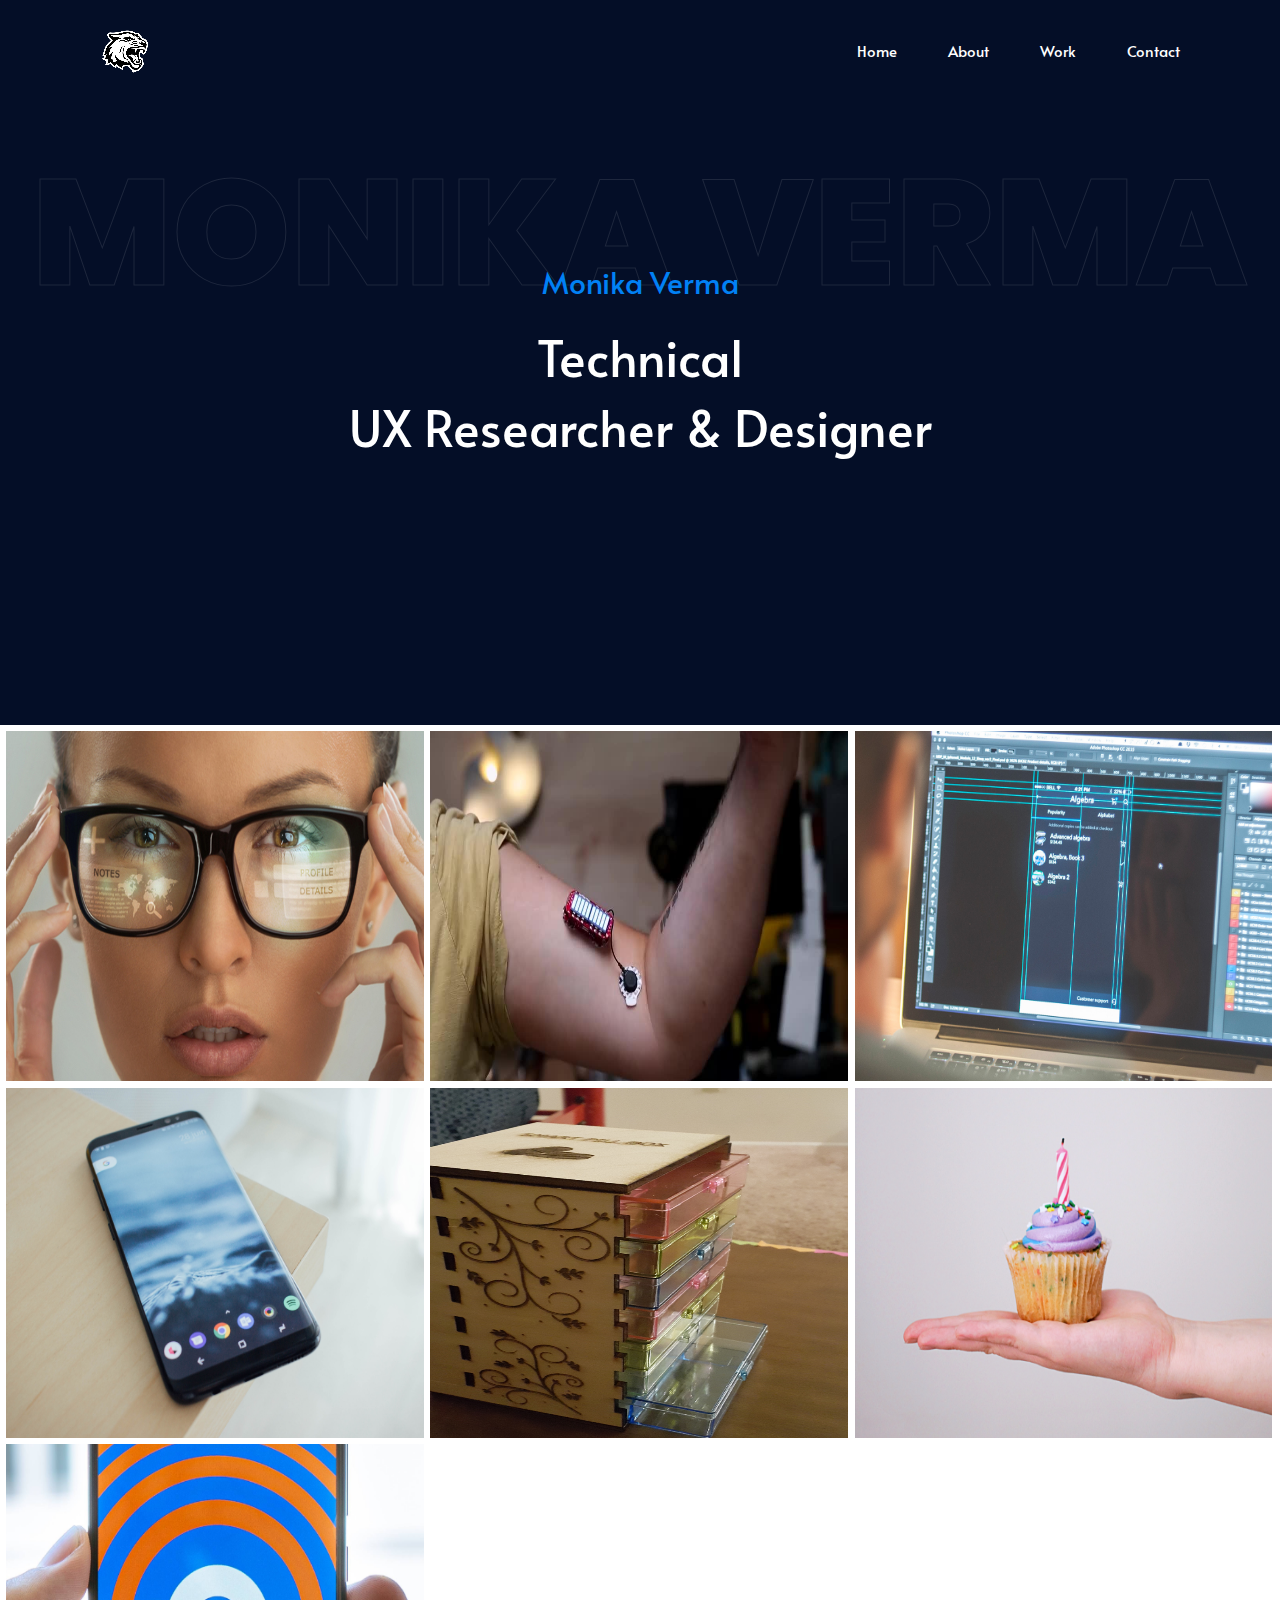
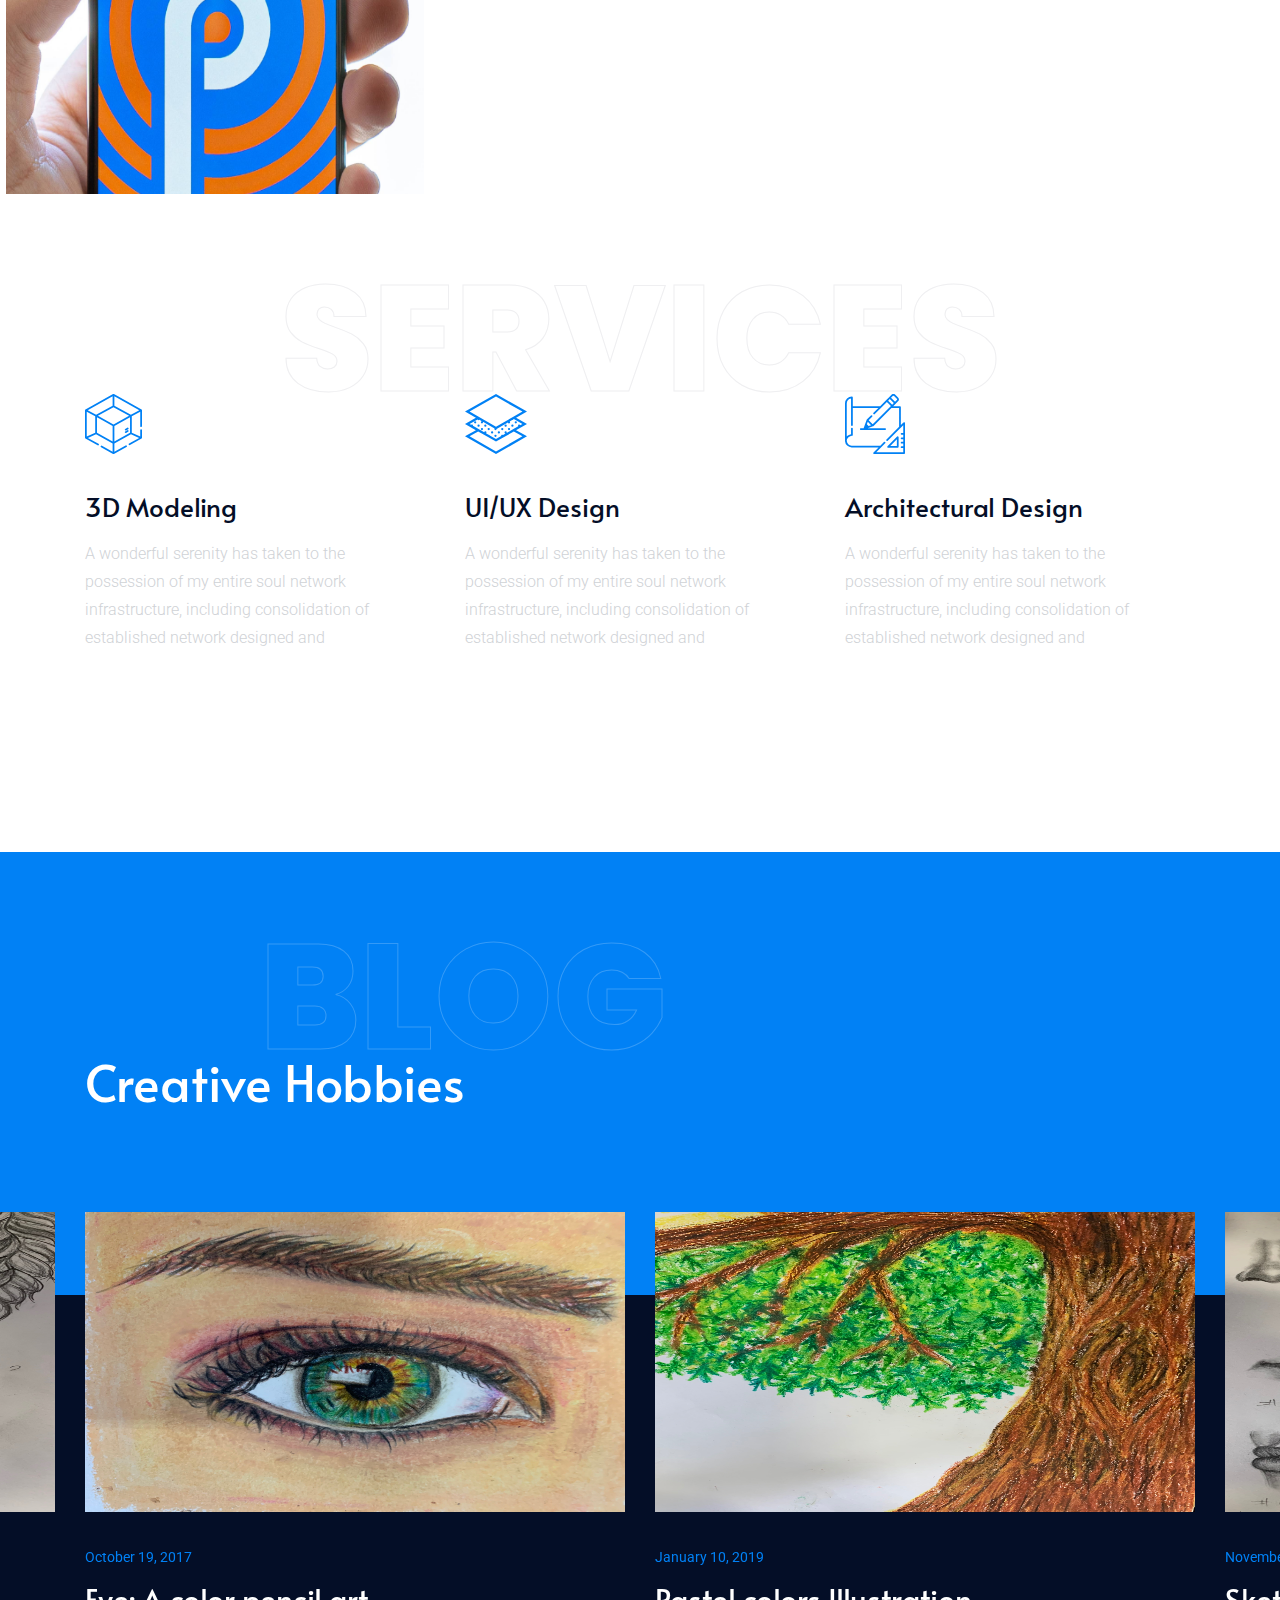
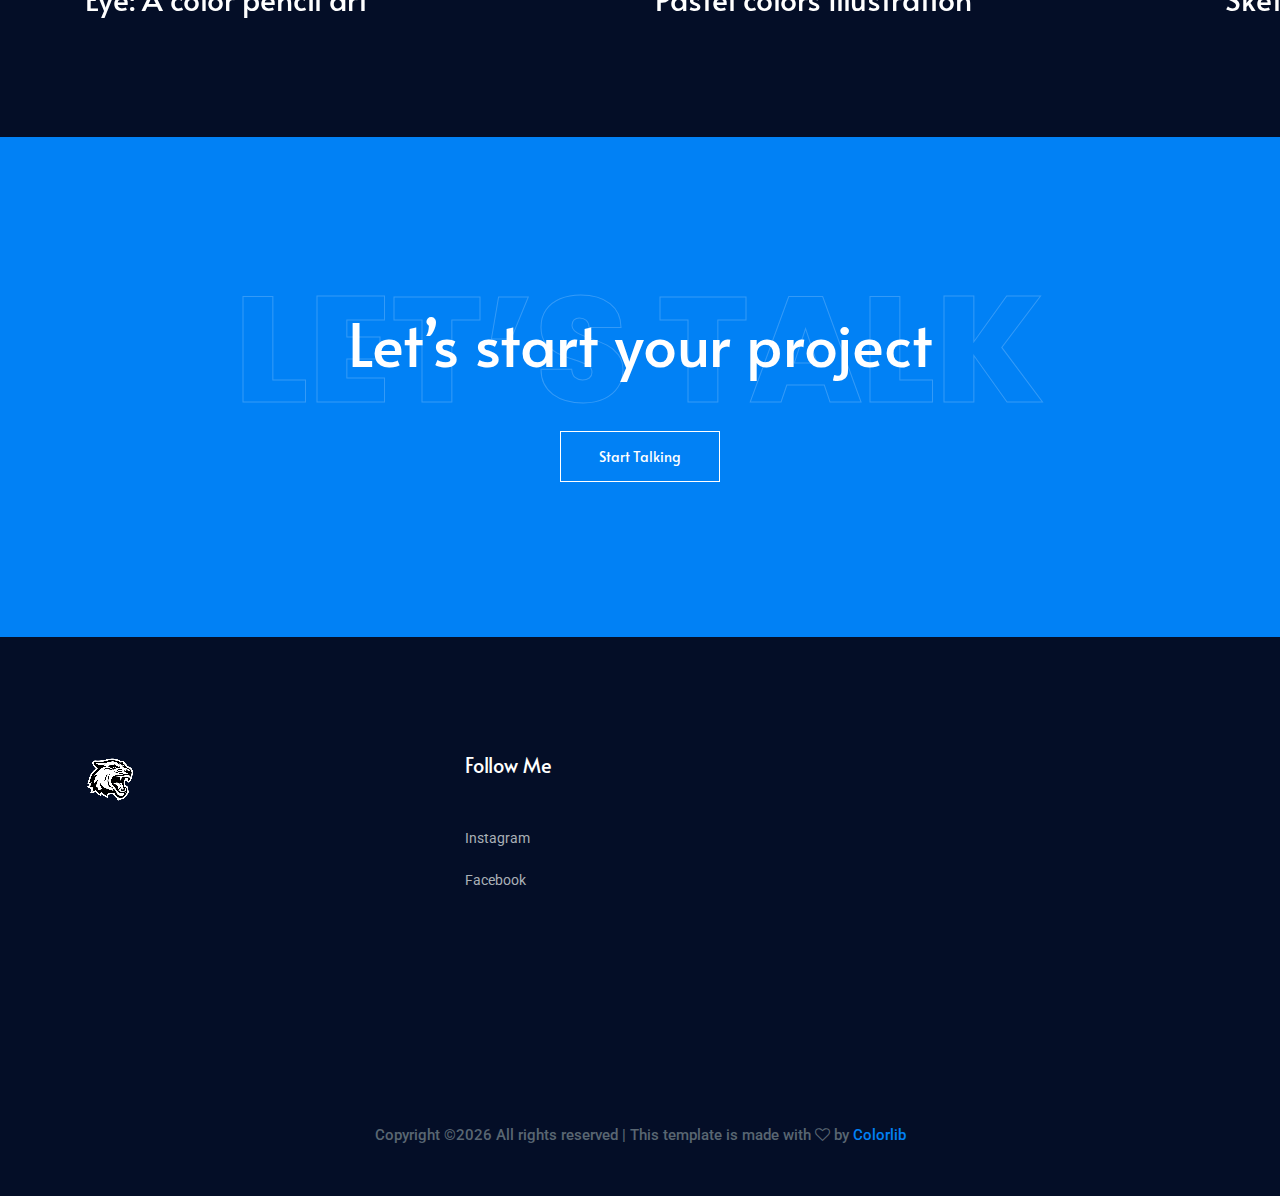
<file: index.html>
<!doctype html>
<html class="no-js" lang="zxx">

<head>
    <meta charset="utf-8">
    <meta http-equiv="x-ua-compatible" content="ie=edge">
    <title>portfolio</title>
    <meta name="description" content="">
    <meta name="viewport" content="width=device-width, initial-scale=1">

    <!-- <link rel="manifest" href="site.webmanifest"> -->
    <!-- Place favicon.ico in the root directory -->

    <!-- CSS here -->
    <link rel="stylesheet" href="css/bootstrap.min.css">
    <link rel="stylesheet" href="css/owl.carousel.min.css">
    <link rel="stylesheet" href="css/magnific-popup.css">
    <link rel="stylesheet" href="css/font-awesome.min.css">
    <link rel="stylesheet" href="css/themify-icons.css">
    <link rel="stylesheet" href="css/nice-select.css">
    <link rel="stylesheet" href="css/flaticon.css">
    <link rel="stylesheet" href="css/gijgo.css">
    <link rel="stylesheet" href="css/animate.min.css">
    <link rel="stylesheet" href="css/slick.css">
    <link rel="stylesheet" href="css/slicknav.css">
    <link rel="stylesheet" href="css/style.css">
    <!-- <link rel="stylesheet" href="css/responsive.css"> -->
</head>

<body>
    <!--[if lte IE 9]>
            <p class="browserupgrade">You are using an <strong>outdated</strong> browser. Please <a href="https://browsehappy.com/">upgrade your browser</a> to improve your experience and security.</p>
        <![endif]-->

    <!-- header-start -->
    <header>
        <div class="header-area ">
            <div id="sticky-header" class="main-header-area">
                <div class="container-fluid">
                    <div class="row align-items-center">
                        <div class="col-xl-3 col-lg-2">
                            <div class="logo">
                                <a href="index.html">
                                    <img src="img/tigerrit.png" alt="">
                                </a>
                            </div>
                        </div>
                        <div class="col-xl-9 col-lg-10">
                            <div class="main-menu  d-none d-lg-block text-right">
                                <nav>
                                    <ul id="navigation">
                                        <li><a class="active" href="index.html">Home</a></li>
                                        <li><a href="about.html">About</a></li>
                                        <li><a href="work.html">Work</a></li>
                                        <li><a href="contact.html">Contact</a></li>
                                    </ul>
                                </nav>
                            </div>
                        </div>
                        <div class="col-12">
                            <div class="mobile_menu d-block d-lg-none"></div>
                        </div>
                    </div>

                </div>
            </div>
        </div>
    </header>
    <!-- header-end -->

    <!-- slider_area_start -->
    <div class="slider_area">
        <div class="single_slider  d-flex align-items-center slider_bg_1">
            <div class="outline_text d-none d-lg-block">
                Monika Verma
            </div>
            <div class="container">
                <div class="row align-items-center justify-content-center">
                    <div class="col-xl-12">
                        <div class="slider_text text-center">
                            <span>Monika Verma</span>
                            <h3>
                                Technical 
                            </h3>
                            <h3>
                                UX Researcher & Designer
                            </h3>
                        </div>
                    </div>
                </div>
            </div>
        </div>
    </div>
    <!-- slider_area_end -->


    <div class="portfolio_area">
        <!-- <div class="container-fluid p-0"> -->
            <div class="portfolio_wrap">
                <div class=" single_gallery small_width">
                    <div class="thumb">
                        <img src="img/portfolio/Intelliglass.jpg" alt="">
                    </div>
                    <div class="gallery_hover">
                        <div class="hover_inner">
                                <span>Gen9(NDA) Wearable</span>
                                <a href="cosmosvue.html"> 
                                    <h3>Cosmos Vue:Smartglass UX
                                    ​</h3>
                                    </a>
                                
                        </div>
                    </div>
                </div>
                <div class=" single_gallery small_width">
                    <div class="thumb">
                        <img src="img/portfolio/myoy.jpg" alt="">
                    </div>
                    <div class="gallery_hover">
                        <a href="mutox.html"> </a>
                        <div class="hover_inner">
                                <span>Muscle Notification Wearable</span>
                                <a href="mutox.html"> 
                                    <h3>Mutox:Wearable UX
                                    ​</h3>
                                    </a>
                                
                        </div>
                    </div>
                </div>
                <div class="single_gallery small_width">
                    <div class="thumb">
                        <img src="img/portfolio/ups.jpg" alt="">
                    </div>
                    <div class="gallery_hover">
                            <div class="hover_inner">
                                    <span>Mobile App Design</span> 
                                    <a href="upsApplication.html"> <h3>UPS App Design
                                        ​</h3>
                                        </a>
                            </div>
                        </div>
                </div>
                <div class="single_gallery small_width">
                    <div class="thumb">
                        <img src="img/portfolio/3.png" alt="">
                    </div>
                    <div class="gallery_hover">
                            <div class="hover_inner">
                                    <span>Usability Evaluation</span>
                                    <a href="wordPress.html"> <h3>Word Press Website</h3></a>
                            </div>
                        </div>
                </div>
                <div class=" single_gallery small_width">
                    <div class="thumb">
                        <img src="img/portfolio/pillbox.jpg" alt="">
                    </div>
                    <div class="gallery_hover">
                            <div class="hover_inner">
                                    <span>IoT technology</span>
                                    <a href="pillBox.html"> <h3>Smart Pill Box</h3></a>
                            </div>
                        </div>
                </div>
                <div class=" single_gallery small_width">
                    <div class="thumb">
                        <img src="img/portfolio/4.png" alt="">
                    </div>
                    <div class="gallery_hover">
                            <div class="hover_inner">
                                    <span>Experimental Study</span> 
                                    <a href="https://9fe2f8c2-958f-4880-9929-679b4eae8af1.filesusr.com/ugd/8f29cc_71cd2d24befb4c598e22091ded4de097.pdf"> <h3>UX: Visual Text vs Images</h3></a>
                            </div>
                        </div>
                </div>
                <div class="single_gallery small_width">
                    <div class="thumb">
                        <img src="img/portfolio/5.png" alt="">
                    </div>
                    <div class="gallery_hover">
                            <div class="hover_inner">
                                    <span>Qualitative Study</span>
                                    <a href="https://9fe2f8c2-958f-4880-9929-679b4eae8af1.filesusr.com/ugd/8f29cc_f16dcf410e1e4c069b7d66fff66abf07.pdf"> <h3>Dynamic Captioning for DHH</h3></a>
                            </div>
                        </div>
                </div>
                
            </div>
        <!-- </div> -->
        <!-- <div class="more_works text-center">
            <a href="portfolio-work.html">More Works</a>
        </div> -->
    </div>


    <!-- service_area  -->
    <div class="service_area">
            <div class="outline_text white d-none d-lg-block">
                    Services
            </div>
        <div class="container">
            <div class="row">
                <div class="col-xl-4 col-lg-4 col-md-6">
                    <div class="single_service">
                        <div class="icon">
                            <img src="img/svg_icon/1.svg" alt="">
                        </div>
                        <h3>3D Modeling</h3>
                        <p>A wonderful serenity has taken to the  <br> possession of my entire soul network <br> infrastructure, including consolidation of <br> established network designed and</p>
                    </div>
                </div>
                <div class="col-xl-4 col-lg-4 col-md-6">
                    <div class="single_service">
                        <div class="icon">
                            <img src="img/svg_icon/2.svg" alt="">
                        </div>
                        <h3>UI/UX Design</h3>
                        <p>A wonderful serenity has taken to the  <br> possession of my entire soul network <br> infrastructure, including consolidation of <br> established network designed and</p>
                    </div>
                </div>
                <div class="col-xl-4 col-lg-4 col-md-6">
                    <div class="single_service">
                        <div class="icon">
                            <img src="img/svg_icon/3.svg" alt="">
                        </div>
                        <h3>Architectural Design</h3>
                        <p>A wonderful serenity has taken to the  <br> possession of my entire soul network <br> infrastructure, including consolidation of <br> established network designed and</p>
                    </div>
                </div>
            </div>
        </div>
    </div>
    <!--/ service_area  -->

    <div class="creative_blog_area">
            <div class="outline_text blog d-none d-lg-block ">
                    Blog
            </div>
        <div class="container">
            <div class="row align-items-center">
                <div class="col-lg-9 col-md-6">
                    <div class="blog_title">
                        <h3> Creative Hobbies</h3>
                    </div>
                </div>
                
            </div>
        </div>
        <div class="container">
            <div class="row">
                <div class="col-lg-12">
                    <div class="creative_blog_active owl-carousel">
                        <div class="single_blog">
                            <div class="thumb">
                                <a href="#">
                                    <img src="img/creative_blog/eye.jpg" alt="">
                                </a>
                            </div>
                            <div class="blog_content">
                                <a href="#">
                                    <span class="date">October 19, 2017</span>
                                </a>
                                <a href="#">
                                    <h3>Eye: A color pencil art</h3>
                                </a>
                                
                            </div>
                        </div>
                        <div class="single_blog">
                            <div class="thumb">
                                <a href="#">
                                    <img src="img/creative_blog/underatree.jpg" alt="">
                                </a>
                            </div>
                            <div class="blog_content">
                                <a href="#">
                                    <span class="date">January 10, 2019</span>
                                </a>
                                <a href="#">
                                    <h3>Pastel colors Illustration</h3>
                                </a>
                                <!--<div class="owner_info">
                                    <div class="author_thumb">
                                        <img src="img/creative_blog/author3.png" alt="">
                                    </div>
                                    <div class="info">
                                        <a href="#"><h4>Mesica Chouhan</h4></a>
                                        <p>Business Owner</p>
                                    </div>
                                </div>-->
                            </div>
                        </div>
                        <div class="single_blog">
                            <div class="thumb">
                                <a href="#">
                                    <img src="img/creative_blog/sketch_practice.jpg" alt="">
                                </a>
                            </div>
                            <div class="blog_content">
                                <a href="#">
                                    <span class="date">November 2, 2019</span>
                                </a>
                                <a href="#">
                                    <h3>Sketching practices</h3>
                                </a>
                                
                            </div>
                        </div>
                    </div>
                </div>
            </div>
        </div>

    </div>

  
    
    <!-- discuss_projects_start  -->
    <div class="discuss_projects">
            <div class="outline_text white project d-none d-lg-block">
                    Let’s talk
            </div>
        <div class="container">
            <div class="row">
                <div class="col-xl-12">
                    <div class="project_text text-center">
                        <h3>Let’s start your project </h3>
                        <a class="boxed-btn3" href="#">Start Talking</a>
                    </div>
                </div>
            </div>
        </div>
    </div>
    <!-- discuss_projects_end  -->

    <!-- footer start -->
    <footer class="footer">
            <div class="footer_top">
                <div class="container">
                    <div class="row">
                        <div class="col-xl-4 col-md-6 col-lg-4">
                            <div class="footer_widget">
                               <div class="logo_footer">
                                   <a href="index.html">
                                       <img src="img/tigerrit.png" alt="">
                                   </a>
                               </div>
    
                            </div>
                        </div>
                        
                        <div class="ccol-xl-3 col-md-6 col-lg-3">
                            <div class="footer_widget">
                                <h3 class="footer_title">
                                        Follow Me
                                </h3>
                                <ul>
                                    <li><a href="#">Instagram</a></li>
                                    <li><a href="#">Facebook</a></li>
                                </ul>
                            </div>
                        </div>
                    </div>
                </div>
            </div>
            <div class="copy-right_text">
                <div class="container">
                    <div class="row">
                        <div class="col-xl-12">
                            <p class="copy_right text-center">
                                <!-- Link back to Colorlib can't be removed. Template is licensed under CC BY 3.0. -->
Copyright &copy;<script>document.write(new Date().getFullYear());</script> All rights reserved | This template is made with <i class="fa fa-heart-o" aria-hidden="true"></i> by <a href="https://colorlib.com" target="_blank">Colorlib</a>
<!-- Link back to Colorlib can't be removed. Template is licensed under CC BY 3.0. -->
                            </p>
                        </div>
                    </div>
                </div>
            </div>
        </footer>
    <!--/ footer end  -->

    <!-- JS here -->
    <script src="js/vendor/modernizr-3.5.0.min.js"></script>
    <script src="js/vendor/jquery-1.12.4.min.js"></script>
    <script src="js/popper.min.js"></script>
    <script src="js/bootstrap.min.js"></script>
    <script src="js/owl.carousel.min.js"></script>
    <script src="js/isotope.pkgd.min.js"></script>
    <script src="js/ajax-form.js"></script>
    <script src="js/waypoints.min.js"></script>
    <script src="js/jquery.counterup.min.js"></script>
    <script src="js/imagesloaded.pkgd.min.js"></script>
    <script src="js/scrollIt.js"></script>
    <script src="js/jquery.scrollUp.min.js"></script>
    <script src="js/wow.min.js"></script>
    <script src="js/nice-select.min.js"></script>
    <script src="js/jquery.slicknav.min.js"></script>
    <script src="js/jquery.magnific-popup.min.js"></script>
    <script src="js/plugins.js"></script>
    <script src="js/gijgo.min.js"></script>

    <!--contact js-->
    <script src="js/contact.js"></script>
    <script src="js/jquery.ajaxchimp.min.js"></script>
    <script src="js/jquery.form.js"></script>
    <script src="js/jquery.validate.min.js"></script>
    <script src="js/mail-script.js"></script>

    <script src="js/main.js"></script>
</body>

</html>
</file>
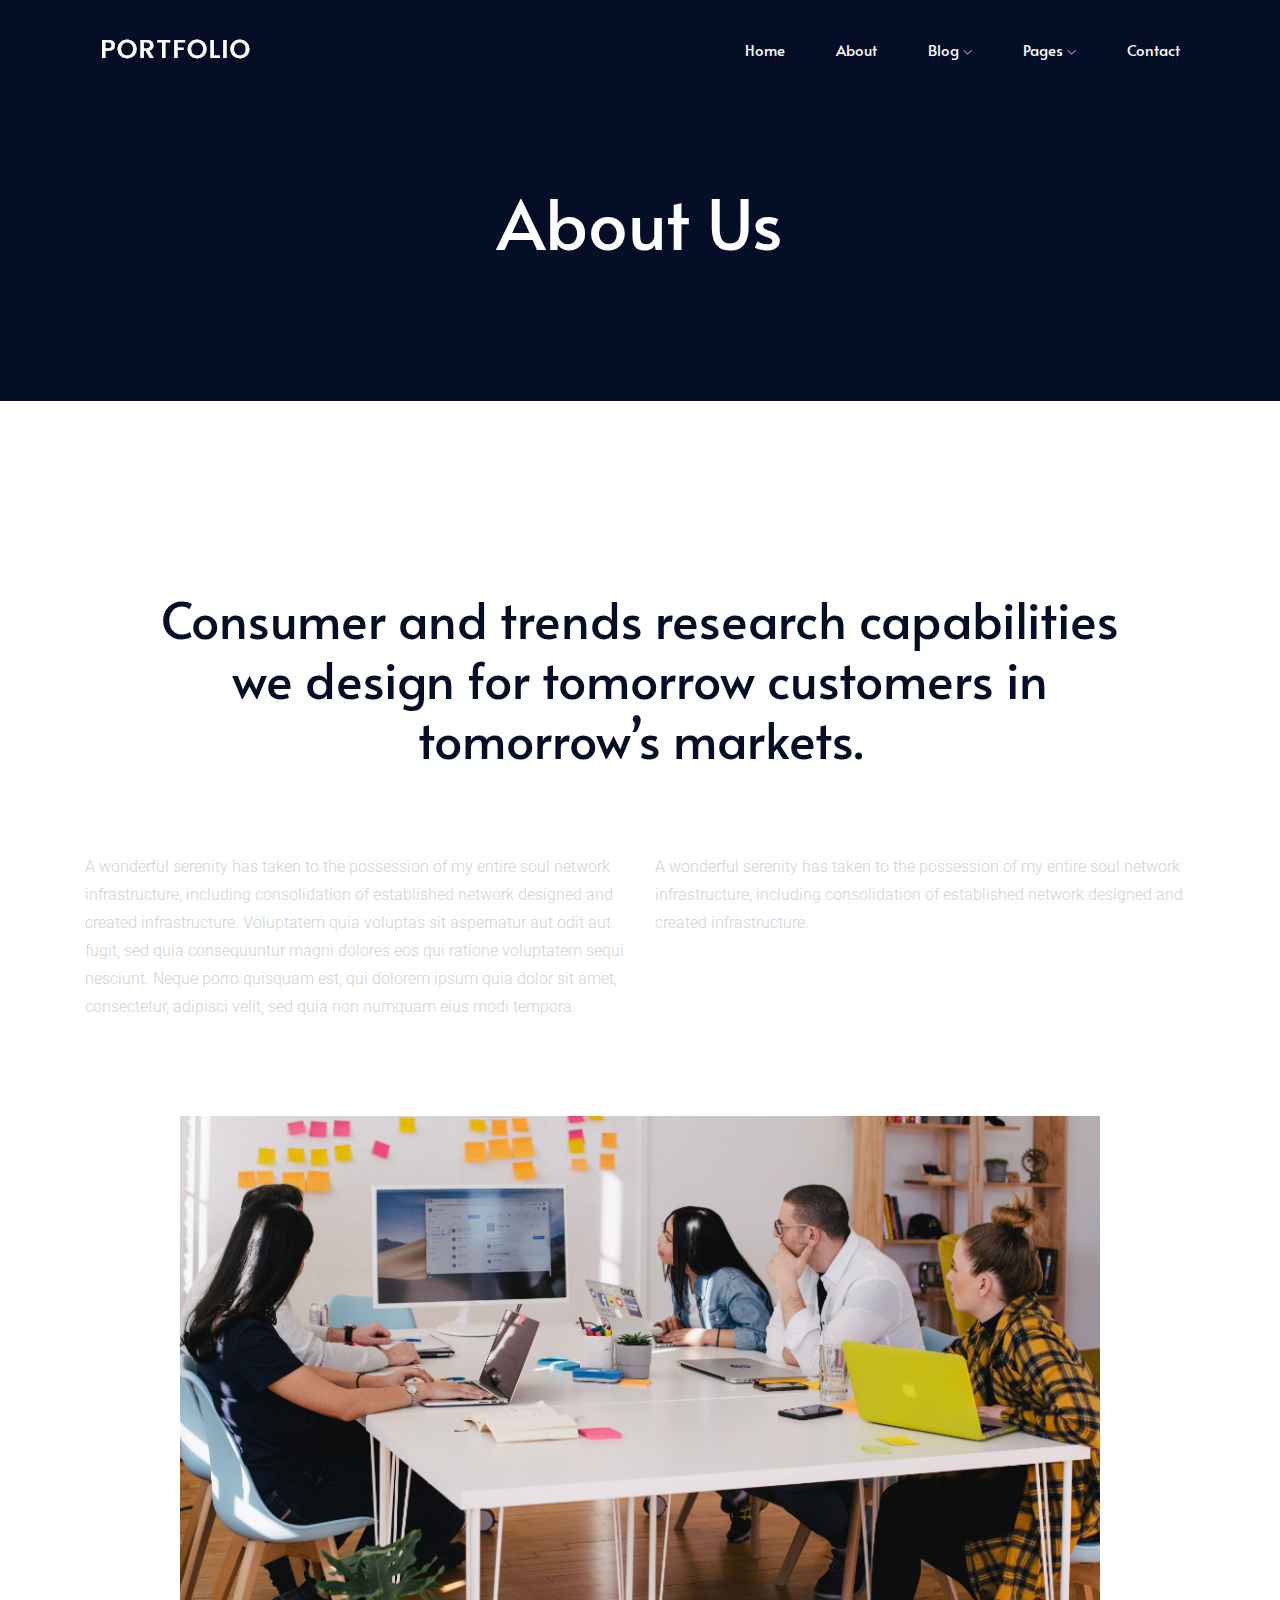
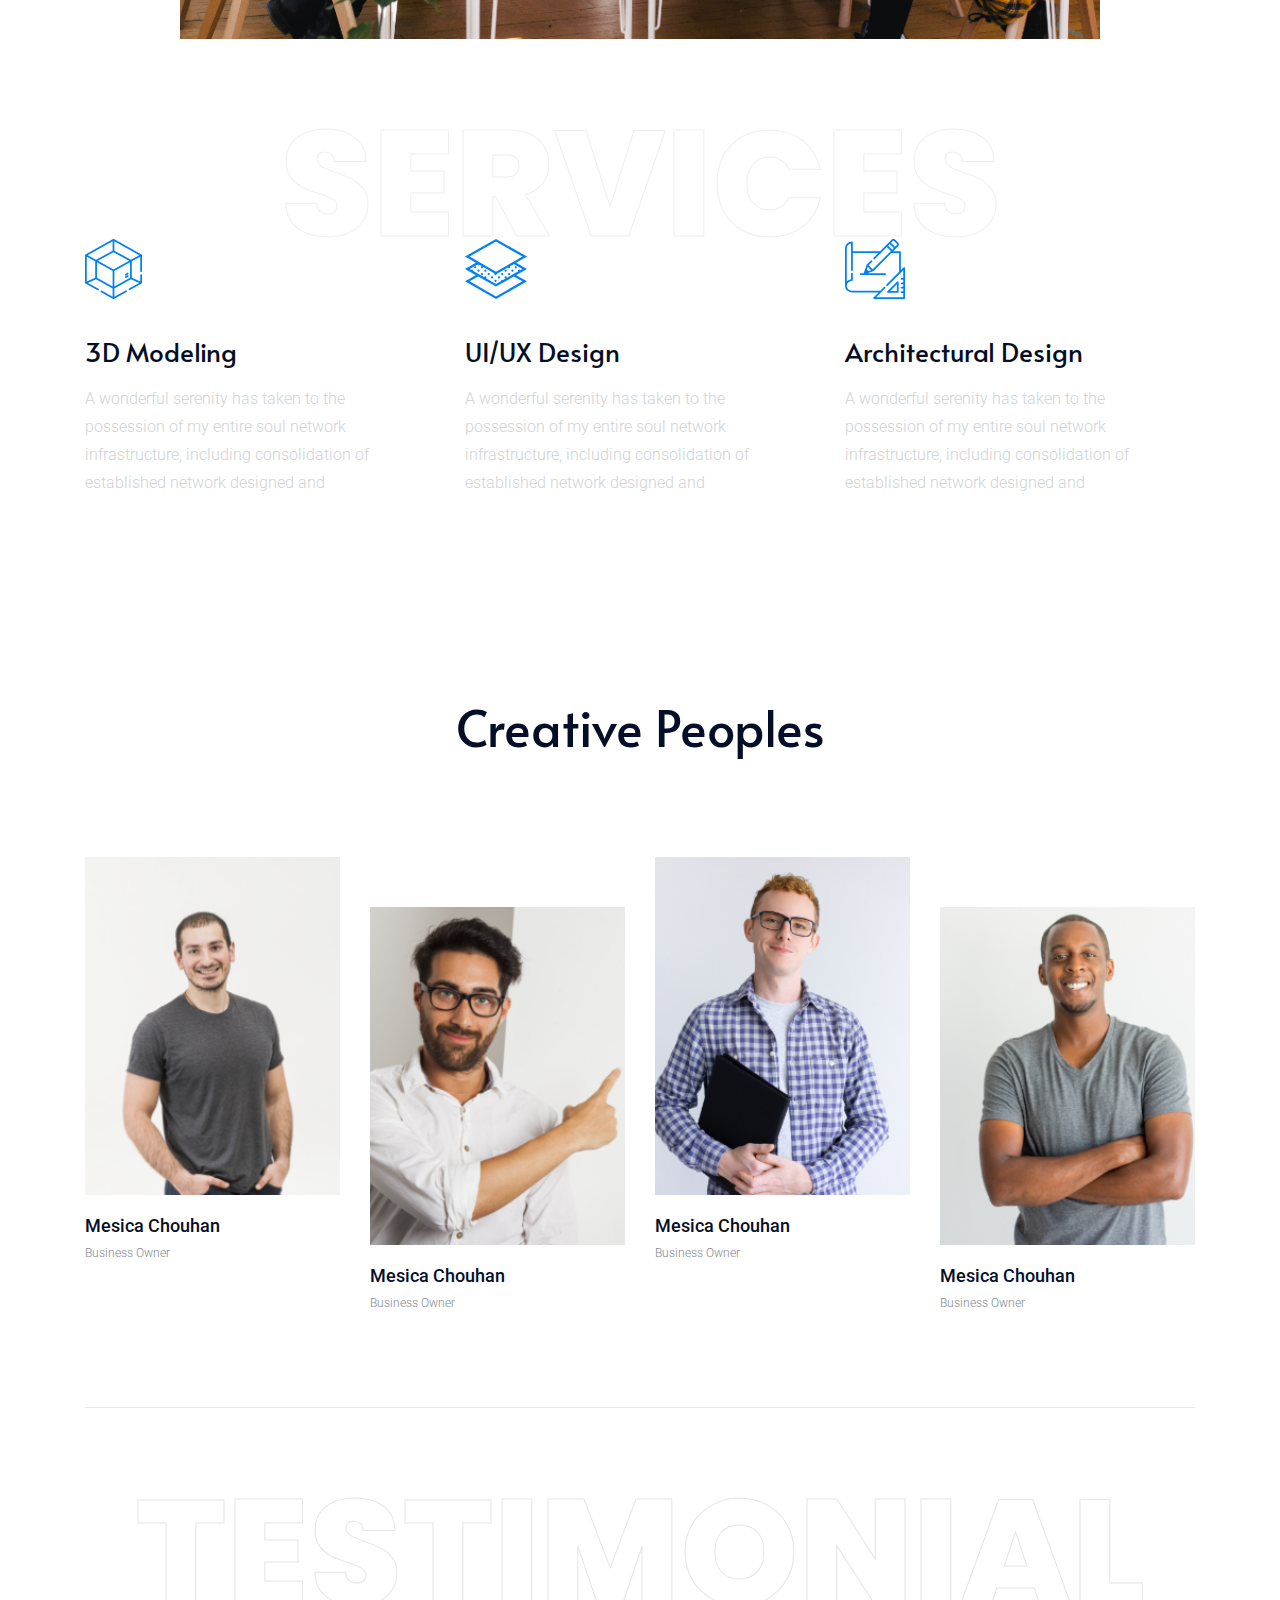
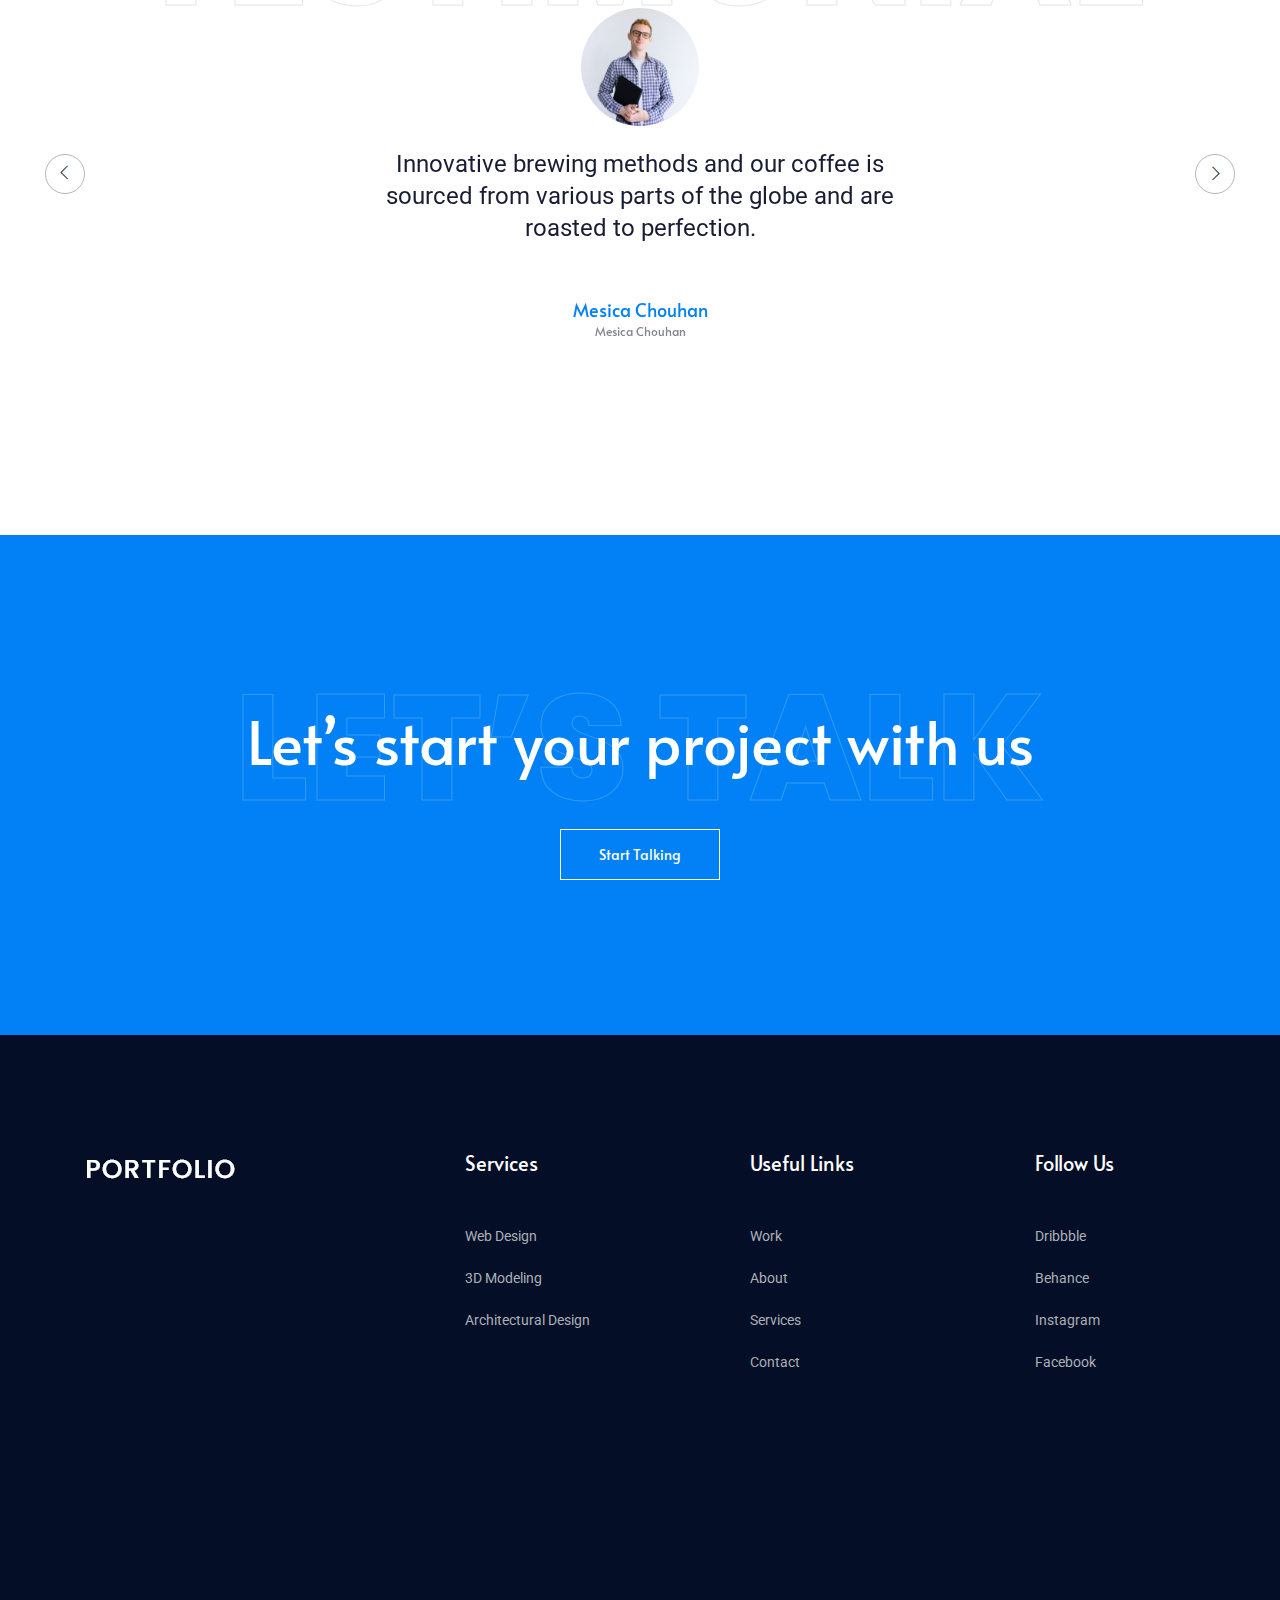
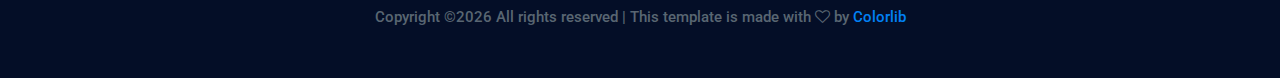
<file: about.html>
<!doctype html>
<html class="no-js" lang="zxx">

<head>
    <meta charset="utf-8">
    <meta http-equiv="x-ua-compatible" content="ie=edge">
    <title>portfolio</title>
    <meta name="description" content="">
    <meta name="viewport" content="width=device-width, initial-scale=1">

    <!-- <link rel="manifest" href="site.webmanifest"> -->
    <!-- Place favicon.ico in the root directory -->

    <!-- CSS here -->
    <link rel="stylesheet" href="css/bootstrap.min.css">
    <link rel="stylesheet" href="css/owl.carousel.min.css">
    <link rel="stylesheet" href="css/magnific-popup.css">
    <link rel="stylesheet" href="css/font-awesome.min.css">
    <link rel="stylesheet" href="css/themify-icons.css">
    <link rel="stylesheet" href="css/nice-select.css">
    <link rel="stylesheet" href="css/flaticon.css">
    <link rel="stylesheet" href="css/gijgo.css">
    <link rel="stylesheet" href="css/animate.min.css">
    <link rel="stylesheet" href="css/slick.css">
    <link rel="stylesheet" href="css/slicknav.css">
    <link rel="stylesheet" href="css/style.css">
    <!-- <link rel="stylesheet" href="css/responsive.css"> -->
</head>

<body>
    <!--[if lte IE 9]>
            <p class="browserupgrade">You are using an <strong>outdated</strong> browser. Please <a href="https://browsehappy.com/">upgrade your browser</a> to improve your experience and security.</p>
        <![endif]-->

    <!-- header-start -->
    <header>
        <div class="header-area ">
            <div id="sticky-header" class="main-header-area">
                <div class="container-fluid">
                    <div class="row align-items-center">
                        <div class="col-xl-3 col-lg-2">
                            <div class="logo">
                                <a href="index.html">
                                    <img src="img/logo.png" alt="">
                                </a>
                            </div>
                        </div>
                        <div class="col-xl-9 col-lg-10">
                            <div class="main-menu  d-none d-lg-block text-right">
                                <nav>
                                    <ul id="navigation">
                                        <li><a class="active" href="index.html">home</a></li>
                                        <li><a href="about.html">About</a></li>
                                        
                                        <li><a href="#">blog <i class="ti-angle-down"></i></a>
                                            <ul class="submenu">
                                                <li><a href="blog.html">blog</a></li>
                                                <li><a href="single-blog.html">single-blog</a></li>
                                            </ul>
                                        </li>
                                        <li><a href="#">pages <i class="ti-angle-down"></i></a>
                                            <ul class="submenu">
                                                    <li><a href="portfolio-work.html">Portfolio work</a></li>
                                                 <li><a href="work_details.html">work details</a></li>
                                                 <li><a href="services.html">Services</a></li>
                                                 <li><a href="elements.html">elements</a></li>
                                            </ul>
                                        </li>
                                        <li><a href="contact.html">Contact</a></li>
                                    </ul>
                                </nav>
                            </div>
                        </div>
                        <div class="col-12">
                            <div class="mobile_menu d-block d-lg-none"></div>
                        </div>
                    </div>

                </div>
            </div>
        </div>
    </header>
    <!-- header-end -->
    <!-- bradcam_area  -->
    <div class="bradcam_area">
        <div class="container">
            <div class="row">
                <div class="col-xl-12">
                    <div class="bradcam_text text-center">
                        <h3>About Us</h3>
                    </div>
                </div>
            </div>
        </div>
    </div>
    <!-- /bradcam_area  -->

    <div class="about_wrap_area">
        <div class="container">
            <div class="row justify-content-center">
                <div class="col-lg-11">
                    <div class="about_heading text-center">
                        <h3>Consumer and trends research capabilities we design for tomorrow customers in tomorrow’s markets.</h3>
                    </div>
                </div>
            </div>
            <div class="about_info_wrap">
                <div class="row">
                    <div class="col-lg-6">
                        <div class="single_info">
                            <p>A wonderful serenity has taken to the possession of my entire soul network infrastructure, including consolidation of established network designed and created infrastructure. Voluptatem quia voluptas sit aspernatur aut odit aut fugit, sed quia consequuntur magni dolores eos qui ratione voluptatem sequi nesciunt. Neque porro quisquam est, qui dolorem ipsum quia dolor sit amet, consectetur, adipisci velit, sed quia non numquam eius modi tempora.</p>
                        </div>
                    </div>
                    <div class="col-lg-6">
                        <div class="single_info">
                            <p>A wonderful serenity has taken to the possession of my entire soul network infrastructure, including consolidation of established network designed and created infrastructure.</p>
                        </div>
                    </div>
                </div>
                <div class="row justify-content-center">
                    <div class="col-lg-10">
                        <div class="about_banner">
                            <img src="img/about/about_banner.png" alt="">
                        </div>
                    </div>
                </div>
            </div>
        </div>
    </div>

    <!-- service_area  -->
    <div class="service_area">
        <div class="outline_text white d-none d-lg-block">
                Services
        </div>
        <div class="container">
            <div class="row">
                <div class="col-xl-4 col-lg-4 col-md-6">
                    <div class="single_service">
                        <div class="icon">
                            <img src="img/svg_icon/1.svg" alt="">
                        </div>
                        <h3>3D Modeling</h3>
                        <p>A wonderful serenity has taken to the  <br> possession of my entire soul network <br> infrastructure, including consolidation of <br> established network designed and</p>
                    </div>
                </div>
                <div class="col-xl-4 col-lg-4 col-md-6">
                    <div class="single_service">
                        <div class="icon">
                            <img src="img/svg_icon/2.svg" alt="">
                        </div>
                        <h3>UI/UX Design</h3>
                        <p>A wonderful serenity has taken to the  <br> possession of my entire soul network <br> infrastructure, including consolidation of <br> established network designed and</p>
                    </div>
                </div>
                <div class="col-xl-4 col-lg-4 col-md-6">
                    <div class="single_service">
                        <div class="icon">
                            <img src="img/svg_icon/3.svg" alt="">
                        </div>
                        <h3>Architectural Design</h3>
                        <p>A wonderful serenity has taken to the  <br> possession of my entire soul network <br> infrastructure, including consolidation of <br> established network designed and</p>
                    </div>
                </div>
            </div>
        </div>
    </div>
    <!--/ service_area  -->

    <div class="creative_people">
        <div class="container">
            <div class="row">
                <div class="col-lg-12">
                    <div class="section_title text-center">
                        <h4>Creative Peoples</h4>
                    </div>
                </div>
            </div>
            <div class="border_bottom">
                <div class="row">
                    <div class="col-lg-3 col-md-6">
                        <div class="single_people">
                            <div class="thumb">
                                <img src="img/team/1.png" alt="">
                            </div>
                            <div class="people_info">
                                <h4>Mesica Chouhan</h4>
                                <p>Business Owner</p>
                            </div>
                        </div>
                    </div>
                    <div class="col-lg-3 col-md-6">
                        <div class="single_people">
                            <div class="thumb">
                                <img src="img/team/2.png" alt="">
                            </div>
                            <div class="people_info">
                                <h4>Mesica Chouhan</h4>
                                <p>Business Owner</p>
                            </div>
                        </div>
                    </div>
                    <div class="col-lg-3 col-md-6">
                        <div class="single_people">
                            <div class="thumb">
                                <img src="img/team/3.png" alt="">
                            </div>
                            <div class="people_info">
                                <h4>Mesica Chouhan</h4>
                                <p>Business Owner</p>
                            </div>
                        </div>
                    </div>
                    <div class="col-lg-3 col-md-6">
                        <div class="single_people">
                            <div class="thumb">
                                <img src="img/team/4.png" alt="">
                            </div>
                            <div class="people_info">
                                <h4>Mesica Chouhan</h4>
                                <p>Business Owner</p>
                            </div>
                        </div>
                    </div>
                </div>
            </div>
        </div>
    </div>


    <!-- testimonial_area  -->
    <div class="testimonial_area ">
            <div class="outline_text white testmonial d-none d-lg-block">
                    Testimonial
            </div>
            <div class="container">
                <div class="row">
                    <div class="col-xl-12">
                        <div class="testmonial_active owl-carousel">
                            <div class="single_carousel">
                                <div class="row justify-content-center">
                                    <div class="col-lg-6">
                                        <div class="single_testmonial text-center">
                                                <div class="thumb">
                                                        <img src="img/testmonial/thumb.png" alt="">
                                                </div>
                                            <p>Innovative brewing methods and our coffee is sourced from various parts of the globe and are roasted to perfection. </p>
                                            <div class="testmonial_author">
                                                <h3>Mesica Chouhan</h3>
                                                <span>Mesica Chouhan</span>
                                            </div>
                                        </div>
                                    </div>
                                </div>
                            </div>
                            <div class="single_carousel">
                                <div class="row justify-content-center">
                                    <div class="col-lg-6">
                                        <div class="single_testmonial text-center">
                                                <div class="thumb">
                                                        <img src="img/testmonial/thumb.png" alt="">
                                                </div>
                                            <p>Innovative brewing methods and our coffee is sourced from various parts of the globe and are roasted to perfection. </p>
                                            <div class="testmonial_author">
                                                <h3>Mesica Chouhan</h3>
                                                <span>Mesica Chouhan</span>
                                            </div>
                                        </div>
                                    </div>
                                </div>
                            </div>
                            <div class="single_carousel">
                                <div class="row justify-content-center">
                                    <div class="col-lg-6">
                                        <div class="single_testmonial text-center">
                                                <div class="thumb">
                                                        <img src="img/testmonial/thumb.png" alt="">
                                                </div>
                                            <p>Innovative brewing methods and our coffee is sourced from various parts of the globe and are roasted to perfection. </p>
                                            <div class="testmonial_author">
                                                <h3>Mesica Chouhan</h3>
                                                <span>Mesica Chouhan</span>
                                            </div>
                                        </div>
                                    </div>
                                </div>
                            </div>
                        </div>
                    </div>
                </div>
            </div>
        </div>
    <!-- /testimonial_area  -->
    
    <!-- discuss_projects_start  -->
    <div class="discuss_projects">
            <div class="outline_text white project d-none d-lg-block">
                    Let’s talk
            </div>
        <div class="container">
            <div class="row">
                <div class="col-xl-12">
                    <div class="project_text text-center">
                        <h3>Let’s start your project with us</h3>
                        <a class="boxed-btn3" href="#">Start Talking</a>
                    </div>
                </div>
            </div>
        </div>
    </div>
    <!-- discuss_projects_end  -->

    <!-- footer start -->
    <footer class="footer">
            <div class="footer_top">
                <div class="container">
                    <div class="row">
                        <div class="col-xl-4 col-md-6 col-lg-4">
                            <div class="footer_widget">
                               <div class="logo_footer">
                                   <a href="index.html">
                                       <img src="img/logo.png" alt="">
                                   </a>
                               </div>
    
                            </div>
                        </div>
                        <div class="col-xl-3 col-md-6 col-lg-3">
                            <div class="footer_widget">
                                <h3 class="footer_title">
                                        Services
                                </h3>
                                <ul>
                                    <li><a href="#">Web Design</a></li>
                                    <li><a href="#">3D Modeling</a></li>
                                    <li><a href="#">Architectural Design</a></li>
                                </ul>
    
                            </div>
                        </div>
                        <div class="col-xl-3 col-md-6 col-lg-3">
                            <div class="footer_widget">
                                <h3 class="footer_title">
                                    Useful Links
                                </h3>
                                <ul>
                                    <li><a href="#">Work</a></li>
                                    <li><a href="#">About</a></li>
                                    <li><a href="#">Services</a></li>
                                    <li><a href="#">Contact</a></li>
                                </ul>
                            </div>
                        </div>
                        <div class="col-xl-2 col-md-6 col-lg-2">
                            <div class="footer_widget">
                                <h3 class="footer_title">
                                        Follow Us
                                </h3>
                                <ul>
                                    <li><a href="#">Dribbble</a></li>
                                    <li><a href="#">Behance</a></li>
                                    <li><a href="#">Instagram</a></li>
                                    <li><a href="#">Facebook</a></li>
                                </ul>
                            </div>
                        </div>
                    </div>
                </div>
            </div>
            <div class="copy-right_text">
                <div class="container">
                    <div class="row">
                        <div class="col-xl-12">
                            <p class="copy_right text-center">
                                <!-- Link back to Colorlib can't be removed. Template is licensed under CC BY 3.0. -->
Copyright &copy;<script>document.write(new Date().getFullYear());</script> All rights reserved | This template is made with <i class="fa fa-heart-o" aria-hidden="true"></i> by <a href="https://colorlib.com" target="_blank">Colorlib</a>
<!-- Link back to Colorlib can't be removed. Template is licensed under CC BY 3.0. -->
                            </p>
                        </div>
                    </div>
                </div>
            </div>
        </footer>
    <!--/ footer end  -->

    <!-- JS here -->
    <script src="js/vendor/modernizr-3.5.0.min.js"></script>
    <script src="js/vendor/jquery-1.12.4.min.js"></script>
    <script src="js/popper.min.js"></script>
    <script src="js/bootstrap.min.js"></script>
    <script src="js/owl.carousel.min.js"></script>
    <script src="js/isotope.pkgd.min.js"></script>
    <script src="js/ajax-form.js"></script>
    <script src="js/waypoints.min.js"></script>
    <script src="js/jquery.counterup.min.js"></script>
    <script src="js/imagesloaded.pkgd.min.js"></script>
    <script src="js/scrollIt.js"></script>
    <script src="js/jquery.scrollUp.min.js"></script>
    <script src="js/wow.min.js"></script>
    <script src="js/nice-select.min.js"></script>
    <script src="js/jquery.slicknav.min.js"></script>
    <script src="js/jquery.magnific-popup.min.js"></script>
    <script src="js/plugins.js"></script>
    <script src="js/gijgo.min.js"></script>

    <!--contact js-->
    <script src="js/contact.js"></script>
    <script src="js/jquery.ajaxchimp.min.js"></script>
    <script src="js/jquery.form.js"></script>
    <script src="js/jquery.validate.min.js"></script>
    <script src="js/mail-script.js"></script>

    <script src="js/main.js"></script>
</body>

</html>
</file>
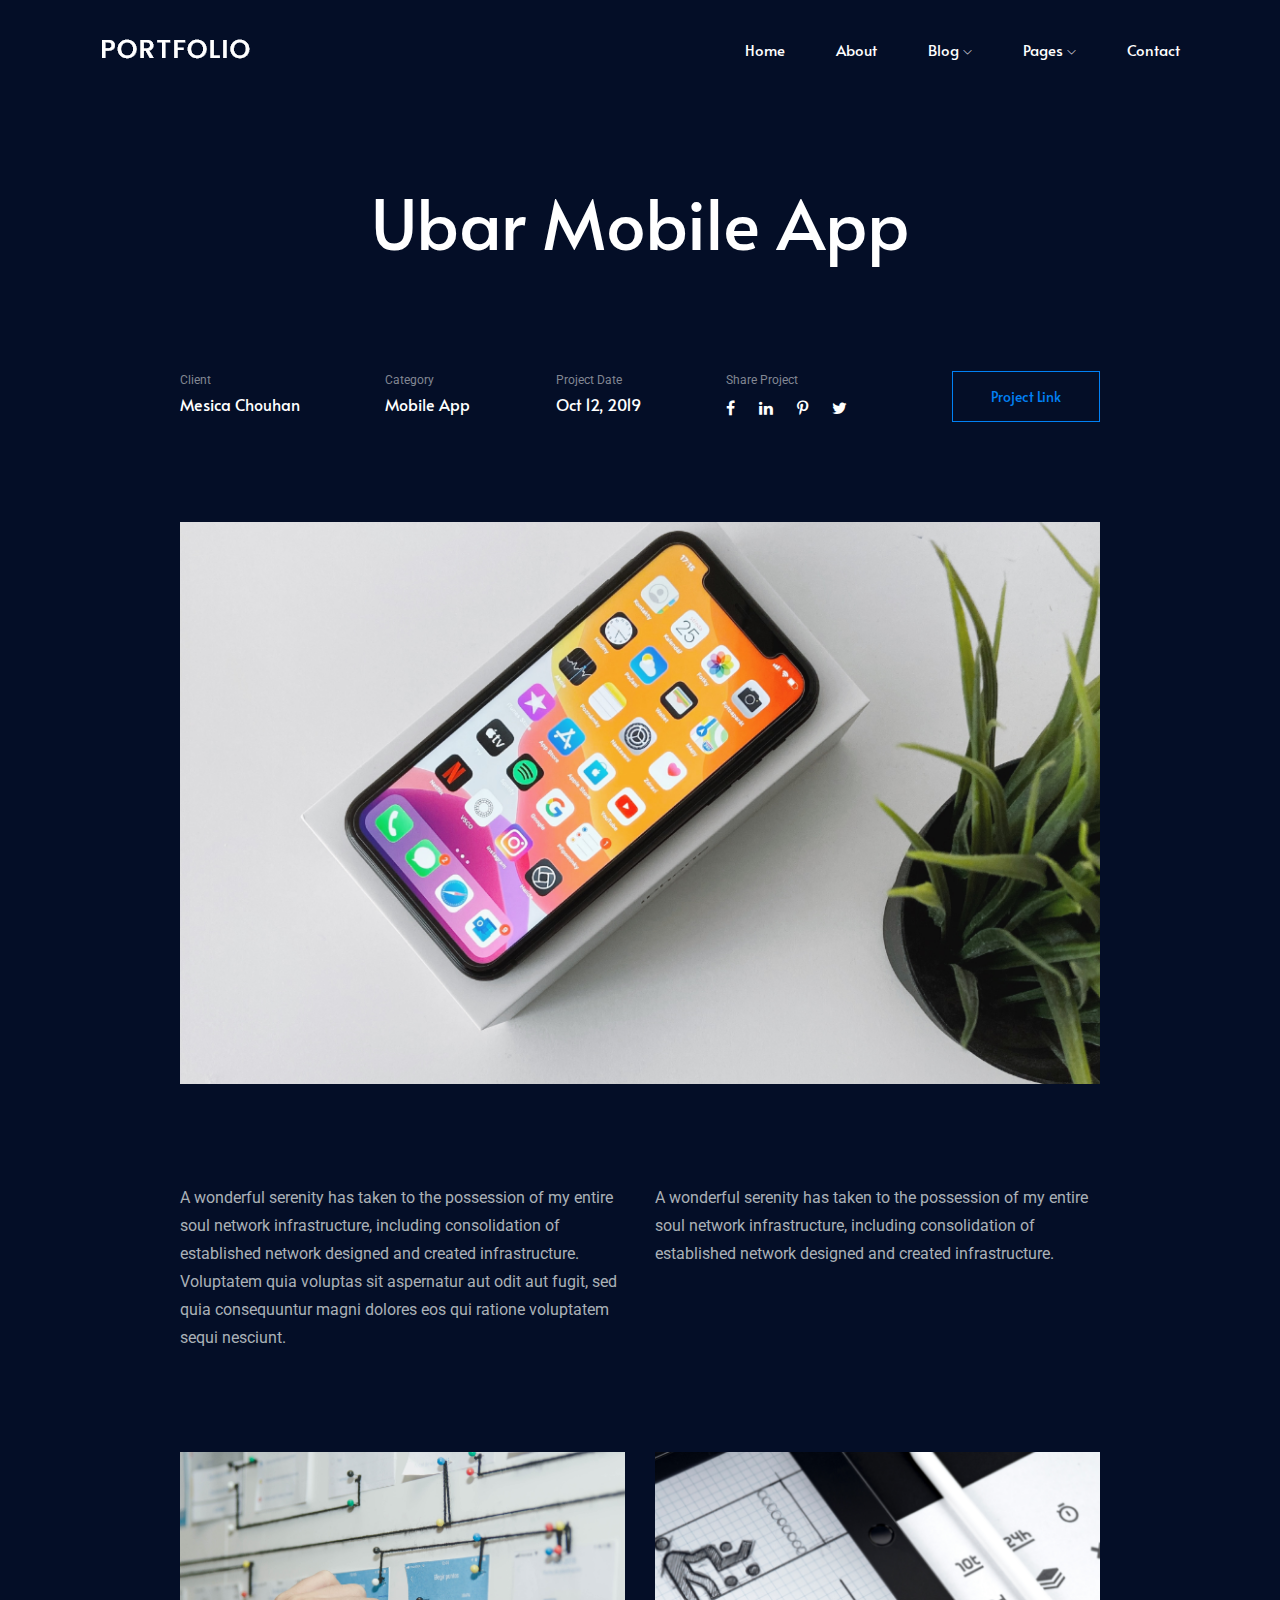
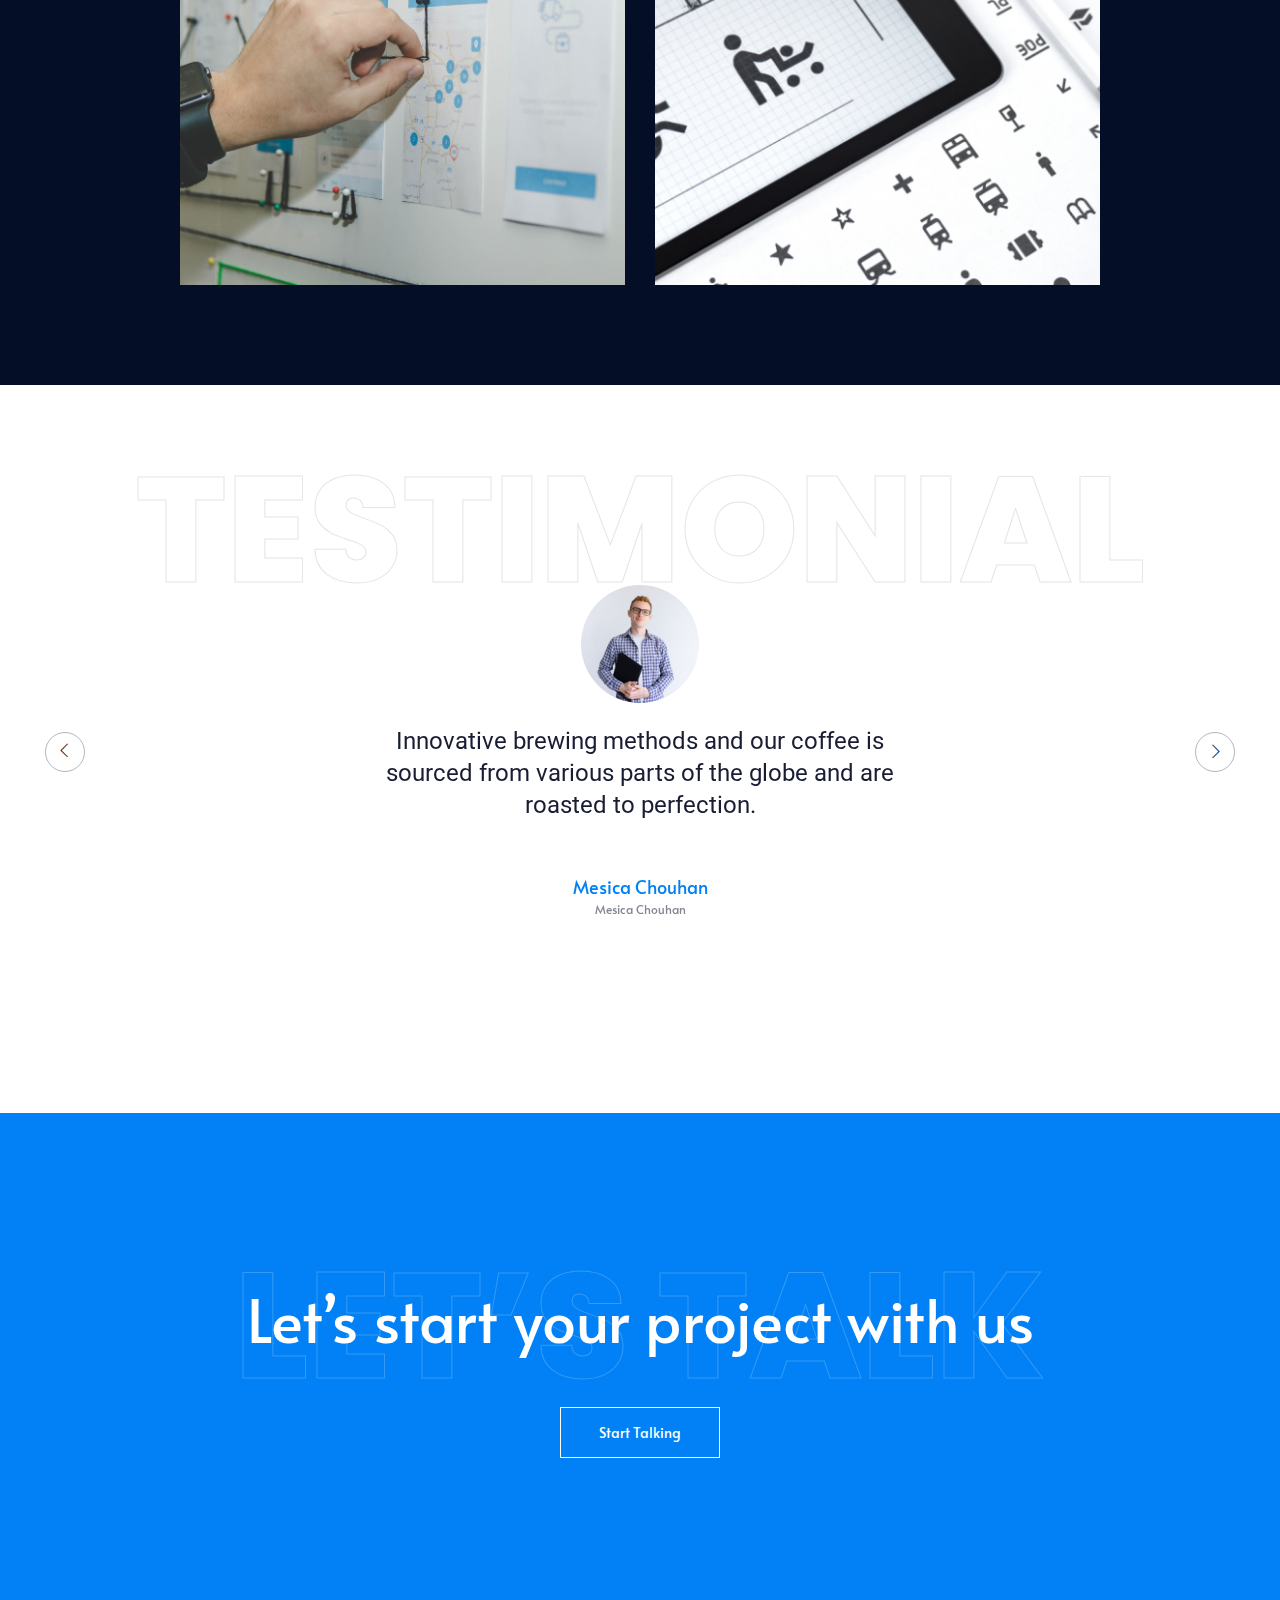
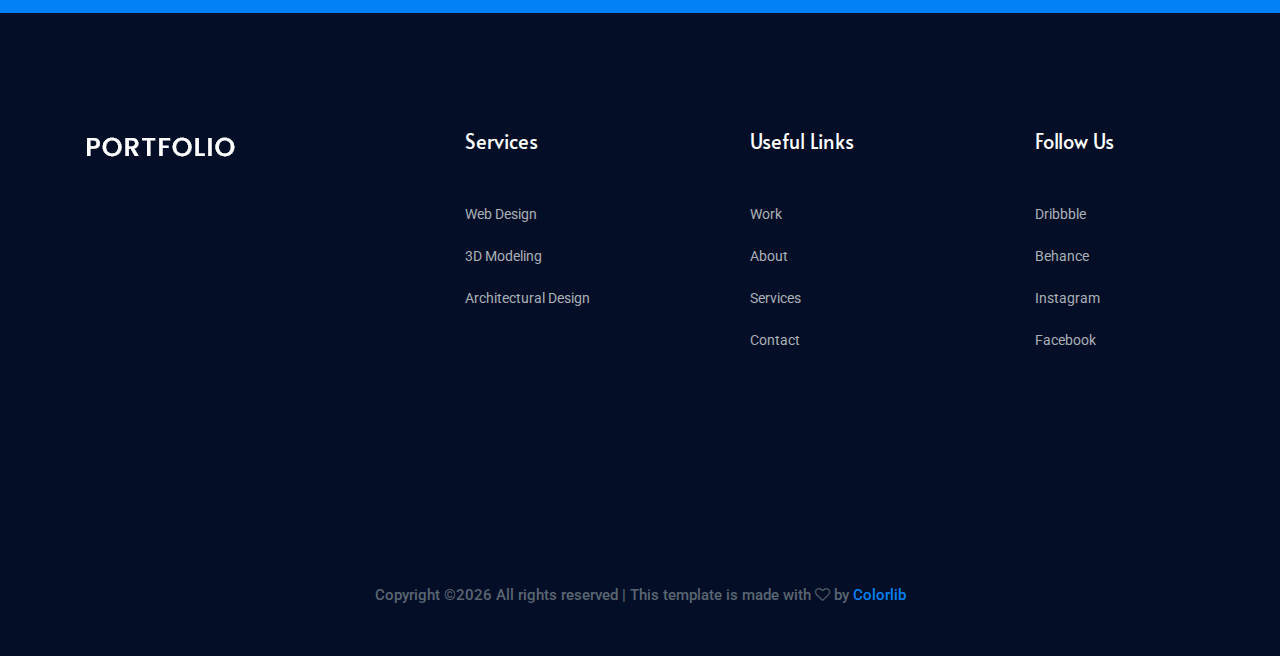
<file: cosmosvue.html>
<!doctype html>
<html class="no-js" lang="zxx">

<head>
    <meta charset="utf-8">
    <meta http-equiv="x-ua-compatible" content="ie=edge">
    <title>portfolio</title>
    <meta name="description" content="">
    <meta name="viewport" content="width=device-width, initial-scale=1">

    <!-- <link rel="manifest" href="site.webmanifest"> -->
    <!-- Place favicon.ico in the root directory -->

    <!-- CSS here -->
    <link rel="stylesheet" href="css/bootstrap.min.css">
    <link rel="stylesheet" href="css/owl.carousel.min.css">
    <link rel="stylesheet" href="css/magnific-popup.css">
    <link rel="stylesheet" href="css/font-awesome.min.css">
    <link rel="stylesheet" href="css/themify-icons.css">
    <link rel="stylesheet" href="css/nice-select.css">
    <link rel="stylesheet" href="css/flaticon.css">
    <link rel="stylesheet" href="css/gijgo.css">
    <link rel="stylesheet" href="css/animate.min.css">
    <link rel="stylesheet" href="css/slick.css">
    <link rel="stylesheet" href="css/slicknav.css">
    <link rel="stylesheet" href="css/style.css">
    <!-- <link rel="stylesheet" href="css/responsive.css"> -->
</head>

<body>
    <!--[if lte IE 9]>
            <p class="browserupgrade">You are using an <strong>outdated</strong> browser. Please <a href="https://browsehappy.com/">upgrade your browser</a> to improve your experience and security.</p>
        <![endif]-->

    <!-- header-start -->
    <header>
        <div class="header-area ">
            <div id="sticky-header" class="main-header-area">
                <div class="container-fluid">
                    <div class="row align-items-center">
                        <div class="col-xl-3 col-lg-2">
                            <div class="logo">
                                <a href="index.html">
                                    <img src="img/logo.png" alt="">
                                </a>
                            </div>
                        </div>
                        <div class="col-xl-9 col-lg-10">
                            <div class="main-menu  d-none d-lg-block text-right">
                                <nav>
                                    <ul id="navigation">
                                        <li><a class="active" href="index.html">home</a></li>
                                        <li><a href="about.html">About</a></li>
                                        
                                        <li><a href="#">blog <i class="ti-angle-down"></i></a>
                                            <ul class="submenu">
                                                <li><a href="blog.html">blog</a></li>
                                                <li><a href="single-blog.html">single-blog</a></li>
                                            </ul>
                                        </li>
                                        <li><a href="#">pages <i class="ti-angle-down"></i></a>
                                            <ul class="submenu">
                                                    <li><a href="portfolio-work.html">Portfolio work</a></li>
                                                 <li><a href="work_details.html">work details</a></li>
                                                 <li><a href="services.html">Services</a></li>
                                                 <li><a href="elements.html">elements</a></li>
                                            </ul>
                                        </li>
                                        <li><a href="contact.html">Contact</a></li>
                                    </ul>
                                </nav>
                            </div>
                        </div>
                        <div class="col-12">
                            <div class="mobile_menu d-block d-lg-none"></div>
                        </div>
                    </div>

                </div>
            </div>
        </div>
    </header>
    <!-- header-end -->

    <!-- bradcam_area  -->
    <div class="bradcam_area">
        <div class="container">
            <div class="row">
                <div class="col-xl-12">
                    <div class="bradcam_text text-center">
                        <h3>Ubar Mobile App</h3>
                    </div>
                </div>
            </div>
        </div>
    </div>
    <!-- /bradcam_area  -->

    <div class="work_details_area">
        <div class="container">
            <div class="row justify-content-center">
                <div class="col-lg-10">
                    <div class="details_catagory_wrap">
                        <div class="single_catagory">
                            <span>Client</span>
                            <h4>Mesica Chouhan</h4>
                        </div>
                        <div class="single_catagory">
                            <span>Category</span>
                            <h4>Mobile App</h4>
                        </div>
                        <div class="single_catagory">
                            <span>Project Date</span>
                            <h4>Oct 12, 2019</h4>
                        </div>
                        <div class="single_catagory">
                            <span>Share Project</span>
                            <div class="social_links">
                                <a href="#"> <i class="fa fa-facebook"></i> </a>
                                <a href="#"> <i class="fa fa-linkedin"></i> </a>
                                <a href="#"> <i class="fa fa-pinterest-p"></i> </a>
                                <a href="#"> <i class="fa fa-twitter"></i> </a>
                            </div>
                        </div>
                        <div class="single_catagory">
                            <a class="boxed-btn3 porject_btn" href="#">Project Link</a>
                        </div>
                    </div>
                    <div class="banner">
                        <img src="img/details/banner_details.png" alt="">
                    </div>
                    <div class="details_info">
                        <div class="row">
                            <div class="col-lg-6">
                                <div class="info">
                                    <p>A wonderful serenity has taken to the possession of my entire soul network infrastructure, including consolidation of established network designed and created infrastructure. Voluptatem quia voluptas sit aspernatur aut odit aut fugit, sed quia consequuntur magni dolores eos qui ratione voluptatem sequi nesciunt.</p>
                                </div>
                            </div>
                            <div class="col-lg-6">
                                <div class="info">
                                    <p>A wonderful serenity has taken to the possession of my entire soul network infrastructure, including consolidation of established network designed and created infrastructure.</p>
                                </div>
                            </div>
                        </div>
                    </div>
                    <div class="details_single_img">
                        <div class="row">
                            <div class="col-lg-6 col-md-6">
                                <div class="thumb">
                                    <img src="img/details/1.png" alt="">
                                </div>
                            </div>
                            <div class="col-lg-6 col-md-6">
                                <div class="thumb">
                                    <img src="img/details/2.png" alt="">
                                </div>
                            </div>
                        </div>
                    </div>
                </div>
            </div>
        </div>
    </div>


    <!-- testimonial_area  -->
    <div class="testimonial_area ">
            <div class="outline_text white testmonial d-none d-lg-block">
                    Testimonial
            </div>
            <div class="container">
                <div class="row">
                    <div class="col-xl-12">
                        <div class="testmonial_active owl-carousel">
                            <div class="single_carousel">
                                <div class="row justify-content-center">
                                    <div class="col-lg-6">
                                        <div class="single_testmonial text-center">
                                                <div class="thumb">
                                                        <img src="img/testmonial/thumb.png" alt="">
                                                </div>
                                            <p>Innovative brewing methods and our coffee is sourced from various parts of the globe and are roasted to perfection. </p>
                                            <div class="testmonial_author">
                                                <h3>Mesica Chouhan</h3>
                                                <span>Mesica Chouhan</span>
                                            </div>
                                        </div>
                                    </div>
                                </div>
                            </div>
                            <div class="single_carousel">
                                <div class="row justify-content-center">
                                    <div class="col-lg-6">
                                        <div class="single_testmonial text-center">
                                                <div class="thumb">
                                                        <img src="img/testmonial/thumb.png" alt="">
                                                </div>
                                            <p>Innovative brewing methods and our coffee is sourced from various parts of the globe and are roasted to perfection. </p>
                                            <div class="testmonial_author">
                                                <h3>Mesica Chouhan</h3>
                                                <span>Mesica Chouhan</span>
                                            </div>
                                        </div>
                                    </div>
                                </div>
                            </div>
                            <div class="single_carousel">
                                <div class="row justify-content-center">
                                    <div class="col-lg-6">
                                        <div class="single_testmonial text-center">
                                                <div class="thumb">
                                                        <img src="img/testmonial/thumb.png" alt="">
                                                </div>
                                            <p>Innovative brewing methods and our coffee is sourced from various parts of the globe and are roasted to perfection. </p>
                                            <div class="testmonial_author">
                                                <h3>Mesica Chouhan</h3>
                                                <span>Mesica Chouhan</span>
                                            </div>
                                        </div>
                                    </div>
                                </div>
                            </div>
                        </div>
                    </div>
                </div>
            </div>
        </div>
    <!-- /testimonial_area  -->
    
    <!-- discuss_projects_start  -->
    <div class="discuss_projects">
            <div class="outline_text white project d-none d-lg-block">
                    Let’s talk
            </div>
        <div class="container">
            <div class="row">
                <div class="col-xl-12">
                    <div class="project_text text-center">
                        <h3>Let’s start your project with us</h3>
                        <a class="boxed-btn3" href="#">Start Talking</a>
                    </div>
                </div>
            </div>
        </div>
    </div>
    <!-- discuss_projects_end  -->

    <!-- footer start -->
    <footer class="footer">
            <div class="footer_top">
                <div class="container">
                    <div class="row">
                        <div class="col-xl-4 col-md-6 col-lg-4">
                            <div class="footer_widget">
                               <div class="logo_footer">
                                   <a href="index.html">
                                       <img src="img/logo.png" alt="">
                                   </a>
                               </div>
    
                            </div>
                        </div>
                        <div class="col-xl-3 col-md-6 col-lg-3">
                            <div class="footer_widget">
                                <h3 class="footer_title">
                                        Services
                                </h3>
                                <ul>
                                    <li><a href="#">Web Design</a></li>
                                    <li><a href="#">3D Modeling</a></li>
                                    <li><a href="#">Architectural Design</a></li>
                                </ul>
    
                            </div>
                        </div>
                        <div class="col-xl-3 col-md-6 col-lg-3">
                            <div class="footer_widget">
                                <h3 class="footer_title">
                                    Useful Links
                                </h3>
                                <ul>
                                    <li><a href="#">Work</a></li>
                                    <li><a href="#">About</a></li>
                                    <li><a href="#">Services</a></li>
                                    <li><a href="#">Contact</a></li>
                                </ul>
                            </div>
                        </div>
                        <div class="col-xl-2 col-md-6 col-lg-2">
                            <div class="footer_widget">
                                <h3 class="footer_title">
                                        Follow Us
                                </h3>
                                <ul>
                                    <li><a href="#">Dribbble</a></li>
                                    <li><a href="#">Behance</a></li>
                                    <li><a href="#">Instagram</a></li>
                                    <li><a href="#">Facebook</a></li>
                                </ul>
                            </div>
                        </div>
                    </div>
                </div>
            </div>
            <div class="copy-right_text">
                <div class="container">
                    <div class="row">
                        <div class="col-xl-12">
                            <p class="copy_right text-center">
                                <!-- Link back to Colorlib can't be removed. Template is licensed under CC BY 3.0. -->
Copyright &copy;<script>document.write(new Date().getFullYear());</script> All rights reserved | This template is made with <i class="fa fa-heart-o" aria-hidden="true"></i> by <a href="https://colorlib.com" target="_blank">Colorlib</a>
<!-- Link back to Colorlib can't be removed. Template is licensed under CC BY 3.0. -->
                            </p>
                        </div>
                    </div>
                </div>
            </div>
        </footer>
    <!--/ footer end  -->

    <!-- JS here -->
    <script src="js/vendor/modernizr-3.5.0.min.js"></script>
    <script src="js/vendor/jquery-1.12.4.min.js"></script>
    <script src="js/popper.min.js"></script>
    <script src="js/bootstrap.min.js"></script>
    <script src="js/owl.carousel.min.js"></script>
    <script src="js/isotope.pkgd.min.js"></script>
    <script src="js/ajax-form.js"></script>
    <script src="js/waypoints.min.js"></script>
    <script src="js/jquery.counterup.min.js"></script>
    <script src="js/imagesloaded.pkgd.min.js"></script>
    <script src="js/scrollIt.js"></script>
    <script src="js/jquery.scrollUp.min.js"></script>
    <script src="js/wow.min.js"></script>
    <script src="js/nice-select.min.js"></script>
    <script src="js/jquery.slicknav.min.js"></script>
    <script src="js/jquery.magnific-popup.min.js"></script>
    <script src="js/plugins.js"></script>
    <script src="js/gijgo.min.js"></script>

    <!--contact js-->
    <script src="js/contact.js"></script>
    <script src="js/jquery.ajaxchimp.min.js"></script>
    <script src="js/jquery.form.js"></script>
    <script src="js/jquery.validate.min.js"></script>
    <script src="js/mail-script.js"></script>

    <script src="js/main.js"></script>
</body>

</html>
</file>
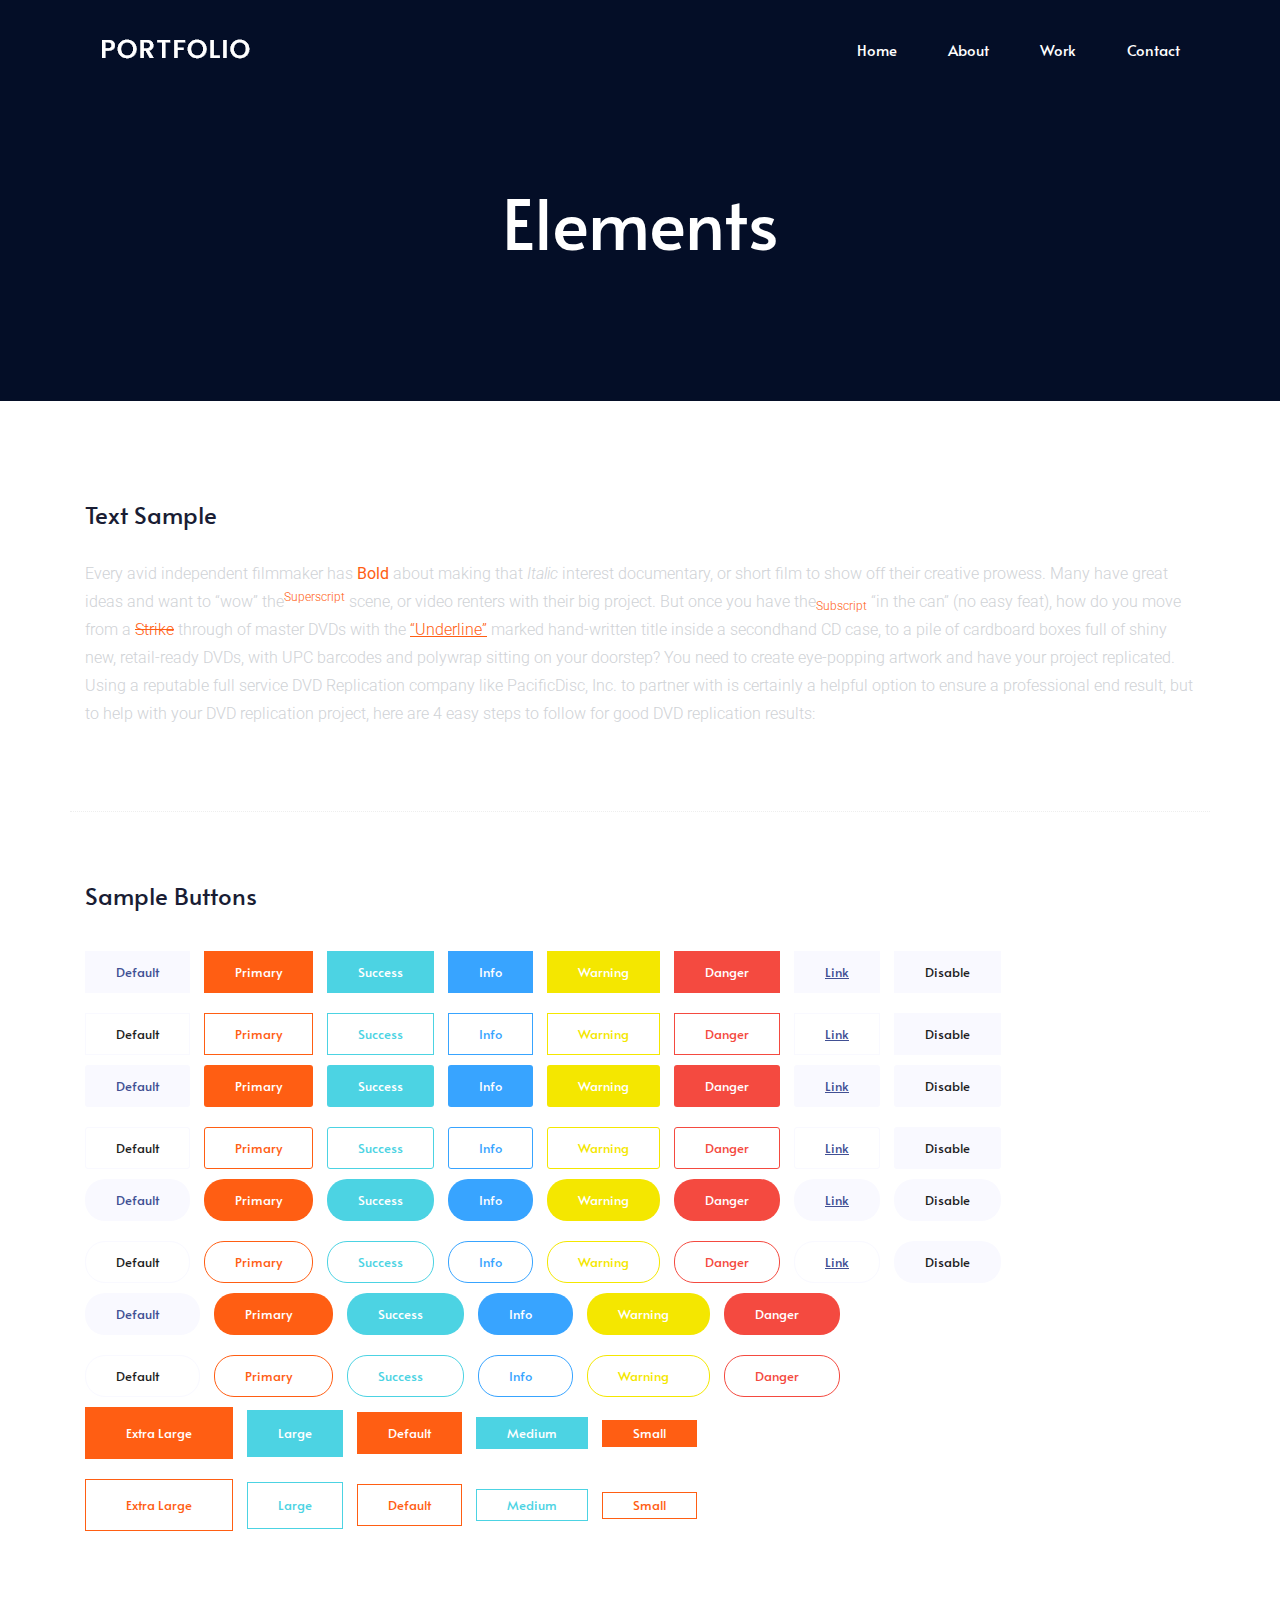
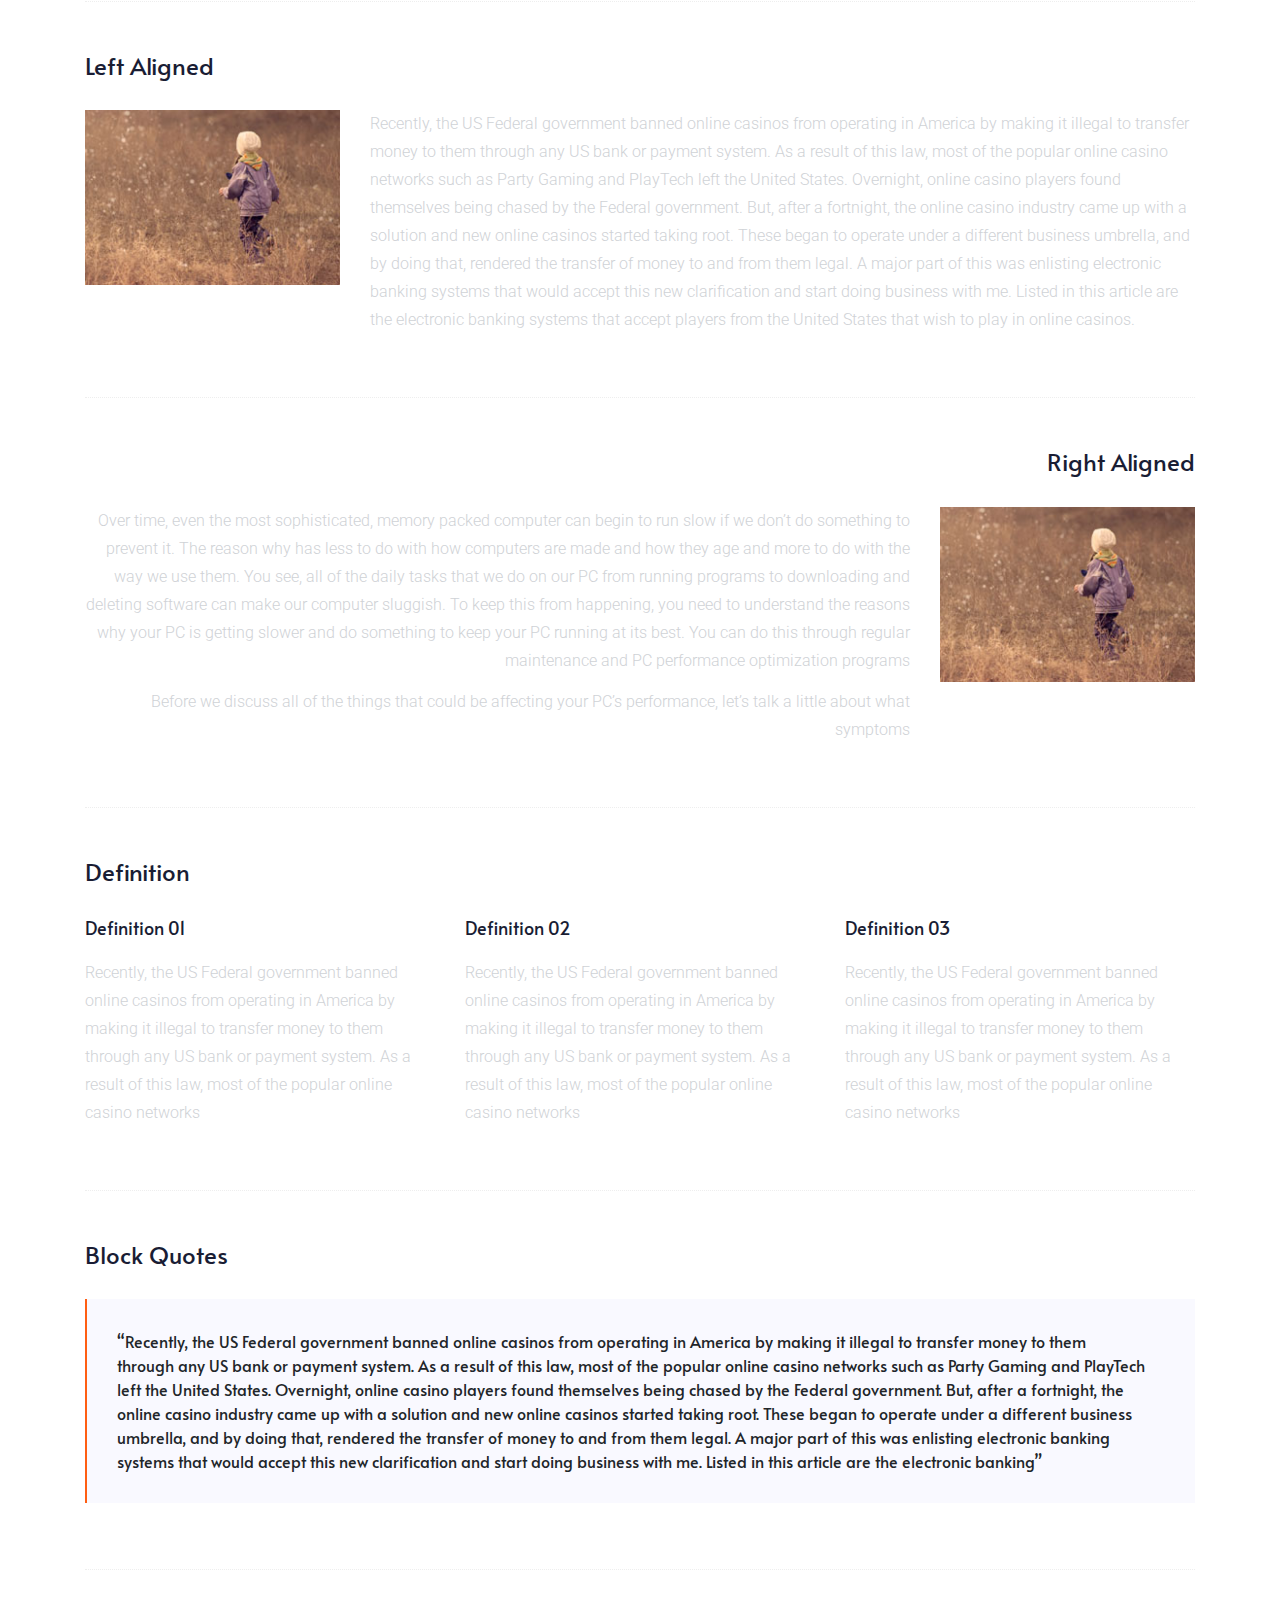
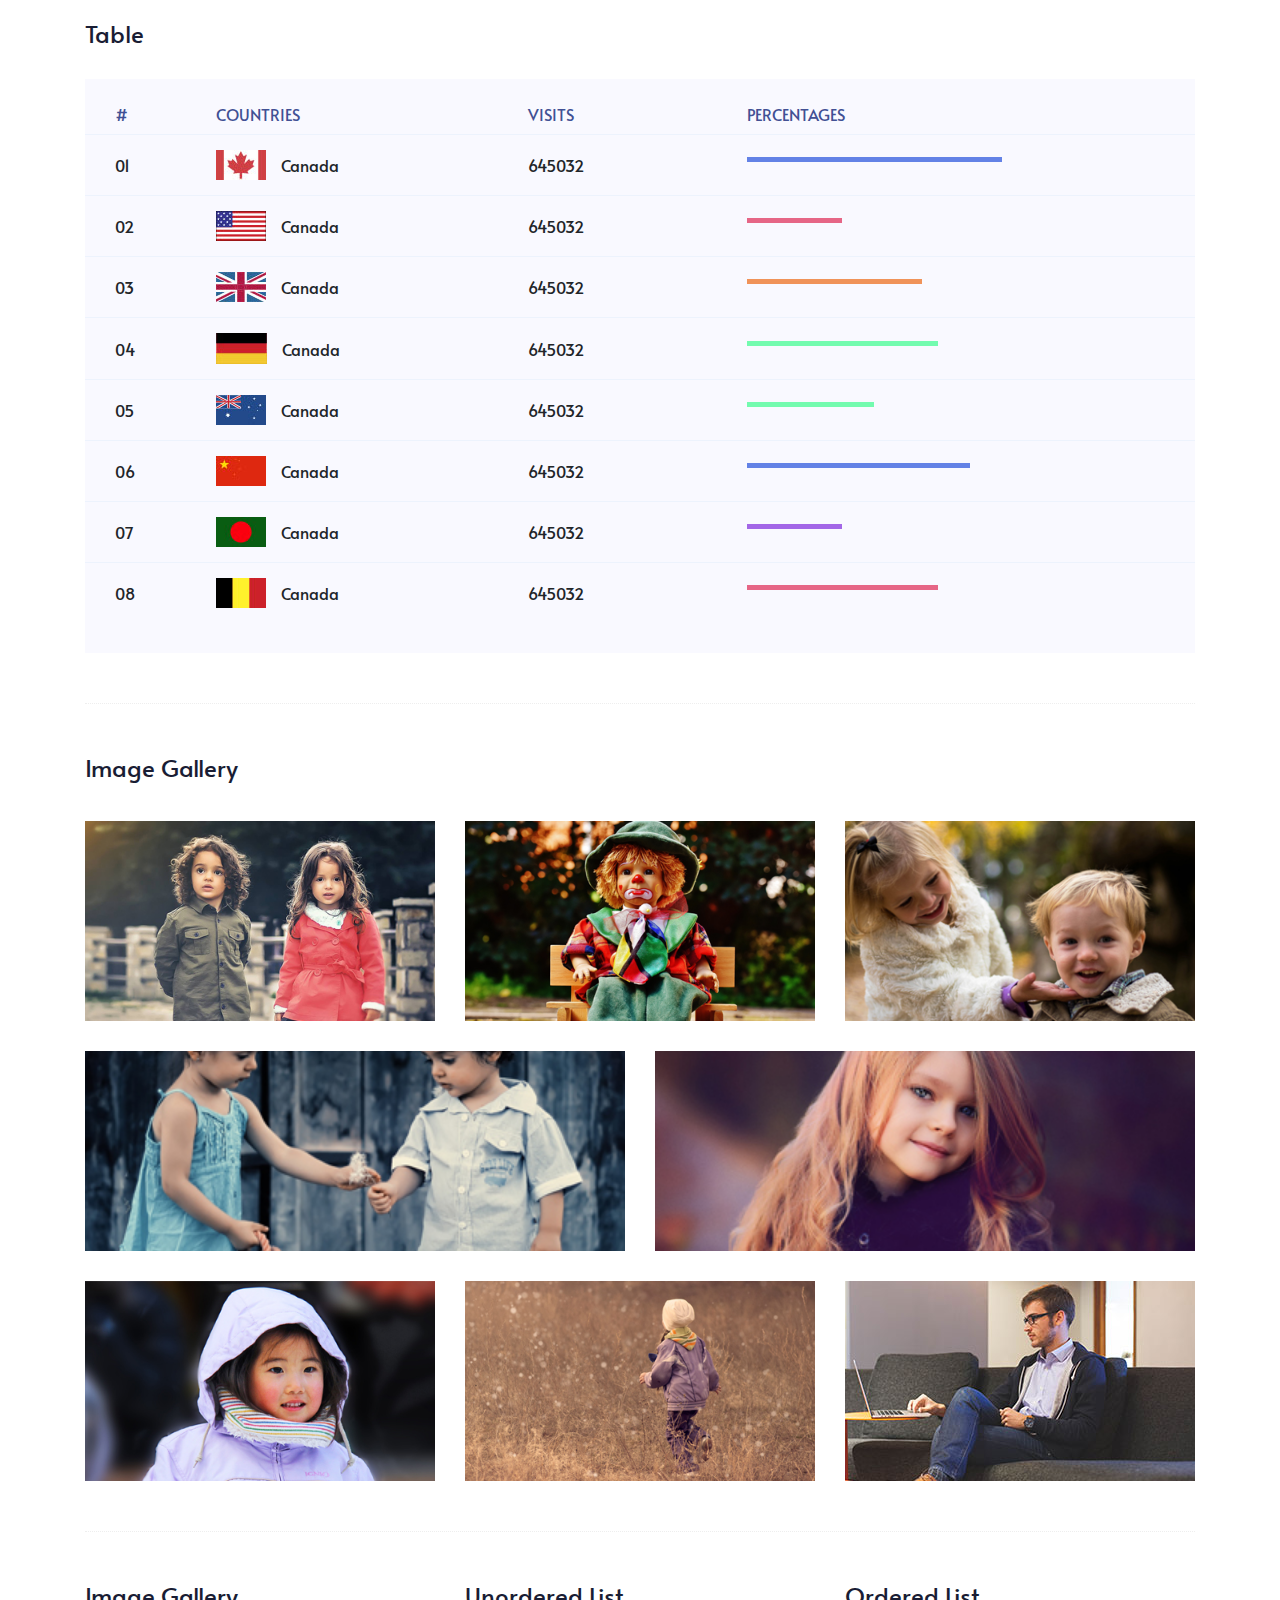
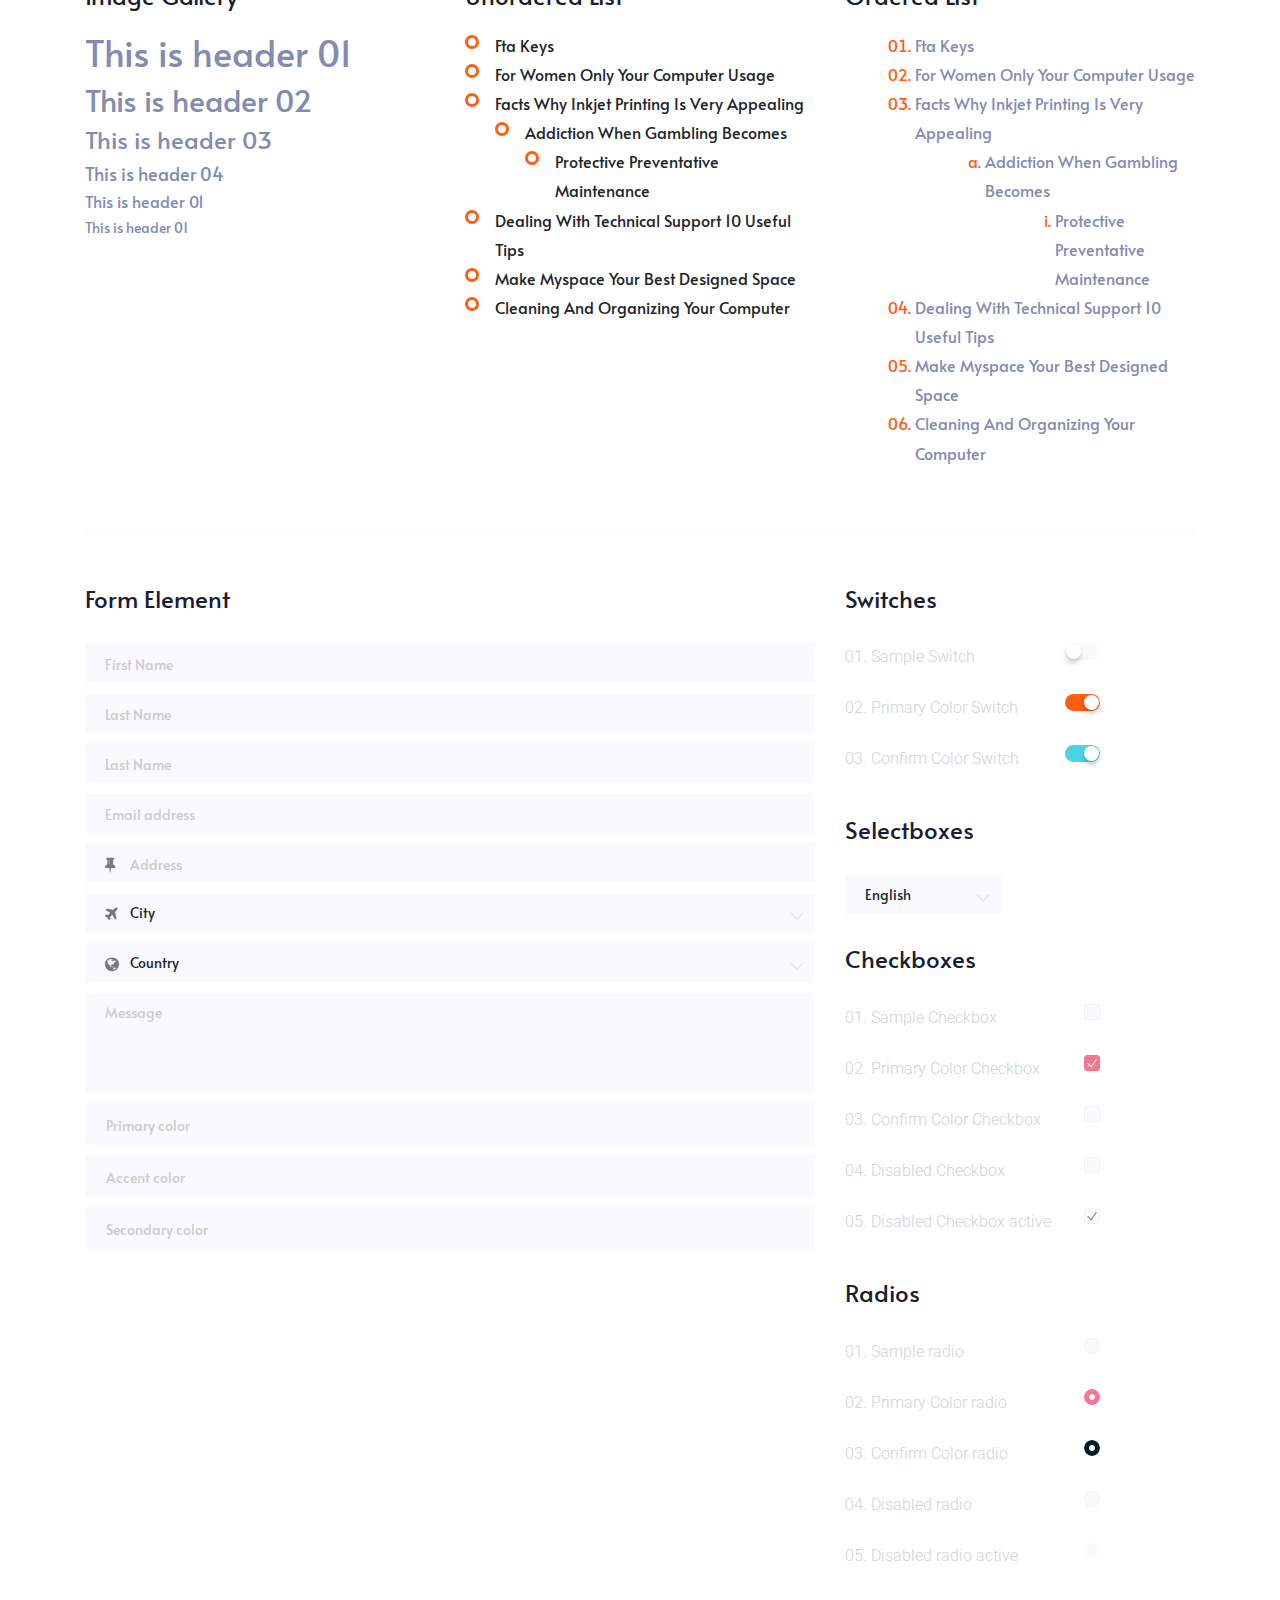
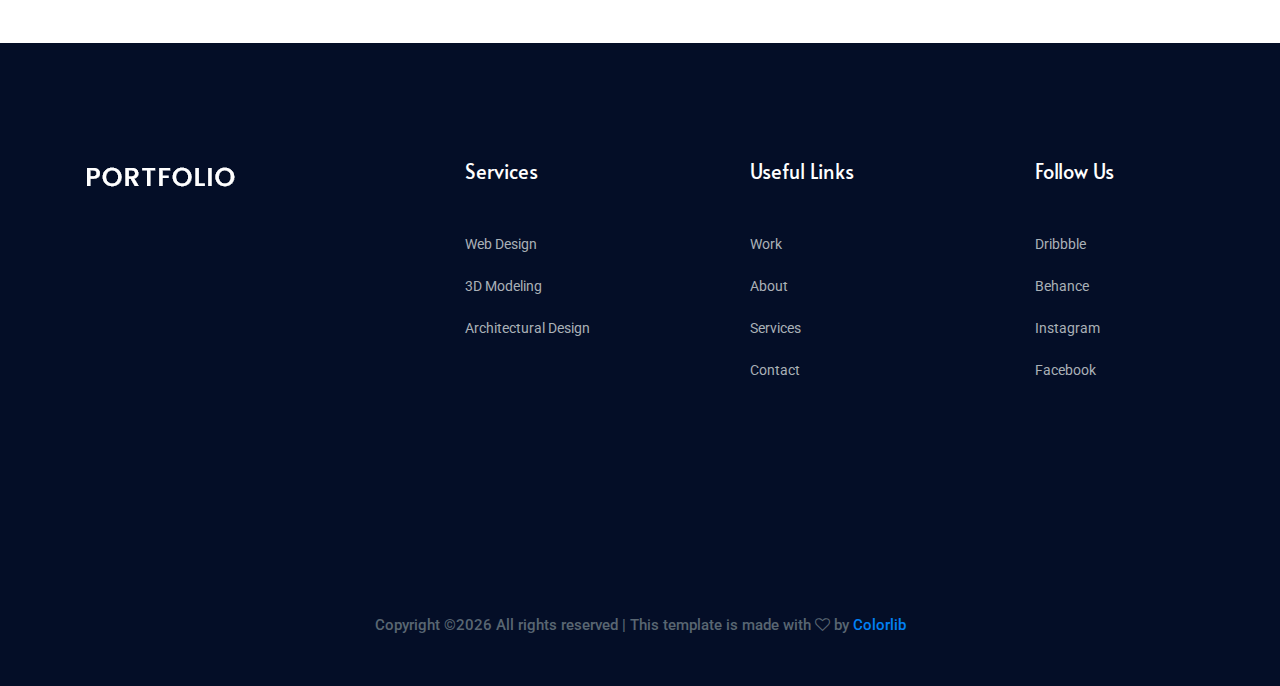
<file: elements.html>
<!doctype html>
<html class="no-js" lang="zxx">

<head>
	<meta charset="utf-8">
	<meta http-equiv="x-ua-compatible" content="ie=edge">
	<title>portfolio</title>
	<meta name="description" content="">
	<meta name="viewport" content="width=device-width, initial-scale=1">

	<!-- <link rel="manifest" href="site.webmanifest"> -->
	<!-- Place favicon.ico in the root directory -->

	<!-- CSS here -->
	<link rel="stylesheet" href="css/bootstrap.min.css">
	<link rel="stylesheet" href="css/owl.carousel.min.css">
	<link rel="stylesheet" href="css/magnific-popup.css">
	<link rel="stylesheet" href="css/font-awesome.min.css">
	<link rel="stylesheet" href="css/themify-icons.css">
	<link rel="stylesheet" href="css/nice-select.css">
	<link rel="stylesheet" href="css/flaticon.css">
	<link rel="stylesheet" href="css/gijgo.css">
	<link rel="stylesheet" href="css/animate.min.css">
	<link rel="stylesheet" href="css/slicknav.css">
	<link rel="stylesheet" href="css/style.css">
	<!-- <link rel="stylesheet" href="css/responsive.css"> -->
</head>

<body>
	<!--[if lte IE 9]>
            <p class="browserupgrade">You are using an <strong>outdated</strong> browser. Please <a href="https://browsehappy.com/">upgrade your browser</a> to improve your experience and security.</p>
        <![endif]-->

    <!-- header-start -->
    <header>
        <div class="header-area ">
            <div id="sticky-header" class="main-header-area">
                <div class="container-fluid">
                    <div class="row align-items-center">
                        <div class="col-xl-3 col-lg-2">
                            <div class="logo">
                                <a href="index.html">
                                    <img src="img/logo.png" alt="">
                                </a>
                            </div>
                        </div>
						<div class="col-xl-9 col-lg-10">
                            <div class="main-menu  d-none d-lg-block text-right">
                                <nav>
                                    <ul id="navigation">
                                        <li><a class="active" href="index.html">Home</a></li>
                                        <li><a href="about.html">About</a></li>
                                        <li><a href="about.html">Work</a></li>
                                        <li><a href="contact.html">Contact</a></li>
                                    </ul>
                                </nav>
                            </div>
                        </div>
                        <div class="col-12">
                            <div class="mobile_menu d-block d-lg-none"></div>
                        </div>
                    </div>

                </div>
            </div>
        </div>
    </header>
    <!-- header-end -->
	
		<!-- bradcam_area  -->
		<div class="bradcam_area bradcam_bg_1">
			<div class="container">
				<div class="row">
					<div class="col-xl-12">
						<div class="bradcam_text text-center">
							<h3>Elements</h3>
						</div>
					</div>
				</div>
			</div>
		</div>
		<!-- /bradcam_area  -->

	<!-- Start Sample Area -->
	<section class="sample-text-area">
		<div class="container box_1170">
			<h3 class="text-heading">Text Sample</h3>
			<p class="sample-text">
				Every avid independent filmmaker has <b>Bold</b> about making that <i>Italic</i> interest documentary,
				or short
				film to show off their creative prowess. Many have great ideas and want to “wow”
				the<sup>Superscript</sup> scene,
				or video renters with their big project. But once you have the<sub>Subscript</sub> “in the can” (no easy
				feat), how
				do you move from a <del>Strike</del> through of master DVDs with the <u>“Underline”</u> marked
				hand-written title
				inside a secondhand CD case, to a pile of cardboard boxes full of shiny new, retail-ready DVDs, with UPC
				barcodes
				and polywrap sitting on your doorstep? You need to create eye-popping artwork and have your project
				replicated.
				Using a reputable full service DVD Replication company like PacificDisc, Inc. to partner with is
				certainly a
				helpful option to ensure a professional end result, but to help with your DVD replication project, here
				are 4 easy
				steps to follow for good DVD replication results:

			</p>
		</div>
	</section>
	<!-- End Sample Area -->

	<!-- Start Button -->
	<section class="button-area">
		<div class="container box_1170 border-top-generic">
			<h3 class="text-heading">Sample Buttons</h3>
			<div class="button-group-area">
				<a href="#" class="genric-btn default">Default</a>
				<a href="#" class="genric-btn primary">Primary</a>
				<a href="#" class="genric-btn success">Success</a>
				<a href="#" class="genric-btn info">Info</a>
				<a href="#" class="genric-btn warning">Warning</a>
				<a href="#" class="genric-btn danger">Danger</a>
				<a href="#" class="genric-btn link">Link</a>
				<a href="#" class="genric-btn disable">Disable</a>
			</div>
			<div class="button-group-area mt-10">
				<a href="#" class="genric-btn default-border">Default</a>
				<a href="#" class="genric-btn primary-border">Primary</a>
				<a href="#" class="genric-btn success-border">Success</a>
				<a href="#" class="genric-btn info-border">Info</a>
				<a href="#" class="genric-btn warning-border">Warning</a>
				<a href="#" class="genric-btn danger-border">Danger</a>
				<a href="#" class="genric-btn link-border">Link</a>
				<a href="#" class="genric-btn disable">Disable</a>
			</div>
			<div class="button-group-area mt-40">
				<a href="#" class="genric-btn default radius">Default</a>
				<a href="#" class="genric-btn primary radius">Primary</a>
				<a href="#" class="genric-btn success radius">Success</a>
				<a href="#" class="genric-btn info radius">Info</a>
				<a href="#" class="genric-btn warning radius">Warning</a>
				<a href="#" class="genric-btn danger radius">Danger</a>
				<a href="#" class="genric-btn link radius">Link</a>
				<a href="#" class="genric-btn disable radius">Disable</a>
			</div>
			<div class="button-group-area mt-10">
				<a href="#" class="genric-btn default-border radius">Default</a>
				<a href="#" class="genric-btn primary-border radius">Primary</a>
				<a href="#" class="genric-btn success-border radius">Success</a>
				<a href="#" class="genric-btn info-border radius">Info</a>
				<a href="#" class="genric-btn warning-border radius">Warning</a>
				<a href="#" class="genric-btn danger-border radius">Danger</a>
				<a href="#" class="genric-btn link-border radius">Link</a>
				<a href="#" class="genric-btn disable radius">Disable</a>
			</div>
			<div class="button-group-area mt-40">
				<a href="#" class="genric-btn default circle">Default</a>
				<a href="#" class="genric-btn primary circle">Primary</a>
				<a href="#" class="genric-btn success circle">Success</a>
				<a href="#" class="genric-btn info circle">Info</a>
				<a href="#" class="genric-btn warning circle">Warning</a>
				<a href="#" class="genric-btn danger circle">Danger</a>
				<a href="#" class="genric-btn link circle">Link</a>
				<a href="#" class="genric-btn disable circle">Disable</a>
			</div>
			<div class="button-group-area mt-10">
				<a href="#" class="genric-btn default-border circle">Default</a>
				<a href="#" class="genric-btn primary-border circle">Primary</a>
				<a href="#" class="genric-btn success-border circle">Success</a>
				<a href="#" class="genric-btn info-border circle">Info</a>
				<a href="#" class="genric-btn warning-border circle">Warning</a>
				<a href="#" class="genric-btn danger-border circle">Danger</a>
				<a href="#" class="genric-btn link-border circle">Link</a>
				<a href="#" class="genric-btn disable circle">Disable</a>
			</div>
			<div class="button-group-area mt-40">
				<a href="#" class="genric-btn default circle arrow">Default<span class="lnr lnr-arrow-right"></span></a>
				<a href="#" class="genric-btn primary circle arrow">Primary<span class="lnr lnr-arrow-right"></span></a>
				<a href="#" class="genric-btn success circle arrow">Success<span class="lnr lnr-arrow-right"></span></a>
				<a href="#" class="genric-btn info circle arrow">Info<span class="lnr lnr-arrow-right"></span></a>
				<a href="#" class="genric-btn warning circle arrow">Warning<span class="lnr lnr-arrow-right"></span></a>
				<a href="#" class="genric-btn danger circle arrow">Danger<span class="lnr lnr-arrow-right"></span></a>
			</div>
			<div class="button-group-area mt-10">
				<a href="#" class="genric-btn default-border circle arrow">Default<span
						class="lnr lnr-arrow-right"></span></a>
				<a href="#" class="genric-btn primary-border circle arrow">Primary<span
						class="lnr lnr-arrow-right"></span></a>
				<a href="#" class="genric-btn success-border circle arrow">Success<span
						class="lnr lnr-arrow-right"></span></a>
				<a href="#" class="genric-btn info-border circle arrow">Info<span
						class="lnr lnr-arrow-right"></span></a>
				<a href="#" class="genric-btn warning-border circle arrow">Warning<span
						class="lnr lnr-arrow-right"></span></a>
				<a href="#" class="genric-btn danger-border circle arrow">Danger<span
						class="lnr lnr-arrow-right"></span></a>
			</div>
			<div class="button-group-area mt-40">
				<a href="#" class="genric-btn primary e-large">Extra Large</a>
				<a href="#" class="genric-btn success large">Large</a>
				<a href="#" class="genric-btn primary">Default</a>
				<a href="#" class="genric-btn success medium">Medium</a>
				<a href="#" class="genric-btn primary small">Small</a>
			</div>
			<div class="button-group-area mt-10">
				<a href="#" class="genric-btn primary-border e-large">Extra Large</a>
				<a href="#" class="genric-btn success-border large">Large</a>
				<a href="#" class="genric-btn primary-border">Default</a>
				<a href="#" class="genric-btn success-border medium">Medium</a>
				<a href="#" class="genric-btn primary-border small">Small</a>
			</div>
		</div>
	</section>
	<!-- End Button -->

	<!-- Start Align Area -->
	<div class="whole-wrap">
		<div class="container box_1170">
			<div class="section-top-border">
				<h3 class="mb-30">Left Aligned</h3>
				<div class="row">
					<div class="col-md-3">
						<img src="img/elements/d.jpg" alt="" class="img-fluid">
					</div>
					<div class="col-md-9 mt-sm-20">
						<p>Recently, the US Federal government banned online casinos from operating in America by making
							it illegal to
							transfer money to them through any US bank or payment system. As a result of this law, most
							of the popular
							online casino networks such as Party Gaming and PlayTech left the United States. Overnight,
							online casino
							players found themselves being chased by the Federal government. But, after a fortnight, the
							online casino
							industry came up with a solution and new online casinos started taking root. These began to
							operate under a
							different business umbrella, and by doing that, rendered the transfer of money to and from
							them legal. A major
							part of this was enlisting electronic banking systems that would accept this new
							clarification and start doing
							business with me. Listed in this article are the electronic banking systems that accept
							players from the United
							States that wish to play in online casinos.</p>
					</div>
				</div>
			</div>
			<div class="section-top-border text-right">
				<h3 class="mb-30">Right Aligned</h3>
				<div class="row">
					<div class="col-md-9">
						<p class="text-right">Over time, even the most sophisticated, memory packed computer can begin
							to run slow if we
							don’t do something to prevent it. The reason why has less to do with how computers are made
							and how they age and
							more to do with the way we use them. You see, all of the daily tasks that we do on our PC
							from running programs
							to downloading and deleting software can make our computer sluggish. To keep this from
							happening, you need to
							understand the reasons why your PC is getting slower and do something to keep your PC
							running at its best. You
							can do this through regular maintenance and PC performance optimization programs</p>
						<p class="text-right">Before we discuss all of the things that could be affecting your PC’s
							performance, let’s
							talk a little about what symptoms</p>
					</div>
					<div class="col-md-3">
						<img src="img/elements/d.jpg" alt="" class="img-fluid">
					</div>
				</div>
			</div>
			<div class="section-top-border">
				<h3 class="mb-30">Definition</h3>
				<div class="row">
					<div class="col-md-4">
						<div class="single-defination">
							<h4 class="mb-20">Definition 01</h4>
							<p>Recently, the US Federal government banned online casinos from operating in America by
								making it illegal to
								transfer money to them through any US bank or payment system. As a result of this law,
								most of the popular
								online casino networks</p>
						</div>
					</div>
					<div class="col-md-4">
						<div class="single-defination">
							<h4 class="mb-20">Definition 02</h4>
							<p>Recently, the US Federal government banned online casinos from operating in America by
								making it illegal to
								transfer money to them through any US bank or payment system. As a result of this law,
								most of the popular
								online casino networks</p>
						</div>
					</div>
					<div class="col-md-4">
						<div class="single-defination">
							<h4 class="mb-20">Definition 03</h4>
							<p>Recently, the US Federal government banned online casinos from operating in America by
								making it illegal to
								transfer money to them through any US bank or payment system. As a result of this law,
								most of the popular
								online casino networks</p>
						</div>
					</div>
				</div>
			</div>
			<div class="section-top-border">
				<h3 class="mb-30">Block Quotes</h3>
				<div class="row">
					<div class="col-lg-12">
						<blockquote class="generic-blockquote">
							“Recently, the US Federal government banned online casinos from operating in America by
							making it illegal to
							transfer money to them through any US bank or payment system. As a result of this law, most
							of the popular
							online casino networks such as Party Gaming and PlayTech left the United States. Overnight,
							online casino
							players found themselves being chased by the Federal government. But, after a fortnight, the
							online casino
							industry came up with a solution and new online casinos started taking root. These began to
							operate under a
							different business umbrella, and by doing that, rendered the transfer of money to and from
							them legal. A major
							part of this was enlisting electronic banking systems that would accept this new
							clarification and start doing
							business with me. Listed in this article are the electronic banking”
						</blockquote>
					</div>
				</div>
			</div>
			<div class="section-top-border">
				<h3 class="mb-30">Table</h3>
				<div class="progress-table-wrap">
					<div class="progress-table">
						<div class="table-head">
							<div class="serial">#</div>
							<div class="country">Countries</div>
							<div class="visit">Visits</div>
							<div class="percentage">Percentages</div>
						</div>
						<div class="table-row">
							<div class="serial">01</div>
							<div class="country"> <img src="img/elements/f1.jpg" alt="flag">Canada</div>
							<div class="visit">645032</div>
							<div class="percentage">
								<div class="progress">
									<div class="progress-bar color-1" role="progressbar" style="width: 80%"
										aria-valuenow="80" aria-valuemin="0" aria-valuemax="100"></div>
								</div>
							</div>
						</div>
						<div class="table-row">
							<div class="serial">02</div>
							<div class="country"> <img src="img/elements/f2.jpg" alt="flag">Canada</div>
							<div class="visit">645032</div>
							<div class="percentage">
								<div class="progress">
									<div class="progress-bar color-2" role="progressbar" style="width: 30%"
										aria-valuenow="30" aria-valuemin="0" aria-valuemax="100"></div>
								</div>
							</div>
						</div>
						<div class="table-row">
							<div class="serial">03</div>
							<div class="country"> <img src="img/elements/f3.jpg" alt="flag">Canada</div>
							<div class="visit">645032</div>
							<div class="percentage">
								<div class="progress">
									<div class="progress-bar color-3" role="progressbar" style="width: 55%"
										aria-valuenow="55" aria-valuemin="0" aria-valuemax="100"></div>
								</div>
							</div>
						</div>
						<div class="table-row">
							<div class="serial">04</div>
							<div class="country"> <img src="img/elements/f4.jpg" alt="flag">Canada</div>
							<div class="visit">645032</div>
							<div class="percentage">
								<div class="progress">
									<div class="progress-bar color-4" role="progressbar" style="width: 60%"
										aria-valuenow="60" aria-valuemin="0" aria-valuemax="100"></div>
								</div>
							</div>
						</div>
						<div class="table-row">
							<div class="serial">05</div>
							<div class="country"> <img src="img/elements/f5.jpg" alt="flag">Canada</div>
							<div class="visit">645032</div>
							<div class="percentage">
								<div class="progress">
									<div class="progress-bar color-5" role="progressbar" style="width: 40%"
										aria-valuenow="40" aria-valuemin="0" aria-valuemax="100"></div>
								</div>
							</div>
						</div>
						<div class="table-row">
							<div class="serial">06</div>
							<div class="country"> <img src="img/elements/f6.jpg" alt="flag">Canada</div>
							<div class="visit">645032</div>
							<div class="percentage">
								<div class="progress">
									<div class="progress-bar color-6" role="progressbar" style="width: 70%"
										aria-valuenow="70" aria-valuemin="0" aria-valuemax="100"></div>
								</div>
							</div>
						</div>
						<div class="table-row">
							<div class="serial">07</div>
							<div class="country"> <img src="img/elements/f7.jpg" alt="flag">Canada</div>
							<div class="visit">645032</div>
							<div class="percentage">
								<div class="progress">
									<div class="progress-bar color-7" role="progressbar" style="width: 30%"
										aria-valuenow="30" aria-valuemin="0" aria-valuemax="100"></div>
								</div>
							</div>
						</div>
						<div class="table-row">
							<div class="serial">08</div>
							<div class="country"> <img src="img/elements/f8.jpg" alt="flag">Canada</div>
							<div class="visit">645032</div>
							<div class="percentage">
								<div class="progress">
									<div class="progress-bar color-8" role="progressbar" style="width: 60%"
										aria-valuenow="60" aria-valuemin="0" aria-valuemax="100"></div>
								</div>
							</div>
						</div>
					</div>
				</div>
			</div>
			<div class="section-top-border">
				<h3>Image Gallery</h3>
				<div class="row gallery-item">
					<div class="col-md-4">
						<a href="img/elements/g1.jpg" class="img-pop-up">
							<div class="single-gallery-image" style="background: url(img/elements/g1.jpg);"></div>
						</a>
					</div>
					<div class="col-md-4">
						<a href="img/elements/g2.jpg" class="img-pop-up">
							<div class="single-gallery-image" style="background: url(img/elements/g2.jpg);"></div>
						</a>
					</div>
					<div class="col-md-4">
						<a href="img/elements/g3.jpg" class="img-pop-up">
							<div class="single-gallery-image" style="background: url(img/elements/g3.jpg);"></div>
						</a>
					</div>
					<div class="col-md-6">
						<a href="img/elements/g4.jpg" class="img-pop-up">
							<div class="single-gallery-image" style="background: url(img/elements/g4.jpg);"></div>
						</a>
					</div>
					<div class="col-md-6">
						<a href="img/elements/g5.jpg" class="img-pop-up">
							<div class="single-gallery-image" style="background: url(img/elements/g5.jpg);"></div>
						</a>
					</div>
					<div class="col-md-4">
						<a href="img/elements/g6.jpg" class="img-pop-up">
							<div class="single-gallery-image" style="background: url(img/elements/g6.jpg);"></div>
						</a>
					</div>
					<div class="col-md-4">
						<a href="img/elements/g7.jpg" class="img-pop-up">
							<div class="single-gallery-image" style="background: url(img/elements/g7.jpg);"></div>
						</a>
					</div>
					<div class="col-md-4">
						<a href="img/elements/g8.jpg" class="img-pop-up">
							<div class="single-gallery-image" style="background: url(img/elements/g8.jpg);"></div>
						</a>
					</div>
				</div>
			</div>
			<div class="section-top-border">
				<div class="row">
					<div class="col-md-4">
						<h3 class="mb-20">Image Gallery</h3>
						<div class="typography">
							<h1>This is header 01</h1>
							<h2>This is header 02</h2>
							<h3>This is header 03</h3>
							<h4>This is header 04</h4>
							<h5>This is header 01</h5>
							<h6>This is header 01</h6>
						</div>
					</div>
					<div class="col-md-4 mt-sm-30">
						<h3 class="mb-20">Unordered List</h3>
						<div class="">
							<ul class="unordered-list">
								<li>Fta Keys</li>
								<li>For Women Only Your Computer Usage</li>
								<li>Facts Why Inkjet Printing Is Very Appealing
									<ul>
										<li>Addiction When Gambling Becomes
											<ul>
												<li>Protective Preventative Maintenance</li>
											</ul>
										</li>
									</ul>
								</li>
								<li>Dealing With Technical Support 10 Useful Tips</li>
								<li>Make Myspace Your Best Designed Space</li>
								<li>Cleaning And Organizing Your Computer</li>
							</ul>
						</div>
					</div>
					<div class="col-md-4 mt-sm-30">
						<h3 class="mb-20">Ordered List</h3>
						<div class="">
							<ol class="ordered-list">
								<li><span>Fta Keys</span></li>
								<li><span>For Women Only Your Computer Usage</span></li>
								<li><span>Facts Why Inkjet Printing Is Very Appealing</span>
									<ol class="ordered-list-alpha">
										<li><span>Addiction When Gambling Becomes</span>
											<ol class="ordered-list-roman">
												<li><span>Protective Preventative Maintenance</span></li>
											</ol>
										</li>
									</ol>
								</li>
								<li><span>Dealing With Technical Support 10 Useful Tips</span></li>
								<li><span>Make Myspace Your Best Designed Space</span></li>
								<li><span>Cleaning And Organizing Your Computer</span></li>
							</ol>
						</div>
					</div>
				</div>
			</div>
			<div class="section-top-border">
				<div class="row">
					<div class="col-lg-8 col-md-8">
						<h3 class="mb-30">Form Element</h3>
						<form action="#">
							<div class="mt-10">
								<input type="text" name="first_name" placeholder="First Name"
									onfocus="this.placeholder = ''" onblur="this.placeholder = 'First Name'" required
									class="single-input">
							</div>
							<div class="mt-10">
								<input type="text" name="last_name" placeholder="Last Name"
									onfocus="this.placeholder = ''" onblur="this.placeholder = 'Last Name'" required
									class="single-input">
							</div>
							<div class="mt-10">
								<input type="text" name="last_name" placeholder="Last Name"
									onfocus="this.placeholder = ''" onblur="this.placeholder = 'Last Name'" required
									class="single-input">
							</div>
							<div class="mt-10">
								<input type="email" name="EMAIL" placeholder="Email address"
									onfocus="this.placeholder = ''" onblur="this.placeholder = 'Email address'" required
									class="single-input">
							</div>
							<div class="input-group-icon mt-10">
								<div class="icon"><i class="fa fa-thumb-tack" aria-hidden="true"></i></div>
								<input type="text" name="address" placeholder="Address" onfocus="this.placeholder = ''"
									onblur="this.placeholder = 'Address'" required class="single-input">
							</div>
							<div class="input-group-icon mt-10">
								<div class="icon"><i class="fa fa-plane" aria-hidden="true"></i></div>
								<div class="form-select" id="default-select"">
											<select>
												<option value=" 1">City</option>
									<option value="1">Dhaka</option>
									<option value="1">Dilli</option>
									<option value="1">Newyork</option>
									<option value="1">Islamabad</option>
									</select>
								</div>
							</div>
							<div class="input-group-icon mt-10">
								<div class="icon"><i class="fa fa-globe" aria-hidden="true"></i></div>
								<div class="form-select" id="default-select"">
											<select>
												<option value=" 1">Country</option>
									<option value="1">Bangladesh</option>
									<option value="1">India</option>
									<option value="1">England</option>
									<option value="1">Srilanka</option>
									</select>
								</div>
							</div>

							<div class="mt-10">
								<textarea class="single-textarea" placeholder="Message" onfocus="this.placeholder = ''"
									onblur="this.placeholder = 'Message'" required></textarea>
							</div>
							<!-- For Gradient Border Use -->
							<!-- <div class="mt-10">
										<div class="primary-input">
											<input id="primary-input" type="text" name="first_name" placeholder="Primary color" onfocus="this.placeholder = ''" onblur="this.placeholder = 'Primary color'">
											<label for="primary-input"></label>
										</div>
									</div> -->
							<div class="mt-10">
								<input type="text" name="first_name" placeholder="Primary color"
									onfocus="this.placeholder = ''" onblur="this.placeholder = 'Primary color'" required
									class="single-input-primary">
							</div>
							<div class="mt-10">
								<input type="text" name="first_name" placeholder="Accent color"
									onfocus="this.placeholder = ''" onblur="this.placeholder = 'Accent color'" required
									class="single-input-accent">
							</div>
							<div class="mt-10">
								<input type="text" name="first_name" placeholder="Secondary color"
									onfocus="this.placeholder = ''" onblur="this.placeholder = 'Secondary color'"
									required class="single-input-secondary">
							</div>
						</form>
					</div>
					<div class="col-lg-3 col-md-4 mt-sm-30">
						<div class="single-element-widget">
							<h3 class="mb-30">Switches</h3>
							<div class="switch-wrap d-flex justify-content-between">
								<p>01. Sample Switch</p>
								<div class="primary-switch">
									<input type="checkbox" id="default-switch">
									<label for="default-switch"></label>
								</div>
							</div>
							<div class="switch-wrap d-flex justify-content-between">
								<p>02. Primary Color Switch</p>
								<div class="primary-switch">
									<input type="checkbox" id="primary-switch" checked>
									<label for="primary-switch"></label>
								</div>
							</div>
							<div class="switch-wrap d-flex justify-content-between">
								<p>03. Confirm Color Switch</p>
								<div class="confirm-switch">
									<input type="checkbox" id="confirm-switch" checked>
									<label for="confirm-switch"></label>
								</div>
							</div>
						</div>
						<div class="single-element-widget mt-30">
							<h3 class="mb-30">Selectboxes</h3>
							<div class="default-select" id="default-select"">
										<select>
											<option value=" 1">English</option>
								<option value="1">Spanish</option>
								<option value="1">Arabic</option>
								<option value="1">Portuguise</option>
								<option value="1">Bengali</option>
								</select>
							</div>
						</div>
						<div class="single-element-widget mt-30">
							<h3 class="mb-30">Checkboxes</h3>
							<div class="switch-wrap d-flex justify-content-between">
								<p>01. Sample Checkbox</p>
								<div class="primary-checkbox">
									<input type="checkbox" id="default-checkbox">
									<label for="default-checkbox"></label>
								</div>
							</div>
							<div class="switch-wrap d-flex justify-content-between">
								<p>02. Primary Color Checkbox</p>
								<div class="primary-checkbox">
									<input type="checkbox" id="primary-checkbox" checked>
									<label for="primary-checkbox"></label>
								</div>
							</div>
							<div class="switch-wrap d-flex justify-content-between">
								<p>03. Confirm Color Checkbox</p>
								<div class="confirm-checkbox">
									<input type="checkbox" id="confirm-checkbox">
									<label for="confirm-checkbox"></label>
								</div>
							</div>
							<div class="switch-wrap d-flex justify-content-between">
								<p>04. Disabled Checkbox</p>
								<div class="disabled-checkbox">
									<input type="checkbox" id="disabled-checkbox" disabled>
									<label for="disabled-checkbox"></label>
								</div>
							</div>
							<div class="switch-wrap d-flex justify-content-between">
								<p>05. Disabled Checkbox active</p>
								<div class="disabled-checkbox">
									<input type="checkbox" id="disabled-checkbox-active" checked disabled>
									<label for="disabled-checkbox-active"></label>
								</div>
							</div>
						</div>
						<div class="single-element-widget mt-30">
							<h3 class="mb-30">Radios</h3>
							<div class="switch-wrap d-flex justify-content-between">
								<p>01. Sample radio</p>
								<div class="primary-radio">
									<input type="checkbox" id="default-radio">
									<label for="default-radio"></label>
								</div>
							</div>
							<div class="switch-wrap d-flex justify-content-between">
								<p>02. Primary Color radio</p>
								<div class="primary-radio">
									<input type="checkbox" id="primary-radio" checked>
									<label for="primary-radio"></label>
								</div>
							</div>
							<div class="switch-wrap d-flex justify-content-between">
								<p>03. Confirm Color radio</p>
								<div class="confirm-radio">
									<input type="checkbox" id="confirm-radio" checked>
									<label for="confirm-radio"></label>
								</div>
							</div>
							<div class="switch-wrap d-flex justify-content-between">
								<p>04. Disabled radio</p>
								<div class="disabled-radio">
									<input type="checkbox" id="disabled-radio" disabled>
									<label for="disabled-radio"></label>
								</div>
							</div>
							<div class="switch-wrap d-flex justify-content-between">
								<p>05. Disabled radio active</p>
								<div class="disabled-radio">
									<input type="checkbox" id="disabled-radio-active" checked disabled>
									<label for="disabled-radio-active"></label>
								</div>
							</div>
						</div>
					</div>
				</div>
			</div>
		</div>
	</div>
	<!-- End Align Area -->


    <!-- footer start -->
    <footer class="footer">
		<div class="footer_top">
			<div class="container">
				<div class="row">
					<div class="col-xl-4 col-md-6 col-lg-4">
						<div class="footer_widget">
						   <div class="logo_footer">
							   <a href="index.html">
								   <img src="img/logo.png" alt="">
							   </a>
						   </div>

						</div>
					</div>
					<div class="col-xl-3 col-md-6 col-lg-3">
						<div class="footer_widget">
							<h3 class="footer_title">
									Services
							</h3>
							<ul>
								<li><a href="#">Web Design</a></li>
								<li><a href="#">3D Modeling</a></li>
								<li><a href="#">Architectural Design</a></li>
							</ul>

						</div>
					</div>
					<div class="col-xl-3 col-md-6 col-lg-3">
						<div class="footer_widget">
							<h3 class="footer_title">
								Useful Links
							</h3>
							<ul>
								<li><a href="#">Work</a></li>
								<li><a href="#">About</a></li>
								<li><a href="#">Services</a></li>
								<li><a href="#">Contact</a></li>
							</ul>
						</div>
					</div>
					<div class="col-xl-2 col-md-6 col-lg-2">
						<div class="footer_widget">
							<h3 class="footer_title">
									Follow Us
							</h3>
							<ul>
								<li><a href="#">Dribbble</a></li>
								<li><a href="#">Behance</a></li>
								<li><a href="#">Instagram</a></li>
								<li><a href="#">Facebook</a></li>
							</ul>
						</div>
					</div>
				</div>
			</div>
		</div>
		<div class="copy-right_text">
			<div class="container">
				<div class="row">
					<div class="col-xl-12">
						<p class="copy_right text-center">
							<!-- Link back to Colorlib can't be removed. Template is licensed under CC BY 3.0. -->
Copyright &copy;<script>document.write(new Date().getFullYear());</script> All rights reserved | This template is made with <i class="fa fa-heart-o" aria-hidden="true"></i> by <a href="https://colorlib.com" target="_blank">Colorlib</a>
<!-- Link back to Colorlib can't be removed. Template is licensed under CC BY 3.0. -->
						</p>
					</div>
				</div>
			</div>
		</div>
	</footer>
<!--/ footer end  -->

	<!-- JS here -->
	<script src="js/vendor/modernizr-3.5.0.min.js"></script>
	<script src="js/vendor/jquery-1.12.4.min.js"></script>
	<script src="js/popper.min.js"></script>
	<script src="js/bootstrap.min.js"></script>
	<script src="js/owl.carousel.min.js"></script>
	<script src="js/isotope.pkgd.min.js"></script>
	<script src="js/ajax-form.js"></script>
	<script src="js/waypoints.min.js"></script>
	<script src="js/jquery.counterup.min.js"></script>
	<script src="js/imagesloaded.pkgd.min.js"></script>
	<script src="js/scrollIt.js"></script>
	<script src="js/jquery.scrollUp.min.js"></script>
	<script src="js/wow.min.js"></script>
	<script src="js/nice-select.min.js"></script>
	<script src="js/jquery.slicknav.min.js"></script>
	<script src="js/jquery.magnific-popup.min.js"></script>
	<script src="js/plugins.js"></script>
	<script src="js/gijgo.min.js"></script>

	<!--contact js-->
	<script src="js/contact.js"></script>
	<script src="js/jquery.ajaxchimp.min.js"></script>
	<script src="js/jquery.form.js"></script>
	<script src="js/jquery.validate.min.js"></script>
	<script src="js/mail-script.js"></script>

	<script src="js/main.js"></script>
    <script>
        $('#datepicker').datepicker({
            iconsLibrary: 'fontawesome',
            icons: {
             rightIcon: '<span class="fa fa-caret-down"></span>'
         }
        });
        $('#datepicker2').datepicker({
            iconsLibrary: 'fontawesome',
            icons: {
             rightIcon: '<span class="fa fa-caret-down"></span>'
         }

        });
    </script>
</body>
</html>
</file>
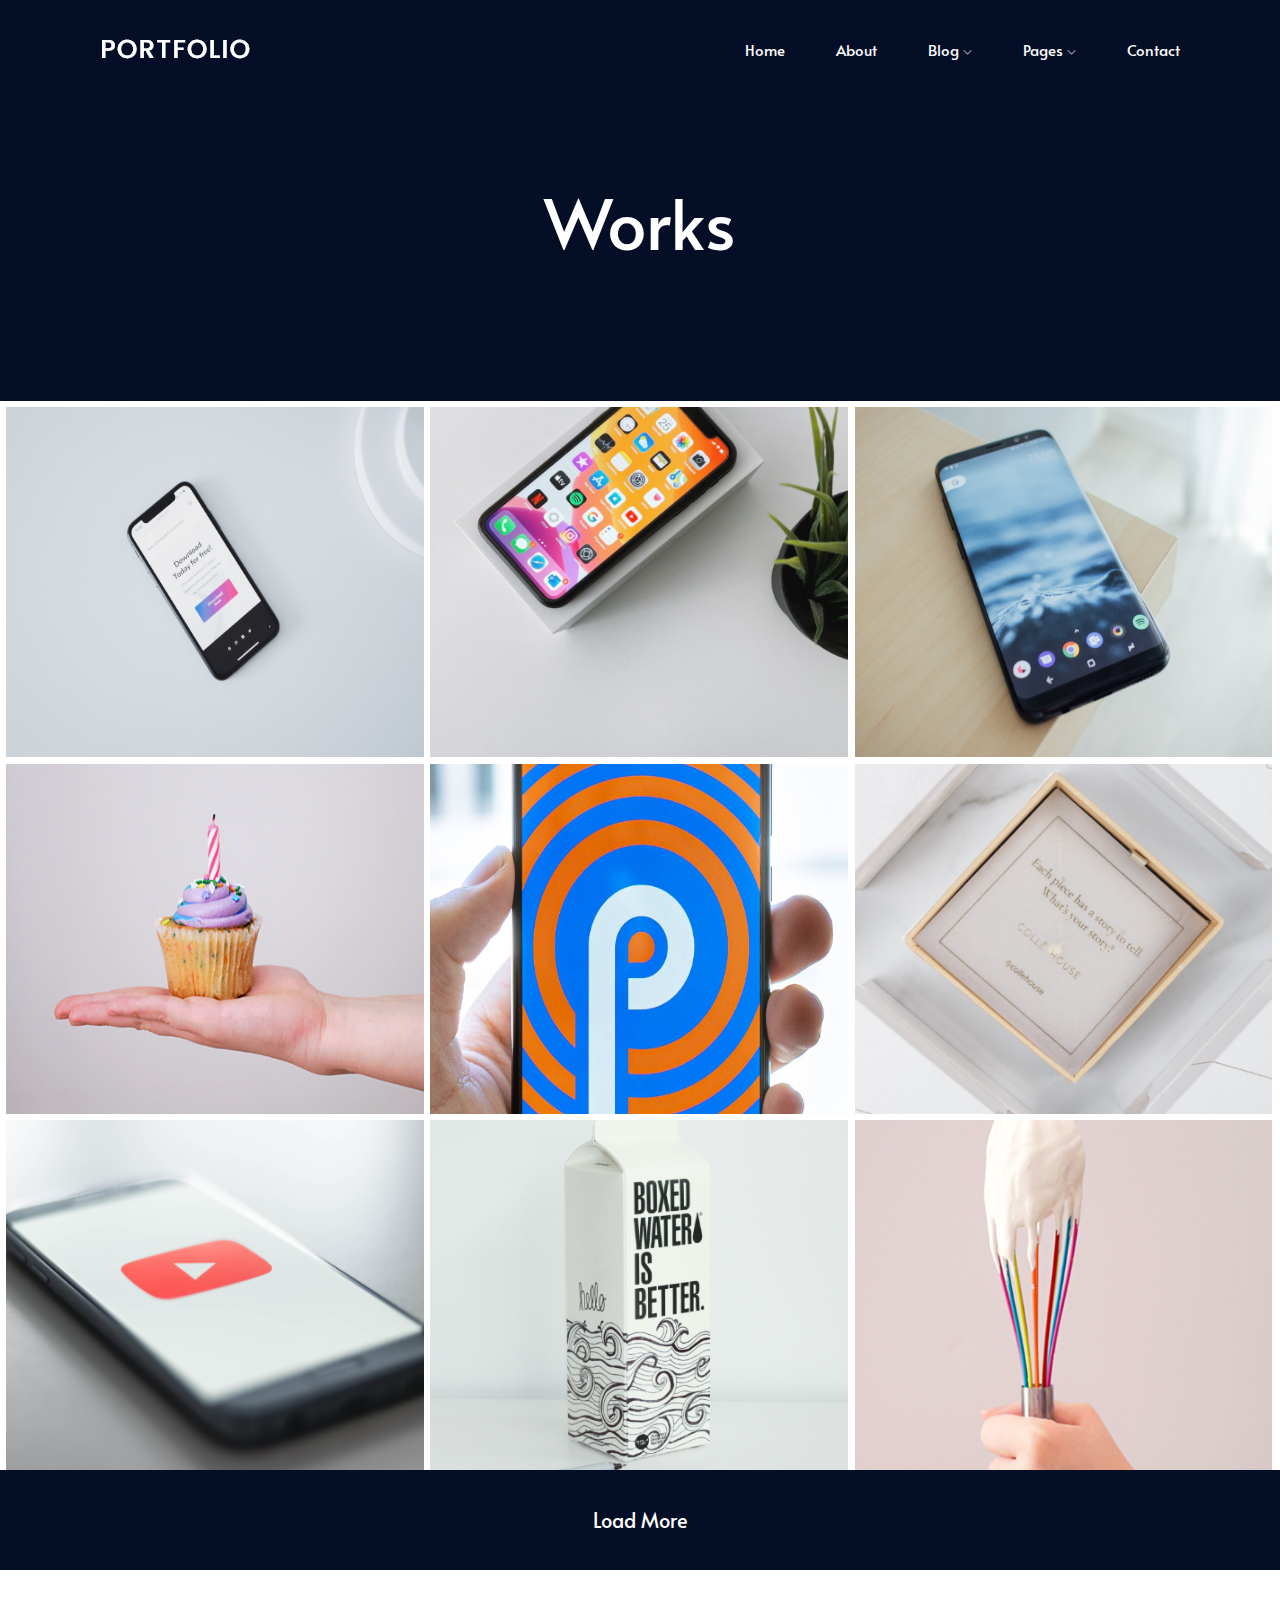
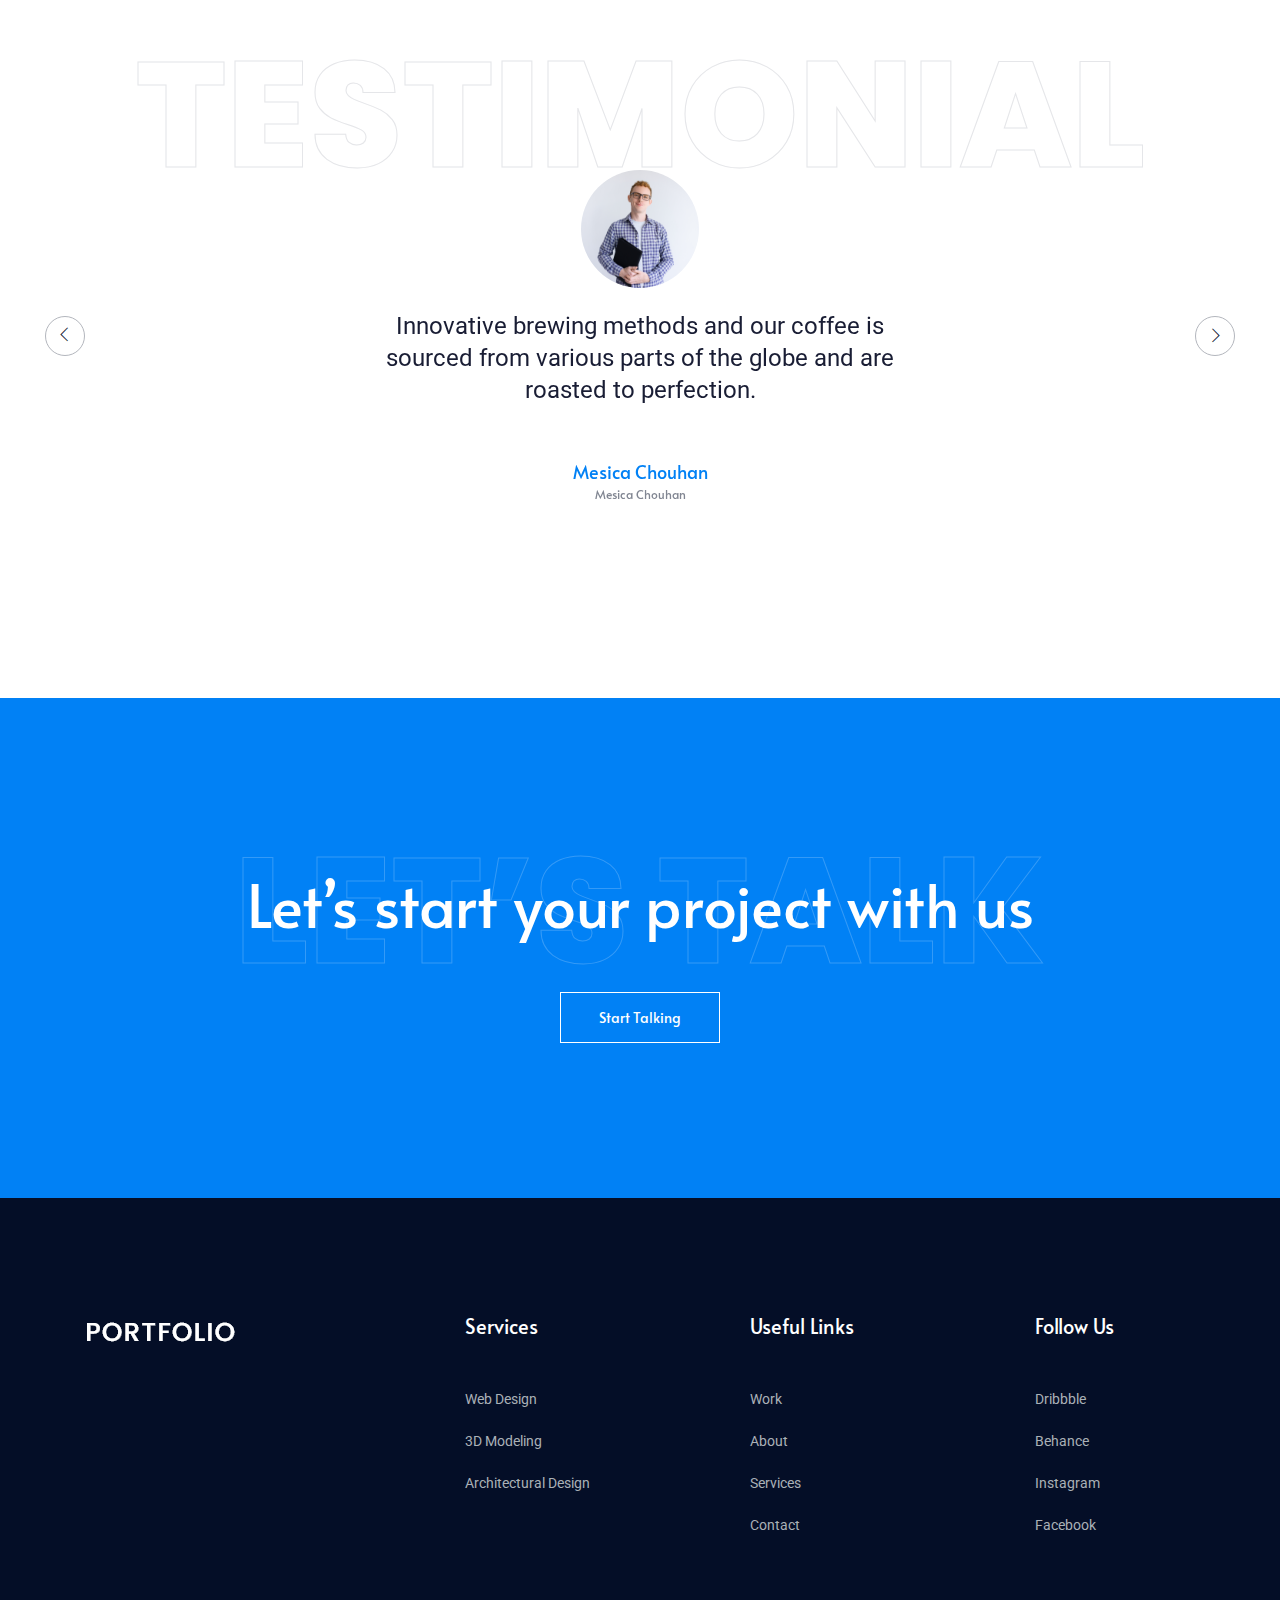
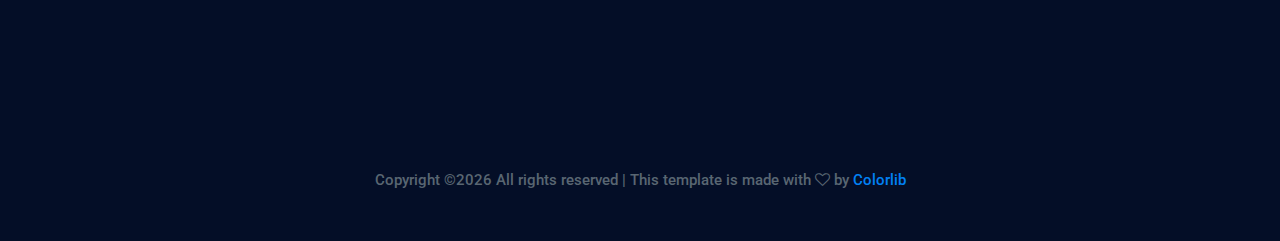
<file: portfolio-work.html>
<!doctype html>
<html class="no-js" lang="zxx">

<head>
    <meta charset="utf-8">
    <meta http-equiv="x-ua-compatible" content="ie=edge">
    <title>portfolio</title>
    <meta name="description" content="">
    <meta name="viewport" content="width=device-width, initial-scale=1">

    <!-- <link rel="manifest" href="site.webmanifest"> -->
    <!-- Place favicon.ico in the root directory -->

    <!-- CSS here -->
    <link rel="stylesheet" href="css/bootstrap.min.css">
    <link rel="stylesheet" href="css/owl.carousel.min.css">
    <link rel="stylesheet" href="css/magnific-popup.css">
    <link rel="stylesheet" href="css/font-awesome.min.css">
    <link rel="stylesheet" href="css/themify-icons.css">
    <link rel="stylesheet" href="css/nice-select.css">
    <link rel="stylesheet" href="css/flaticon.css">
    <link rel="stylesheet" href="css/gijgo.css">
    <link rel="stylesheet" href="css/animate.min.css">
    <link rel="stylesheet" href="css/slick.css">
    <link rel="stylesheet" href="css/slicknav.css">
    <link rel="stylesheet" href="css/style.css">
    <!-- <link rel="stylesheet" href="css/responsive.css"> -->
</head>

<body>
    <!--[if lte IE 9]>
            <p class="browserupgrade">You are using an <strong>outdated</strong> browser. Please <a href="https://browsehappy.com/">upgrade your browser</a> to improve your experience and security.</p>
        <![endif]-->

    <!-- header-start -->
    <header>
        <div class="header-area ">
            <div id="sticky-header" class="main-header-area">
                <div class="container-fluid">
                    <div class="row align-items-center">
                        <div class="col-xl-3 col-lg-2">
                            <div class="logo">
                                <a href="index.html">
                                    <img src="img/logo.png" alt="">
                                </a>
                            </div>
                        </div>
                        <div class="col-xl-9 col-lg-10">
                            <div class="main-menu  d-none d-lg-block text-right">
                                <nav>
                                    <ul id="navigation">
                                        <li><a class="active" href="index.html">home</a></li>
                                        <li><a href="about.html">About</a></li>
                                        
                                        <li><a href="#">blog <i class="ti-angle-down"></i></a>
                                            <ul class="submenu">
                                                <li><a href="blog.html">blog</a></li>
                                                <li><a href="single-blog.html">single-blog</a></li>
                                            </ul>
                                        </li>
                                        <li><a href="#">pages <i class="ti-angle-down"></i></a>
                                            <ul class="submenu">
                                                    <li><a href="portfolio-work.html">Portfolio work</a></li>
                                                 <li><a href="work_details.html">work details</a></li>
                                                 <li><a href="services.html">Services</a></li>
                                                 <li><a href="elements.html">elements</a></li>
                                            </ul>
                                        </li>
                                        <li><a href="contact.html">Contact</a></li>
                                    </ul>
                                </nav>
                            </div>
                        </div>
                        <div class="col-12">
                            <div class="mobile_menu d-block d-lg-none"></div>
                        </div>
                    </div>

                </div>
            </div>
        </div>
    </header>
    <!-- header-end -->

    <!-- bradcam_area  -->
    <div class="bradcam_area">
        <div class="container">
            <div class="row">
                <div class="col-xl-12">
                    <div class="bradcam_text text-center">
                        <h3>works</h3>
                    </div>
                </div>
            </div>
        </div>
    </div>
    <!-- /bradcam_area  -->


    <div class="portfolio_area">
        <!-- <div class="container-fluid p-0"> -->
            <div class="portfolio_wrap">
                <div class=" single_gallery">
                    <div class="thumb">
                        <img src="img/portfolio/1.png" alt="">
                    </div>
                    <div class="gallery_hover">
                        <div class="hover_inner">
                                <span>Mobile App</span>
                                <a href="work_details.html"> <h3>Ubar Mobile App</h3></a>
                                
                        </div>
                    </div>
                </div>
                <div class="single_gallery small_width">
                    <div class="thumb">
                        <img src="img/portfolio/2.png" alt="">
                    </div>
                    <div class="gallery_hover">
                            <div class="hover_inner">
                                    <span>Mobile App</span>
                                    <a href="work_details.html"> <h3>Ubar Mobile App</h3></a>
                            </div>
                        </div>
                </div>
                <div class="single_gallery">
                    <div class="thumb">
                        <img src="img/portfolio/3.png" alt="">
                    </div>
                    <div class="gallery_hover">
                            <div class="hover_inner">
                                    <span>Mobile App</span>
                                    <a href="work_details.html"> <h3>Ubar Mobile App</h3></a>
                            </div>
                        </div>
                </div>
                <div class=" single_gallery">
                    <div class="thumb">
                        <img src="img/portfolio/4.png" alt="">
                    </div>
                    <div class="gallery_hover">
                            <div class="hover_inner">
                                    <span>Mobile App</span>
                                    <a href="work_details.html"> <h3>Ubar Mobile App</h3></a>
                            </div>
                        </div>
                </div>
                <div class="single_gallery">
                    <div class="thumb">
                        <img src="img/portfolio/5.png" alt="">
                    </div>
                    <div class="gallery_hover">
                            <div class="hover_inner">
                                    <span>Mobile App</span>
                                    <a href="work_details.html"> <h3>Ubar Mobile App</h3></a>
                            </div>
                        </div>
                </div>
                <div class=" single_gallery small_width">
                    <div class="thumb">
                        <img src="img/portfolio/6.png" alt="">
                    </div>
                    <div class="gallery_hover">
                            <div class="hover_inner">
                                    <span>Mobile App</span>
                                    <a href="work_details.html"> <h3>Ubar Mobile App</h3></a>
                            </div>
                        </div>
                </div>
                <div class="single_gallery">
                    <div class="thumb">
                        <img src="img/portfolio/7.png" alt="">
                    </div>
                    <div class="gallery_hover">
                            <div class="hover_inner">
                                    <span>Mobile App</span>
                                    <a href="work_details.html"> <h3>Ubar Mobile App</h3></a>
                            </div>
                        </div>
                </div>
                <div class=" single_gallery small_width">
                    <div class="thumb">
                        <img src="img/portfolio/8.png" alt="">
                    </div>
                    <div class="gallery_hover">
                            <div class="hover_inner">
                                    <span>Mobile App</span>
                                    <a href="work_details.html"> <h3>Ubar Mobile App</h3></a>
                            </div>
                        </div>
                </div>
                <div class=" single_gallery">
                    <div class="thumb">
                        <img src="img/portfolio/9.png" alt="">
                    </div>
                    <div class="gallery_hover">
                            <div class="hover_inner">
                                    <span>Mobile App</span>
                                    <a href="work_details.html"> <h3>Ubar Mobile App</h3></a>
                            </div>
                        </div>
                </div>
            </div>
        <!-- </div> -->
        <div class="more_works text-center">
            <a href="#">Load More</a>
        </div>
    </div>

    <!-- testimonial_area  -->
    <div class="testimonial_area ">
            <div class="outline_text white testmonial d-none d-lg-block">
                    Testimonial
            </div>
            <div class="container">
                <div class="row">
                    <div class="col-xl-12">
                        <div class="testmonial_active owl-carousel">
                            <div class="single_carousel">
                                <div class="row justify-content-center">
                                    <div class="col-lg-6">
                                        <div class="single_testmonial text-center">
                                                <div class="thumb">
                                                        <img src="img/testmonial/thumb.png" alt="">
                                                </div>
                                            <p>Innovative brewing methods and our coffee is sourced from various parts of the globe and are roasted to perfection. </p>
                                            <div class="testmonial_author">
                                                <h3>Mesica Chouhan</h3>
                                                <span>Mesica Chouhan</span>
                                            </div>
                                        </div>
                                    </div>
                                </div>
                            </div>
                            <div class="single_carousel">
                                <div class="row justify-content-center">
                                    <div class="col-lg-6">
                                        <div class="single_testmonial text-center">
                                                <div class="thumb">
                                                        <img src="img/testmonial/thumb.png" alt="">
                                                </div>
                                            <p>Innovative brewing methods and our coffee is sourced from various parts of the globe and are roasted to perfection. </p>
                                            <div class="testmonial_author">
                                                <h3>Mesica Chouhan</h3>
                                                <span>Mesica Chouhan</span>
                                            </div>
                                        </div>
                                    </div>
                                </div>
                            </div>
                            <div class="single_carousel">
                                <div class="row justify-content-center">
                                    <div class="col-lg-6">
                                        <div class="single_testmonial text-center">
                                                <div class="thumb">
                                                        <img src="img/testmonial/thumb.png" alt="">
                                                </div>
                                            <p>Innovative brewing methods and our coffee is sourced from various parts of the globe and are roasted to perfection. </p>
                                            <div class="testmonial_author">
                                                <h3>Mesica Chouhan</h3>
                                                <span>Mesica Chouhan</span>
                                            </div>
                                        </div>
                                    </div>
                                </div>
                            </div>
                        </div>
                    </div>
                </div>
            </div>
        </div>
    <!-- /testimonial_area  -->
    
    <!-- discuss_projects_start  -->
    <div class="discuss_projects">
            <div class="outline_text white project d-none d-lg-block">
                    Let’s talk
            </div>
        <div class="container">
            <div class="row">
                <div class="col-xl-12">
                    <div class="project_text text-center">
                        <h3>Let’s start your project with us</h3>
                        <a class="boxed-btn3" href="#">Start Talking</a>
                    </div>
                </div>
            </div>
        </div>
    </div>
    <!-- discuss_projects_end  -->

    <!-- footer start -->
    <footer class="footer">
            <div class="footer_top">
                <div class="container">
                    <div class="row">
                        <div class="col-xl-4 col-md-6 col-lg-4">
                            <div class="footer_widget">
                               <div class="logo_footer">
                                   <a href="index.html">
                                       <img src="img/logo.png" alt="">
                                   </a>
                               </div>
    
                            </div>
                        </div>
                        <div class="col-xl-3 col-md-6 col-lg-3">
                            <div class="footer_widget">
                                <h3 class="footer_title">
                                        Services
                                </h3>
                                <ul>
                                    <li><a href="#">Web Design</a></li>
                                    <li><a href="#">3D Modeling</a></li>
                                    <li><a href="#">Architectural Design</a></li>
                                </ul>
    
                            </div>
                        </div>
                        <div class="col-xl-3 col-md-6 col-lg-3">
                            <div class="footer_widget">
                                <h3 class="footer_title">
                                    Useful Links
                                </h3>
                                <ul>
                                    <li><a href="#">Work</a></li>
                                    <li><a href="#">About</a></li>
                                    <li><a href="#">Services</a></li>
                                    <li><a href="#">Contact</a></li>
                                </ul>
                            </div>
                        </div>
                        <div class="col-xl-2 col-md-6 col-lg-2">
                            <div class="footer_widget">
                                <h3 class="footer_title">
                                        Follow Us
                                </h3>
                                <ul>
                                    <li><a href="#">Dribbble</a></li>
                                    <li><a href="#">Behance</a></li>
                                    <li><a href="#">Instagram</a></li>
                                    <li><a href="#">Facebook</a></li>
                                </ul>
                            </div>
                        </div>
                    </div>
                </div>
            </div>
            <div class="copy-right_text">
                <div class="container">
                    <div class="row">
                        <div class="col-xl-12">
                            <p class="copy_right text-center">
                                <!-- Link back to Colorlib can't be removed. Template is licensed under CC BY 3.0. -->
Copyright &copy;<script>document.write(new Date().getFullYear());</script> All rights reserved | This template is made with <i class="fa fa-heart-o" aria-hidden="true"></i> by <a href="https://colorlib.com" target="_blank">Colorlib</a>
<!-- Link back to Colorlib can't be removed. Template is licensed under CC BY 3.0. -->
                            </p>
                        </div>
                    </div>
                </div>
            </div>
        </footer>
    <!--/ footer end  -->

    <!-- JS here -->
    <script src="js/vendor/modernizr-3.5.0.min.js"></script>
    <script src="js/vendor/jquery-1.12.4.min.js"></script>
    <script src="js/popper.min.js"></script>
    <script src="js/bootstrap.min.js"></script>
    <script src="js/owl.carousel.min.js"></script>
    <script src="js/isotope.pkgd.min.js"></script>
    <script src="js/ajax-form.js"></script>
    <script src="js/waypoints.min.js"></script>
    <script src="js/jquery.counterup.min.js"></script>
    <script src="js/imagesloaded.pkgd.min.js"></script>
    <script src="js/scrollIt.js"></script>
    <script src="js/jquery.scrollUp.min.js"></script>
    <script src="js/wow.min.js"></script>
    <script src="js/nice-select.min.js"></script>
    <script src="js/jquery.slicknav.min.js"></script>
    <script src="js/jquery.magnific-popup.min.js"></script>
    <script src="js/plugins.js"></script>
    <script src="js/gijgo.min.js"></script>

    <!--contact js-->
    <script src="js/contact.js"></script>
    <script src="js/jquery.ajaxchimp.min.js"></script>
    <script src="js/jquery.form.js"></script>
    <script src="js/jquery.validate.min.js"></script>
    <script src="js/mail-script.js"></script>

    <script src="js/main.js"></script>
</body>

</html>
</file>
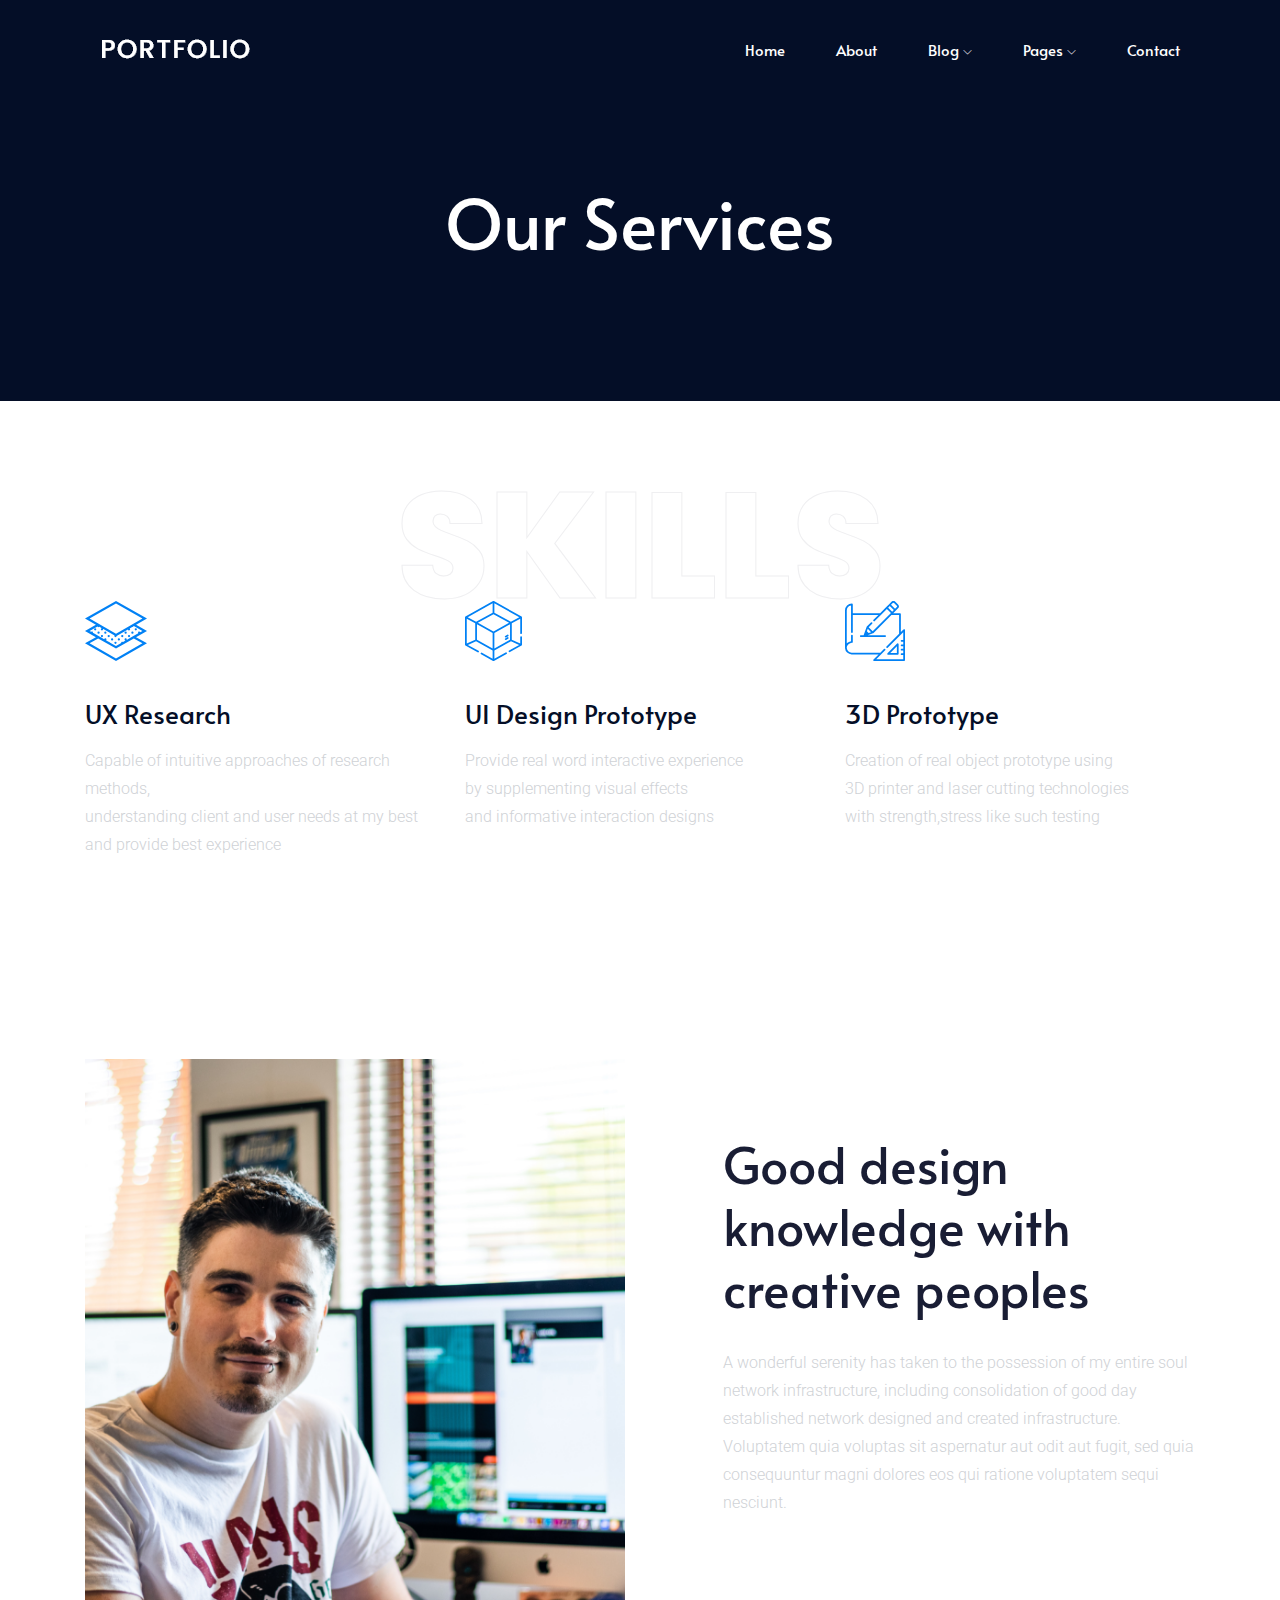
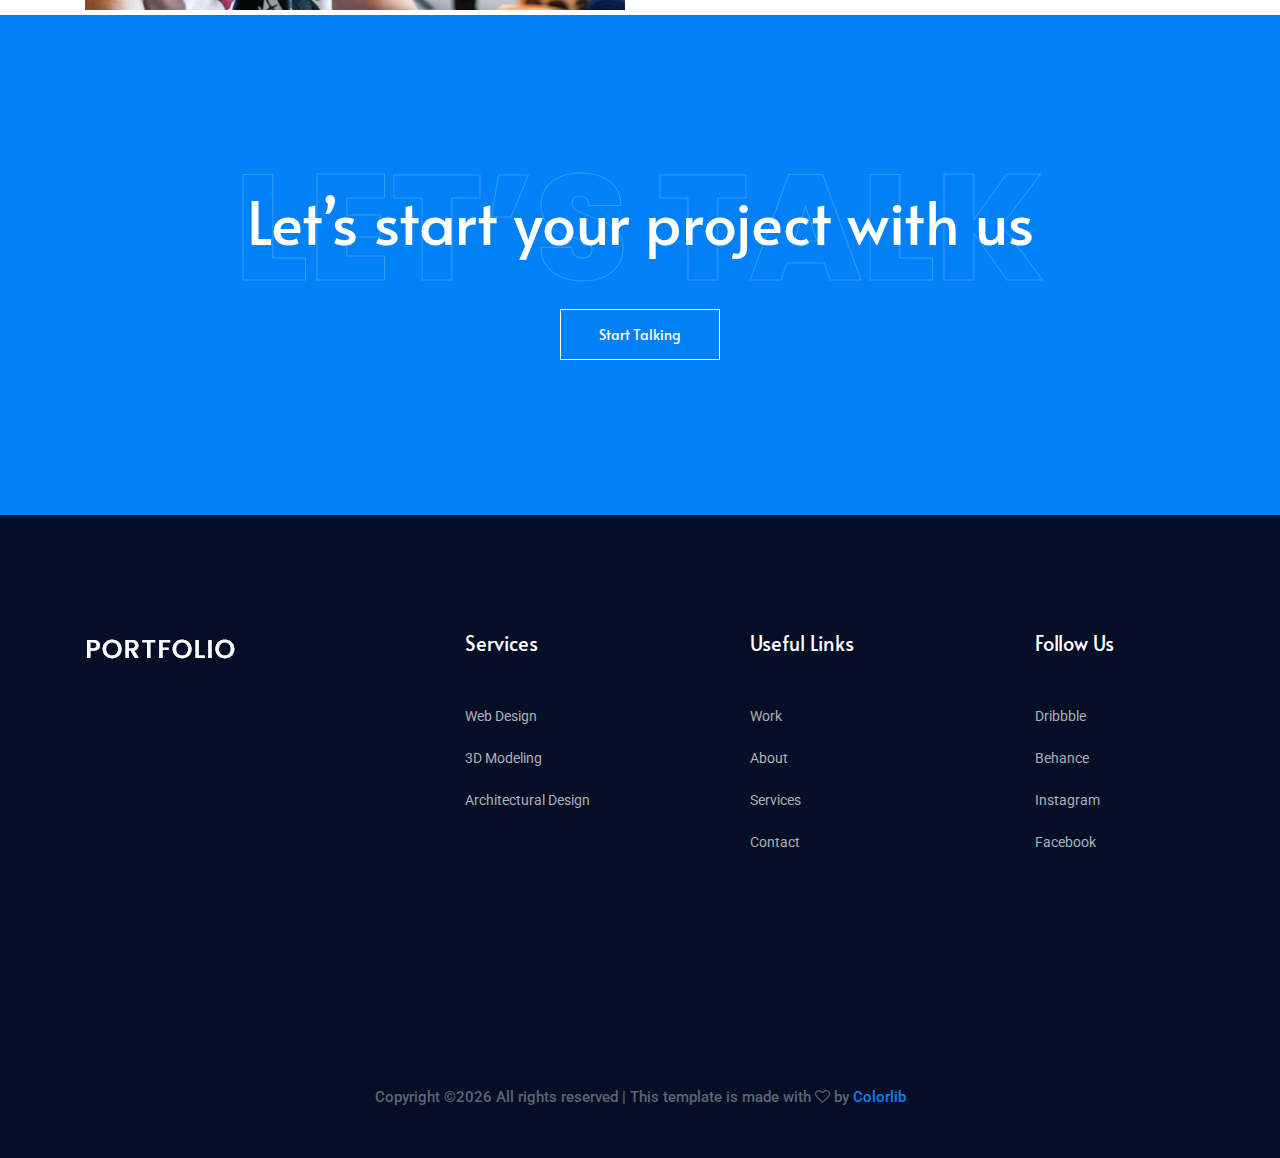
<file: services.html>
<!doctype html>
<html class="no-js" lang="zxx">

<head>
    <meta charset="utf-8">
    <meta http-equiv="x-ua-compatible" content="ie=edge">
    <title>portfolio</title>
    <meta name="description" content="">
    <meta name="viewport" content="width=device-width, initial-scale=1">

    <!-- <link rel="manifest" href="site.webmanifest"> -->
    <!-- Place favicon.ico in the root directory -->

    <!-- CSS here -->
    <link rel="stylesheet" href="css/bootstrap.min.css">
    <link rel="stylesheet" href="css/owl.carousel.min.css">
    <link rel="stylesheet" href="css/magnific-popup.css">
    <link rel="stylesheet" href="css/font-awesome.min.css">
    <link rel="stylesheet" href="css/themify-icons.css">
    <link rel="stylesheet" href="css/nice-select.css">
    <link rel="stylesheet" href="css/flaticon.css">
    <link rel="stylesheet" href="css/gijgo.css">
    <link rel="stylesheet" href="css/animate.min.css">
    <link rel="stylesheet" href="css/slick.css">
    <link rel="stylesheet" href="css/slicknav.css">
    <link rel="stylesheet" href="css/style.css">
    <!-- <link rel="stylesheet" href="css/responsive.css"> -->
</head>

<body>
    <!--[if lte IE 9]>
            <p class="browserupgrade">You are using an <strong>outdated</strong> browser. Please <a href="https://browsehappy.com/">upgrade your browser</a> to improve your experience and security.</p>
        <![endif]-->

    <!-- header-start -->
    <header>
        <div class="header-area ">
            <div id="sticky-header" class="main-header-area">
                <div class="container-fluid">
                    <div class="row align-items-center">
                        <div class="col-xl-3 col-lg-2">
                            <div class="logo">
                                <a href="index.html">
                                    <img src="img/logo.png" alt="">
                                </a>
                            </div>
                        </div>
                        <div class="col-xl-9 col-lg-10">
                            <div class="main-menu  d-none d-lg-block text-right">
                                <nav>
                                    <ul id="navigation">
                                        <li><a class="active" href="index.html">home</a></li>
                                        <li><a href="about.html">About</a></li>
                                        
                                        <li><a href="#">blog <i class="ti-angle-down"></i></a>
                                            <ul class="submenu">
                                                <li><a href="blog.html">blog</a></li>
                                                <li><a href="single-blog.html">single-blog</a></li>
                                            </ul>
                                        </li>
                                        <li><a href="#">pages <i class="ti-angle-down"></i></a>
                                            <ul class="submenu">
                                                    <li><a href="portfolio-work.html">Portfolio work</a></li>
                                                 <li><a href="work_details.html">work details</a></li>
                                                 <li><a href="services.html">Services</a></li>
                                                 <li><a href="elements.html">elements</a></li>
                                            </ul>
                                        </li>
                                        <li><a href="contact.html">Contact</a></li>
                                    </ul>
                                </nav>
                            </div>
                        </div>
                        <div class="col-12">
                            <div class="mobile_menu d-block d-lg-none"></div>
                        </div>
                    </div>

                </div>
            </div>
        </div>
    </header>
    <!-- header-end -->

    <!-- bradcam_area  -->
    <div class="bradcam_area">
        <div class="container">
            <div class="row">
                <div class="col-xl-12">
                    <div class="bradcam_text text-center">
                        <h3>Our Services</h3>
                    </div>
                </div>
            </div>
        </div>
    </div>
    <!-- /bradcam_area  -->

        <!-- service_area  -->
        <div class="service_area">
                <div class="outline_text white d-none d-lg-block">
                        Skills
                </div>
            <div class="container">
                <div class="row">
                    <div class="col-xl-4 col-lg-4 col-md-6">
                        <div class="single_service">
                            <div class="icon">
                                <img src="img/svg_icon/2.svg" alt="">
                            </div>
                            <h3>UX Research</h3>
                            <p> Capable of intuitive approaches of research methods,<br>understanding client and user needs at my best<br>and provide best experience</p>
                        </div>
                    </div>
                    <div class="col-xl-4 col-lg-4 col-md-6">
                        <div class="single_service">
                            <div class="icon">
                                <img src="img/svg_icon/1.svg" alt="">
                            </div>
                            <h3>UI Design Prototype</h3>
                            <p>Provide real word interactive experience<br>by supplementing visual effects <br> and informative interaction designs</p>
                        </div>
                    </div>
                    <div class="col-xl-4 col-lg-4 col-md-6">
                        <div class="single_service">
                            <div class="icon">
                                <img src="img/svg_icon/3.svg" alt="">
                            </div>
                            <h3>3D Prototype</h3>
                            <p>Creation of real object prototype using<br> 3D printer and laser cutting technologies<br>with strength,stress like such testing</p>
                        </div>
                    </div>
                </div>
            </div>
        </div>
        <!--/ service_area  -->

        <div class="about_area">
            <div class="container">
                <div class="row align-items-center">
                    <div class="col-xl-6 col-lg-6">
                        <div class="about_thumb">
                            <img src="img/about/1.png" alt="">
                        </div>
                    </div>
                    <div class="col-xl-6 col-lg-6">
                        <div class="about_info">
                            <h3>Good design <br>
                                    knowledge with <br>
                                    creative peoples</h3>
                            <p>A wonderful serenity has taken to the possession of my entire soul network infrastructure, including consolidation of good day established network designed and created infrastructure. Voluptatem quia voluptas sit aspernatur aut odit aut fugit, sed quia consequuntur magni dolores eos qui ratione voluptatem sequi nesciunt.</p>
                        </div>
                    </div>
                </div>
            </div>
        </div>

   
    
    <!-- discuss_projects_start  -->
    <div class="discuss_projects">
            <div class="outline_text white project d-none d-lg-block">
                    Let’s talk
            </div>
        <div class="container">
            <div class="row">
                <div class="col-xl-12">
                    <div class="project_text text-center">
                        <h3>Let’s start your project with us</h3>
                        <a class="boxed-btn3" href="#">Start Talking</a>
                    </div>
                </div>
            </div>
        </div>
    </div>
    <!-- discuss_projects_end  -->

    <!-- footer start -->
    <footer class="footer">
            <div class="footer_top">
                <div class="container">
                    <div class="row">
                        <div class="col-xl-4 col-md-6 col-lg-4">
                            <div class="footer_widget">
                               <div class="logo_footer">
                                   <a href="index.html">
                                       <img src="img/logo.png" alt="">
                                   </a>
                               </div>
    
                            </div>
                        </div>
                        <div class="col-xl-3 col-md-6 col-lg-3">
                            <div class="footer_widget">
                                <h3 class="footer_title">
                                        Services
                                </h3>
                                <ul>
                                    <li><a href="#">Web Design</a></li>
                                    <li><a href="#">3D Modeling</a></li>
                                    <li><a href="#">Architectural Design</a></li>
                                </ul>
    
                            </div>
                        </div>
                        <div class="col-xl-3 col-md-6 col-lg-3">
                            <div class="footer_widget">
                                <h3 class="footer_title">
                                    Useful Links
                                </h3>
                                <ul>
                                    <li><a href="#">Work</a></li>
                                    <li><a href="#">About</a></li>
                                    <li><a href="#">Services</a></li>
                                    <li><a href="#">Contact</a></li>
                                </ul>
                            </div>
                        </div>
                        <div class="col-xl-2 col-md-6 col-lg-2">
                            <div class="footer_widget">
                                <h3 class="footer_title">
                                        Follow Us
                                </h3>
                                <ul>
                                    <li><a href="#">Dribbble</a></li>
                                    <li><a href="#">Behance</a></li>
                                    <li><a href="#">Instagram</a></li>
                                    <li><a href="#">Facebook</a></li>
                                </ul>
                            </div>
                        </div>
                    </div>
                </div>
            </div>
            <div class="copy-right_text">
                <div class="container">
                    <div class="row">
                        <div class="col-xl-12">
                            <p class="copy_right text-center">
                                <!-- Link back to Colorlib can't be removed. Template is licensed under CC BY 3.0. -->
Copyright &copy;<script>document.write(new Date().getFullYear());</script> All rights reserved | This template is made with <i class="fa fa-heart-o" aria-hidden="true"></i> by <a href="https://colorlib.com" target="_blank">Colorlib</a>
<!-- Link back to Colorlib can't be removed. Template is licensed under CC BY 3.0. -->
                            </p>
                        </div>
                    </div>
                </div>
            </div>
        </footer>
    <!--/ footer end  -->

    <!-- JS here -->
    <script src="js/vendor/modernizr-3.5.0.min.js"></script>
    <script src="js/vendor/jquery-1.12.4.min.js"></script>
    <script src="js/popper.min.js"></script>
    <script src="js/bootstrap.min.js"></script>
    <script src="js/owl.carousel.min.js"></script>
    <script src="js/isotope.pkgd.min.js"></script>
    <script src="js/ajax-form.js"></script>
    <script src="js/waypoints.min.js"></script>
    <script src="js/jquery.counterup.min.js"></script>
    <script src="js/imagesloaded.pkgd.min.js"></script>
    <script src="js/scrollIt.js"></script>
    <script src="js/jquery.scrollUp.min.js"></script>
    <script src="js/wow.min.js"></script>
    <script src="js/nice-select.min.js"></script>
    <script src="js/jquery.slicknav.min.js"></script>
    <script src="js/jquery.magnific-popup.min.js"></script>
    <script src="js/plugins.js"></script>
    <script src="js/gijgo.min.js"></script>

    <!--contact js-->
    <script src="js/contact.js"></script>
    <script src="js/jquery.ajaxchimp.min.js"></script>
    <script src="js/jquery.form.js"></script>
    <script src="js/jquery.validate.min.js"></script>
    <script src="js/mail-script.js"></script>

    <script src="js/main.js"></script>
</body>

</html>
</file>
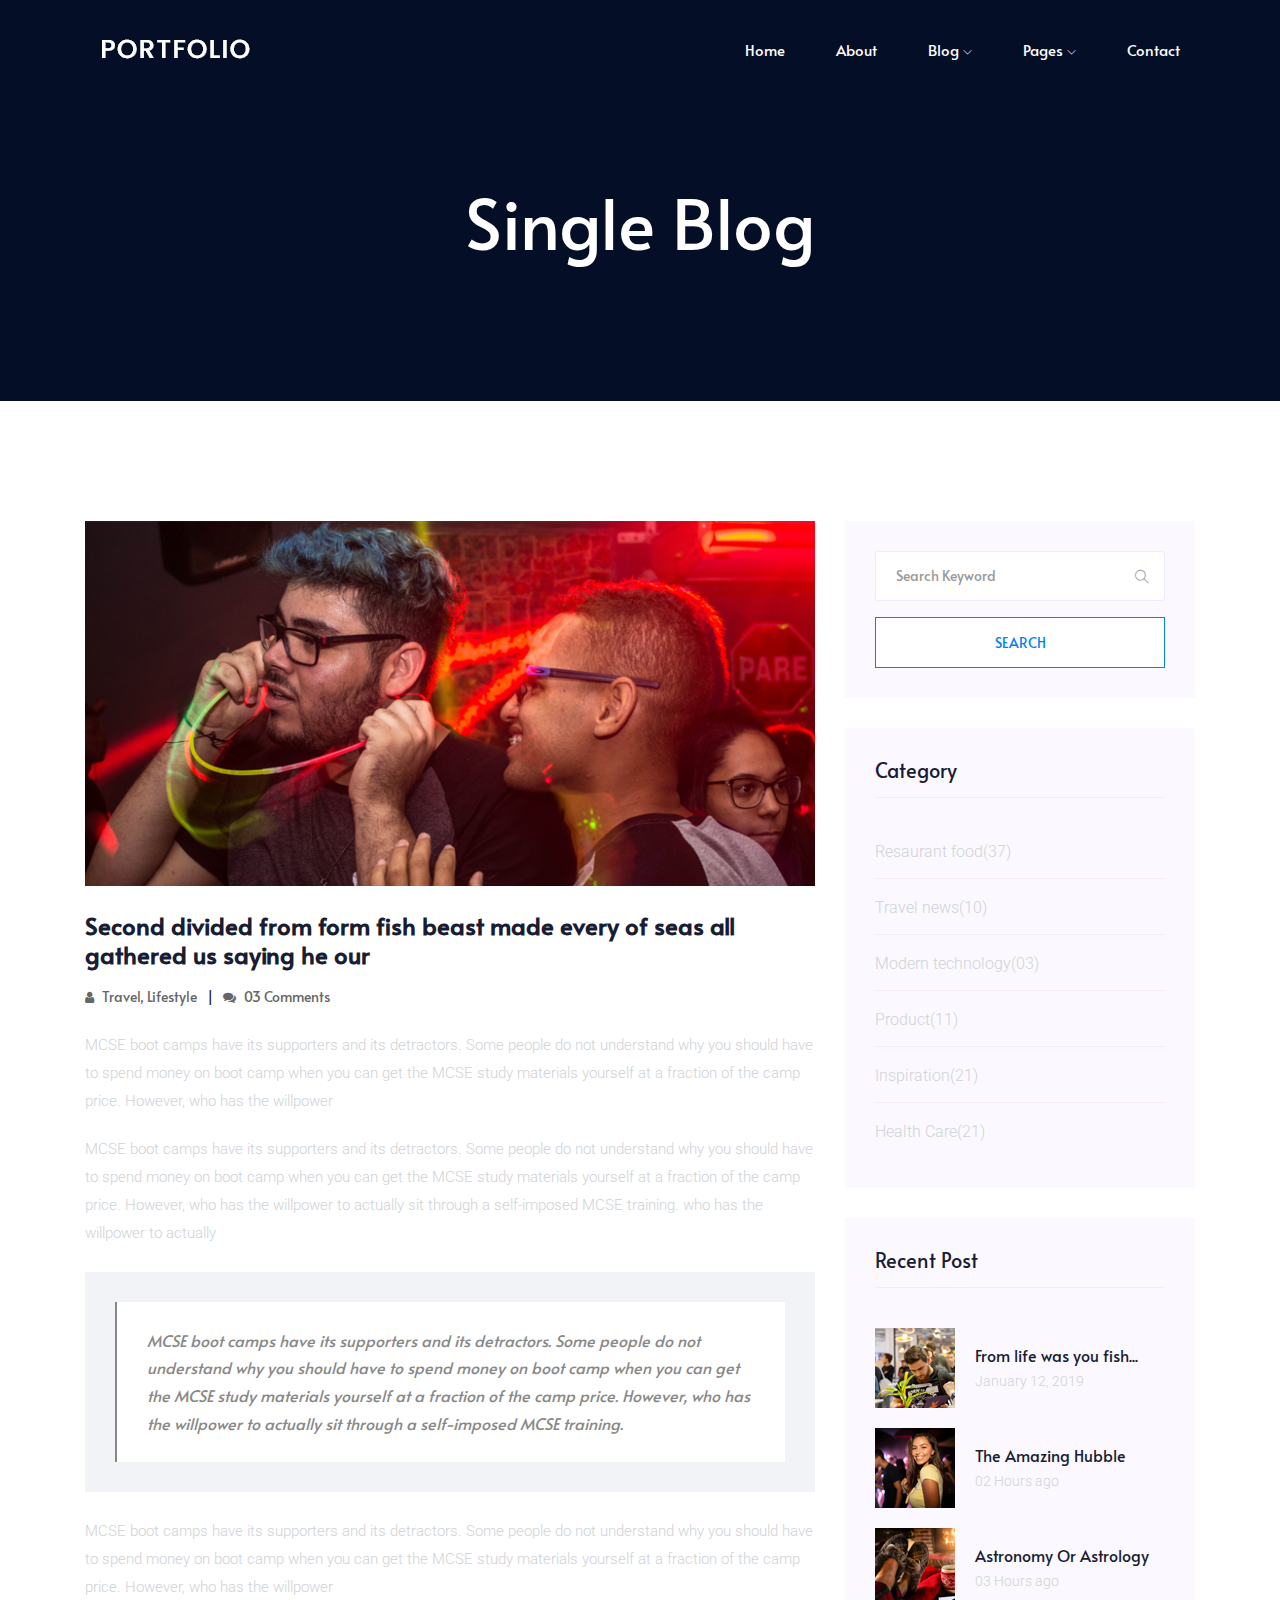
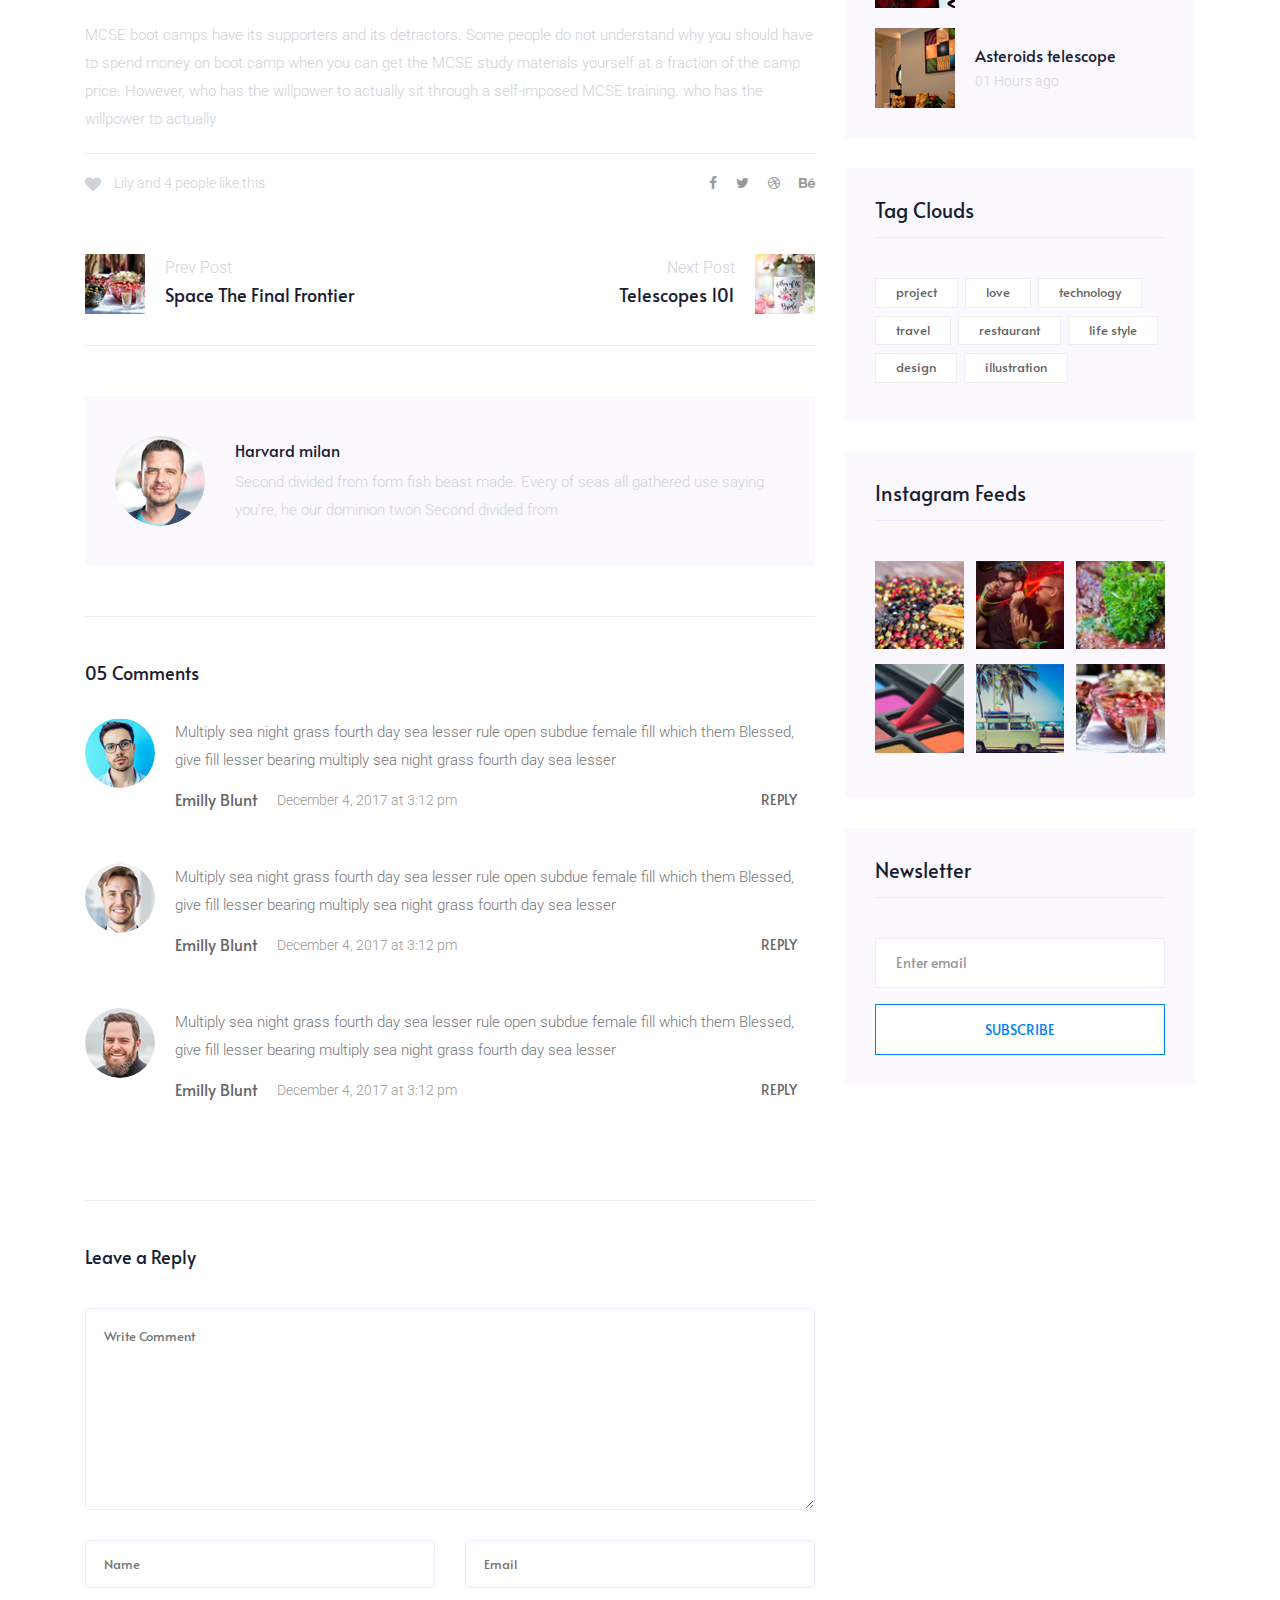
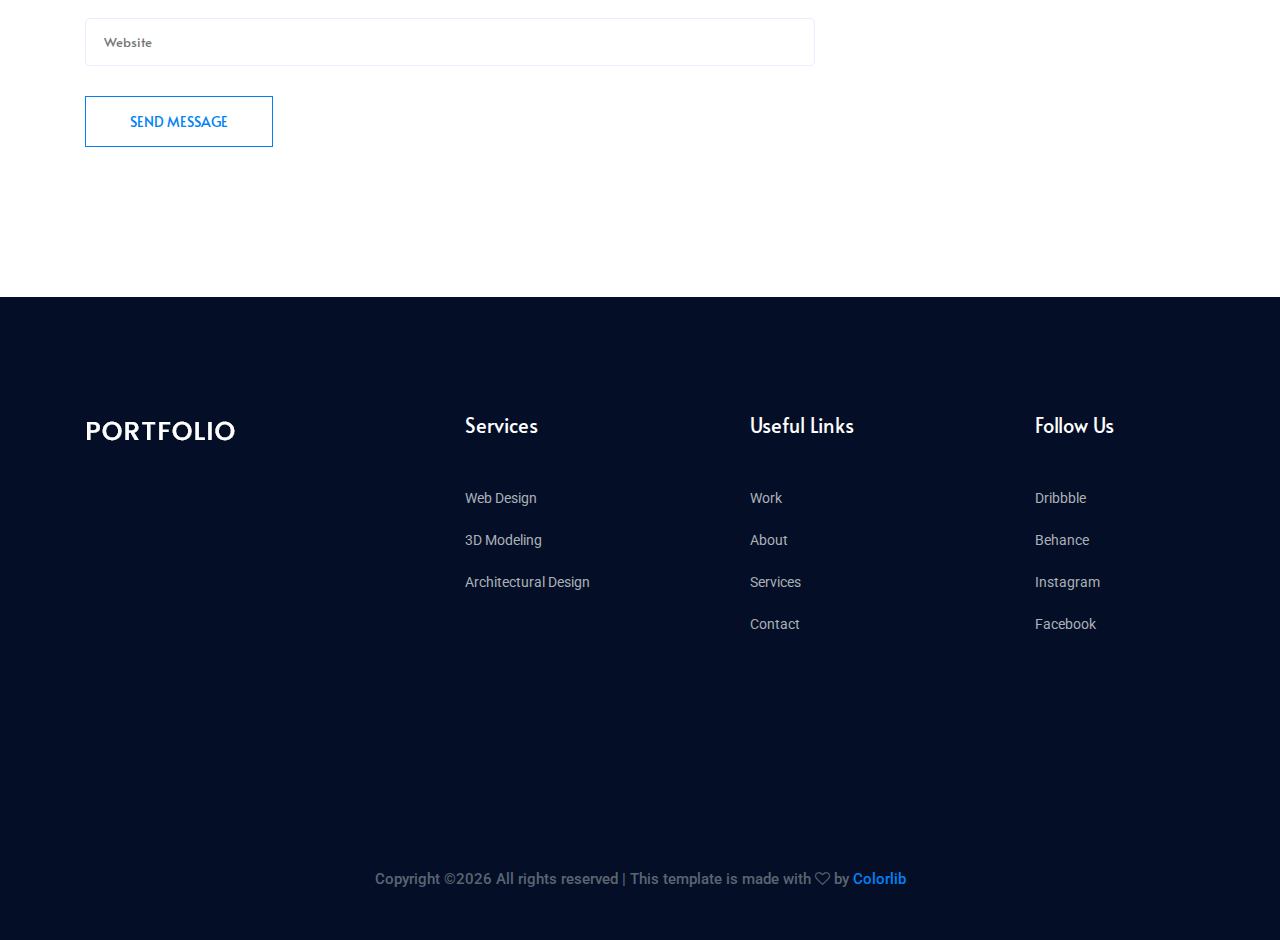
<file: single-blog.html>
<!doctype html>
<html class="no-js" lang="zxx">

<head>
   <meta charset="utf-8">
   <meta http-equiv="x-ua-compatible" content="ie=edge">
   <title>portfolio</title>
   <meta name="description" content="">
   <meta name="viewport" content="width=device-width, initial-scale=1">

   <!-- <link rel="manifest" href="site.webmanifest"> -->
   <!-- Place favicon.ico in the root directory -->

   <!-- CSS here -->
   <link rel="stylesheet" href="css/bootstrap.min.css">
   <link rel="stylesheet" href="css/owl.carousel.min.css">
   <link rel="stylesheet" href="css/magnific-popup.css">
   <link rel="stylesheet" href="css/font-awesome.min.css">
   <link rel="stylesheet" href="css/themify-icons.css">
   <link rel="stylesheet" href="css/nice-select.css">
   <link rel="stylesheet" href="css/flaticon.css">
   <link rel="stylesheet" href="css/gijgo.css">
   <link rel="stylesheet" href="css/animate.min.css">
   <link rel="stylesheet" href="css/slicknav.css">
   <link rel="stylesheet" href="css/style.css">
   <!-- <link rel="stylesheet" href="css/responsive.css"> -->
</head>

<body>
   <!--[if lte IE 9]>
            <p class="browserupgrade">You are using an <strong>outdated</strong> browser. Please <a href="https://browsehappy.com/">upgrade your browser</a> to improve your experience and security.</p>
        <![endif]-->
    <!-- header-start -->
    <header>
      <div class="header-area ">
          <div id="sticky-header" class="main-header-area">
              <div class="container-fluid">
                  <div class="row align-items-center">
                      <div class="col-xl-3 col-lg-2">
                          <div class="logo">
                              <a href="index.html">
                                  <img src="img/logo.png" alt="">
                              </a>
                          </div>
                      </div>
                      <div class="col-xl-9 col-lg-10">
                          <div class="main-menu  d-none d-lg-block text-right">
                              <nav>
                                  <ul id="navigation">
                                      <li><a class="active" href="index.html">home</a></li>
                                      <li><a href="about.html">About</a></li>
                                      
                                      <li><a href="#">blog <i class="ti-angle-down"></i></a>
                                          <ul class="submenu">
                                              <li><a href="blog.html">blog</a></li>
                                              <li><a href="single-blog.html">single-blog</a></li>
                                          </ul>
                                      </li>
                                      <li><a href="#">pages <i class="ti-angle-down"></i></a>
                                          <ul class="submenu">
                                                  <li><a href="portfolio-work.html">Portfolio work</a></li>
                                               <li><a href="work_details.html">work details</a></li>
                                               <li><a href="services.html">Services</a></li>
                                               <li><a href="elements.html">elements</a></li>
                                          </ul>
                                      </li>
                                      <li><a href="contact.html">Contact</a></li>
                                  </ul>
                              </nav>
                          </div>
                      </div>
                      <div class="col-12">
                          <div class="mobile_menu d-block d-lg-none"></div>
                      </div>
                  </div>

              </div>
          </div>
      </div>
  </header>
  <!-- header-end -->
 
     <!-- bradcam_area  -->
     <div class="bradcam_area bradcam_bg_1">
         <div class="container">
             <div class="row">
                 <div class="col-xl-12">
                     <div class="bradcam_text text-center">
                         <h3>Single Blog</h3>
                     </div>
                 </div>
             </div>
         </div>
     </div>
     <!-- /bradcam_area  -->

   <!--================Blog Area =================-->
   <section class="blog_area single-post-area section-padding">
      <div class="container">
         <div class="row">
            <div class="col-lg-8 posts-list">
               <div class="single-post">
                  <div class="feature-img">
                     <img class="img-fluid" src="img/blog/single_blog_1.png" alt="">
                  </div>
                  <div class="blog_details">
                     <h2>Second divided from form fish beast made every of seas
                        all gathered us saying he our
                     </h2>
                     <ul class="blog-info-link mt-3 mb-4">
                        <li><a href="#"><i class="fa fa-user"></i> Travel, Lifestyle</a></li>
                        <li><a href="#"><i class="fa fa-comments"></i> 03 Comments</a></li>
                     </ul>
                     <p class="excert">
                        MCSE boot camps have its supporters and its detractors. Some people do not understand why you
                        should have to spend money on boot camp when you can get the MCSE study materials yourself at a
                        fraction of the camp price. However, who has the willpower
                     </p>
                     <p>
                        MCSE boot camps have its supporters and its detractors. Some people do not understand why you
                        should have to spend money on boot camp when you can get the MCSE study materials yourself at a
                        fraction of the camp price. However, who has the willpower to actually sit through a
                        self-imposed MCSE training. who has the willpower to actually
                     </p>
                     <div class="quote-wrapper">
                        <div class="quotes">
                           MCSE boot camps have its supporters and its detractors. Some people do not understand why you
                           should have to spend money on boot camp when you can get the MCSE study materials yourself at
                           a fraction of the camp price. However, who has the willpower to actually sit through a
                           self-imposed MCSE training.
                        </div>
                     </div>
                     <p>
                        MCSE boot camps have its supporters and its detractors. Some people do not understand why you
                        should have to spend money on boot camp when you can get the MCSE study materials yourself at a
                        fraction of the camp price. However, who has the willpower
                     </p>
                     <p>
                        MCSE boot camps have its supporters and its detractors. Some people do not understand why you
                        should have to spend money on boot camp when you can get the MCSE study materials yourself at a
                        fraction of the camp price. However, who has the willpower to actually sit through a
                        self-imposed MCSE training. who has the willpower to actually
                     </p>
                  </div>
               </div>
               <div class="navigation-top">
                  <div class="d-sm-flex justify-content-between text-center">
                     <p class="like-info"><span class="align-middle"><i class="fa fa-heart"></i></span> Lily and 4
                        people like this</p>
                     <div class="col-sm-4 text-center my-2 my-sm-0">
                        <!-- <p class="comment-count"><span class="align-middle"><i class="fa fa-comment"></i></span> 06 Comments</p> -->
                     </div>
                     <ul class="social-icons">
                        <li><a href="#"><i class="fa fa-facebook-f"></i></a></li>
                        <li><a href="#"><i class="fa fa-twitter"></i></a></li>
                        <li><a href="#"><i class="fa fa-dribbble"></i></a></li>
                        <li><a href="#"><i class="fa fa-behance"></i></a></li>
                     </ul>
                  </div>
                  <div class="navigation-area">
                     <div class="row">
                        <div
                           class="col-lg-6 col-md-6 col-12 nav-left flex-row d-flex justify-content-start align-items-center">
                           <div class="thumb">
                              <a href="#">
                                 <img class="img-fluid" src="img/post/preview.png" alt="">
                              </a>
                           </div>
                           <div class="arrow">
                              <a href="#">
                                 <span class="lnr text-white ti-arrow-left"></span>
                              </a>
                           </div>
                           <div class="detials">
                              <p>Prev Post</p>
                              <a href="#">
                                 <h4>Space The Final Frontier</h4>
                              </a>
                           </div>
                        </div>
                        <div
                           class="col-lg-6 col-md-6 col-12 nav-right flex-row d-flex justify-content-end align-items-center">
                           <div class="detials">
                              <p>Next Post</p>
                              <a href="#">
                                 <h4>Telescopes 101</h4>
                              </a>
                           </div>
                           <div class="arrow">
                              <a href="#">
                                 <span class="lnr text-white ti-arrow-right"></span>
                              </a>
                           </div>
                           <div class="thumb">
                              <a href="#">
                                 <img class="img-fluid" src="img/post/next.png" alt="">
                              </a>
                           </div>
                        </div>
                     </div>
                  </div>
               </div>
               <div class="blog-author">
                  <div class="media align-items-center">
                     <img src="img/blog/author.png" alt="">
                     <div class="media-body">
                        <a href="#">
                           <h4>Harvard milan</h4>
                        </a>
                        <p>Second divided from form fish beast made. Every of seas all gathered use saying you're, he
                           our dominion twon Second divided from</p>
                     </div>
                  </div>
               </div>
               <div class="comments-area">
                  <h4>05 Comments</h4>
                  <div class="comment-list">
                     <div class="single-comment justify-content-between d-flex">
                        <div class="user justify-content-between d-flex">
                           <div class="thumb">
                              <img src="img/comment/comment_1.png" alt="">
                           </div>
                           <div class="desc">
                              <p class="comment">
                                 Multiply sea night grass fourth day sea lesser rule open subdue female fill which them
                                 Blessed, give fill lesser bearing multiply sea night grass fourth day sea lesser
                              </p>
                              <div class="d-flex justify-content-between">
                                 <div class="d-flex align-items-center">
                                    <h5>
                                       <a href="#">Emilly Blunt</a>
                                    </h5>
                                    <p class="date">December 4, 2017 at 3:12 pm </p>
                                 </div>
                                 <div class="reply-btn">
                                    <a href="#" class="btn-reply text-uppercase">reply</a>
                                 </div>
                              </div>
                           </div>
                        </div>
                     </div>
                  </div>
                  <div class="comment-list">
                     <div class="single-comment justify-content-between d-flex">
                        <div class="user justify-content-between d-flex">
                           <div class="thumb">
                              <img src="img/comment/comment_2.png" alt="">
                           </div>
                           <div class="desc">
                              <p class="comment">
                                 Multiply sea night grass fourth day sea lesser rule open subdue female fill which them
                                 Blessed, give fill lesser bearing multiply sea night grass fourth day sea lesser
                              </p>
                              <div class="d-flex justify-content-between">
                                 <div class="d-flex align-items-center">
                                    <h5>
                                       <a href="#">Emilly Blunt</a>
                                    </h5>
                                    <p class="date">December 4, 2017 at 3:12 pm </p>
                                 </div>
                                 <div class="reply-btn">
                                    <a href="#" class="btn-reply text-uppercase">reply</a>
                                 </div>
                              </div>
                           </div>
                        </div>
                     </div>
                  </div>
                  <div class="comment-list">
                     <div class="single-comment justify-content-between d-flex">
                        <div class="user justify-content-between d-flex">
                           <div class="thumb">
                              <img src="img/comment/comment_3.png" alt="">
                           </div>
                           <div class="desc">
                              <p class="comment">
                                 Multiply sea night grass fourth day sea lesser rule open subdue female fill which them
                                 Blessed, give fill lesser bearing multiply sea night grass fourth day sea lesser
                              </p>
                              <div class="d-flex justify-content-between">
                                 <div class="d-flex align-items-center">
                                    <h5>
                                       <a href="#">Emilly Blunt</a>
                                    </h5>
                                    <p class="date">December 4, 2017 at 3:12 pm </p>
                                 </div>
                                 <div class="reply-btn">
                                    <a href="#" class="btn-reply text-uppercase">reply</a>
                                 </div>
                              </div>
                           </div>
                        </div>
                     </div>
                  </div>
               </div>
               <div class="comment-form">
                  <h4>Leave a Reply</h4>
                  <form class="form-contact comment_form" action="#" id="commentForm">
                     <div class="row">
                        <div class="col-12">
                           <div class="form-group">
                              <textarea class="form-control w-100" name="comment" id="comment" cols="30" rows="9"
                                 placeholder="Write Comment"></textarea>
                           </div>
                        </div>
                        <div class="col-sm-6">
                           <div class="form-group">
                              <input class="form-control" name="name" id="name" type="text" placeholder="Name">
                           </div>
                        </div>
                        <div class="col-sm-6">
                           <div class="form-group">
                              <input class="form-control" name="email" id="email" type="email" placeholder="Email">
                           </div>
                        </div>
                        <div class="col-12">
                           <div class="form-group">
                              <input class="form-control" name="website" id="website" type="text" placeholder="Website">
                           </div>
                        </div>
                     </div>
                     <div class="form-group">
                        <button type="submit" class="button button-contactForm btn_1 boxed-btn">Send Message</button>
                     </div>
                  </form>
               </div>
            </div>
            <div class="col-lg-4">
               <div class="blog_right_sidebar">
                  <aside class="single_sidebar_widget search_widget">
                     <form action="#">
                        <div class="form-group">
                           <div class="input-group mb-3">
                              <input type="text" class="form-control" placeholder='Search Keyword'
                                 onfocus="this.placeholder = ''" onblur="this.placeholder = 'Search Keyword'">
                              <div class="input-group-append">
                                 <button class="btn" type="button"><i class="ti-search"></i></button>
                              </div>
                           </div>
                        </div>
                        <button class="button rounded-0 primary-bg text-white w-100 btn_1 boxed-btn"
                           type="submit">Search</button>
                     </form>
                  </aside>
                  <aside class="single_sidebar_widget post_category_widget">
                     <h4 class="widget_title">Category</h4>
                     <ul class="list cat-list">
                        <li>
                           <a href="#" class="d-flex">
                              <p>Resaurant food</p>
                              <p>(37)</p>
                           </a>
                        </li>
                        <li>
                           <a href="#" class="d-flex">
                              <p>Travel news</p>
                              <p>(10)</p>
                           </a>
                        </li>
                        <li>
                           <a href="#" class="d-flex">
                              <p>Modern technology</p>
                              <p>(03)</p>
                           </a>
                        </li>
                        <li>
                           <a href="#" class="d-flex">
                              <p>Product</p>
                              <p>(11)</p>
                           </a>
                        </li>
                        <li>
                           <a href="#" class="d-flex">
                              <p>Inspiration</p>
                              <p>(21)</p>
                           </a>
                        </li>
                        <li>
                           <a href="#" class="d-flex">
                              <p>Health Care</p>
                              <p>(21)</p>
                           </a>
                        </li>
                     </ul>
                  </aside>
                  <aside class="single_sidebar_widget popular_post_widget">
                     <h3 class="widget_title">Recent Post</h3>
                     <div class="media post_item">
                        <img src="img/post/post_1.png" alt="post">
                        <div class="media-body">
                           <a href="single-blog.html">
                              <h3>From life was you fish...</h3>
                           </a>
                           <p>January 12, 2019</p>
                        </div>
                     </div>
                     <div class="media post_item">
                        <img src="img/post/post_2.png" alt="post">
                        <div class="media-body">
                           <a href="single-blog.html">
                              <h3>The Amazing Hubble</h3>
                           </a>
                           <p>02 Hours ago</p>
                        </div>
                     </div>
                     <div class="media post_item">
                        <img src="img/post/post_3.png" alt="post">
                        <div class="media-body">
                           <a href="single-blog.html">
                              <h3>Astronomy Or Astrology</h3>
                           </a>
                           <p>03 Hours ago</p>
                        </div>
                     </div>
                     <div class="media post_item">
                        <img src="img/post/post_4.png" alt="post">
                        <div class="media-body">
                           <a href="single-blog.html">
                              <h3>Asteroids telescope</h3>
                           </a>
                           <p>01 Hours ago</p>
                        </div>
                     </div>
                  </aside>
                  <aside class="single_sidebar_widget tag_cloud_widget">
                     <h4 class="widget_title">Tag Clouds</h4>
                     <ul class="list">
                        <li>
                           <a href="#">project</a>
                        </li>
                        <li>
                           <a href="#">love</a>
                        </li>
                        <li>
                           <a href="#">technology</a>
                        </li>
                        <li>
                           <a href="#">travel</a>
                        </li>
                        <li>
                           <a href="#">restaurant</a>
                        </li>
                        <li>
                           <a href="#">life style</a>
                        </li>
                        <li>
                           <a href="#">design</a>
                        </li>
                        <li>
                           <a href="#">illustration</a>
                        </li>
                     </ul>
                  </aside>
                  <aside class="single_sidebar_widget instagram_feeds">
                     <h4 class="widget_title">Instagram Feeds</h4>
                     <ul class="instagram_row flex-wrap">
                        <li>
                           <a href="#">
                              <img class="img-fluid" src="img/post/post_5.png" alt="">
                           </a>
                        </li>
                        <li>
                           <a href="#">
                              <img class="img-fluid" src="img/post/post_6.png" alt="">
                           </a>
                        </li>
                        <li>
                           <a href="#">
                              <img class="img-fluid" src="img/post/post_7.png" alt="">
                           </a>
                        </li>
                        <li>
                           <a href="#">
                              <img class="img-fluid" src="img/post/post_8.png" alt="">
                           </a>
                        </li>
                        <li>
                           <a href="#">
                              <img class="img-fluid" src="img/post/post_9.png" alt="">
                           </a>
                        </li>
                        <li>
                           <a href="#">
                              <img class="img-fluid" src="img/post/post_10.png" alt="">
                           </a>
                        </li>
                     </ul>
                  </aside>
                  <aside class="single_sidebar_widget newsletter_widget">
                     <h4 class="widget_title">Newsletter</h4>
                     <form action="#">
                        <div class="form-group">
                           <input type="email" class="form-control" onfocus="this.placeholder = ''"
                              onblur="this.placeholder = 'Enter email'" placeholder='Enter email' required>
                        </div>
                        <button class="button rounded-0 primary-bg text-white w-100 btn_1 boxed-btn"
                           type="submit">Subscribe</button>
                     </form>
                  </aside>
               </div>
            </div>
         </div>
      </div>
   </section>
   <!--================ Blog Area end =================-->


    <!-- footer start -->
    <footer class="footer">
      <div class="footer_top">
          <div class="container">
              <div class="row">
                  <div class="col-xl-4 col-md-6 col-lg-4">
                      <div class="footer_widget">
                         <div class="logo_footer">
                             <a href="index.html">
                                 <img src="img/logo.png" alt="">
                             </a>
                         </div>

                      </div>
                  </div>
                  <div class="col-xl-3 col-md-6 col-lg-3">
                      <div class="footer_widget">
                          <h3 class="footer_title">
                                  Services
                          </h3>
                          <ul>
                              <li><a href="#">Web Design</a></li>
                              <li><a href="#">3D Modeling</a></li>
                              <li><a href="#">Architectural Design</a></li>
                          </ul>

                      </div>
                  </div>
                  <div class="col-xl-3 col-md-6 col-lg-3">
                      <div class="footer_widget">
                          <h3 class="footer_title">
                              Useful Links
                          </h3>
                          <ul>
                              <li><a href="#">Work</a></li>
                              <li><a href="#">About</a></li>
                              <li><a href="#">Services</a></li>
                              <li><a href="#">Contact</a></li>
                          </ul>
                      </div>
                  </div>
                  <div class="col-xl-2 col-md-6 col-lg-2">
                      <div class="footer_widget">
                          <h3 class="footer_title">
                                  Follow Us
                          </h3>
                          <ul>
                              <li><a href="#">Dribbble</a></li>
                              <li><a href="#">Behance</a></li>
                              <li><a href="#">Instagram</a></li>
                              <li><a href="#">Facebook</a></li>
                          </ul>
                      </div>
                  </div>
              </div>
          </div>
      </div>
      <div class="copy-right_text">
          <div class="container">
              <div class="row">
                  <div class="col-xl-12">
                      <p class="copy_right text-center">
                          <!-- Link back to Colorlib can't be removed. Template is licensed under CC BY 3.0. -->
Copyright &copy;<script>document.write(new Date().getFullYear());</script> All rights reserved | This template is made with <i class="fa fa-heart-o" aria-hidden="true"></i> by <a href="https://colorlib.com" target="_blank">Colorlib</a>
<!-- Link back to Colorlib can't be removed. Template is licensed under CC BY 3.0. -->
                      </p>
                  </div>
              </div>
          </div>
      </div>
  </footer>
<!--/ footer end  -->


   <!-- JS here -->
   <script src="js/vendor/modernizr-3.5.0.min.js"></script>
   <script src="js/vendor/jquery-1.12.4.min.js"></script>
   <script src="js/popper.min.js"></script>
   <script src="js/bootstrap.min.js"></script>
   <script src="js/owl.carousel.min.js"></script>
   <script src="js/isotope.pkgd.min.js"></script>
   <script src="js/ajax-form.js"></script>
   <script src="js/waypoints.min.js"></script>
   <script src="js/jquery.counterup.min.js"></script>
   <script src="js/imagesloaded.pkgd.min.js"></script>
   <script src="js/scrollIt.js"></script>
   <script src="js/jquery.scrollUp.min.js"></script>
   <script src="js/wow.min.js"></script>
   <script src="js/nice-select.min.js"></script>
   <script src="js/jquery.slicknav.min.js"></script>
   <script src="js/jquery.magnific-popup.min.js"></script>
   <script src="js/plugins.js"></script>
   <script src="js/gijgo.min.js"></script>

   <!--contact js-->
   <script src="js/contact.js"></script>
   <script src="js/jquery.ajaxchimp.min.js"></script>
   <script src="js/jquery.form.js"></script>
   <script src="js/jquery.validate.min.js"></script>
   <script src="js/mail-script.js"></script>

   <script src="js/main.js"></script>
</body>

</html>
</file>
<file: css/themify-icons.css>
@font-face {
	font-family: 'themify';
	src:url('../fonts/themify.eot?-fvbane');
	src:url('../fonts/themify.eot?#iefix-fvbane') format('embedded-opentype'),
		url('../fonts/themify.woff?-fvbane') format('woff'),
		url('../fonts/themify.ttf?-fvbane') format('truetype'),
		url('../fonts/themify.svg?-fvbane#themify') format('svg');
	font-weight: normal;
	font-style: normal;
}

[class^="ti-"], [class*=" ti-"] {
	font-family: 'themify';
	/* speak: none; */
	font-style: normal;
	font-weight: normal;
	font-variant: normal;
	text-transform: none;
	line-height: 1;

	/* Better Font Rendering =========== */
	-webkit-font-smoothing: antialiased;
	-moz-osx-font-smoothing: grayscale;
}

.ti-wand:before {
	content: "\e600";
}
.ti-volume:before {
	content: "\e601";
}
.ti-user:before {
	content: "\e602";
}
.ti-unlock:before {
	content: "\e603";
}
.ti-unlink:before {
	content: "\e604";
}
.ti-trash:before {
	content: "\e605";
}
.ti-thought:before {
	content: "\e606";
}
.ti-target:before {
	content: "\e607";
}
.ti-tag:before {
	content: "\e608";
}
.ti-tablet:before {
	content: "\e609";
}
.ti-star:before {
	content: "\e60a";
}
.ti-spray:before {
	content: "\e60b";
}
.ti-signal:before {
	content: "\e60c";
}
.ti-shopping-cart:before {
	content: "\e60d";
}
.ti-shopping-cart-full:before {
	content: "\e60e";
}
.ti-settings:before {
	content: "\e60f";
}
.ti-search:before {
	content: "\e610";
}
.ti-zoom-in:before {
	content: "\e611";
}
.ti-zoom-out:before {
	content: "\e612";
}
.ti-cut:before {
	content: "\e613";
}
.ti-ruler:before {
	content: "\e614";
}
.ti-ruler-pencil:before {
	content: "\e615";
}
.ti-ruler-alt:before {
	content: "\e616";
}
.ti-bookmark:before {
	content: "\e617";
}
.ti-bookmark-alt:before {
	content: "\e618";
}
.ti-reload:before {
	content: "\e619";
}
.ti-plus:before {
	content: "\e61a";
}
.ti-pin:before {
	content: "\e61b";
}
.ti-pencil:before {
	content: "\e61c";
}
.ti-pencil-alt:before {
	content: "\e61d";
}
.ti-paint-roller:before {
	content: "\e61e";
}
.ti-paint-bucket:before {
	content: "\e61f";
}
.ti-na:before {
	content: "\e620";
}
.ti-mobile:before {
	content: "\e621";
}
.ti-minus:before {
	content: "\e622";
}
.ti-medall:before {
	content: "\e623";
}
.ti-medall-alt:before {
	content: "\e624";
}
.ti-marker:before {
	content: "\e625";
}
.ti-marker-alt:before {
	content: "\e626";
}
.ti-arrow-up:before {
	content: "\e627";
}
.ti-arrow-right:before {
	content: "\e628";
}
.ti-arrow-left:before {
	content: "\e629";
}
.ti-arrow-down:before {
	content: "\e62a";
}
.ti-lock:before {
	content: "\e62b";
}
.ti-location-arrow:before {
	content: "\e62c";
}
.ti-link:before {
	content: "\e62d";
}
.ti-layout:before {
	content: "\e62e";
}
.ti-layers:before {
	content: "\e62f";
}
.ti-layers-alt:before {
	content: "\e630";
}
.ti-key:before {
	content: "\e631";
}
.ti-import:before {
	content: "\e632";
}
.ti-image:before {
	content: "\e633";
}
.ti-heart:before {
	content: "\e634";
}
.ti-heart-broken:before {
	content: "\e635";
}
.ti-hand-stop:before {
	content: "\e636";
}
.ti-hand-open:before {
	content: "\e637";
}
.ti-hand-drag:before {
	content: "\e638";
}
.ti-folder:before {
	content: "\e639";
}
.ti-flag:before {
	content: "\e63a";
}
.ti-flag-alt:before {
	content: "\e63b";
}
.ti-flag-alt-2:before {
	content: "\e63c";
}
.ti-eye:before {
	content: "\e63d";
}
.ti-export:before {
	content: "\e63e";
}
.ti-exchange-vertical:before {
	content: "\e63f";
}
.ti-desktop:before {
	content: "\e640";
}
.ti-cup:before {
	content: "\e641";
}
.ti-crown:before {
	content: "\e642";
}
.ti-comments:before {
	content: "\e643";
}
.ti-comment:before {
	content: "\e644";
}
.ti-comment-alt:before {
	content: "\e645";
}
.ti-close:before {
	content: "\e646";
}
.ti-clip:before {
	content: "\e647";
}
.ti-angle-up:before {
	content: "\e648";
}
.ti-angle-right:before {
	content: "\e649";
}
.ti-angle-left:before {
	content: "\e64a";
}
.ti-angle-down:before {
	content: "\e64b";
}
.ti-check:before {
	content: "\e64c";
}
.ti-check-box:before {
	content: "\e64d";
}
.ti-camera:before {
	content: "\e64e";
}
.ti-announcement:before {
	content: "\e64f";
}
.ti-brush:before {
	content: "\e650";
}
.ti-briefcase:before {
	content: "\e651";
}
.ti-bolt:before {
	content: "\e652";
}
.ti-bolt-alt:before {
	content: "\e653";
}
.ti-blackboard:before {
	content: "\e654";
}
.ti-bag:before {
	content: "\e655";
}
.ti-move:before {
	content: "\e656";
}
.ti-arrows-vertical:before {
	content: "\e657";
}
.ti-arrows-horizontal:before {
	content: "\e658";
}
.ti-fullscreen:before {
	content: "\e659";
}
.ti-arrow-top-right:before {
	content: "\e65a";
}
.ti-arrow-top-left:before {
	content: "\e65b";
}
.ti-arrow-circle-up:before {
	content: "\e65c";
}
.ti-arrow-circle-right:before {
	content: "\e65d";
}
.ti-arrow-circle-left:before {
	content: "\e65e";
}
.ti-arrow-circle-down:before {
	content: "\e65f";
}
.ti-angle-double-up:before {
	content: "\e660";
}
.ti-angle-double-right:before {
	content: "\e661";
}
.ti-angle-double-left:before {
	content: "\e662";
}
.ti-angle-double-down:before {
	content: "\e663";
}
.ti-zip:before {
	content: "\e664";
}
.ti-world:before {
	content: "\e665";
}
.ti-wheelchair:before {
	content: "\e666";
}
.ti-view-list:before {
	content: "\e667";
}
.ti-view-list-alt:before {
	content: "\e668";
}
.ti-view-grid:before {
	content: "\e669";
}
.ti-uppercase:before {
	content: "\e66a";
}
.ti-upload:before {
	content: "\e66b";
}
.ti-underline:before {
	content: "\e66c";
}
.ti-truck:before {
	content: "\e66d";
}
.ti-timer:before {
	content: "\e66e";
}
.ti-ticket:before {
	content: "\e66f";
}
.ti-thumb-up:before {
	content: "\e670";
}
.ti-thumb-down:before {
	content: "\e671";
}
.ti-text:before {
	content: "\e672";
}
.ti-stats-up:before {
	content: "\e673";
}
.ti-stats-down:before {
	content: "\e674";
}
.ti-split-v:before {
	content: "\e675";
}
.ti-split-h:before {
	content: "\e676";
}
.ti-smallcap:before {
	content: "\e677";
}
.ti-shine:before {
	content: "\e678";
}
.ti-shift-right:before {
	content: "\e679";
}
.ti-shift-left:before {
	content: "\e67a";
}
.ti-shield:before {
	content: "\e67b";
}
.ti-notepad:before {
	content: "\e67c";
}
.ti-server:before {
	content: "\e67d";
}
.ti-quote-right:before {
	content: "\e67e";
}
.ti-quote-left:before {
	content: "\e67f";
}
.ti-pulse:before {
	content: "\e680";
}
.ti-printer:before {
	content: "\e681";
}
.ti-power-off:before {
	content: "\e682";
}
.ti-plug:before {
	content: "\e683";
}
.ti-pie-chart:before {
	content: "\e684";
}
.ti-paragraph:before {
	content: "\e685";
}
.ti-panel:before {
	content: "\e686";
}
.ti-package:before {
	content: "\e687";
}
.ti-music:before {
	content: "\e688";
}
.ti-music-alt:before {
	content: "\e689";
}
.ti-mouse:before {
	content: "\e68a";
}
.ti-mouse-alt:before {
	content: "\e68b";
}
.ti-money:before {
	content: "\e68c";
}
.ti-microphone:before {
	content: "\e68d";
}
.ti-menu:before {
	content: "\e68e";
}
.ti-menu-alt:before {
	content: "\e68f";
}
.ti-map:before {
	content: "\e690";
}
.ti-map-alt:before {
	content: "\e691";
}
.ti-loop:before {
	content: "\e692";
}
.ti-location-pin:before {
	content: "\e693";
}
.ti-list:before {
	content: "\e694";
}
.ti-light-bulb:before {
	content: "\e695";
}
.ti-Italic:before {
	content: "\e696";
}
.ti-info:before {
	content: "\e697";
}
.ti-infinite:before {
	content: "\e698";
}
.ti-id-badge:before {
	content: "\e699";
}
.ti-hummer:before {
	content: "\e69a";
}
.ti-home:before {
	content: "\e69b";
}
.ti-help:before {
	content: "\e69c";
}
.ti-headphone:before {
	content: "\e69d";
}
.ti-harddrives:before {
	content: "\e69e";
}
.ti-harddrive:before {
	content: "\e69f";
}
.ti-gift:before {
	content: "\e6a0";
}
.ti-game:before {
	content: "\e6a1";
}
.ti-filter:before {
	content: "\e6a2";
}
.ti-files:before {
	content: "\e6a3";
}
.ti-file:before {
	content: "\e6a4";
}
.ti-eraser:before {
	content: "\e6a5";
}
.ti-envelope:before {
	content: "\e6a6";
}
.ti-download:before {
	content: "\e6a7";
}
.ti-direction:before {
	content: "\e6a8";
}
.ti-direction-alt:before {
	content: "\e6a9";
}
.ti-dashboard:before {
	content: "\e6aa";
}
.ti-control-stop:before {
	content: "\e6ab";
}
.ti-control-shuffle:before {
	content: "\e6ac";
}
.ti-control-play:before {
	content: "\e6ad";
}
.ti-control-pause:before {
	content: "\e6ae";
}
.ti-control-forward:before {
	content: "\e6af";
}
.ti-control-backward:before {
	content: "\e6b0";
}
.ti-cloud:before {
	content: "\e6b1";
}
.ti-cloud-up:before {
	content: "\e6b2";
}
.ti-cloud-down:before {
	content: "\e6b3";
}
.ti-clipboard:before {
	content: "\e6b4";
}
.ti-car:before {
	content: "\e6b5";
}
.ti-calendar:before {
	content: "\e6b6";
}
.ti-book:before {
	content: "\e6b7";
}
.ti-bell:before {
	content: "\e6b8";
}
.ti-basketball:before {
	content: "\e6b9";
}
.ti-bar-chart:before {
	content: "\e6ba";
}
.ti-bar-chart-alt:before {
	content: "\e6bb";
}
.ti-back-right:before {
	content: "\e6bc";
}
.ti-back-left:before {
	content: "\e6bd";
}
.ti-arrows-corner:before {
	content: "\e6be";
}
.ti-archive:before {
	content: "\e6bf";
}
.ti-anchor:before {
	content: "\e6c0";
}
.ti-align-right:before {
	content: "\e6c1";
}
.ti-align-left:before {
	content: "\e6c2";
}
.ti-align-justify:before {
	content: "\e6c3";
}
.ti-align-center:before {
	content: "\e6c4";
}
.ti-alert:before {
	content: "\e6c5";
}
.ti-alarm-clock:before {
	content: "\e6c6";
}
.ti-agenda:before {
	content: "\e6c7";
}
.ti-write:before {
	content: "\e6c8";
}
.ti-window:before {
	content: "\e6c9";
}
.ti-widgetized:before {
	content: "\e6ca";
}
.ti-widget:before {
	content: "\e6cb";
}
.ti-widget-alt:before {
	content: "\e6cc";
}
.ti-wallet:before {
	content: "\e6cd";
}
.ti-video-clapper:before {
	content: "\e6ce";
}
.ti-video-camera:before {
	content: "\e6cf";
}
.ti-vector:before {
	content: "\e6d0";
}
.ti-themify-logo:before {
	content: "\e6d1";
}
.ti-themify-favicon:before {
	content: "\e6d2";
}
.ti-themify-favicon-alt:before {
	content: "\e6d3";
}
.ti-support:before {
	content: "\e6d4";
}
.ti-stamp:before {
	content: "\e6d5";
}
.ti-split-v-alt:before {
	content: "\e6d6";
}
.ti-slice:before {
	content: "\e6d7";
}
.ti-shortcode:before {
	content: "\e6d8";
}
.ti-shift-right-alt:before {
	content: "\e6d9";
}
.ti-shift-left-alt:before {
	content: "\e6da";
}
.ti-ruler-alt-2:before {
	content: "\e6db";
}
.ti-receipt:before {
	content: "\e6dc";
}
.ti-pin2:before {
	content: "\e6dd";
}
.ti-pin-alt:before {
	content: "\e6de";
}
.ti-pencil-alt2:before {
	content: "\e6df";
}
.ti-palette:before {
	content: "\e6e0";
}
.ti-more:before {
	content: "\e6e1";
}
.ti-more-alt:before {
	content: "\e6e2";
}
.ti-microphone-alt:before {
	content: "\e6e3";
}
.ti-magnet:before {
	content: "\e6e4";
}
.ti-line-double:before {
	content: "\e6e5";
}
.ti-line-dotted:before {
	content: "\e6e6";
}
.ti-line-dashed:before {
	content: "\e6e7";
}
.ti-layout-width-full:before {
	content: "\e6e8";
}
.ti-layout-width-default:before {
	content: "\e6e9";
}
.ti-layout-width-default-alt:before {
	content: "\e6ea";
}
.ti-layout-tab:before {
	content: "\e6eb";
}
.ti-layout-tab-window:before {
	content: "\e6ec";
}
.ti-layout-tab-v:before {
	content: "\e6ed";
}
.ti-layout-tab-min:before {
	content: "\e6ee";
}
.ti-layout-slider:before {
	content: "\e6ef";
}
.ti-layout-slider-alt:before {
	content: "\e6f0";
}
.ti-layout-sidebar-right:before {
	content: "\e6f1";
}
.ti-layout-sidebar-none:before {
	content: "\e6f2";
}
.ti-layout-sidebar-left:before {
	content: "\e6f3";
}
.ti-layout-placeholder:before {
	content: "\e6f4";
}
.ti-layout-menu:before {
	content: "\e6f5";
}
.ti-layout-menu-v:before {
	content: "\e6f6";
}
.ti-layout-menu-separated:before {
	content: "\e6f7";
}
.ti-layout-menu-full:before {
	content: "\e6f8";
}
.ti-layout-media-right-alt:before {
	content: "\e6f9";
}
.ti-layout-media-right:before {
	content: "\e6fa";
}
.ti-layout-media-overlay:before {
	content: "\e6fb";
}
.ti-layout-media-overlay-alt:before {
	content: "\e6fc";
}
.ti-layout-media-overlay-alt-2:before {
	content: "\e6fd";
}
.ti-layout-media-left-alt:before {
	content: "\e6fe";
}
.ti-layout-media-left:before {
	content: "\e6ff";
}
.ti-layout-media-center-alt:before {
	content: "\e700";
}
.ti-layout-media-center:before {
	content: "\e701";
}
.ti-layout-list-thumb:before {
	content: "\e702";
}
.ti-layout-list-thumb-alt:before {
	content: "\e703";
}
.ti-layout-list-post:before {
	content: "\e704";
}
.ti-layout-list-large-image:before {
	content: "\e705";
}
.ti-layout-line-solid:before {
	content: "\e706";
}
.ti-layout-grid4:before {
	content: "\e707";
}
.ti-layout-grid3:before {
	content: "\e708";
}
.ti-layout-grid2:before {
	content: "\e709";
}
.ti-layout-grid2-thumb:before {
	content: "\e70a";
}
.ti-layout-cta-right:before {
	content: "\e70b";
}
.ti-layout-cta-left:before {
	content: "\e70c";
}
.ti-layout-cta-center:before {
	content: "\e70d";
}
.ti-layout-cta-btn-right:before {
	content: "\e70e";
}
.ti-layout-cta-btn-left:before {
	content: "\e70f";
}
.ti-layout-column4:before {
	content: "\e710";
}
.ti-layout-column3:before {
	content: "\e711";
}
.ti-layout-column2:before {
	content: "\e712";
}
.ti-layout-accordion-separated:before {
	content: "\e713";
}
.ti-layout-accordion-merged:before {
	content: "\e714";
}
.ti-layout-accordion-list:before {
	content: "\e715";
}
.ti-ink-pen:before {
	content: "\e716";
}
.ti-info-alt:before {
	content: "\e717";
}
.ti-help-alt:before {
	content: "\e718";
}
.ti-headphone-alt:before {
	content: "\e719";
}
.ti-hand-point-up:before {
	content: "\e71a";
}
.ti-hand-point-right:before {
	content: "\e71b";
}
.ti-hand-point-left:before {
	content: "\e71c";
}
.ti-hand-point-down:before {
	content: "\e71d";
}
.ti-gallery:before {
	content: "\e71e";
}
.ti-face-smile:before {
	content: "\e71f";
}
.ti-face-sad:before {
	content: "\e720";
}
.ti-credit-card:before {
	content: "\e721";
}
.ti-control-skip-forward:before {
	content: "\e722";
}
.ti-control-skip-backward:before {
	content: "\e723";
}
.ti-control-record:before {
	content: "\e724";
}
.ti-control-eject:before {
	content: "\e725";
}
.ti-comments-smiley:before {
	content: "\e726";
}
.ti-brush-alt:before {
	content: "\e727";
}
.ti-youtube:before {
	content: "\e728";
}
.ti-vimeo:before {
	content: "\e729";
}
.ti-twitter:before {
	content: "\e72a";
}
.ti-time:before {
	content: "\e72b";
}
.ti-tumblr:before {
	content: "\e72c";
}
.ti-skype:before {
	content: "\e72d";
}
.ti-share:before {
	content: "\e72e";
}
.ti-share-alt:before {
	content: "\e72f";
}
.ti-rocket:before {
	content: "\e730";
}
.ti-pinterest:before {
	content: "\e731";
}
.ti-new-window:before {
	content: "\e732";
}
.ti-microsoft:before {
	content: "\e733";
}
.ti-list-ol:before {
	content: "\e734";
}
.ti-linkedin:before {
	content: "\e735";
}
.ti-layout-sidebar-2:before {
	content: "\e736";
}
.ti-layout-grid4-alt:before {
	content: "\e737";
}
.ti-layout-grid3-alt:before {
	content: "\e738";
}
.ti-layout-grid2-alt:before {
	content: "\e739";
}
.ti-layout-column4-alt:before {
	content: "\e73a";
}
.ti-layout-column3-alt:before {
	content: "\e73b";
}
.ti-layout-column2-alt:before {
	content: "\e73c";
}
.ti-instagram:before {
	content: "\e73d";
}
.ti-google:before {
	content: "\e73e";
}
.ti-github:before {
	content: "\e73f";
}
.ti-flickr:before {
	content: "\e740";
}
.ti-facebook:before {
	content: "\e741";
}
.ti-dropbox:before {
	content: "\e742";
}
.ti-dribbble:before {
	content: "\e743";
}
.ti-apple:before {
	content: "\e744";
}
.ti-android:before {
	content: "\e745";
}
.ti-save:before {
	content: "\e746";
}
.ti-save-alt:before {
	content: "\e747";
}
.ti-yahoo:before {
	content: "\e748";
}
.ti-wordpress:before {
	content: "\e749";
}
.ti-vimeo-alt:before {
	content: "\e74a";
}
.ti-twitter-alt:before {
	content: "\e74b";
}
.ti-tumblr-alt:before {
	content: "\e74c";
}
.ti-trello:before {
	content: "\e74d";
}
.ti-stack-overflow:before {
	content: "\e74e";
}
.ti-soundcloud:before {
	content: "\e74f";
}
.ti-sharethis:before {
	content: "\e750";
}
.ti-sharethis-alt:before {
	content: "\e751";
}
.ti-reddit:before {
	content: "\e752";
}
.ti-pinterest-alt:before {
	content: "\e753";
}
.ti-microsoft-alt:before {
	content: "\e754";
}
.ti-linux:before {
	content: "\e755";
}
.ti-jsfiddle:before {
	content: "\e756";
}
.ti-joomla:before {
	content: "\e757";
}
.ti-html5:before {
	content: "\e758";
}
.ti-flickr-alt:before {
	content: "\e759";
}
.ti-email:before {
	content: "\e75a";
}
.ti-drupal:before {
	content: "\e75b";
}
.ti-dropbox-alt:before {
	content: "\e75c";
}
.ti-css3:before {
	content: "\e75d";
}
.ti-rss:before {
	content: "\e75e";
}
.ti-rss-alt:before {
	content: "\e75f";
}
</file>
<file: css/nice-select.css>
.nice-select {
  -webkit-tap-highlight-color: transparent;
  background-color: #fff;
  border-radius: 5px;
  border: solid 1px #e8e8e8;
  box-sizing: border-box;
  clear: both;
  cursor: pointer;
  display: block;
  float: left;
  font-family: inherit;
  font-size: 14px;
  font-weight: normal;
  height: 42px;
  line-height: 40px;
  outline: none;
  padding-left: 18px;
  padding-right: 30px;
  position: relative;
  text-align: left !important;
  -webkit-transition: all 0.2s ease-in-out;
  transition: all 0.2s ease-in-out;
  -webkit-user-select: none;
     -moz-user-select: none;
      -ms-user-select: none;
          user-select: none;
  white-space: nowrap;
  width: auto; }
  .nice-select:hover {
    border-color: #dbdbdb; }
  .nice-select:active, .nice-select.open, .nice-select:focus {
    border-color: #999; }


  .nice-select.disabled {
    border-color: #ededed;
    color: #999;
    pointer-events: none; }
    .nice-select.disabled:after {
      border-color: #cccccc; }
  .nice-select.wide {
    width: 100%; }
    .nice-select.wide .list {
      left: 0 !important;
      right: 0 !important; }
  .nice-select.right {
    float: right; }
    .nice-select.right .list {
      left: auto;
      right: 0; }
  .nice-select.small {
    font-size: 12px;
    height: 36px;
    line-height: 34px; }
    .nice-select.small:after {
      height: 4px;
      width: 4px; }
    .nice-select.small .option {
      line-height: 34px;
      min-height: 34px; }
  .nice-select .list {
    background-color: #fff;
    border-radius: 5px;
    box-shadow: 0 0 0 1px rgba(68, 68, 68, 0.11);
    box-sizing: border-box;
    margin-top: 4px;
    opacity: 0;
    overflow: hidden;
    padding: 0;
    pointer-events: none;
    position: absolute;
    top: 100%;
    left: 0;
    -webkit-transform-origin: 50% 0;
        -ms-transform-origin: 50% 0;
            transform-origin: 50% 0;
    -webkit-transform: scale(0.75) translateY(-21px);
        -ms-transform: scale(0.75) translateY(-21px);
            transform: scale(0.75) translateY(-21px);
    -webkit-transition: all 0.2s cubic-bezier(0.5, 0, 0, 1.25), opacity 0.15s ease-out;
    transition: all 0.2s cubic-bezier(0.5, 0, 0, 1.25), opacity 0.15s ease-out;
    z-index: 9; }
    .nice-select .list:hover .option:not(:hover) {
      background-color: transparent !important; }
  .nice-select .option {
    cursor: pointer;
    font-weight: 400;
    line-height: 40px;
    list-style: none;
    min-height: 40px;
    outline: none;
    padding-left: 18px;
    padding-right: 29px;
    text-align: left;
    -webkit-transition: all 0.2s;
    transition: all 0.2s; }
    .nice-select .option:hover, .nice-select .option.focus, .nice-select .option.selected.focus {
      background-color: #f6f6f6; }
    .nice-select .option.selected {
      font-weight: bold; }
    .nice-select .option.disabled {
      background-color: transparent;
      color: #999;
      cursor: default; }

.no-csspointerevents .nice-select .list {
  display: none; }

.no-csspointerevents .nice-select.open .list {
  display: block; }





  /* ,,,,,,,,,,,,,,,, */


  .nice-select:after {
    content: "\e64b";
    display: block;
    height: 5px;
    margin-top: -5px;
    pointer-events: none;
    position: absolute;
    right: 30px;
    top: 8px;
    transition: all 0.15s ease-in-out;
    width: 5px;
    font-family: 'themify';
    color: #ddd; }

    .nice-select.open:after {
 }
    .nice-select.open .list {
      opacity: 1;
      pointer-events: auto;
      -webkit-transform: scale(1) translateY(0);
          -ms-transform: scale(1) translateY(0);
              transform: scale(1) translateY(0); }
</file>
<file: css/flaticon.css>
/*
  	Flaticon icon font: Flaticon
  	Creation date: 07/09/2019 08:07
  	*/

	  @font-face {
		font-family: "Flaticon";
		src: url("../fonts/Flaticon.eot");
		src: url("../fonts/Flaticon.eot");
		src: url("../fonts/Flaticon.eot?#iefix") format("embedded-opentype"),
			 url("../fonts/Flaticon.woff2") format("woff2"),
			 url("../fonts/Flaticon.woff") format("woff"),
			 url("../fonts/Flaticon.ttf") format("truetype"),
			 url("../fonts/Flaticon.svg#Flaticon") format("svg");
		font-weight: normal;
		font-style: normal;
	  }
	  
	  @media screen and (-webkit-min-device-pixel-ratio:0) {
		@font-face {
		  font-family: "Flaticon";
		  src: url("./Flaticon.svg#Flaticon") format("svg");
		}
	  }
	  
	  [class^="flaticon-"]:before, [class*=" flaticon-"]:before,
	  [class^="flaticon-"]:after, [class*=" flaticon-"]:after {   
		font-family: Flaticon;
			  font-size: 20px;
	  font-style: normal;
	  margin-left: 20px;
	  }
	  
	.flaticon-legal-paper:before {
		content: "\e001";
	}
	.flaticon-case:before {
		content: "\e002";
	}
	.flaticon-survey:before {
		content: "\e003";
	}
	.flaticon-bar-chart:before {
		content: "\e004";
	}
	.flaticon-controls:before {
		content: "\e005";
	}
	.flaticon-puzzle:before {
		content: "\e006";
	}
	.flaticon-right:before {
		content: "\e007";
	}
</file>
<file: css/gijgo.css>
.gj-button {
    background-color: #f5f5f5;
    border: 1px solid #ddd;
    color: #000;
    border-radius: 3px;
    padding: 6px 10px;
    cursor: pointer;
}

.gj-unselectable {
    -webkit-touch-callout: none;
    -webkit-user-select: none;
    -khtml-user-select: none;
    -moz-user-select: none;
    -ms-user-select: none;
    user-select: none;
}

.gj-row {
    display: -webkit-box;
    display: -ms-flexbox;
    display: flex;
    -ms-flex-wrap: wrap;
    flex-wrap: wrap;
}

.gj-margin-left-5 {
    margin-left: 5px;
}

.gj-margin-left-10 {
    margin-left: 10px;
}

.gj-width-full {
    width: 100%;
}

.gj-cursor-pointer {
    cursor: pointer;
}

.gj-text-align-center {
    text-align: center;
}

.gj-font-size-16 {
    font-size: 16px;
}

.gj-hidden {
    display: none;
}

/** Material Design */
.gj-button-md {
    background: 0 0;
    border: none;
    border-radius: 2px;
    color: rgba(0, 0, 0, 0.87);
    position: relative;
    height: 36px;
    margin: 0;
    min-width: 64px;
    padding: 0 16px;
    display: inline-block;
    font-family: "Roboto","Helvetica","Arial",sans-serif;
    font-size: 1rem;
    font-weight: 500;
    text-transform: uppercase;
    letter-spacing: 0;
    overflow: hidden;
    will-change: box-shadow;
    transition: box-shadow .2s cubic-bezier(.4,0,1,1),background-color .2s cubic-bezier(.4,0,.2,1),color .2s cubic-bezier(.4,0,.2,1);
    outline: none;
    cursor: pointer;
    text-decoration: none;
    text-align: center;
    line-height: 36px;
    vertical-align: middle;
    overflow: hidden;
    -webkit-user-select: none;
    -moz-user-select: none;
    -ms-user-select: none;
    user-select: none;
}

.gj-button-md:hover {
    background-color: rgba(158,158,158,.2);
}

.gj-button-md:disabled {
    color: rgba(0,0,0,.26);
    background: 0 0;
}

.gj-button-md .material-icons,
.gj-button-md .gj-icon {
    vertical-align: middle;
    /*font-size: 1.3rem;
    margin-right: 4px;*/
}

.gj-button-md.gj-button-md-icon {
    width: 24px;
    height: 31px;
    min-width: 24px;
    padding: 0px;
    display: table;
}

.gj-button-md.gj-button-md-icon .material-icons,
.gj-button-md.gj-button-md-icon .gj-icon {
    display: table-cell;
    margin-right: 0px;
    width: 24px;
    height: 24px;
}

.gj-button-md.active {
    background-color: rgba(158,158,158,.4);
}

.gj-button-md-group {
    position: relative;
    display: inline-block;
    vertical-align: middle;
}

.gj-textbox-md {
    border: none;
    border-bottom: 1px solid rgba(0,0,0,.42);
    display: block;
    font-family: "Helvetica","Arial",sans-serif;
    font-size: 16px;
    line-height: 16px;
    padding: 4px 0px;
    margin: 0;
    width: 100%;
    background: 0 0;
    text-align: left;
    color: rgba(0,0,0,.87);
}

.gj-textbox-md:focus,
.gj-textbox-md:active {
    border-bottom: 2px solid rgba(0,0,0,.42);
    outline: none;
}

.gj-textbox-md::placeholder {
    color: #8e8e8e;
}

.gj-textbox-md:-ms-input-placeholder {
    color: #8e8e8e;
}

.gj-textbox-md::-ms-input-placeholder {
    color: #8e8e8e;
}

.gj-md-spacer-24 {
    min-width: 24px;
    width: 24px;
    display: inline-block;
}

.gj-md-spacer-32 {
    min-width: 32px;
    width: 32px;
    display: inline-block;
}

.gj-modal {
    position: fixed;
    top: 0;
    right: 0;
    bottom: 0;
    left: 0;
    z-index: 1203;
    display: none;
    overflow: hidden;
    -webkit-overflow-scrolling: touch;
    outline: 0;
    background-color: rgba(0, 0, 0, 0.54118);
    transition: 200ms ease opacity;
    will-change: opacity;
}

/* List */
ul.gj-list li [data-role="wrapper"] {
    display: table;
    width: 100%;
}

ul.gj-list li [data-role="checkbox"] {
    display: table-cell;
    vertical-align:middle;
    text-align:center;
}

ul.gj-list li [data-role="image"] {
    display: table-cell;
    vertical-align:middle;
    text-align:center;
}

ul.gj-list li [data-role="display"] {
    display: table-cell;
    vertical-align:middle;
    cursor: pointer;
}

ul.gj-list li [data-role="display"]:empty:before {
  content: "\200b"; /* unicode zero width space character */
}

/* List - Bootstrap */
ul.gj-list-bootstrap {
    padding-left: 0px;
    margin-bottom: 0px;
}

ul.gj-list-bootstrap li {
    padding: 0px;
}

ul.gj-list-bootstrap li [data-role="wrapper"] {
    padding: 0px 10px;
}

ul.gj-list-bootstrap li [data-role="checkbox"] {
    width: 24px;
    padding: 3px;
}

ul.gj-list-bootstrap li [data-role="image"] {
    width: 24px;
    height: 24px;
}

ul.gj-list-bootstrap li [data-role="display"] {
    padding: 8px 0px 8px 4px;
}

.list-group-item.active ul li, .list-group-item.active:focus ul li, .list-group-item.active:hover ul li {
    text-shadow: none;
    color:initial;
}

/* List - Material Design */
ul.gj-list-md {
    padding: 0px;
    list-style: none;
    list-style-type: none;
    line-height: 24px;
    letter-spacing: 0;
    color: #616161; /* Gray 700 */
}

ul.gj-list-md li {
    display: list-item;
    list-style-type: none;
    padding: 0px;
    min-height: unset;
    box-sizing: border-box;
    align-items: center;
    cursor: default;
    overflow: hidden;

    font-family: "Roboto","Helvetica","Arial",sans-serif;
    font-size: 16px;
    font-weight: 400;
    letter-spacing: .04em;
    line-height: 1;
    
    -webkit-flex-direction: row;
    -ms-flex-direction: row;
    flex-direction: row;
    -webkit-flex-wrap: nowrap;
    -ms-flex-wrap: nowrap;
    flex-wrap: nowrap;
}

ul.gj-list-md li [data-role="checkbox"] {
    height: 24px;
    width: 24px;
}

ul.gj-list-md li [data-role="image"] {
    height: 24px;
    width: 24px;
}

ul.gj-list-md li [data-role="display"] {
    padding: 8px 0px 8px 5px;
    order: 0;
    flex-grow: 2;
    text-decoration: none;
    box-sizing: border-box;
    align-items: center;
    text-align: left;
    color: rgba(0,0,0,.87);
}

ul.gj-list-md li.disabled>[data-role="wrapper"]>[data-role="display"] {
    color: #9E9E9E; /* Gray 500 */
}

.gj-list-md-active {
    background: #e0e0e0;
    color: #3f51b5;
}


/* Picker */
.gj-picker {
    position: absolute;
    z-index: 1203;
    background-color: #fff;
}

.gj-picker .selected {
    color: #fff;
}

/* Material Design */
.gj-picker-md {
    font-family: "Roboto","Helvetica","Arial",sans-serif;
    font-size: 16px;
    font-weight: 400;
    letter-spacing: .04em;
    line-height: 1;
    color: rgba(0,0,0,.87);
    border: 1px solid #E0E0E0;
}

.gj-modal .gj-picker-md {
    border: 0px;
}

.gj-picker-md [role="header"] {
    color: rgba(255, 255, 255, 0.54);
    display: flex;
    background: #2196f3;
    align-items: baseline;
    user-select: none;
    justify-content: center;
}

.gj-picker-md [role="footer"] {
    float: right;
    padding: 10px;
}

.gj-picker-md [role="footer"] button.gj-button-md {
    color: #2196f3;
    font-weight: bold;
    font-size: 13px;
}

/* Bootstrap */
.gj-picker-bootstrap {
    border-radius: 4px;
    border: 1px solid #E0E0E0;
}

.gj-picker-bootstrap .selected {
    color: #888;
}

.gj-picker-bootstrap [role="header"] {
    background: #eee;
    color: #AAA;
}
@font-face {
    font-family: 'gijgo-material';
    src: url('../fonts/gijgo-material.eot?235541');
    src: url('../fonts/gijgo-material.eot?235541#iefix') format('embedded-opentype'), url('../fonts/gijgo-material.ttf?235541') format('truetype'), url('../fonts/gijgo-material.woff?235541') format('woff'), url('../fonts/gijgo-material.svg?235541#gijgo-material') format('svg');
    font-weight: normal;
    font-style: normal;
}

.gj-icon {
    /* use !important to prevent issues with browser extensions that change fonts */
    font-family: 'gijgo-material' !important;
    font-size: 24px;
    speak: none;
    font-style: normal;
    font-weight: normal;
    font-variant: normal;
    text-transform: none;
    line-height: 1;
    /* Enable Ligatures ================ */
    letter-spacing: 0;
    -webkit-font-feature-settings: "liga";
    -moz-font-feature-settings: "liga=1";
    -moz-font-feature-settings: "liga";
    -ms-font-feature-settings: "liga" 1;
    font-feature-settings: "liga";
    -webkit-font-variant-ligatures: discretionary-ligatures;
    font-variant-ligatures: discretionary-ligatures;
    /* Better Font Rendering =========== */
    -webkit-font-smoothing: antialiased;
    -moz-osx-font-smoothing: grayscale;
}

.gj-icon.undo:before {
    content: "\e900";
}

.gj-icon.vertical-align-top:before {
    content: "\e901";
}

.gj-icon.vertical-align-center:before {
    content: "\e902";
}

.gj-icon.vertical-align-bottom:before {
    content: "\e903";
}

.gj-icon.arrow-dropup:before {
    content: "\e904";
}

.gj-icon.clock:before {
    content: "\e905";
}

.gj-icon.refresh:before {
    content: "\e906";
}

.gj-icon.last-page:before {
    content: "\e907";
}

.gj-icon.first-page:before {
    content: "\e908";
}

.gj-icon.cancel:before {
    content: "\e909";
}

.gj-icon.clear:before {
    content: "\e90a";
}

.gj-icon.check-circle:before {
    content: "\e90b";
}

.gj-icon.delete:before {
    content: "\e90c";
}

.gj-icon.arrow-upward:before {
    content: "\e90d";
}

.gj-icon.arrow-forward:before {
    content: "\e90e";
}

.gj-icon.arrow-downward:before {
    content: "\e90f";
}

.gj-icon.arrow-back:before {
    content: "\e910";
}

.gj-icon.list-numbered:before {
    content: "\e911";
}

.gj-icon.list-bulleted:before {
    content: "\e912";
}

.gj-icon.indent-increase:before {
    content: "\e913";
}

.gj-icon.indent-decrease:before {
    content: "\e914";
}

.gj-icon.redo:before {
    content: "\e915";
}

.gj-icon.align-right:before {
    content: "\e916";
}

.gj-icon.align-left:before {
    content: "\e917";
}

.gj-icon.align-justify:before {
    content: "\e918";
}

.gj-icon.align-center:before {
    content: "\e919";
}

.gj-icon.strikethrough:before {
    content: "\e91a";
}

.gj-icon.italic:before {
    content: "\e91b";
}

.gj-icon.underlined:before {
    content: "\e91c";
}

.gj-icon.bold:before {
    content: "\e91d";
}

.gj-icon.arrow-dropdown:before {
    content: "\e91e";
}

.gj-icon.done:before {
    content: "\e91f";
}

.gj-icon.pencil:before {
    content: "\e920";
}

.gj-icon.minus:before {
    content: "\e921";
}

.gj-icon.plus:before {
    content: "\e922";
}

.gj-icon.chevron-up:before {
    content: "\e923";
}

.gj-icon.chevron-right:before {
    content: "\e924";
}

.gj-icon.chevron-down:before {
    content: "\e925";
}

.gj-icon.chevron-left:before {
    content: "\e926";
}

.gj-icon.event:before {
    content: "\e927";
}
.gj-draggable {
    cursor: move;
}
.gj-resizable-handle {
    position: absolute;
    font-size: 0.1px;
    display: block;
    -ms-touch-action: none;
    touch-action: none;
    z-index: 1203;
}

.gj-resizable-n {
    cursor: n-resize;
    height: 7px;
    width: 100%;
    top: -5px;
    left: 0;
}
.gj-resizable-e {
    cursor: e-resize;
    width: 7px;
    right: -5px;
    top: 0;
    height: 100%;
}
.gj-resizable-s {
    cursor: s-resize;
    height: 7px;
    width: 100%;
    bottom: -5px;
    left: 0;
}
.gj-resizable-w {
	cursor: w-resize;
	width: 7px;
	left: -5px;
	top: 0;
	height: 100%;
}
.gj-resizable-se {
	cursor: se-resize;
	width: 12px;
	height: 12px;
	right: 1px;
	bottom: 1px;
}
.gj-resizable-sw {
	cursor: sw-resize;
	width: 9px;
	height: 9px;
	left: -5px;
	bottom: -5px;
}
.gj-resizable-nw {
	cursor: nw-resize;
	width: 9px;
	height: 9px;
	left: -5px;
	top: -5px;
}
.gj-resizable-ne {
	cursor: ne-resize;
	width: 9px;
	height: 9px;
	right: -5px;
	top: -5px;
}

.gj-dialog-footer {
    position: absolute;
    bottom: 0px;
    width: 100%;
    margin-top: 0px;
}

.gj-dialog-scrollable [data-role="body"] {
    overflow-x: hidden;
    overflow-y: scroll;
}

/** Bootstrap 3 **/
.gj-dialog-bootstrap {
    overflow: hidden;
    z-index: 1202;
}

.gj-dialog-bootstrap [data-role="title"] {
    display: inline;
}
.gj-dialog-bootstrap [data-role="close"] {
    line-height: 1.42857143;
}

/** Bootstrap 4 **/
.gj-dialog-bootstrap4 {
    overflow: hidden;
    z-index: 1202;
}

.gj-dialog-bootstrap4 [data-role="title"] {
    display: inline;
}
.gj-dialog-bootstrap4 [data-role="close"] {
    line-height: 1.5;
}

/** Material Design **/
.gj-dialog-md {
    background-color: #FFF;
    overflow: hidden;
    border: none;
    box-shadow: 0 11px 15px -7px rgba(0,0,0,.2), 0 24px 38px 3px rgba(0,0,0,.14), 0 9px 46px 8px rgba(0,0,0,.12);
    box-sizing: border-box;
    position: relative;
    display: -webkit-box;
    display: -webkit-flex;
    display: -ms-flexbox;
    display: flex;
    -webkit-box-orient: vertical;
    -webkit-box-direction: normal;
    -webkit-flex-direction: column;
    -ms-flex-direction: column;
    flex-direction: column;
    -webkit-background-clip: padding-box;
    background-clip: padding-box;
    outline: 0;
    z-index: 1202;
}

.gj-dialog-md-header {
    padding: 24px 24px 0px 24px;
    font-family: "Roboto","Helvetica","Arial",sans-serif;
}

.gj-dialog-md-title {
    margin: 0;
    font-weight: 400;
    display: inline;
    line-height: 28px;
    font-size: 20px;
}

.gj-dialog-md-close {
    -webkit-appearance: none;
    padding: 0;
    cursor: pointer;
    background: 0 0;
    border: 0;
    float: right;
    line-height: 28px;
    font-size: 28px;
}

.gj-dialog-md-body {
    padding: 20px 24px 24px 24px;
    color: rgba(0,0,0,.54);
    font-family: "Helvetica","Arial",sans-serif;
    font-size: 14px;
    font-weight: 400;
    line-height: 20px;
}

.gj-dialog-md-footer {
    padding: 8px 8px 8px 24px;
    display: -webkit-flex;
    display: -ms-flexbox;
    display: flex;
    -webkit-flex-direction: row-reverse;
    -ms-flex-direction: row-reverse;
    flex-direction: row-reverse;
    -webkit-flex-wrap: wrap;
    -ms-flex-wrap: wrap;
    flex-wrap: wrap;

    box-sizing: border-box;
}

.gj-dialog-md-footer>*:first-child {
    margin-right: 0;
}

.gj-dialog-md-footer>* {
    margin-right: 8px;
    height: 36px;
}
DIV.gj-grid-wrapper {
    margin: auto;
    position: relative;
    clear:both;
    z-index: 1;
}

TABLE.gj-grid {
    margin: auto;    
    border-collapse: collapse;
    width: 100%;
    table-layout: fixed;
}

TABLE.gj-grid THEAD TH [data-role="selectAll"] {
    margin: auto;
}

TABLE.gj-grid THEAD TH [data-role="title"] {
    display: inline-block;
}

TABLE.gj-grid THEAD TH [data-role="sorticon"] {
    display: inline-block;
}

TABLE.gj-grid THEAD TH {
    overflow: hidden;
    text-overflow: ellipsis;
}

TABLE.gj-grid.autogrow-header-row THEAD TH {
    overflow: auto;
    text-overflow: initial;
    white-space: pre-wrap;
    -ms-word-break: break-word;
    word-break: break-word;
}

TABLE.gj-grid > tbody > tr > td {
    overflow: hidden;
    position: relative;
}

table.gj-grid tbody div[data-role="display"] {
    vertical-align: middle;
    text-indent: 0;
    white-space: pre-wrap;
    -ms-word-break: break-word;
    word-break: break-word;
}

table.gj-grid.fixed-body-rows tbody div[data-role="display"] {
    overflow: hidden;
    text-overflow: ellipsis;
    white-space: nowrap;
    -ms-word-break: initial;
    word-break: initial;
}

table.gj-grid tfoot DIV[data-role="display"] {
    vertical-align: middle;
    text-indent: 0;
    display: flex;
}

TABLE.gj-grid .fa {
    padding: 2px;
}

TABLE.gj-grid > tbody > tr > td > div {
    padding: 2px;
    overflow: hidden;
}

DIV.gj-grid-wrapper DIV.gj-grid-loading-cover
{
    background: #BBBBBB;
    opacity: 0.5;
    position: absolute;
    vertical-align: middle;
}

DIV.gj-grid-wrapper DIV.gj-grid-loading-text
{
    position: absolute;
    font-weight: bold;
}

/* Bootstrap Theme */
table.gj-grid-bootstrap thead th {
    background-color: #f5f5f5;
    vertical-align:middle;
}

table.gj-grid-bootstrap thead th [data-role="sorticon"] {
    margin-left: 5px;
}

table.gj-grid-bootstrap thead th [data-role="sorticon"] i.gj-icon,
table.gj-grid-bootstrap thead th [data-role="sorticon"] i.material-icons {
    position: absolute;
    font-size: 20px;
    top: 15px;
}

table.gj-grid-bootstrap tbody tr td div[data-role="display"] {
    padding: 0px;
}

.gj-grid-bootstrap-4 .gj-checkbox-bootstrap {
    display: inline-block;
    padding-top: 2px;
}

.gj-grid-bootstrap-4 tbody tr.active {
    background-color: rgba(0,0,0,.075);
}

/* Material Design Theme */
.gj-grid-md {
    position: relative;
    border: 1px solid #e0e0e0;
    border-collapse: collapse;
    white-space: nowrap;
    font-size: 13px;
    font-family: "Roboto","Helvetica","Arial",sans-serif;
    background-color: #fff;
}

.gj-grid-md td:first-of-type, .gj-grid-md th:first-of-type {
    padding-left: 24px;
}

.gj-grid-md th {
    position: relative;
    vertical-align: bottom;
    font-weight: 700;
    line-height: 31px;
    letter-spacing: 0;
    height: 56px;
    font-size: 12px;
    color: rgba(0,0,0,.54);
    padding-bottom: 8px;
    box-sizing: border-box;
    padding: 12px 18px;
    text-align: right;
}

.gj-grid-md td {
    position: relative;
    height: 48px;
    border-top: 1px solid #e0e0e0;
    border-bottom: 1px solid #e0e0e0;
    padding: 12px 18px;
    box-sizing: border-box;
    text-align: left;
    color: rgba(0,0,0,.87);
}

.gj-grid-md tbody tr {
    position: relative;
    height: 48px;
    transition-duration: .28s;
    transition-timing-function: cubic-bezier(.4,0,.2,1);
    transition-property: background-color;
}

.gj-grid-md tbody tr:hover {
    background-color: #EEEEEE; /* Gray 200 */
}

.gj-grid-md tbody tr.gj-grid-md-select {
    background-color: #F5F5F5; /* Grey 100 */
}


table.gj-grid-md thead th [data-role="sorticon"] {
    margin-left: 5px;
}

table.gj-grid-md thead th [data-role="sorticon"] i.gj-icon,
table.gj-grid-md thead th [data-role="sorticon"] i.material-icons {
    position: absolute;
    font-size: 16px;
    top: 19px;
}

table.gj-grid-md thead th.gj-grid-select-all {
    padding-bottom: 3px;
}
/* Hide all prioritized columns by default */
@media only all {
	th.display-1120,
	td.display-1120,
	th.display-960,
	td.display-960,
	th.display-800,
	td.display-800,
	th.display-640,
	td.display-640,
	th.display-480,
	td.display-480,
	th.display-320,
	td.display-320 {
		display: none;
	}
}

/* Show at 320px (20em x 16px) */
@media screen and (min-width: 20em) {
	TABLE.gj-grid-bootstrap th.display-320,
	TABLE.gj-grid-bootstrap td.display-320 {
		display: table-cell;
	}
}
/* Show at 480px (30em x 16px) */
@media screen and (min-width: 30em) {
	TABLE.gj-grid-bootstrap th.display-480,
	TABLE.gj-grid-bootstrap td.display-480 {
		display: table-cell;
	}
}
/* Show at 640px (40em x 16px) */
@media screen and (min-width: 40em) {
	TABLE.gj-grid-bootstrap th.display-640,
	TABLE.gj-grid-bootstrap td.display-640 {
		display: table-cell;
	}
}
/* Show at 800px (50em x 16px) */
@media screen and (min-width: 50em) {
	TABLE.gj-grid-bootstrap th.display-800,
	TABLE.gj-grid-bootstrap td.display-800 {
		display: table-cell;
	}
}
/* Show at 960px (60em x 16px) */
@media screen and (min-width: 60em) {
	TABLE.gj-grid-bootstrap th.display-960,
	TABLE.gj-grid-bootstrap td.display-960 {
		display: table-cell;
	}
}
/* Show at 1,120px (70em x 16px) */
@media screen and (min-width: 70em) {
	TABLE.gj-grid-bootstrap th.display-1120,
	TABLE.gj-grid-bootstrap td.display-1120 {
		display: table-cell;
	}
}

/* Material Design Theme */
.gj-grid-md tfoot tr th {
    padding-right: 14px;
}

.gj-grid-md tfoot tr[data-role="pager"] .gj-grid-mdl-pager-label {
    padding-left: 5px;
    padding-right: 5px;
}

.gj-grid-md tfoot tr[data-role="pager"] .gj-dropdown-md {
    margin-left: 12px;
}

.gj-grid-md tfoot tr[data-role="pager"] .gj-dropdown-md [role="presenter"] {
    font-size: 12px;
    font-weight: bold;
    color: rgba(0,0,0,.54);
}

.gj-grid-md tfoot tr[data-role="pager"] .gj-dropdown-md [role="presenter"] [role="display"] {
    text-align: right;
}

.gj-grid-md tfoot tr[data-role="pager"] .gj-grid-md-limit-select {
    margin-left: 10px;
    font-size: 12px;
    font-weight: bold;
    color: rgba(0,0,0,.54);
}

/* Bootstrap */
.gj-grid-bootstrap tfoot tr[data-role="pager"] th {
    line-height: 30px;
    background-color: #f5f5f5;
}

.gj-grid-bootstrap tfoot tr[data-role="pager"] th > div > div {
    margin-right: 5px;
}

.gj-grid-bootstrap tfoot tr[data-role="pager"] th > div > button {
    margin-right: 5px;
}

.gj-grid-bootstrap-4 tfoot tr[data-role="pager"] th > div button {
    height: 34px;
}

.gj-grid-bootstrap-4 tfoot tr[data-role="pager"] th div .gj-dropdown-bootstrap-4 .gj-dropdown-expander-mi .gj-icon {
    top: 5px;
}

.gj-grid-bootstrap-3 tfoot tr[data-role="pager"] th > div > input {
    margin-right: 5px;
    width: 40px;
    text-align: right;
    display: inline-block;
    font-weight: bold;
}

.gj-grid-bootstrap-4 tfoot tr[data-role="pager"] th > div > div.input-group {
    width: 40px;
}

.gj-grid-bootstrap-4 tfoot tr[data-role="pager"] th > div > div.input-group input {
    text-align: right;
    font-weight: bold;
    height: 34px;
    padding-top: 2px;
    padding-bottom: 6px;
}

.gj-grid-bootstrap tfoot tr[data-role="pager"] th > div > select {
    display: inline-block;
    margin-right: 5px;
    width: 60px;
}

.gj-grid-bootstrap tfoot tr[data-role="pager"] th .gj-dropdown-bootstrap .gj-list-bootstrap [data-role="display"] {
    line-height: 14px;
}

.gj-grid-bootstrap tfoot tr[data-role="pager"] th .gj-dropdown-bootstrap [role="presenter"] [role="display"] {
    font-weight: bold;
}

.gj-grid-bootstrap tfoot tr[data-role="pager"] th .gj-dropdown-bootstrap-3 [role="presenter"] {
    padding: 2px 8px;
}

.gj-grid-bootstrap tfoot tr[data-role="pager"] th .gj-dropdown-bootstrap-4 [role="presenter"] {
    padding: 1px 8px;
}
.gj-grid thead tr th div.gj-grid-column-resizer-wrapper {
    position: relative;
    width: 100%;
    height: 0px; 
    top: 0px; 
    left: 0px; 
    padding: 0px;
}

span.gj-grid-column-resizer {
    position: absolute;
    right: 0px;
    width: 10px;
    top: -100px;
    height: 300px;
    z-index: 1203;
    cursor: e-resize;
}

.gj-grid-resize-cursor {
    cursor: e-resize;
}
.gj-grid-md tbody tr.gj-grid-top-border td {
  border-top: 2px solid #777;
}
.gj-grid-md tbody tr.gj-grid-bottom-border td {
  border-bottom: 2px solid #777;
}

.gj-grid-bootstrap tbody tr.gj-grid-top-border td {
  border-top: 2px solid #777;
}
.gj-grid-bootstrap tbody tr.gj-grid-bottom-border td {
  border-bottom: 2px solid #777;
}
.gj-grid-md thead tr th.gj-grid-left-border,
.gj-grid-md tbody tr td.gj-grid-left-border
{
    border-left: 3px solid #777;
}
.gj-grid-md thead tr th.gj-grid-right-border,
.gj-grid-md tbody tr td.gj-grid-right-border
{
    border-right: 3px solid #777;
}

.gj-grid-bootstrap thead tr th.gj-grid-left-border,
.gj-grid-bootstrap tbody tr td.gj-grid-left-border
{
    border-left: 5px solid #ddd;
}
.gj-grid-bootstrap thead tr th.gj-grid-right-border,
.gj-grid-bootstrap tbody tr td.gj-grid-right-border
{
    border-right: 5px solid #ddd;
}
.gj-dirty {
    position: absolute;
    top: 0px;
    left: 0px;
    border-style: solid;
    border-width: 3px;
    border-color: #f00 transparent transparent #f00;
    padding: 0;
    overflow: hidden;
    vertical-align: top;
}

/* Material Design */
.gj-grid-md tbody tr td.gj-grid-management-column {
    padding: 3px;
}

.gj-grid-md tbody tr td[data-mode="edit"] {
    padding: 0px 18px;
}

.gj-grid-md tbody .gj-dropdown-md [role="presenter"] [role="display"] {
    padding: 0px;
}

/* Bootstrap */
.gj-grid-bootstrap tbody tr td[data-mode="edit"] {
    padding: 0px;
}

.gj-grid-bootstrap tbody tr td[data-mode="edit"] [data-role="edit"] {
    padding: 0px;
}

/* Bootstrap 3 */
.gj-grid-bootstrap-3 tbody tr td.gj-grid-management-column {
    padding: 3px;
}

.gj-grid-bootstrap-3 tbody tr td[data-mode="edit"] {
    height: 38px;
}

.gj-grid-bootstrap-3 tbody tr td[data-mode="edit"] [data-role="edit"] input[type="text"] {
    height: 37px;
    padding: 8px;
}

.gj-grid-bootstrap-3 tbody tr td[data-mode="edit"] .gj-dropdown-bootstrap [role="presenter"] {
    border: 0px;
    border-radius: 0px;
    height: 37px;
    padding-left: 8px;
}

.gj-grid-bootstrap-3 tbody tr td[data-mode="edit"] .gj-datepicker-bootstrap {
    height: 37px;
}

.gj-grid-bootstrap-3 tbody tr td[data-mode="edit"] .gj-datepicker-bootstrap [role="input"] {
    height: 37px;
    border:0px;
    border-radius: 0px;
}

.gj-grid-bootstrap-3 tbody tr td[data-mode="edit"] .gj-datepicker-bootstrap [role="right-icon"] {
    border:0px;
    border-radius: 0px;
}

.gj-grid-bootstrap-3 tbody tr td[data-mode="edit"] .gj-checkbox-bootstrap {
    display: inline-block;
    padding-top: 10px;
    height: 32px;
}

/* Bootstrap 4 */
.gj-grid-bootstrap-4 tbody tr td.gj-grid-management-column {
    padding: 6px;
}

.gj-grid-bootstrap-4 tbody tr td[data-mode="edit"] [data-role="edit"] input[type="text"] {
    height: 48px;
    padding-left: 12px;
}

.gj-grid-bootstrap-4 tbody tr td[data-mode="edit"] .gj-dropdown-bootstrap [role="presenter"] {
    border: 0px;
    border-radius: 0px;
    height: 48px;
    padding-left: 12px;
    font-family: -apple-system,system-ui,BlinkMacSystemFont,"Segoe UI",Roboto,"Helvetica Neue",Arial,sans-serif;
}

.gj-grid-bootstrap-4 tbody tr td[data-mode="edit"] .gj-dropdown-bootstrap-4 [role="expander"].gj-dropdown-expander-mi .gj-icon,
.gj-grid-bootstrap-4 tbody tr td[data-mode="edit"] .gj-dropdown-bootstrap-4 [role="expander"].gj-dropdown-expander-mi .material-icons {
    top: 13px;
}

.gj-grid-bootstrap-4 tbody tr td[data-mode="edit"] .gj-datepicker-bootstrap {
    height: 48px;
}

.gj-grid-bootstrap-4 tbody tr td[data-mode="edit"] .gj-datepicker-bootstrap [role="input"] {
    height: 48px;
    border:0px;
    border-radius: 0px;
}

.gj-grid-bootstrap-4 tbody tr td[data-mode="edit"] .gj-datepicker-bootstrap [role="right-icon"] {
    background-color: #fff;
}

.gj-grid-bootstrap-4 tbody tr td[data-mode="edit"] .gj-datepicker-bootstrap [role="right-icon"] button {
    border: 0px;
    border-radius: 0px;
    width: 43px;
    position: relative;
}

.gj-grid-bootstrap-4 tbody tr td[data-mode="edit"] .gj-datepicker-bootstrap [role="right-icon"] .gj-icon,
.gj-grid-bootstrap-4 tbody tr td[data-mode="edit"] .gj-datepicker-bootstrap [role="right-icon"] .material-icons {
    top: 13px;
    left: 10px;
    font-size: 24px;
}

.gj-grid-bootstrap-4 tbody tr td[data-mode="edit"] .gj-checkbox-bootstrap {
    display: inline-block;
    padding-top: 15px;
    height: 42px;
}
.gj-grid-md thead tr[data-role="filter"] th {
    border-top: 1px solid #e0e0e0;
}

div.gj-grid-wrapper div.gj-grid-bootstrap-toolbar {
    background-color: #f5f5f5;
    padding: 8px;
    font-weight: bold;
    border: 1px solid #ddd;
}

div.gj-grid-wrapper div.gj-grid-bootstrap-4-toolbar {
    background-color: #f5f5f5;
    padding: 12px;
    font-weight: bold;
    border: 1px solid #ddd;
}

div.gj-grid-wrapper div.gj-grid-md-toolbar {
    font-weight: bold;
    font-size: 24px;
    font-family: "Helvetica","Arial",sans-serif;
    background-color: rgb(255, 255, 255);
    
    border-top: 1px solid #e0e0e0;
    border-left: 1px solid #e0e0e0;
    border-right: 1px solid #e0e0e0;
    border-bottom: 0px;
    border-collapse: collapse;

    padding: 0 18px 0px 18px;
    line-height: 56px;
}
table.gj-grid-scrollable tbody {
    overflow-y: auto;
    overflow-x: hidden;
    display: block;
}

/* Material Design */
table.gj-grid-md.gj-grid-scrollable {
    border-bottom: 0px;
}

table.gj-grid-md.gj-grid-scrollable tbody {
    border-right: 1px solid #e0e0e0;
    border-bottom: 1px solid #e0e0e0;
}

table.gj-grid-md.gj-grid-scrollable tfoot {
    border-bottom: 1px solid #e0e0e0;
}

/* Bootstrap 3 */
table.gj-grid-bootstrap.gj-grid-scrollable {
    border-bottom: 0px;
}

table.gj-grid-bootstrap.gj-grid-scrollable tbody {
    border-right: 1px solid #ddd;
    border-bottom: 1px solid #ddd;
}

table.gj-grid-bootstrap.gj-grid-scrollable tbody tr[data-role="row"]:first-child td {
    border-top: 0px;
}

table.gj-grid-bootstrap.gj-grid-scrollable tbody tr[data-role="row"] td:first-child {
    border-left: 0px;
}

table.gj-grid-bootstrap.gj-grid-scrollable tbody tr[data-role="row"] td:last-child {
    border-right: 0px;
}

table.gj-grid-bootstrap.gj-grid-scrollable tfoot {
    border-bottom: 1px solid #ddd;
}

ul.gj-list li [data-role="spacer"] {
    display: table-cell;
}

ul.gj-list li [data-role="expander"] {
    display: table-cell;
    vertical-align:middle;
    text-align:center;
    cursor: pointer;
}

[data-type="tree"] ul li [data-role="expander"].gj-tree-material-icons-expander {
    width: 24px;
}

[data-type="tree"] ul li [data-role="expander"].gj-tree-font-awesome-expander {
    width: 24px;
}

[data-type="tree"] ul li [data-role="expander"].gj-tree-glyphicons-expander {
    width: 24px;
}

[data-type="tree"] ul li [data-role="expander"].gj-tree-glyphicons-expander .glyphicon {
    top: 4px;
    height: 24px;
}

/* Bootstrap Theme */
.gj-tree-bootstrap-3 ul.gj-list-bootstrap li {
    border: 0px;
    border-radius: 0px;
    color: #333;
}

.gj-tree-bootstrap-3 ul.gj-list-bootstrap li.active {
    color: #fff;
}

.gj-tree-bootstrap-3 ul.gj-list-bootstrap li.disabled {
    color: #777;
    background-color: #eee;
}

.gj-tree-bootstrap-4 ul.gj-list-bootstrap li {
    border: 0px;
    border-radius: 0px;
    color: #212529;
}

.gj-tree-bootstrap-4 ul.gj-list-bootstrap li.active {
    color: #fff;
}

.gj-tree-bootstrap-4 ul.gj-list-bootstrap li.disabled {
    color: #868e96;
}

.gj-tree-bootstrap-4 ul.gj-list-bootstrap li ul.gj-list-bootstrap {
    width: 100%;
}

.gj-tree-bootstrap-border ul.gj-list-bootstrap li {
    border: 1px solid #ddd;
}

.gj-tree-bootstrap-border ul.gj-list-bootstrap li ul.gj-list-bootstrap li {
    border-left: 0px;
    border-right: 0px;
}

.gj-tree-bootstrap-border ul.gj-list-bootstrap li:first-child {
    border-top-left-radius: 4px;
    border-top-right-radius: 4px;
}

.gj-tree-bootstrap-border ul.gj-list-bootstrap li:last-child {
    border-bottom-left-radius: 4px;
    border-bottom-right-radius: 4px;
}

.gj-tree-bootstrap-border ul.gj-list-bootstrap li ul.gj-list-bootstrap li:first-child {
    border-top-left-radius: 0px;
    border-top-right-radius: 0px;
}

.gj-tree-bootstrap-border ul.gj-list-bootstrap li ul.gj-list-bootstrap li:last-child {
    border-bottom: 0px;
    border-bottom-left-radius: 0px;
    border-bottom-right-radius: 0px;
}

ul.gj-list-bootstrap li [data-role="expander"].gj-tree-material-icons-expander {
    padding-top: 8px;
    padding-bottom: 4px;
}

ul.gj-list-bootstrap li [data-role="expander"].gj-tree-material-icons-expander .gj-icon {
    width: 24px;
    height: 24px;
}

/* Material Design Theme */
ul.gj-list-md li.disabled > [data-role="wrapper"] > [data-role="expander"] {
    color: #9E9E9E; /* Gray 500 */
}

.gj-tree-md-border ul.gj-list-md li {
    border: 1px solid #616161; /* Gray 700 */
    margin-bottom: -1px;
}

.gj-tree-md-border ul.gj-list-md li ul.gj-list-md li {
    border-left: 0px;
    border-right: 0px;
}

.gj-tree-md-border ul.gj-list-md li ul.gj-list-md li:last-child {
    border-bottom: 0px;
}
.gj-tree-drop-above {    
    border-top: 1px solid #000;
}

.gj-tree-drop-below {
    border-bottom: 1px solid #000;
}

.gj-tree-bootstrap-3 ul.gj-list-bootstrap li [data-role="wrapper"].drop-above {
    border-top: 2px solid #000;
}

.gj-tree-bootstrap-3 ul.gj-list-bootstrap li [data-role="wrapper"].drop-below {
    border-bottom: 2px solid #000;
}

.gj-tree-bootstrap-4 ul.gj-list-bootstrap li [data-role="wrapper"].drop-above {
    border-top: 2px solid #000;
}

.gj-tree-bootstrap-4 ul.gj-list-bootstrap li [data-role="wrapper"].drop-below {
    border-bottom: 2px solid #000;
}

.gj-tree-drag-el {
    padding: 0px;
    margin: 0px;
    z-index: 1203;
}

.gj-tree-drag-el li {
    padding: 0px;
    margin: 0px;
}

.gj-tree-drag-el [data-role="wrapper"] {
    cursor: move;
    display: table;
}

.gj-tree-drag-el [data-role="indicator"] {
    width: 14px;
    padding: 0px 3px;
    display: table-cell;
    vertical-align: middle;
    text-align: center;
}

.gj-tree-bootstrap-drag-el li.list-group-item {
    border: 0px;
    background: unset;
}

.gj-tree-bootstrap-drag-el [data-role="indicator"] {
    width: 24px;
    height: 24px;
    padding: 0px;
}

.gj-tree-md-drag-el [data-role="indicator"] {
    width: 24px;
    height: 24px;
    padding: 0px;
}
/* Bootstrap */
.gj-checkbox-bootstrap {
    min-width: 0;
    font-size: 0;
    font-weight: normal;
    margin: 0px;
    text-align: center;
    width: 18px;
    height: 18px;
    position: relative;
    display: inline;
}

.gj-checkbox-bootstrap input[type="checkbox"] {
    display: none;
    margin-bottom: -12px;
}

.gj-checkbox-bootstrap span {
    background: #fff;
    display: block;
    content: " ";
    width: 18px;
    height: 18px;
    line-height: 11px;
    font-size: 11px;
    padding: 2px;
    color: #555555;
    border: 1px solid #CCCCCC;
    border-radius: 3px;
    transition: box-shadow 0.2s linear, border-color 0.2s linear;
    cursor: pointer;
    margin: auto;
}

.gj-checkbox-bootstrap input[type="checkbox"]:focus + span:before {
    outline: 0;
    box-shadow: 0 0 0 0 #66afe9, 0 0 6px rgba(102, 175, 233, .6);
    border-color: #66afe9;
}

.gj-checkbox-bootstrap input[type="checkbox"][disabled] + span {
    opacity: 0.6;
    cursor: not-allowed;
}

/* Bootstrap 4 */
.gj-checkbox-bootstrap.gj-checkbox-bootstrap-4 span {
    line-height: 16px;
    padding: 0px;
}

.gj-checkbox-bootstrap-4.gj-checkbox-material-icons input[type="checkbox"]:checked + span:after {
    font-size: 16px;
}

.gj-checkbox-bootstrap-4.gj-checkbox-material-icons input[type="checkbox"]:indeterminate + span:after {
    font-size: 16px;
}

/* Material Design */
.gj-checkbox-md {
    min-width: 0;
    font-size: 0;
    font-weight: normal;
    margin: 0px;
    text-align: center;
    width: 16px;
    height: 16px;
    position: relative;
}

.gj-checkbox-md input[type="checkbox"] {
    display: none;
    margin-bottom: -12px;
}

.gj-checkbox-md span {
    display: inline-block;
    box-sizing: border-box;
    width: 16px;
    height: 16px;
    margin: 0;
    cursor: pointer;
    overflow: hidden;
    border: 2px solid #616161; /* Gray 700 */
    border-radius: 2px;
    z-index: 2;
}

.gj-checkbox-md input[type="checkbox"]:checked + span {
    border: 2px solid #536DFE; /* Indigo A200 */
}

.gj-checkbox-md input[type="checkbox"]:checked + span:after {
    color: #FFF;
    background-color: #536DFE; /* Indigo A200 */
    position: absolute;
    left: 1px;
    top: -15px;
}

.gj-checkbox-md input[type="checkbox"]:indeterminate + span {
    border: 2px solid #616161; /* Gray 700 */
}

.gj-checkbox-md input[type="checkbox"]:indeterminate + span:after {    
    color: #616161;/*color: rgba(0, 0, 0, 1);*/
    position: absolute;
    left: 1px;
    top: -15px;
}

.gj-checkbox-md input[type="checkbox"][disabled] + span {
    border: 2px solid #9E9E9E;
}

.gj-checkbox-md input[type="checkbox"][disabled] + span:after {
    background-color: #9E9E9E;
}

.gj-checkbox-md input[type="checkbox"][disabled]:indeterminate + span:after {
    color: #FFFFFF;
}

/* Material Icons */
.gj-checkbox-material-icons input[type="checkbox"]:checked + span:after {
    content: "\e91f";
    font-size: 14px;
    font-weight: bold;
    white-space: pre;
}

.gj-checkbox-material-icons input[type="checkbox"]:indeterminate + span:after {
    content: "\e921";
    font-size: 14px;
    font-weight: bold;
    white-space: pre;
}

/* Glyphicons */
.gj-checkbox-glyphicons input[type="checkbox"]:checked + span:after {
    display: inline-block;
    font-family: 'Glyphicons Halflings';
    content: "\e013 ";
}

.gj-checkbox-glyphicons input[type="checkbox"]:indeterminate + span:after {
    display: inline-block;
    font-family: 'Glyphicons Halflings';
    content: "\2212 ";
    padding-right: 1px;
}

/* fontawesome */
.gj-checkbox-fontawesome .fa {
    font-size: 14px;
}
.gj-checkbox-bootstrap.gj-checkbox-fontawesome .fa {
    line-height: 18px;
}

.gj-checkbox-fontawesome input[type="checkbox"]:checked + span:before {
    content: "\f00c ";
}

.gj-checkbox-fontawesome input[type="checkbox"]:indeterminate + span:before {
    content: "\f068 ";
}
.gj-editor [role="body"] {
    overflow: auto;
    outline: 0px solid transparent;
    box-sizing: border-box;
}

/* Material Design */
.gj-editor-md {
    padding: 7px;
    font-family: "Roboto","Helvetica","Arial",sans-serif;
    font-size: 14px;
    font-weight: 500;
    letter-spacing: 0;
    border: 1px solid rgba(158,158,158,.2);
}

.gj-editor-md [role="toolbar"] {
    margin-bottom: 7px;
}

.gj-editor-md [role="toolbar"] .gj-button-md {
    min-width: 54px;
    margin-right: 5px;
}

.gj-editor-md [role="toolbar"] .gj-button-md .gj-icon {
    width: 24px;
    height: 24px;
}

.gj-editor-md [role="body"] {
    border: 1px solid rgba(158,158,158,.2);
}

.gj-editor-md p {
    margin: 0;
    padding: 0;
}

.gj-editor-md blockquote {
    font-size: 14px;
}

/* Bootstrap */
.gj-editor-bootstrap {
    padding: 7px;
    border: 1px solid #eceeef;
}

.gj-editor-bootstrap [role="toolbar"] {
    margin-bottom: 7px;
}

.gj-editor-bootstrap [role="toolbar"] .btn-group {
    margin-right: 10px;
}

.gj-editor-bootstrap [role="toolbar"] button {
    height: 36px;
}

.gj-editor-bootstrap [role="body"] {
    border: 1px solid #eceeef;
}

.gj-editor-bootstrap p {
    margin: 0;
    padding: 0;
}

.gj-editor-bootstrap blockquote {
    font-size: 14px;
}
.gj-dropdown {
    position: relative;
    border-collapse: separate;
}

.gj-dropdown [role="presenter"] {
    display: table;
    cursor: pointer;
    outline: none;
    position: relative;
}

.gj-dropdown [role="presenter"] [role="display"] {
    display: table-cell;
    text-align: left;
    width: 100%;
}

.gj-dropdown [role="presenter"] [role="expander"] {
    display: table-cell;
    vertical-align:middle;
    text-align:center;
    width: 24px;
    height: 24px;
}

/* Material Design */
.gj-dropdown-md [role="presenter"] {
    font-family: "Roboto","Helvetica","Arial",sans-serif;
    font-size: 16px;
    font-weight: 400;
    letter-spacing: .04em;
    line-height: 1;
    color: rgba(0,0,0,.87);
    padding: 0px;
    border: 0px;
    border-bottom: 1px solid rgba(0,0,0,.42);
    background: transparent;
}

.gj-dropdown-md [role="presenter"]:focus,
.gj-dropdown-md [role="presenter"]:active {
    border-bottom: 2px solid rgba(0,0,0,.42);
}

.gj-dropdown-md [role="presenter"] [role="display"] {
    padding: 4px 0px;
    line-height: 18px;
}

.gj-dropdown-md [role="presenter"] [role="display"] .placeholder {
    color: #8e8e8e;
}

.gj-dropdown-list-md {
    position: absolute;
    top: 0px;
    left: 0px;
    background-color: #f5f5f5;
    color: #000;
    margin: 0px;
    z-index: 1203;
}

.gj-dropdown-list-md li:hover, .gj-dropdown-list-md li.active {
    background-color: #eee;
}

/* Bootstrap */
.gj-dropdown-bootstrap [role="presenter"] [role="display"] {
    padding-right: 5px;
}

.gj-dropdown-bootstrap [role="presenter"] [role="expander"] {
    padding-left: 5px;
}

.gj-dropdown-bootstrap [role="presenter"] [role="expander"].gj-dropdown-expander-mi {
    width: 24px;
}

.gj-dropdown-bootstrap-3 [role="presenter"] [role="display"] {
    line-height: 20px;
}

.gj-dropdown-bootstrap-3 [role="presenter"] [role="display"] .placeholder {
    color: #9999b3;
}

.gj-dropdown-bootstrap-3 [role="presenter"] [role="expander"] {
    width: 20px;
    height: 20px;
}

.gj-dropdown-bootstrap-3 [role="presenter"] [role="expander"].gj-dropdown-expander-mi .gj-icon,
.gj-dropdown-bootstrap-3 [role="presenter"] [role="expander"].gj-dropdown-expander-mi .material-icons {
    top: 5px;
    right: 10px;
    position: absolute;
}

.gj-dropdown-bootstrap-4 [role="presenter"] {
    border: 1px solid #ced4da;
}

.gj-dropdown-bootstrap-4 [role="presenter"] [role="display"] {
    line-height: 24px;
}

.gj-dropdown-bootstrap-4 [role="presenter"] [role="expander"].gj-dropdown-expander-mi .gj-icon,
.gj-dropdown-bootstrap-4 [role="presenter"] [role="expander"].gj-dropdown-expander-mi .material-icons {
    top: 7px;
    right: 10px;
    position: absolute;
}

.gj-dropdown-list-bootstrap {
    position: absolute;
    top: 32px;
    left: 0px;
    margin: 0px;
    z-index: 1203;
}
.gj-datepicker [role="input"]::-ms-clear {
    display: none;
}

.gj-datepicker [role="right-icon"] {
    cursor: pointer;
}

.gj-picker div[role="navigator"] {
    display: -webkit-box;
    display: -ms-flexbox;
    display: flex;
    -ms-flex-wrap: wrap;
    flex-wrap: wrap;
}

.gj-picker div[role="navigator"] div {
    cursor: pointer;
    position: relative;
    flex-basis: 0;
    -webkit-box-flex: 1;
    -ms-flex-positive: 1;
    flex-grow: 1;
    max-width: 100%;
}

.gj-picker div[role="navigator"] div[role="period"] {
    width: 100%;
    text-align: center;
}

/* Material Design */
.gj-datepicker-md {
    font-family: "Roboto","Helvetica","Arial",sans-serif;
    font-size: 16px;
    font-weight: 400;
    letter-spacing: .04em;
    line-height: 1;
    color: rgba(0,0,0,.87);
    position: relative;
}

.gj-datepicker-md [role="right-icon"] {
    position: absolute;
    right: 0px;
    top: 0px;
    font-size: 24px;
}

.gj-datepicker-md.small .gj-textbox-md {
    font-size: 14px;
}

.gj-datepicker-md.small .gj-icon {
    font-size: 22px;
}

.gj-datepicker-md.large .gj-textbox-md {
    font-size: 18px;
}

.gj-datepicker-md.large .gj-icon {
    font-size: 28px;
}

.gj-picker-md.datepicker [role="header"] {
    padding: 20px 20px;
    display: block;
}

.gj-picker-md.datepicker [role="header"] [role="year"] {
    font-size: 17px;
    padding-bottom: 5px;
    cursor: pointer;
}

.gj-picker-md.datepicker [role="header"] [role="date"] {
    font-size: 36px;
    cursor: pointer;
}

.gj-picker-md div[role="navigator"] {
    height: 42px;
    line-height: 42px;
}

.gj-picker div[role="navigator"] div[role="period"] {
    font-weight: bold;
    font-size: 15px;
}

.gj-picker-md div[role="navigator"] div:first-child {
    max-width: 42px;
}

.gj-picker-md div[role="navigator"] div:last-child {
    max-width: 42px;
}

.gj-picker-md div[role="navigator"] div i.gj-icon,
.gj-picker-md div[role="navigator"] div i.material-icons {
    position: absolute;
    top: 8px;
}

.gj-picker-md div[role="navigator"] div:first-child i.gj-icon,
.gj-picker-md div[role="navigator"] div:first-child i.material-icons {
    left: 10px;
}

.gj-picker-md div[role="navigator"] div:last-child i.gj-icon,
.gj-picker-md div[role="navigator"] div:last-child i.material-icons {
    right: 11px;
}

.gj-picker-md table thead {
    color: #9E9E9E; /* Gray 500 */
}

.gj-picker-md table tr th div,
.gj-picker-md table tr td div {
    display: block;
    width: 40px;
    height: 40px;
    line-height: 40px;
    font-size: 13px;
    text-align: center;
    vertical-align: middle;
}

[type="year"].gj-picker-md table tr td div,
[type="decade"].gj-picker-md table tr td div,
[type="century"].gj-picker-md table tr td div {
    width: 73px;
    height: 73px;
    line-height: 73px;
    cursor: pointer;
}

.gj-picker-md table tr td.gj-cursor-pointer div:hover {
    background: #EEEEEE;
    border-radius: 50%;
    color: rgba(0,0,0,.87);
}

.gj-picker-md table tr td.other-month div,
.gj-picker-md table tr td.disabled div {
    color: #BDBDBD; /* Gray 400 */
}

.gj-picker-md table tr td.focused div {
    background: #E0E0E0; /* Gray 300 */
    border-radius: 50%;
}

.gj-picker-md table tr td.today div {
    color: #1976D2;
}

.gj-picker-md table tr td.selected.gj-cursor-pointer div {
    color: #FFFFFF;
    background: #1976D2; /* Blue 700 */
    border-radius: 50%;
}

.gj-picker-md table tr td.calendar-week div {
    font-weight: bold;
}

/* Bootstrap */
.gj-datepicker-bootstrap :focus,
.gj-datepicker-bootstrap :active {
    box-shadow: none;
}

.gj-picker-bootstrap {
    border: 1px solid rgba(0,0,0,0.15);
    border-radius: 4px;
    padding: 4px;
}

.gj-modal .gj-picker-bootstrap {
    padding: 0px;
}

.gj-picker-bootstrap.datepicker [role="header"] {
    padding: 10px 20px;
    display: block;
}

.gj-picker-bootstrap.datepicker [role="header"] [role="year"] {
    font-size: 15px;
    cursor: pointer;
}

.gj-picker-bootstrap [role="header"] [role="date"] {
    font-size: 24px;
    cursor: pointer;
}

.gj-modal .gj-picker-bootstrap.datepicker [role="body"] {
    padding: 15px;
}

.gj-picker-bootstrap div[role="navigator"] {
    height: 30px;
    line-height: 30px;
    text-align: center;
}

.gj-picker-bootstrap div[role="navigator"] div:first-child {
    max-width: 30px;
}

.gj-picker-bootstrap div[role="navigator"] div:last-child {
    max-width: 30px;
}

.gj-picker-bootstrap table tr td div,
.gj-picker-bootstrap table tr th div {
    display: block;
    width: 30px;
    height: 30px;
    line-height: 30px;
    text-align: center;
    vertical-align: middle;
}

[type="year"].gj-picker-bootstrap table tr td div,
[type="decade"].gj-picker-bootstrap table tr td div,
[type="century"].gj-picker-bootstrap table tr td div {
    width: 53px;
    height: 53px;
    line-height: 53px;
    cursor: pointer;
}

.gj-picker-bootstrap table tr th div i,
.gj-picker-bootstrap table tr th div span {
    line-height: 30px;
}

.gj-picker-bootstrap div[role="navigator"] .gj-icon,
.gj-picker-bootstrap div[role="navigator"] .material-icons {
    margin: 3px;
}

.gj-picker-bootstrap table tr td.focused div,
.gj-picker-bootstrap table tr td.gj-cursor-pointer div:hover {
    background: #EEEEEE;
    border-radius: 4px;
    color: #212529;
}

.gj-picker-bootstrap table tr td.today div {
    color: #204d74;
    font-weight: bold;
}

.gj-picker-bootstrap table tr td.selected.gj-cursor-pointer div {
    color: #fff;
    background-color: #204d74;
    border-color: #122b40;
    border-radius: 4px;
}

.gj-picker-bootstrap table tr td.other-month div,
.gj-picker-bootstrap table tr td.disabled div {
    color: #777;
}

/* Bootstrap 3 */
.gj-datepicker-bootstrap span[role="right-icon"].input-group-addon {
    border-top-left-radius: 0px;
    border-bottom-left-radius: 0px;
    border-top-right-radius: 4px;
    border-bottom-right-radius: 4px;
    border-left: 0px;
    position: relative;
    /*width: 38px;*/
}

.gj-datepicker-bootstrap span[role="right-icon"].input-group-addon .gj-icon,
.gj-datepicker-bootstrap span[role="right-icon"].input-group-addon .material-icons {
    position: absolute;
    top: 7px;
    left: 7px;
}

/* Bootstrap 4 */
.gj-datepicker-bootstrap [role="right-icon"] button {
    width: 38px;
    position: relative;
    border: 1px solid #ced4da;
}

.gj-datepicker-bootstrap [role="right-icon"] button:hover {
    color: #6c757d;
    background-color: transparent;
}

.gj-datepicker-bootstrap.input-group-sm [role="right-icon"] button {
    width: 30px;
}

.gj-datepicker-bootstrap.input-group-lg [role="right-icon"] button {
    width: 48px;
}

.gj-datepicker-bootstrap [role="right-icon"] button .gj-icon,
.gj-datepicker-bootstrap [role="right-icon"] button .material-icons {
    position: absolute;
    font-size: 21px;
    top: 9px;
    left: 9px;
}

.gj-datepicker-bootstrap.input-group-sm [role="right-icon"] button .gj-icon,
.gj-datepicker-bootstrap.input-group-sm [role="right-icon"] button .material-icons {
    top: 6px;
    left: 6px;
    font-size: 19px;
}

.gj-datepicker-bootstrap.input-group-lg [role="right-icon"] button .gj-icon,
.gj-datepicker-bootstrap.input-group-lg [role="right-icon"] button .material-icons {
    font-size: 27px;
    top: 10px;
    left: 10px;
}
.gj-timepicker [role="input"]::-ms-clear {
    display: none;
}

.gj-timepicker [role="right-icon"] {
    cursor: pointer;
}

.gj-picker.timepicker [role="header"] {
    font-size: 58px;
    padding: 20px 0;
    line-height: 58px;

    display: flex;
    align-items: baseline;
    user-select: none;
    justify-content: center;
}

.gj-picker.timepicker [role="header"] div {
    cursor: pointer;
    width: 66px;
    text-align: right;
}

.gj-picker [role="header"] [role="mode"] {
    position: relative;
    width: 0px;
}

.gj-picker [role="header"] [role="mode"] span {
    position: absolute;
    left: 7px;
    line-height: 18px;
    font-size: 18px;
}

.gj-picker [role="header"] [role="mode"] span[role="am"] {
    top: 7px;
}

.gj-picker [role="header"] [role="mode"] span[role="pm"] {
    bottom: 7px;
}

.gj-picker [role="body"] [role="dial"] {
    width: 256px;
    color: rgba(0, 0, 0, 0.87);
    height: 256px;
    position: relative;
    background: #eeeeee;
    border-radius: 50%;
    margin: 10px;
}

.gj-picker [role="body"] [role="hour"] {
    top: calc(50% - 16px);
    left: calc(50% - 16px);
    width: 32px;
    height: 32px;
    cursor: pointer;
    position: absolute;
    font-size: 14px;
    text-align: center;
    line-height: 32px;
    user-select: none;
    pointer-events: none;
}

.gj-picker [role="body"] [role="hour"].selected {
    color: rgba(255, 255, 255, 1);
}

.gj-picker [role="body"] [role="arrow"] {
    top: calc(50% - 1px);
    left: 50%;
    width: calc(50% - 20px);
    height: 2px;
    position: absolute;
    pointer-events: none;
    transform-origin: left center;
    transition: all 250ms cubic-bezier(0.4, 0, 0.2, 1);
    width: calc(50% - 52px);
}

.gj-picker .arrow-begin {
    top: -3px;
    left: -4px;
    width: 8px;
    height: 8px;
    position: absolute;
    border-radius: 50%;
}

.gj-picker .arrow-end {
    top: -15px;
    right: -16px;
    width: 0;
    height: 0;
    position: absolute;
    box-sizing: content-box;
    border-width: 16px;
    border-radius: 50%;
}

/* Material Design */
.gj-timepicker-md {
    font-family: "Roboto","Helvetica","Arial",sans-serif;
    font-size: 16px;
    font-weight: 400;
    letter-spacing: .04em;
    line-height: 1;
    color: rgba(0,0,0,.87);
    position: relative;
}

.gj-timepicker-md.small .gj-textbox-md {
    font-size: 14px;
}

.gj-timepicker-md.small .gj-icon {
    font-size: 22px;
}

.gj-timepicker-md.large .gj-textbox-md {
    font-size: 18px;
}

.gj-timepicker-md.large .gj-icon {
    font-size: 28px;
}

.gj-timepicker-md [role="right-icon"] {
    cursor: pointer;
    position: absolute;
    right: 0px;
    top: 0px;
    font-size: 24px;
}

.gj-picker-md .arrow-begin {
    background-color: #2196f3;
}
.gj-picker-md .arrow-end {
    border: 16px solid #2196f3;
}

.gj-picker-md [role="body"] [role="arrow"] {
    background-color: #2196f3;
}

/* Bootstrap */
.gj-timepicker-bootstrap :focus,
.gj-timepicker-bootstrap :active {
    box-shadow: none;
}

.gj-picker-bootstrap [role="body"] [role="arrow"] {
    background-color: #888;
}

.gj-picker-bootstrap .arrow-begin {
    background-color: #888;
}

.gj-picker-bootstrap .arrow-end {
    border: 16px solid #888;
}

/* Bootstrap 3 */
.gj-timepicker-bootstrap .input-group-addon {
    border-top-left-radius: 0px;
    border-bottom-left-radius: 0px;
    border-top-right-radius: 4px;
    border-bottom-right-radius: 4px;
    border-left: 0px;
    position: relative;
    width: 38px;
}

.gj-timepicker-bootstrap.input-group-sm .input-group-addon {
    width: 30px;
}

.gj-timepicker-bootstrap.input-group-lg .input-group-addon {
    width: 46px;
}

.gj-timepicker-bootstrap .input-group-addon .gj-icon,
.gj-timepicker-bootstrap .input-group-addon .material-icons {
    position: absolute;
    font-size: 21px;
    top: 6px;
    left: 8px;
}

.gj-timepicker-bootstrap.input-group-sm .input-group-addon .gj-icon,
.gj-timepicker-bootstrap.input-group-sm .input-group-addon .material-icons {
    font-size: 19px;
    top: 5px;
    left: 5px;
}

.gj-timepicker-bootstrap.input-group-lg .input-group-addon .gj-icon,
.gj-timepicker-bootstrap.input-group-lg .input-group-addon .material-icons {
    font-size: 27px;
    top: 10px;
    left: 10px;
}

/* Bootstrap 4 */
.gj-timepicker-bootstrap [role="right-icon"] button {
    width: 38px;
    position: relative;
}

.gj-timepicker-bootstrap.input-group-sm [role="right-icon"] button {
    width: 30px;
}

.gj-timepicker-bootstrap.input-group-lg [role="right-icon"] button {
    width: 48px;
}

.gj-timepicker-bootstrap [role="right-icon"] button .gj-icon,
.gj-timepicker-bootstrap [role="right-icon"] button .material-icons {
    position: absolute;
    font-size: 21px;
    top: 7px;
    left: 9px;
}

.gj-timepicker-bootstrap.input-group-sm [role="right-icon"] button .gj-icon,
.gj-timepicker-bootstrap.input-group-sm [role="right-icon"] button .material-icons {
    top: 4px;
    left: 6px;
    font-size: 19px;
}

.gj-timepicker-bootstrap.input-group-lg [role="right-icon"] button .gj-icon,
.gj-timepicker-bootstrap.input-group-lg [role="right-icon"] button .material-icons {
    font-size: 27px;
    top: 8px;
    left: 10px;
}
.gj-picker.datetimepicker [role="header"] [role="date"] {
    padding-bottom: 5px;
    text-align: center;
    cursor: pointer;
}

.gj-picker [role="switch"] {
    align-items: baseline;
    user-select: none;
    position: relative;
}

.gj-picker [role="switch"] [role="calendarMode"] {
    cursor: pointer;
    position: absolute;
    bottom: 2px;
    left: 0px;
}

.gj-picker [role="switch"] [role="time"] {
    width: 100%;
    text-align: center;
}

.gj-picker [role="switch"] [role="time"] div {
    display: inline;
    cursor: pointer;
}

.gj-picker [role="switch"] [role="calendarMode"] {
    cursor: pointer;
}

.gj-picker [role="switch"] [role="clockMode"] {
    position: absolute;
    right: 0px;
    bottom: 3px;
    cursor: pointer;
}

/* Material Design */
.gj-picker-md.datetimepicker [role="header"] {
    font-size: 36px;
    padding: 10px 20px;
    display: block;
}

.gj-picker-md [role="switch"] {
    color: rgba(255, 255, 255, 0.54);
    background: #2196f3;
    font-size: 32px;
}

/* Bootstrap */
.gj-picker-bootstrap.datetimepicker [role="header"] {
    font-size: 36px;
    padding: 10px 20px;
    display: block;
}

.gj-picker-bootstrap.datetimepicker [role="header"] [role="time"] {
    font-size: 22px;
}

.gj-slider {
    position: relative;
    padding: 8px 6px;
}

.gj-slider [role="track"] {
    width: 100%;
}

.gj-slider [role="progress"] {
    position: absolute;
    z-index: 1203;
}

.gj-slider [role="handle"] {
    position: absolute;
}

.gj-slider-md [role="track"] {
    display: -webkit-box;
    display: -ms-flexbox;
    display: flex;
    -webkit-box-orient: vertical;
    -webkit-box-direction: normal;
    -ms-flex-direction: column;
    flex-direction: column;
    -webkit-box-pack: center;
    -ms-flex-pack: center;
    justify-content: center;
    color: #fff;
    text-align: center;
    background-color: #e9ecef;
    height: 2px;
    background-color: rgba(0,0,0,.26);
}

.gj-slider-md [role="progress"] {
    display: -webkit-box;
    display: -ms-flexbox;
    display: flex;
    -webkit-box-orient: vertical;
    -webkit-box-direction: normal;
    -ms-flex-direction: column;
    flex-direction: column;
    -webkit-box-pack: center;
    -ms-flex-pack: center;
    justify-content: center;
    color: #fff;
    text-align: center;
    height: 2px;
    background-color: #536DFE; /* Indigo A200 */
    top: 8px;
    left: 6px;
}

.gj-slider-md [role="handle"] {
    top: 3px;
    left: 0px;
    width: 12px;
    height: 12px;
    background-color: #536DFE; /* Indigo A200 */
    filter: progid:DXImageTransform.Microsoft.gradient(startColorstr='#ff337ab7', endColorstr='#ff2e6da4', GradientType=0);
    filter: none;
    -webkit-box-shadow: inset 0 1px 0 rgba(255,255,255,.2), 0 1px 2px rgba(0,0,0,.05);
    box-shadow: inset 0 1px 0 rgba(255,255,255,.2), 0 1px 2px rgba(0,0,0,.05);
    border: 0px solid transparent;
    border-radius: 50%;
    cursor: pointer;
    z-index: 1204;
}

/* Bootstrap */
.gj-slider-bootstrap [role="track"] {
    border-radius: 4px;
    height: 10px;
}

.gj-slider-bootstrap [role="progress"] {
    height: 10px;
    border-radius: 4px;
    top: 8px;
    left: 6px;
    transition: none;
}

.gj-slider-bootstrap [role="handle"] {
    top: 2px;
    left: 0px;
    width: 20px;
    height: 20px;
    filter: progid:DXImageTransform.Microsoft.gradient(startColorstr='#ff337ab7', endColorstr='#ff2e6da4', GradientType=0);
    filter: none;
    -webkit-box-shadow: inset 0 1px 0 rgba(255,255,255,.2), 0 1px 2px rgba(0,0,0,.05);
    box-shadow: inset 0 1px 0 rgba(255,255,255,.2), 0 1px 2px rgba(0,0,0,.05);
    border: 0px solid transparent;
    border-radius: 50%;
    cursor: pointer;
    z-index: 1204;
}

.gj-slider-bootstrap-3 [role="handle"] {
    background-color: #337ab7;
    background-image: -webkit-linear-gradient(top, #337ab7 0%, #2e6da4 100%);
    background-image: -o-linear-gradient(top, #337ab7 0%, #2e6da4 100%);
    background-image: linear-gradient(to bottom, #337ab7 0%, #2e6da4 100%);
    background-repeat: repeat-x;
}

.gj-slider-bootstrap-4 [role="handle"] {
    background-color: #007bff;
    background-image: -webkit-linear-gradient(top, #007bff 0%, #2e6da4 100%);
    background-image: -o-linear-gradient(top, #007bff 0%, #2e6da4 100%);
    background-image: linear-gradient(to bottom, #007bff 0%, #2e6da4 100%);
    background-repeat: repeat-x;
}


.gj-colorpicker [role="right-icon"] {
    cursor: pointer;
}


/* Material Design */
.gj-colorpicker-md {
    font-family: "Roboto","Helvetica","Arial",sans-serif;
    font-size: 16px;
    font-weight: 400;
    letter-spacing: .04em;
    line-height: 1;
    color: rgba(0,0,0,.87);
    position: relative;
}

.gj-colorpicker-md [role="right-icon"] {
    position: absolute;
    right: 0px;
    top: 0px;
    font-size: 24px;
}

/* ...........
 */
 .gj-datepicker-md [role="right-icon"] {
    position: absolute;
    right: 0px;
    top: 0px;
    font-size: 16px;
    color: #919191;
    margin-right: 15px;
}
</file>
<file: css/style.css>
@import url("https://fonts.googleapis.com/css?family=Alata|Poppins:100,100i,200,200i,300,300i,400,400i,500,500i,600,600i,700,700i,800,800i,900,900i|Roboto:100,100i,300,300i,400,400i,500,500i,700,700i,900,900i&display=swap");
/* Normal desktop :1200px. */
/* Normal desktop :992px. */
/* Tablet desktop :768px. */
/* small mobile :320px. */
/* Large Mobile :480px. */
/* 1. Theme default css */
@import url("https://fonts.googleapis.com/css?family=Alata|Poppins:100,100i,200,200i,300,300i,400,400i,500,500i,600,600i,700,700i,800,800i,900,900i|Roboto:100,100i,300,300i,400,400i,500,500i,700,700i,900,900i&display=swap");
/* line 5, ../../Arafath/CL/December/230. Portfolio/HTML/scss/theme-default.scss */
body {
  font-family: "Alata", sans-serif;
  font-weight: normal;
  font-style: normal;
}

/* line 12, ../../Arafath/CL/December/230. Portfolio/HTML/scss/theme-default.scss */
.img {
  max-width: 100%;
  -webkit-transition: 0.3s;
  -moz-transition: 0.3s;
  -o-transition: 0.3s;
  transition: 0.3s;
}

/* line 16, ../../Arafath/CL/December/230. Portfolio/HTML/scss/theme-default.scss */
a,
.button {
  -webkit-transition: 0.3s;
  -moz-transition: 0.3s;
  -o-transition: 0.3s;
  transition: 0.3s;
}

/* line 20, ../../Arafath/CL/December/230. Portfolio/HTML/scss/theme-default.scss */
a:focus,
.button:focus, button:focus {
  text-decoration: none;
  outline: none;
}

/* line 25, ../../Arafath/CL/December/230. Portfolio/HTML/scss/theme-default.scss */
a:focus {
  text-decoration: none;
}

/* line 28, ../../Arafath/CL/December/230. Portfolio/HTML/scss/theme-default.scss */
a:focus,
a:hover,
.portfolio-cat a:hover,
.footer -menu li a:hover {
  text-decoration: none;
}

/* line 34, ../../Arafath/CL/December/230. Portfolio/HTML/scss/theme-default.scss */
a,
button {
  color: #1F1F1F;
  outline: medium none;
}

/* line 39, ../../Arafath/CL/December/230. Portfolio/HTML/scss/theme-default.scss */
h1, h2, h3, h4, h5 {
  font-family: "Alata", sans-serif;
  color: #191d34;
}

/* line 43, ../../Arafath/CL/December/230. Portfolio/HTML/scss/theme-default.scss */
h1 a,
h2 a,
h3 a,
h4 a,
h5 a,
h6 a {
  color: inherit;
}

/* line 52, ../../Arafath/CL/December/230. Portfolio/HTML/scss/theme-default.scss */
ul {
  margin: 0px;
  padding: 0px;
}

/* line 56, ../../Arafath/CL/December/230. Portfolio/HTML/scss/theme-default.scss */
li {
  list-style: none;
}

/* line 59, ../../Arafath/CL/December/230. Portfolio/HTML/scss/theme-default.scss */
p {
  font-size: 16px;
  font-weight: 300;
  line-height: 28px;
  color: #cfd2d6;
  margin-bottom: 13px;
  font-family: "Roboto", sans-serif;
}

/* line 68, ../../Arafath/CL/December/230. Portfolio/HTML/scss/theme-default.scss */
label {
  color: #7e7e7e;
  cursor: pointer;
  font-size: 14px;
  font-weight: 400;
}

/* line 74, ../../Arafath/CL/December/230. Portfolio/HTML/scss/theme-default.scss */
*::-moz-selection {
  background: #444;
  color: #fff;
  text-shadow: none;
}

/* line 79, ../../Arafath/CL/December/230. Portfolio/HTML/scss/theme-default.scss */
::-moz-selection {
  background: #444;
  color: #fff;
  text-shadow: none;
}

/* line 84, ../../Arafath/CL/December/230. Portfolio/HTML/scss/theme-default.scss */
::selection {
  background: #444;
  color: #fff;
  text-shadow: none;
}

/* line 89, ../../Arafath/CL/December/230. Portfolio/HTML/scss/theme-default.scss */
*::-webkit-input-placeholder {
  color: #cccccc;
  font-size: 14px;
  opacity: 1;
}

/* line 94, ../../Arafath/CL/December/230. Portfolio/HTML/scss/theme-default.scss */
*:-ms-input-placeholder {
  color: #cccccc;
  font-size: 14px;
  opacity: 1;
}

/* line 99, ../../Arafath/CL/December/230. Portfolio/HTML/scss/theme-default.scss */
*::-ms-input-placeholder {
  color: #cccccc;
  font-size: 14px;
  opacity: 1;
}

/* line 104, ../../Arafath/CL/December/230. Portfolio/HTML/scss/theme-default.scss */
*::placeholder {
  color: #cccccc;
  font-size: 14px;
  opacity: 1;
}

/* line 110, ../../Arafath/CL/December/230. Portfolio/HTML/scss/theme-default.scss */
h3 {
  font-size: 24px;
}

/* line 114, ../../Arafath/CL/December/230. Portfolio/HTML/scss/theme-default.scss */
.mb-65 {
  margin-bottom: 67px;
}

/* line 118, ../../Arafath/CL/December/230. Portfolio/HTML/scss/theme-default.scss */
.black-bg {
  background: #020c26 !important;
}

/* line 122, ../../Arafath/CL/December/230. Portfolio/HTML/scss/theme-default.scss */
.white-bg {
  background: #ffffff;
}

/* line 125, ../../Arafath/CL/December/230. Portfolio/HTML/scss/theme-default.scss */
.gray-bg {
  background: #f5f5f5;
}

/* line 130, ../../Arafath/CL/December/230. Portfolio/HTML/scss/theme-default.scss */
.bg-img-1 {
  background-image: url(../img/slider/slider-img-1.jpg);
}

/* line 133, ../../Arafath/CL/December/230. Portfolio/HTML/scss/theme-default.scss */
.bg-img-2 {
  background-image: url(../img/background-img/bg-img-2.jpg);
}

/* line 136, ../../Arafath/CL/December/230. Portfolio/HTML/scss/theme-default.scss */
.cta-bg-1 {
  background-image: url(../img/background-img/bg-img-3.jpg);
}

/* line 141, ../../Arafath/CL/December/230. Portfolio/HTML/scss/theme-default.scss */
.overlay {
  position: relative;
  z-index: 0;
}

/* line 145, ../../Arafath/CL/December/230. Portfolio/HTML/scss/theme-default.scss */
.overlay::before {
  position: absolute;
  content: "";
  background-color: #1f1f1f;
  top: 0;
  left: 0;
  width: 100%;
  height: 100%;
  z-index: -1;
  opacity: .5;
}

/* line 157, ../../Arafath/CL/December/230. Portfolio/HTML/scss/theme-default.scss */
.overlay2 {
  position: relative;
  z-index: 0;
}

/* line 161, ../../Arafath/CL/December/230. Portfolio/HTML/scss/theme-default.scss */
.overlay2::before {
  position: absolute;
  content: "";
  background-color: #2C2C2C;
  top: 0;
  left: 0;
  width: 100%;
  height: 100%;
  z-index: -1;
  opacity: 0.6;
}

/* line 173, ../../Arafath/CL/December/230. Portfolio/HTML/scss/theme-default.scss */
.overlay_03 {
  position: relative;
  z-index: 0;
}

/* line 177, ../../Arafath/CL/December/230. Portfolio/HTML/scss/theme-default.scss */
.overlay_03::before {
  position: absolute;
  width: 100%;
  height: 100%;
  left: 0;
  top: 0;
  background: #2C2C2C;
  opacity: .6;
  content: '';
  z-index: -1;
}

/* line 190, ../../Arafath/CL/December/230. Portfolio/HTML/scss/theme-default.scss */
.bradcam_overlay {
  position: relative;
  z-index: 0;
}

/* line 194, ../../Arafath/CL/December/230. Portfolio/HTML/scss/theme-default.scss */
.bradcam_overlay::before {
  position: absolute;
  content: "";
  /* Permalink - use to edit and share this gradient: https://colorzilla.com/gradient-editor/#5db2ff+0,7db9e8+100&1+24,0+96 */
  background: -moz-linear-gradient(left, #5db2ff 0%, #65b4f9 24%, rgba(124, 185, 233, 0) 96%, rgba(125, 185, 232, 0) 100%);
  /* FF3.6-15 */
  background: -webkit-linear-gradient(left, #5db2ff 0%, #65b4f9 24%, rgba(124, 185, 233, 0) 96%, rgba(125, 185, 232, 0) 100%);
  /* Chrome10-25,Safari5.1-6 */
  background: linear-gradient(to right, #5db2ff 0%, #65b4f9 24%, rgba(124, 185, 233, 0) 96%, rgba(125, 185, 232, 0) 100%);
  /* W3C, IE10+, FF16+, Chrome26+, Opera12+, Safari7+ */
  filter: progid:DXImageTransform.Microsoft.gradient( startColorstr='#5db2ff', endColorstr='#007db9e8',GradientType=1 );
  /* IE6-9 */
  top: 0;
  left: 0;
  width: 100%;
  height: 100%;
  z-index: -1;
  opacity: 1;
}

/* line 210, ../../Arafath/CL/December/230. Portfolio/HTML/scss/theme-default.scss */
.section-padding {
  padding-top: 120px;
  padding-bottom: 120px;
}

/* line 214, ../../Arafath/CL/December/230. Portfolio/HTML/scss/theme-default.scss */
.pt-120 {
  padding-top: 120px;
}

/* button style */
/* line 220, ../../Arafath/CL/December/230. Portfolio/HTML/scss/theme-default.scss */
.owl-carousel .owl-nav div {
  background: transparent;
  height: 40px;
  left: 0px;
  position: absolute;
  text-align: center;
  top: 50%;
  -webkit-transform: translateY(-50%);
  -ms-transform: translateY(-50%);
  transform: translateY(-50%);
  -webkit-transition: all 0.3s ease 0s;
  -o-transition: all 0.3s ease 0s;
  transition: all 0.3s ease 0s;
  width: 40px;
  color: #040E27;
  background-color: transparent;
  -webkit-border-radius: 50%;
  -moz-border-radius: 50%;
  border-radius: 50%;
  left: 50px;
  font-size: 15px;
  line-height: 40px;
  border: 1px solid #B3B6BD;
  left: -40px;
}

/* line 247, ../../Arafath/CL/December/230. Portfolio/HTML/scss/theme-default.scss */
.owl-carousel .owl-nav div.owl-next {
  left: auto;
  right: 80px;
}

/* line 252, ../../Arafath/CL/December/230. Portfolio/HTML/scss/theme-default.scss */
.owl-carousel .owl-nav div.owl-next i {
  line-height: 40px !important;
  font-size: 15px;
  line-height: 40px !important;
  position: relative;
  top: -1px;
}

/* line 262, ../../Arafath/CL/December/230. Portfolio/HTML/scss/theme-default.scss */
.owl-carousel .owl-nav div.owl-prev i {
  line-height: 40px;
  font-size: 15px;
  line-height: 40px !important;
  top: -2px;
  left: -1px;
  position: relative;
}

/* line 275, ../../Arafath/CL/December/230. Portfolio/HTML/scss/theme-default.scss */
.owl-carousel:hover .owl-nav div {
  opacity: 1;
  visibility: visible;
}

/* line 278, ../../Arafath/CL/December/230. Portfolio/HTML/scss/theme-default.scss */
.owl-carousel:hover .owl-nav div:hover {
  color: #fff;
  background: #0181F5;
  border: 1px solid transparent;
}

/* line 288, ../../Arafath/CL/December/230. Portfolio/HTML/scss/theme-default.scss */
.mb-20px {
  margin-bottom: 20px;
}

/* line 292, ../../Arafath/CL/December/230. Portfolio/HTML/scss/theme-default.scss */
.mb-55 {
  margin-bottom: 55px;
}

/* line 295, ../../Arafath/CL/December/230. Portfolio/HTML/scss/theme-default.scss */
.mb-40 {
  margin-bottom: 40px;
}

/* line 298, ../../Arafath/CL/December/230. Portfolio/HTML/scss/theme-default.scss */
.mb-20 {
  margin-bottom: 20px;
}

/* line 1, ../../Arafath/CL/December/230. Portfolio/HTML/scss/_btn.scss */
.boxed-btn {
  background: #fff;
  color: #131313;
  display: inline-block;
  padding: 14px 44px;
  font-family: "Alata", sans-serif;
  font-size: 14px;
  font-weight: 400;
  border: 0;
  border: 1px solid #0181F5;
  text-align: center;
  color: #0181F5 !important;
  text-transform: uppercase;
  cursor: pointer;
}

/* line 16, ../../Arafath/CL/December/230. Portfolio/HTML/scss/_btn.scss */
.boxed-btn:hover {
  background: #0181F5;
  color: #fff !important;
  border: 1px solid #0181F5;
}

/* line 21, ../../Arafath/CL/December/230. Portfolio/HTML/scss/_btn.scss */
.boxed-btn:focus {
  outline: none;
}

/* line 24, ../../Arafath/CL/December/230. Portfolio/HTML/scss/_btn.scss */
.boxed-btn.large-width {
  width: 220px;
}

/* line 28, ../../Arafath/CL/December/230. Portfolio/HTML/scss/_btn.scss */
.boxed-btn3 {
  /* Permalink - use to edit and share this gradient: https://colorzilla.com/gradient-editor/#0181f5+0,5db2ff+100 */
  background: #0181F5;
  color: #fff;
  display: inline-block;
  padding: 14px 38px;
  font-family: "Alata", sans-serif;
  font-size: 14px;
  font-weight: 500;
  border: 0;
  border: 1px solid #fff;
  -webkit-border-radius: 0px;
  -moz-border-radius: 0px;
  border-radius: 0px;
  text-align: center;
  color: #fff !important;
  text-transform: capitalize;
  -webkit-transition: 0.5s;
  -moz-transition: 0.5s;
  -o-transition: 0.5s;
  transition: 0.5s;
  cursor: pointer;
}

/* line 46, ../../Arafath/CL/December/230. Portfolio/HTML/scss/_btn.scss */
.boxed-btn3:hover {
  border: 1px solid #fff;
  color: #0181F5 !important;
  background: #fff;
}

/* line 52, ../../Arafath/CL/December/230. Portfolio/HTML/scss/_btn.scss */
.boxed-btn3:focus {
  outline: none;
}

/* line 55, ../../Arafath/CL/December/230. Portfolio/HTML/scss/_btn.scss */
.boxed-btn3.large-width {
  width: 220px;
}

/* line 59, ../../Arafath/CL/December/230. Portfolio/HTML/scss/_btn.scss */
.boxed-btn4 {
  /* Permalink - use to edit and share this gradient: https://colorzilla.com/gradient-editor/#0181f5+0,5db2ff+100 */
  background: #615CFD;
  color: #fff;
  display: inline-block;
  padding: 14px 27px;
  font-family: "Alata", sans-serif;
  font-size: 16px;
  font-weight: 500;
  border: 0;
  -webkit-border-radius: 0px;
  -moz-border-radius: 0px;
  border-radius: 0px;
  text-align: center;
  color: #fff !important;
  text-transform: capitalize;
  -webkit-transition: 0.5s;
  -moz-transition: 0.5s;
  -o-transition: 0.5s;
  transition: 0.5s;
  cursor: pointer;
  letter-spacing: 2px;
}

/* line 78, ../../Arafath/CL/December/230. Portfolio/HTML/scss/_btn.scss */
.boxed-btn4:hover {
  background: #615CFD;
  color: #fff !important;
}

/* line 83, ../../Arafath/CL/December/230. Portfolio/HTML/scss/_btn.scss */
.boxed-btn4:focus {
  outline: none;
}

/* line 86, ../../Arafath/CL/December/230. Portfolio/HTML/scss/_btn.scss */
.boxed-btn4.large-width {
  width: 220px;
}

/* line 91, ../../Arafath/CL/December/230. Portfolio/HTML/scss/_btn.scss */
.boxed-btn3-white {
  color: #fff;
  display: inline-block;
  padding: 13px 27px;
  font-family: "Alata", sans-serif;
  font-size: 14px;
  font-weight: 400;
  border: 0;
  border: 1px solid #fff;
  -webkit-border-radius: 5px;
  -moz-border-radius: 5px;
  border-radius: 5px;
  text-align: center;
  color: #fff !important;
  text-transform: capitalize;
  -webkit-transition: 0.5s;
  -moz-transition: 0.5s;
  -o-transition: 0.5s;
  transition: 0.5s;
  cursor: pointer;
  letter-spacing: 2px;
}

/* line 108, ../../Arafath/CL/December/230. Portfolio/HTML/scss/_btn.scss */
.boxed-btn3-white:hover {
  background: #28AE61;
  color: #fff !important;
  border: 1px solid transparent;
}

/* line 113, ../../Arafath/CL/December/230. Portfolio/HTML/scss/_btn.scss */
.boxed-btn3-white i {
  margin-right: 2px;
}

/* line 116, ../../Arafath/CL/December/230. Portfolio/HTML/scss/_btn.scss */
.boxed-btn3-white:focus {
  outline: none;
}

/* line 119, ../../Arafath/CL/December/230. Portfolio/HTML/scss/_btn.scss */
.boxed-btn3-white.large-width {
  width: 220px;
}

/* line 124, ../../Arafath/CL/December/230. Portfolio/HTML/scss/_btn.scss */
.boxed-btn3-green-2 {
  color: #615CFD !important;
  display: inline-block;
  padding: 14px 31px;
  font-family: "Alata", sans-serif;
  font-size: 14px;
  font-weight: 400;
  border: 0;
  border: 1px solid #615CFD;
  -webkit-border-radius: 5px;
  -moz-border-radius: 5px;
  border-radius: 5px;
  text-align: center;
  text-transform: capitalize;
  -webkit-transition: 0.5s;
  -moz-transition: 0.5s;
  -o-transition: 0.5s;
  transition: 0.5s;
  cursor: pointer;
  letter-spacing: 2px;
}

/* line 140, ../../Arafath/CL/December/230. Portfolio/HTML/scss/_btn.scss */
.boxed-btn3-green-2:hover {
  background: #615CFD;
  color: #fff !important;
  border: 1px solid transparent;
}

/* line 145, ../../Arafath/CL/December/230. Portfolio/HTML/scss/_btn.scss */
.boxed-btn3-green-2:focus {
  outline: none;
}

/* line 148, ../../Arafath/CL/December/230. Portfolio/HTML/scss/_btn.scss */
.boxed-btn3-green-2.large-width {
  width: 220px;
}

/* line 152, ../../Arafath/CL/December/230. Portfolio/HTML/scss/_btn.scss */
.boxed-btn2 {
  background: transparent;
  color: #fff;
  display: inline-block;
  padding: 18px 24px;
  font-family: "Alata", sans-serif;
  font-size: 14px;
  font-weight: 400;
  border: 0;
  border: 1px solid #fff;
  letter-spacing: 2px;
  text-transform: uppercase;
}

/* line 164, ../../Arafath/CL/December/230. Portfolio/HTML/scss/_btn.scss */
.boxed-btn2:hover {
  background: #fff;
  color: #131313 !important;
}

/* line 168, ../../Arafath/CL/December/230. Portfolio/HTML/scss/_btn.scss */
.boxed-btn2:focus {
  outline: none;
}

/* line 172, ../../Arafath/CL/December/230. Portfolio/HTML/scss/_btn.scss */
.line-button {
  color: #919191;
  font-size: 16px;
  font-weight: 400;
  display: inline-block;
  position: relative;
  padding-right: 5px;
  padding-bottom: 2px;
}

/* line 180, ../../Arafath/CL/December/230. Portfolio/HTML/scss/_btn.scss */
.line-button::before {
  position: absolute;
  content: "";
  background: #919191;
  width: 100%;
  height: 1px;
  bottom: 0;
  left: 0;
}

/* line 189, ../../Arafath/CL/December/230. Portfolio/HTML/scss/_btn.scss */
.line-button:hover {
  color: #009DFF;
}

/* line 192, ../../Arafath/CL/December/230. Portfolio/HTML/scss/_btn.scss */
.line-button:hover::before {
  background: #009DFF;
}

/* line 196, ../../Arafath/CL/December/230. Portfolio/HTML/scss/_btn.scss */
.line_btn {
  display: inline-block;
  font-size: 15px;
  color: #615CFD;
  border: 1px solid #615CFD;
  text-transform: capitalize;
  padding: 13px 34px;
  font-weight: 600;
}

/* line 204, ../../Arafath/CL/December/230. Portfolio/HTML/scss/_btn.scss */
.line_btn:hover {
  background: #615CFD;
  color: #fff;
}

/* line 3, ../../Arafath/CL/December/230. Portfolio/HTML/scss/_section_title.scss */
.section_title span {
  position: relative;
  z-index: 3;
  font-size: 13px;
  font-weight: 300;
  letter-spacing: 3px;
  color: #001D38;
  text-transform: uppercase;
  margin-bottom: 14px;
  display: block;
  padding-top: 14px;
}

/* line 14, ../../Arafath/CL/December/230. Portfolio/HTML/scss/_section_title.scss */
.section_title span:before {
  position: absolute;
  height: 60px;
  width: 1px;
  background: #615CFD;
  content: '';
  left: 50%;
  bottom: 100%;
}

/* line 24, ../../Arafath/CL/December/230. Portfolio/HTML/scss/_section_title.scss */
.section_title h3 {
  font-size: 50px;
  line-height: 62px;
  font-weight: 700;
  color: #001D38;
  position: relative;
  z-index: 0;
  padding-bottom: 15px;
}

@media (max-width: 767px) {
  /* line 24, ../../Arafath/CL/December/230. Portfolio/HTML/scss/_section_title.scss */
  .section_title h3 {
    font-size: 30px;
    line-height: 36px;
  }
}

@media (min-width: 768px) and (max-width: 991px) {
  /* line 24, ../../Arafath/CL/December/230. Portfolio/HTML/scss/_section_title.scss */
  .section_title h3 {
    font-size: 36px;
    line-height: 42px;
  }
}

@media (max-width: 767px) {
  /* line 41, ../../Arafath/CL/December/230. Portfolio/HTML/scss/_section_title.scss */
  .section_title h3 br {
    display: none;
  }
}

/* line 47, ../../Arafath/CL/December/230. Portfolio/HTML/scss/_section_title.scss */
.section_title h4 {
  font-size: 50px;
  font-weight: 400;
  color: #040E27;
  margin-bottom: 100px;
}

/* line 54, ../../Arafath/CL/December/230. Portfolio/HTML/scss/_section_title.scss */
.section_title p {
  font-size: 16px;
  color: #727272;
  line-height: 28px;
  margin-bottom: 0;
  font-weight: 400;
}

@media (max-width: 767px) {
  /* line 60, ../../Arafath/CL/December/230. Portfolio/HTML/scss/_section_title.scss */
  .section_title p br {
    display: none;
  }
}

/* line 68, ../../Arafath/CL/December/230. Portfolio/HTML/scss/_section_title.scss */
.section_title.white_text h3 {
  color: #fff;
}

/* line 71, ../../Arafath/CL/December/230. Portfolio/HTML/scss/_section_title.scss */
.section_title.white_text span {
  color: #fff;
  padding-top: 0;
}

/* line 74, ../../Arafath/CL/December/230. Portfolio/HTML/scss/_section_title.scss */
.section_title.white_text span:before {
  display: none;
}

/* line 80, ../../Arafath/CL/December/230. Portfolio/HTML/scss/_section_title.scss */
.mb-50 {
  margin-bottom: 50px;
}

@media (max-width: 767px) {
  /* line 80, ../../Arafath/CL/December/230. Portfolio/HTML/scss/_section_title.scss */
  .mb-50 {
    margin-bottom: 40px;
  }
}

@media (max-width: 767px) {
  /* line 4, ../../Arafath/CL/December/230. Portfolio/HTML/scss/_slick-nav.scss */
  .mobile_menu {
    position: absolute;
    right: 0px;
    width: 100%;
    z-index: 9;
  }
}

/* line 13, ../../Arafath/CL/December/230. Portfolio/HTML/scss/_slick-nav.scss */
.slicknav_menu .slicknav_nav {
  background: #fff;
  float: right;
  margin-top: 0;
  padding: 0;
  width: 95%;
  padding: 0;
  border-radius: 0px;
  margin-top: 5px;
  position: absolute;
  left: 0;
  right: 0;
  margin: auto;
  top: 11px;
}

/* line 28, ../../Arafath/CL/December/230. Portfolio/HTML/scss/_slick-nav.scss */
.slicknav_menu .slicknav_nav a:hover {
  background: transparent;
  color: #5DB2FF;
}

/* line 32, ../../Arafath/CL/December/230. Portfolio/HTML/scss/_slick-nav.scss */
.slicknav_menu .slicknav_nav a.active {
  color: #5DB2FF;
}

@media (max-width: 767px) {
  /* line 35, ../../Arafath/CL/December/230. Portfolio/HTML/scss/_slick-nav.scss */
  .slicknav_menu .slicknav_nav a i {
    display: none;
  }
}

@media (min-width: 768px) and (max-width: 991px) {
  /* line 35, ../../Arafath/CL/December/230. Portfolio/HTML/scss/_slick-nav.scss */
  .slicknav_menu .slicknav_nav a i {
    display: none;
  }
}

/* line 44, ../../Arafath/CL/December/230. Portfolio/HTML/scss/_slick-nav.scss */
.slicknav_menu .slicknav_nav .slicknav_btn {
  background-color: transparent;
  cursor: pointer;
  margin-bottom: 10px;
  margin-top: -40px;
  position: relative;
  z-index: 99;
  border: 1px solid #ddd;
  top: 3px;
  right: 5px;
  top: -36px;
}

/* line 55, ../../Arafath/CL/December/230. Portfolio/HTML/scss/_slick-nav.scss */
.slicknav_menu .slicknav_nav .slicknav_btn .slicknav_icon {
  margin-right: 6px;
  margin-top: 3px;
  position: relative;
  padding-bottom: 3px;
  top: -11px;
  right: -5px;
}

@media (max-width: 767px) {
  /* line 12, ../../Arafath/CL/December/230. Portfolio/HTML/scss/_slick-nav.scss */
  .slicknav_menu {
    margin-right: 0px;
  }
}

/* line 72, ../../Arafath/CL/December/230. Portfolio/HTML/scss/_slick-nav.scss */
.slicknav_nav .slicknav_arrow {
  float: right;
  font-size: 22px;
  position: relative;
  top: -9px;
}

/* line 78, ../../Arafath/CL/December/230. Portfolio/HTML/scss/_slick-nav.scss */
.slicknav_btn {
  background-color: transparent;
  cursor: pointer;
  margin-bottom: 10px;
  position: relative;
  z-index: 99;
  border: none;
  border-radius: 3px;
  top: 5px;
  padding: 5px;
  right: 0;
  margin-top: -5px;
  top: -29px;
  right: 5px;
}

/* line 1, ../../Arafath/CL/December/230. Portfolio/HTML/scss/_header.scss */
.header-area {
  left: 0;
  right: 0;
  width: 100%;
  top: 0;
  z-index: 99;
  position: absolute;
}

@media (max-width: 767px) {
  /* line 1, ../../Arafath/CL/December/230. Portfolio/HTML/scss/_header.scss */
  .header-area {
    padding-top: 0;
  }
}

@media (min-width: 768px) and (max-width: 991px) {
  /* line 1, ../../Arafath/CL/December/230. Portfolio/HTML/scss/_header.scss */
  .header-area {
    padding-top: 0;
  }
}

/* line 16, ../../Arafath/CL/December/230. Portfolio/HTML/scss/_header.scss */
.header-area .main-header-area {
  padding: 29px 85px;
  background: #fff;
  background: transparent;
}

@media (max-width: 767px) {
  /* line 16, ../../Arafath/CL/December/230. Portfolio/HTML/scss/_header.scss */
  .header-area .main-header-area {
    padding: 10px 0px;
  }
}

@media (min-width: 768px) and (max-width: 991px) {
  /* line 16, ../../Arafath/CL/December/230. Portfolio/HTML/scss/_header.scss */
  .header-area .main-header-area {
    padding: 10px 15px;
  }
}

@media (min-width: 992px) and (max-width: 1200px) {
  /* line 16, ../../Arafath/CL/December/230. Portfolio/HTML/scss/_header.scss */
  .header-area .main-header-area {
    padding: 25px 50px;
  }
}

@media (min-width: 1200px) and (max-width: 1500px) {
  /* line 16, ../../Arafath/CL/December/230. Portfolio/HTML/scss/_header.scss */
  .header-area .main-header-area {
    padding: 25px 85px;
  }
}

/* line 34, ../../Arafath/CL/December/230. Portfolio/HTML/scss/_header.scss */
.header-area .main-header-area.details_nav_bg {
  background: #727272;
  padding-bottom: 0;
}

@media (max-width: 767px) {
  /* line 34, ../../Arafath/CL/December/230. Portfolio/HTML/scss/_header.scss */
  .header-area .main-header-area.details_nav_bg {
    padding-bottom: 10px;
  }
}

/* line 54, ../../Arafath/CL/December/230. Portfolio/HTML/scss/_header.scss */
.header-area .main-header-area .logo-img {
  text-align: center;
}

@media (max-width: 767px) {
  /* line 54, ../../Arafath/CL/December/230. Portfolio/HTML/scss/_header.scss */
  .header-area .main-header-area .logo-img {
    text-align: left;
  }
}

@media (min-width: 768px) and (max-width: 991px) {
  /* line 54, ../../Arafath/CL/December/230. Portfolio/HTML/scss/_header.scss */
  .header-area .main-header-area .logo-img {
    text-align: left;
  }
}

@media (min-width: 992px) and (max-width: 1200px) {
  /* line 54, ../../Arafath/CL/December/230. Portfolio/HTML/scss/_header.scss */
  .header-area .main-header-area .logo-img {
    text-align: left;
  }
}

@media (max-width: 767px) {
  /* line 68, ../../Arafath/CL/December/230. Portfolio/HTML/scss/_header.scss */
  .header-area .main-header-area .logo-img img {
    width: 70px;
  }
}

@media (min-width: 768px) and (max-width: 991px) {
  /* line 68, ../../Arafath/CL/December/230. Portfolio/HTML/scss/_header.scss */
  .header-area .main-header-area .logo-img img {
    width: 70px;
  }
}

/* line 80, ../../Arafath/CL/December/230. Portfolio/HTML/scss/_header.scss */
.header-area .main-header-area .Appointment {
  display: -webkit-box;
  display: -moz-box;
  display: -ms-flexbox;
  display: -webkit-flex;
  display: flex;
  -webkit-align-items: center;
  -moz-align-items: center;
  -ms-align-items: center;
  align-items: center;
  -webkit-justify-content: flex-end;
  -moz-justify-content: flex-end;
  -ms-justify-content: flex-end;
  justify-content: flex-end;
  -ms-flex-pack: flex-end;
}

@media (min-width: 992px) and (max-width: 1200px) {
  /* line 84, ../../Arafath/CL/December/230. Portfolio/HTML/scss/_header.scss */
  .header-area .main-header-area .Appointment .search_button {
    margin-right: 15px;
  }
}

@media (min-width: 1200px) and (max-width: 1500px) {
  /* line 84, ../../Arafath/CL/December/230. Portfolio/HTML/scss/_header.scss */
  .header-area .main-header-area .Appointment .search_button {
    margin-right: 15px;
  }
}

/* line 93, ../../Arafath/CL/December/230. Portfolio/HTML/scss/_header.scss */
.header-area .main-header-area .Appointment .search_button a i {
  color: #E8E8E8;
}

/* line 99, ../../Arafath/CL/December/230. Portfolio/HTML/scss/_header.scss */
.header-area .main-header-area .main-menu {
  text-align: center;
  padding: 12px 0;
}

/* line 103, ../../Arafath/CL/December/230. Portfolio/HTML/scss/_header.scss */
.header-area .main-header-area .main-menu ul li {
  display: inline-block;
  position: relative;
  margin: 0 0 0 47px;
}

/* line 113, ../../Arafath/CL/December/230. Portfolio/HTML/scss/_header.scss */
.header-area .main-header-area .main-menu ul li a {
  color: #fff;
  font-size: 15px;
  text-transform: capitalize;
  font-weight: 400;
  display: inline-block;
  padding: 0px 0px 0px 0px;
  font-family: "Alata", sans-serif;
  position: relative;
  text-transform: capitalize;
}

@media (min-width: 992px) and (max-width: 1200px) {
  /* line 113, ../../Arafath/CL/December/230. Portfolio/HTML/scss/_header.scss */
  .header-area .main-header-area .main-menu ul li a {
    font-size: 15px;
  }
}

@media (min-width: 1200px) and (max-width: 1500px) {
  /* line 113, ../../Arafath/CL/December/230. Portfolio/HTML/scss/_header.scss */
  .header-area .main-header-area .main-menu ul li a {
    font-size: 15px;
  }
}

/* line 132, ../../Arafath/CL/December/230. Portfolio/HTML/scss/_header.scss */
.header-area .main-header-area .main-menu ul li a i {
  font-size: 9px;
}

@media (max-width: 767px) {
  /* line 132, ../../Arafath/CL/December/230. Portfolio/HTML/scss/_header.scss */
  .header-area .main-header-area .main-menu ul li a i {
    display: none !important;
  }
}

@media (min-width: 768px) and (max-width: 991px) {
  /* line 132, ../../Arafath/CL/December/230. Portfolio/HTML/scss/_header.scss */
  .header-area .main-header-area .main-menu ul li a i {
    display: none !important;
  }
}

/* line 153, ../../Arafath/CL/December/230. Portfolio/HTML/scss/_header.scss */
.header-area .main-header-area .main-menu ul li a:hover::before {
  opacity: 1;
  transform: scaleX(1);
}

/* line 158, ../../Arafath/CL/December/230. Portfolio/HTML/scss/_header.scss */
.header-area .main-header-area .main-menu ul li a.active::before {
  opacity: 1;
  transform: scaleX(1);
}

/* line 167, ../../Arafath/CL/December/230. Portfolio/HTML/scss/_header.scss */
.header-area .main-header-area .main-menu ul li .submenu {
  position: absolute;
  left: 0;
  top: 160%;
  background: #fff;
  width: 200px;
  z-index: 2;
  box-shadow: 0 0 10px rgba(0, 0, 0, 0.02);
  opacity: 0;
  visibility: hidden;
  text-align: left;
  -webkit-transition: 0.6s;
  -moz-transition: 0.6s;
  -o-transition: 0.6s;
  transition: 0.6s;
}

@media (min-width: 992px) and (max-width: 1200px) {
  /* line 167, ../../Arafath/CL/December/230. Portfolio/HTML/scss/_header.scss */
  .header-area .main-header-area .main-menu ul li .submenu {
    left: -40px;
  }
}

@media (min-width: 1200px) and (max-width: 1500px) {
  /* line 167, ../../Arafath/CL/December/230. Portfolio/HTML/scss/_header.scss */
  .header-area .main-header-area .main-menu ul li .submenu {
    left: -40px;
  }
}

/* line 185, ../../Arafath/CL/December/230. Portfolio/HTML/scss/_header.scss */
.header-area .main-header-area .main-menu ul li .submenu li {
  display: block;
  margin-left: 0;
}

/* line 188, ../../Arafath/CL/December/230. Portfolio/HTML/scss/_header.scss */
.header-area .main-header-area .main-menu ul li .submenu li a {
  padding: 10px 25px;
  position: inherit;
  -webkit-transition: 0.3s;
  -moz-transition: 0.3s;
  -o-transition: 0.3s;
  transition: 0.3s;
  display: block;
  color: #000;
}

/* line 194, ../../Arafath/CL/December/230. Portfolio/HTML/scss/_header.scss */
.header-area .main-header-area .main-menu ul li .submenu li a::before {
  display: none;
}

/* line 198, ../../Arafath/CL/December/230. Portfolio/HTML/scss/_header.scss */
.header-area .main-header-area .main-menu ul li .submenu li:hover a {
  color: #000;
}

/* line 203, ../../Arafath/CL/December/230. Portfolio/HTML/scss/_header.scss */
.header-area .main-header-area .main-menu ul li:hover > .submenu {
  opacity: 1;
  visibility: visible;
  top: 150%;
}

/* line 208, ../../Arafath/CL/December/230. Portfolio/HTML/scss/_header.scss */
.header-area .main-header-area .main-menu ul li:hover > a::before {
  opacity: 1;
  transform: scaleX(1);
}

/* line 212, ../../Arafath/CL/December/230. Portfolio/HTML/scss/_header.scss */
.header-area .main-header-area .main-menu ul li:first-child a {
  padding-left: 0;
}

/* line 218, ../../Arafath/CL/December/230. Portfolio/HTML/scss/_header.scss */
.header-area .main-header-area.sticky {
  box-shadow: 0px 3px 16px 0px rgba(0, 0, 0, 0.1);
  position: fixed;
  width: 100%;
  top: -70px;
  left: 0;
  right: 0;
  z-index: 990;
  transform: translateY(70px);
  transition: transform 500ms ease, background 500ms ease;
  -webkit-transition: transform 500ms ease, background 500ms ease;
  box-shadow: 0px 3px 16px 0px rgba(0, 0, 0, 0.1);
  background: #040e27;
}

@media (max-width: 767px) {
  /* line 218, ../../Arafath/CL/December/230. Portfolio/HTML/scss/_header.scss */
  .header-area .main-header-area.sticky {
    padding: 10px 0px;
  }
}

@media (min-width: 768px) and (max-width: 991px) {
  /* line 218, ../../Arafath/CL/December/230. Portfolio/HTML/scss/_header.scss */
  .header-area .main-header-area.sticky {
    padding: 10px 0px;
  }
}

/* line 246, ../../Arafath/CL/December/230. Portfolio/HTML/scss/_header.scss */
.header-area .main-header-area.sticky .main-menu {
  padding: 0;
}

/* line 249, ../../Arafath/CL/December/230. Portfolio/HTML/scss/_header.scss */
.header-area .main-header-area.sticky .header_bottom_border {
  border-bottom: none;
}

/* line 252, ../../Arafath/CL/December/230. Portfolio/HTML/scss/_header.scss */
.header-area .main-header-area.sticky .header_bottom_border.white_border {
  border-bottom: none !important;
}

/* line 258, ../../Arafath/CL/December/230. Portfolio/HTML/scss/_header.scss */
.header-area .header-top_area {
  padding: 12px 0;
  background: rgba(44, 44, 44, 0.5);
}

@media (max-width: 767px) {
  /* line 261, ../../Arafath/CL/December/230. Portfolio/HTML/scss/_header.scss */
  .header-area .header-top_area .social_media_links {
    text-align: center;
  }
}

/* line 265, ../../Arafath/CL/December/230. Portfolio/HTML/scss/_header.scss */
.header-area .header-top_area .social_media_links a {
  font-size: 15px;
  color: #fff;
  margin-right: 12px;
}

/* line 269, ../../Arafath/CL/December/230. Portfolio/HTML/scss/_header.scss */
.header-area .header-top_area .social_media_links a:hover {
  color: #28AE60;
}

/* line 274, ../../Arafath/CL/December/230. Portfolio/HTML/scss/_header.scss */
.header-area .header-top_area .short_contact_list {
  text-align: right;
}

@media (max-width: 767px) {
  /* line 274, ../../Arafath/CL/December/230. Portfolio/HTML/scss/_header.scss */
  .header-area .header-top_area .short_contact_list {
    text-align: center;
  }
}

/* line 280, ../../Arafath/CL/December/230. Portfolio/HTML/scss/_header.scss */
.header-area .header-top_area .short_contact_list ul li {
  display: inline-block;
}

/* line 282, ../../Arafath/CL/December/230. Portfolio/HTML/scss/_header.scss */
.header-area .header-top_area .short_contact_list ul li a {
  font-size: 13px;
  color: #fff;
  margin-left: 50px;
}

@media (max-width: 767px) {
  /* line 282, ../../Arafath/CL/December/230. Portfolio/HTML/scss/_header.scss */
  .header-area .header-top_area .short_contact_list ul li a {
    margin-left: 0;
    margin: 0 5px;
  }
}

/* line 291, ../../Arafath/CL/December/230. Portfolio/HTML/scss/_header.scss */
.header-area .header-top_area .short_contact_list ul li a i {
  color: #28AE60;
  margin-right: 7px;
}

/* line 301, ../../Arafath/CL/December/230. Portfolio/HTML/scss/_header.scss */
.header_bottom_border {
  border-bottom: 1px solid #4B4E50;
  padding-bottom: 22px;
}

/* line 304, ../../Arafath/CL/December/230. Portfolio/HTML/scss/_header.scss */
.header_bottom_border.white_border {
  border-bottom: 1px solid rgba(255, 255, 255, 0.2) !important;
}

@media (max-width: 767px) {
  /* line 304, ../../Arafath/CL/December/230. Portfolio/HTML/scss/_header.scss */
  .header_bottom_border.white_border {
    padding: 0;
    border-bottom: none;
  }
}

@media (max-width: 767px) {
  /* line 304, ../../Arafath/CL/December/230. Portfolio/HTML/scss/_header.scss */
  .header_bottom_border.white_border {
    padding: 0;
    border-bottom: none !important;
  }
}

@media (max-width: 767px) {
  /* line 301, ../../Arafath/CL/December/230. Portfolio/HTML/scss/_header.scss */
  .header_bottom_border {
    padding: 0;
    border-bottom: none;
  }
}

/* line 3, ../../Arafath/CL/December/230. Portfolio/HTML/scss/_slider.scss */
.slider_area .single_slider {
  position: relative;
  z-index: 0;
  height: 725px;
  background-size: cover;
  background-repeat: no-repeat;
  background-position: center center;
  background: #040E27;
}

@media (max-width: 767px) {
  /* line 3, ../../Arafath/CL/December/230. Portfolio/HTML/scss/_slider.scss */
  .slider_area .single_slider {
    height: 500px;
  }
}

@media (min-width: 768px) and (max-width: 991px) {
  /* line 3, ../../Arafath/CL/December/230. Portfolio/HTML/scss/_slider.scss */
  .slider_area .single_slider {
    height: 620px;
  }
}

/* line 18, ../../Arafath/CL/December/230. Portfolio/HTML/scss/_slider.scss */
.slider_area .single_slider .slider_text {
  position: relative;
  z-index: 12;
}

/* line 21, ../../Arafath/CL/December/230. Portfolio/HTML/scss/_slider.scss */
.slider_area .single_slider .slider_text h3 {
  color: #FFF;
  font-family: "Alata", sans-serif;
  font-size: 50px;
  font-weight: 400;
  line-height: 62px;
}

@media (max-width: 767px) {
  /* line 21, ../../Arafath/CL/December/230. Portfolio/HTML/scss/_slider.scss */
  .slider_area .single_slider .slider_text h3 {
    font-size: 25px;
    line-height: 35px;
  }
}

@media (min-width: 768px) and (max-width: 991px) {
  /* line 21, ../../Arafath/CL/December/230. Portfolio/HTML/scss/_slider.scss */
  .slider_area .single_slider .slider_text h3 {
    font-size: 30px;
    line-height: 35px;
  }
}

@media (min-width: 992px) and (max-width: 1200px) {
  /* line 21, ../../Arafath/CL/December/230. Portfolio/HTML/scss/_slider.scss */
  .slider_area .single_slider .slider_text h3 {
    font-size: 45px;
    letter-spacing: 3px;
    line-height: 55px;
  }
}

/* line 44, ../../Arafath/CL/December/230. Portfolio/HTML/scss/_slider.scss */
.slider_area .single_slider .slider_text span {
  font-size: 30px;
  font-weight: 400;
  color: #0181F5;
  position: relative;
  z-index: 1;
  display: block;
  margin-bottom: 22px;
  font-family: "Alata", sans-serif;
}

@media (min-width: 992px) and (max-width: 1200px) {
  /* line 44, ../../Arafath/CL/December/230. Portfolio/HTML/scss/_slider.scss */
  .slider_area .single_slider .slider_text span {
    font-size: 16px;
  }
}

@media (max-width: 767px) {
  /* line 44, ../../Arafath/CL/December/230. Portfolio/HTML/scss/_slider.scss */
  .slider_area .single_slider .slider_text span {
    font-size: 16px;
  }
}

/* line 64, ../../Arafath/CL/December/230. Portfolio/HTML/scss/_slider.scss */
.outline_text {
  position: absolute;
  left: 0;
  right: 0;
  text-align: center;
  top: 16.57%;
  font-size: 215px;
  text-transform: uppercase;
  z-index: 1;
  -webkit-text-stroke: 1px #1E273D;
  -webkit-text-fill-color: transparent;
  font-weight: 800;
  font-family: "Poppins", sans-serif;
}

@media (min-width: 992px) and (max-width: 1200px) {
  /* line 64, ../../Arafath/CL/December/230. Portfolio/HTML/scss/_slider.scss */
  .outline_text {
    font-size: 120px;
  }
}

@media (min-width: 1200px) and (max-width: 1500px) {
  /* line 64, ../../Arafath/CL/December/230. Portfolio/HTML/scss/_slider.scss */
  .outline_text {
    font-size: 150px;
  }
}

/* line 83, ../../Arafath/CL/December/230. Portfolio/HTML/scss/_slider.scss */
.outline_text.white {
  -webkit-text-stroke: 1px #EFEFF1;
  -webkit-text-fill-color: transparent;
  top: 70px;
  line-height: 1;
  z-index: -1;
}

/* line 90, ../../Arafath/CL/December/230. Portfolio/HTML/scss/_slider.scss */
.outline_text.blog {
  -webkit-text-stroke: 1px #349AF7;
  -webkit-text-fill-color: transparent;
  top: 70px;
  line-height: 1;
  z-index: -1;
  left: 20.32%;
  text-align: left;
}

/* line 99, ../../Arafath/CL/December/230. Portfolio/HTML/scss/_slider.scss */
.outline_text.testmonial {
  -webkit-text-stroke: 1px #E5E6E9;
  -webkit-text-fill-color: transparent;
  top: 70px;
  line-height: 1;
  font-size: 167px;
  z-index: -1;
}

@media (min-width: 992px) and (max-width: 1200px) {
  /* line 99, ../../Arafath/CL/December/230. Portfolio/HTML/scss/_slider.scss */
  .outline_text.testmonial {
    font-size: 120px;
  }
}

@media (min-width: 1200px) and (max-width: 1500px) {
  /* line 99, ../../Arafath/CL/December/230. Portfolio/HTML/scss/_slider.scss */
  .outline_text.testmonial {
    font-size: 150px;
  }
}

/* line 114, ../../Arafath/CL/December/230. Portfolio/HTML/scss/_slider.scss */
.outline_text.project {
  -webkit-text-stroke: 1px #349AF7;
  -webkit-text-fill-color: transparent;
  top: 44%;
  -webkit-transform: translateY(-55%);
  -moz-transform: translateY(-55%);
  -ms-transform: translateY(-55%);
  transform: translateY(-55%);
}

/* line 1, ../../Arafath/CL/December/230. Portfolio/HTML/scss/_features.scss */
.features_area {
  padding: 77px 0 90px 0;
}

@media (max-width: 767px) {
  /* line 1, ../../Arafath/CL/December/230. Portfolio/HTML/scss/_features.scss */
  .features_area {
    padding: 30px 0 40px 0;
  }
}

@media (min-width: 768px) and (max-width: 991px) {
  /* line 1, ../../Arafath/CL/December/230. Portfolio/HTML/scss/_features.scss */
  .features_area {
    padding: 30px 0 40px 0;
  }
}

/* line 10, ../../Arafath/CL/December/230. Portfolio/HTML/scss/_features.scss */
.features_area .about_image img {
  width: auto;
}

/* line 15, ../../Arafath/CL/December/230. Portfolio/HTML/scss/_features.scss */
.features_area .about_draw img {
  width: 100%;
}

/* line 19, ../../Arafath/CL/December/230. Portfolio/HTML/scss/_features.scss */
.features_area .features_main_wrap {
  padding: 90px 0;
}

@media (max-width: 767px) {
  /* line 19, ../../Arafath/CL/December/230. Portfolio/HTML/scss/_features.scss */
  .features_area .features_main_wrap {
    padding: 30px 0;
  }
}

@media (max-width: 767px) {
  /* line 25, ../../Arafath/CL/December/230. Portfolio/HTML/scss/_features.scss */
  .features_area .features_main_wrap .about_image img {
    width: 100%;
  }
}

@media (max-width: 767px) {
  /* line 32, ../../Arafath/CL/December/230. Portfolio/HTML/scss/_features.scss */
  .features_area .features_info2 {
    margin-bottom: 30px;
  }
}

/* line 36, ../../Arafath/CL/December/230. Portfolio/HTML/scss/_features.scss */
.features_area .features_info2 h3 {
  font-size: 46px;
  line-height: 60px;
  font-weight: 300;
  color: #2C2C2C;
}

@media (max-width: 767px) {
  /* line 36, ../../Arafath/CL/December/230. Portfolio/HTML/scss/_features.scss */
  .features_area .features_info2 h3 {
    font-size: 30px;
    line-height: 40px;
  }
}

@media (min-width: 768px) and (max-width: 991px) {
  /* line 36, ../../Arafath/CL/December/230. Portfolio/HTML/scss/_features.scss */
  .features_area .features_info2 h3 {
    font-size: 35px;
    line-height: 45px;
  }
}

@media (min-width: 992px) and (max-width: 1200px) {
  /* line 36, ../../Arafath/CL/December/230. Portfolio/HTML/scss/_features.scss */
  .features_area .features_info2 h3 {
    font-size: 30px;
    line-height: 40px;
  }
}

/* line 54, ../../Arafath/CL/December/230. Portfolio/HTML/scss/_features.scss */
.features_area .features_info2 p {
  font-size: 16px;
  line-height: 28px;
  color: #727272;
  margin-bottom: 22px;
  line-height: 30px;
  margin-top: 20px;
  margin-bottom: 32px;
}

@media (min-width: 992px) and (max-width: 1200px) {
  /* line 62, ../../Arafath/CL/December/230. Portfolio/HTML/scss/_features.scss */
  .features_area .features_info2 p br {
    display: none;
  }
}

/* line 69, ../../Arafath/CL/December/230. Portfolio/HTML/scss/_features.scss */
.features_area .features_info {
  padding-left: 68px;
}

@media (max-width: 767px) {
  /* line 69, ../../Arafath/CL/December/230. Portfolio/HTML/scss/_features.scss */
  .features_area .features_info {
    padding-top: 50px;
    padding-bottom: 50px;
    padding-left: 10px;
    padding-right: 10px;
  }
}

@media (min-width: 768px) and (max-width: 991px) {
  /* line 69, ../../Arafath/CL/December/230. Portfolio/HTML/scss/_features.scss */
  .features_area .features_info {
    padding-left: 30px;
    padding-top: 100px;
    padding-bottom: 50px;
  }
}

@media (min-width: 992px) and (max-width: 1200px) {
  /* line 69, ../../Arafath/CL/December/230. Portfolio/HTML/scss/_features.scss */
  .features_area .features_info {
    padding-left: 30px;
    padding-top: 0;
    padding-bottom: 40px;
  }
}

@media (min-width: 1200px) and (max-width: 1500px) {
  /* line 69, ../../Arafath/CL/December/230. Portfolio/HTML/scss/_features.scss */
  .features_area .features_info {
    padding-left: 30px;
    padding-top: 0;
  }
}

/* line 93, ../../Arafath/CL/December/230. Portfolio/HTML/scss/_features.scss */
.features_area .features_info h3 {
  font-size: 46px;
  line-height: 60px;
  font-weight: 300;
  color: #2C2C2C;
}

@media (max-width: 767px) {
  /* line 93, ../../Arafath/CL/December/230. Portfolio/HTML/scss/_features.scss */
  .features_area .features_info h3 {
    font-size: 30px;
    line-height: 40px;
  }
}

@media (min-width: 768px) and (max-width: 991px) {
  /* line 93, ../../Arafath/CL/December/230. Portfolio/HTML/scss/_features.scss */
  .features_area .features_info h3 {
    font-size: 38px;
    line-height: 50px;
  }
}

@media (min-width: 992px) and (max-width: 1200px) {
  /* line 93, ../../Arafath/CL/December/230. Portfolio/HTML/scss/_features.scss */
  .features_area .features_info h3 {
    font-size: 30px;
    line-height: 40px;
  }
}

@media (max-width: 767px) {
  /* line 110, ../../Arafath/CL/December/230. Portfolio/HTML/scss/_features.scss */
  .features_area .features_info h3 br {
    display: none;
  }
}

@media (min-width: 768px) and (max-width: 991px) {
  /* line 110, ../../Arafath/CL/December/230. Portfolio/HTML/scss/_features.scss */
  .features_area .features_info h3 br {
    display: none;
  }
}

@media (min-width: 992px) and (max-width: 1200px) {
  /* line 110, ../../Arafath/CL/December/230. Portfolio/HTML/scss/_features.scss */
  .features_area .features_info h3 br {
    display: none;
  }
}

/* line 122, ../../Arafath/CL/December/230. Portfolio/HTML/scss/_features.scss */
.features_area .features_info p {
  font-size: 16px;
  line-height: 28px;
  color: #727272;
  margin-bottom: 22px;
  margin-top: 28px;
}

@media (min-width: 992px) and (max-width: 1200px) {
  /* line 128, ../../Arafath/CL/December/230. Portfolio/HTML/scss/_features.scss */
  .features_area .features_info p br {
    display: none;
  }
}

/* line 134, ../../Arafath/CL/December/230. Portfolio/HTML/scss/_features.scss */
.features_area .features_info ul {
  margin-bottom: 56px;
}

@media (max-width: 767px) {
  /* line 134, ../../Arafath/CL/December/230. Portfolio/HTML/scss/_features.scss */
  .features_area .features_info ul {
    margin-bottom: 30px;
  }
}

/* line 139, ../../Arafath/CL/December/230. Portfolio/HTML/scss/_features.scss */
.features_area .features_info ul li {
  font-size: 16px;
  line-height: 28px;
  color: #727272;
  position: relative;
  padding-left: 28px;
  margin-bottom: 5px;
  font-weight: 400;
  z-index: 1;
}

/* line 148, ../../Arafath/CL/December/230. Portfolio/HTML/scss/_features.scss */
.features_area .features_info ul li::before {
  position: absolute;
  left: 0;
  background-image: url(../img/ilstrator_img/check.svg);
  width: 16px;
  height: 16px;
  content: '';
  top: 50%;
  -webkit-transform: translateY(-50%);
  -moz-transform: translateY(-50%);
  -ms-transform: translateY(-50%);
  transform: translateY(-50%);
}

/* line 160, ../../Arafath/CL/December/230. Portfolio/HTML/scss/_features.scss */
.features_area .features_info .boxed-btn3 {
  padding: 13px 46px 14px 46px;
}

/* line 168, ../../Arafath/CL/December/230. Portfolio/HTML/scss/_features.scss */
.productivity_area {
  background-image: url(../img/banner/product.png);
  background-size: cover;
  background-position: center center;
  padding: 164px 0;
  background-repeat: no-repeat;
}

@media (max-width: 767px) {
  /* line 168, ../../Arafath/CL/December/230. Portfolio/HTML/scss/_features.scss */
  .productivity_area {
    padding: 100px 0;
  }
}

/* line 177, ../../Arafath/CL/December/230. Portfolio/HTML/scss/_features.scss */
.productivity_area h3 {
  font-size: 46px;
  font-weight: 300;
  color: #FFFFFF;
  line-height: 60px;
}

@media (max-width: 767px) {
  /* line 177, ../../Arafath/CL/December/230. Portfolio/HTML/scss/_features.scss */
  .productivity_area h3 {
    font-size: 30px;
    line-height: 35px;
    margin-bottom: 10px;
    text-align: center;
  }
}

@media (min-width: 768px) and (max-width: 991px) {
  /* line 177, ../../Arafath/CL/December/230. Portfolio/HTML/scss/_features.scss */
  .productivity_area h3 {
    margin-bottom: 30px;
  }
}

/* line 192, ../../Arafath/CL/December/230. Portfolio/HTML/scss/_features.scss */
.productivity_area .app_download {
  text-align: right;
}

@media (max-width: 767px) {
  /* line 192, ../../Arafath/CL/December/230. Portfolio/HTML/scss/_features.scss */
  .productivity_area .app_download {
    text-align: center;
  }
}

@media (min-width: 768px) and (max-width: 991px) {
  /* line 192, ../../Arafath/CL/December/230. Portfolio/HTML/scss/_features.scss */
  .productivity_area .app_download {
    text-align: center;
  }
}

/* line 200, ../../Arafath/CL/December/230. Portfolio/HTML/scss/_features.scss */
.productivity_area .app_download img {
  margin-left: 9px;
}

@media (max-width: 767px) {
  /* line 200, ../../Arafath/CL/December/230. Portfolio/HTML/scss/_features.scss */
  .productivity_area .app_download img {
    margin: 5px 0;
  }
}

/* line 1, ../../Arafath/CL/December/230. Portfolio/HTML/scss/_counter.scss */
.counter_area {
  padding-bottom: 120px;
  padding-top: 75px;
}

@media (max-width: 767px) {
  /* line 1, ../../Arafath/CL/December/230. Portfolio/HTML/scss/_counter.scss */
  .counter_area {
    padding-bottom: 30px;
    padding-top: 60px;
  }
}

/* line 8, ../../Arafath/CL/December/230. Portfolio/HTML/scss/_counter.scss */
.counter_area .single_counter {
  border: 1px solid #E8E8E8;
  padding: 50px 0 43px 0;
  margin-bottom: 30px;
  -webkit-transition: 0.3s;
  -moz-transition: 0.3s;
  -o-transition: 0.3s;
  transition: 0.3s;
}

/* line 13, ../../Arafath/CL/December/230. Portfolio/HTML/scss/_counter.scss */
.counter_area .single_counter h3 {
  margin-bottom: 16px;
}

/* line 15, ../../Arafath/CL/December/230. Portfolio/HTML/scss/_counter.scss */
.counter_area .single_counter h3 span {
  color: #615CFD;
  font-size: 50px;
  font-weight: 700;
}

@media (max-width: 767px) {
  /* line 15, ../../Arafath/CL/December/230. Portfolio/HTML/scss/_counter.scss */
  .counter_area .single_counter h3 span {
    font-size: 35px;
  }
}

/* line 22, ../../Arafath/CL/December/230. Portfolio/HTML/scss/_counter.scss */
.counter_area .single_counter h3 span span {
  position: relative;
  top: -2px;
}

/* line 29, ../../Arafath/CL/December/230. Portfolio/HTML/scss/_counter.scss */
.counter_area .single_counter p {
  font-size: 15px;
  color: #001D38;
  font-weight: 400;
  margin-bottom: 0;
}

/* line 35, ../../Arafath/CL/December/230. Portfolio/HTML/scss/_counter.scss */
.counter_area .single_counter:hover {
  border: 1px solid #615CFD;
}

/* line 2, ../../Arafath/CL/December/230. Portfolio/HTML/scss/_about.scss */
.about_area {
  padding-bottom: 5px;
}

/* line 5, ../../Arafath/CL/December/230. Portfolio/HTML/scss/_about.scss */
.about_area .about_thumb img {
  width: 100%;
}

/* line 9, ../../Arafath/CL/December/230. Portfolio/HTML/scss/_about.scss */
.about_area .about_info {
  padding-left: 68px;
}

@media (max-width: 767px) {
  /* line 9, ../../Arafath/CL/December/230. Portfolio/HTML/scss/_about.scss */
  .about_area .about_info {
    padding-left: 0;
    margin: 20px 0;
  }
}

@media (min-width: 768px) and (max-width: 991px) {
  /* line 9, ../../Arafath/CL/December/230. Portfolio/HTML/scss/_about.scss */
  .about_area .about_info {
    padding-left: 0;
    margin: 0 0;
    padding-top: 20px;
  }
}

@media (min-width: 992px) and (max-width: 1200px) {
  /* line 9, ../../Arafath/CL/December/230. Portfolio/HTML/scss/_about.scss */
  .about_area .about_info {
    padding-left: 20px;
  }
}

/* line 23, ../../Arafath/CL/December/230. Portfolio/HTML/scss/_about.scss */
.about_area .about_info h3 {
  font-size: 50px;
  font-weight: 400;
  line-height: 62px;
  margin-bottom: 30px;
}

@media (min-width: 768px) and (max-width: 991px) {
  /* line 23, ../../Arafath/CL/December/230. Portfolio/HTML/scss/_about.scss */
  .about_area .about_info h3 {
    font-size: 30px;
    line-height: 42px;
    margin-bottom: 20px;
  }
}

@media (max-width: 767px) {
  /* line 23, ../../Arafath/CL/December/230. Portfolio/HTML/scss/_about.scss */
  .about_area .about_info h3 {
    font-size: 30px;
    line-height: 42px;
    margin-bottom: 20px;
  }
}

@media (min-width: 768px) and (max-width: 991px) {
  /* line 38, ../../Arafath/CL/December/230. Portfolio/HTML/scss/_about.scss */
  .about_area .about_info h3 br {
    display: none;
  }
}

@media (max-width: 767px) {
  /* line 38, ../../Arafath/CL/December/230. Portfolio/HTML/scss/_about.scss */
  .about_area .about_info h3 br {
    display: none;
  }
}

/* line 47, ../../Arafath/CL/December/230. Portfolio/HTML/scss/_about.scss */
.about_area .about_info p {
  font-size: 16px;
  line-height: 28px;
  margin-top: 10px;
  margin-bottom: 20px;
}

/* line 56, ../../Arafath/CL/December/230. Portfolio/HTML/scss/_about.scss */
.about_wrap_area {
  padding-top: 188px;
}

@media (min-width: 768px) and (max-width: 991px) {
  /* line 56, ../../Arafath/CL/December/230. Portfolio/HTML/scss/_about.scss */
  .about_wrap_area {
    padding-top: 70px;
  }
}

@media (max-width: 767px) {
  /* line 56, ../../Arafath/CL/December/230. Portfolio/HTML/scss/_about.scss */
  .about_wrap_area {
    padding-top: 70px;
  }
}

/* line 64, ../../Arafath/CL/December/230. Portfolio/HTML/scss/_about.scss */
.about_wrap_area .about_heading {
  margin-bottom: 84px;
}

@media (min-width: 768px) and (max-width: 991px) {
  /* line 64, ../../Arafath/CL/December/230. Portfolio/HTML/scss/_about.scss */
  .about_wrap_area .about_heading {
    margin-bottom: 50px;
  }
}

@media (max-width: 767px) {
  /* line 64, ../../Arafath/CL/December/230. Portfolio/HTML/scss/_about.scss */
  .about_wrap_area .about_heading {
    margin-bottom: 30px;
  }
}

/* line 72, ../../Arafath/CL/December/230. Portfolio/HTML/scss/_about.scss */
.about_wrap_area .about_heading h3 {
  font-size: 50px;
  font-weight: 400;
  color: #040E27;
}

@media (min-width: 768px) and (max-width: 991px) {
  /* line 72, ../../Arafath/CL/December/230. Portfolio/HTML/scss/_about.scss */
  .about_wrap_area .about_heading h3 {
    font-size: 30px;
  }
}

@media (max-width: 767px) {
  /* line 72, ../../Arafath/CL/December/230. Portfolio/HTML/scss/_about.scss */
  .about_wrap_area .about_heading h3 {
    font-size: 30px;
  }
}

/* line 85, ../../Arafath/CL/December/230. Portfolio/HTML/scss/_about.scss */
.about_wrap_area .about_info_wrap .single_info {
  margin-bottom: 95px;
}

@media (max-width: 767px) {
  /* line 85, ../../Arafath/CL/December/230. Portfolio/HTML/scss/_about.scss */
  .about_wrap_area .about_info_wrap .single_info {
    margin-bottom: 30px;
  }
}

@media (min-width: 768px) and (max-width: 991px) {
  /* line 85, ../../Arafath/CL/December/230. Portfolio/HTML/scss/_about.scss */
  .about_wrap_area .about_info_wrap .single_info {
    margin-bottom: 30px;
  }
}

/* line 95, ../../Arafath/CL/December/230. Portfolio/HTML/scss/_about.scss */
.about_wrap_area .about_info_wrap .about_banner img {
  width: 100%;
}

/* line 2, ../../Arafath/CL/December/230. Portfolio/HTML/scss/_gallery.scss */
.mt-50 {
  margin-top: 50px;
}

@media (max-width: 767px) {
  /* line 2, ../../Arafath/CL/December/230. Portfolio/HTML/scss/_gallery.scss */
  .mt-50 {
    margin-top: 30px;
  }
}

/* line 8, ../../Arafath/CL/December/230. Portfolio/HTML/scss/_gallery.scss */
.mb-50 {
  margin-bottom: 50px;
}

@media (max-width: 767px) {
  /* line 8, ../../Arafath/CL/December/230. Portfolio/HTML/scss/_gallery.scss */
  .mb-50 {
    margin-bottom: 30px;
  }
}

/* line 15, ../../Arafath/CL/December/230. Portfolio/HTML/scss/_gallery.scss */
.portfolio_area .more_works {
  background: #040E27;
  padding: 35px 0;
}

/* line 18, ../../Arafath/CL/December/230. Portfolio/HTML/scss/_gallery.scss */
.portfolio_area .more_works a {
  font-size: 20px;
  font-family: "Alata", sans-serif;
  color: #fff;
  font-weight: 400;
}

/* line 25, ../../Arafath/CL/December/230. Portfolio/HTML/scss/_gallery.scss */
.portfolio_area .portfolio_wrap {
  overflow: hidden;
}

/* line 28, ../../Arafath/CL/December/230. Portfolio/HTML/scss/_gallery.scss */
.portfolio_area .single_gallery {
  overflow: hidden;
  width: 35%;
  position: relative;
  z-index: 6;
  float: left;
}

@media (max-width: 767px) {
  /* line 28, ../../Arafath/CL/December/230. Portfolio/HTML/scss/_gallery.scss */
  .portfolio_area .single_gallery {
    width: 100%;
  }
}

@media (min-width: 768px) and (max-width: 991px) {
  /* line 28, ../../Arafath/CL/December/230. Portfolio/HTML/scss/_gallery.scss */
  .portfolio_area .single_gallery {
    width: 50%;
  }
}

@media (min-width: 992px) and (max-width: 1200px) {
  /* line 28, ../../Arafath/CL/December/230. Portfolio/HTML/scss/_gallery.scss */
  .portfolio_area .single_gallery {
    width: 50%;
  }
}

@media (min-width: 1200px) and (max-width: 1500px) {
  /* line 28, ../../Arafath/CL/December/230. Portfolio/HTML/scss/_gallery.scss */
  .portfolio_area .single_gallery {
    margin-left: .5%;
    margin-top: 0.5%;
    width: 32.63333%;
  }
}

/* line 46, ../../Arafath/CL/December/230. Portfolio/HTML/scss/_gallery.scss */
.portfolio_area .single_gallery::before {
  width: 351px;
  height: 351px;
  background: #0181F5;
  content: '';
  position: absolute;
  left: 0;
  -webkit-border-radius: 50%;
  -moz-border-radius: 50%;
  border-radius: 50%;
  left: -26%;
  bottom: -30%;
  z-index: 1;
  opacity: 0;
  -webkit-transition: 0.3s;
  -moz-transition: 0.3s;
  -o-transition: 0.3s;
  transition: 0.3s;
}

@media (max-width: 767px) {
  /* line 46, ../../Arafath/CL/December/230. Portfolio/HTML/scss/_gallery.scss */
  .portfolio_area .single_gallery::before {
    width: 250px;
    height: 250px;
  }
}

/* line 64, ../../Arafath/CL/December/230. Portfolio/HTML/scss/_gallery.scss */
.portfolio_area .single_gallery.small_width {
  width: 30%;
}

@media (max-width: 767px) {
  /* line 64, ../../Arafath/CL/December/230. Portfolio/HTML/scss/_gallery.scss */
  .portfolio_area .single_gallery.small_width {
    width: 100%;
     margin-bottom: 1%;
  }
}

@media (min-width: 768px) and (max-width: 991px) {
  /* line 64, ../../Arafath/CL/December/230. Portfolio/HTML/scss/_gallery.scss */
  .portfolio_area .single_gallery.small_width {
    width: 49%;
    margin-left: 0.5%;
    margin-bottom: 0.5%;
  }
}

@media (min-width: 992px) and (max-width: 1200px) {
  /* line 64, ../../Arafath/CL/December/230. Portfolio/HTML/scss/_gallery.scss */
  .portfolio_area .single_gallery.small_width {
    width: 49%;
    margin-left: 0.5%;
    margin-bottom: 0.5%;
  }
}

@media (min-width: 1200px) and (max-width: 1500px) {
  /* line 64, ../../Arafath/CL/December/230. Portfolio/HTML/scss/_gallery.scss */
  .portfolio_area .single_gallery.small_width {
   margin-left: .5%;
    margin-top: 0.5%;
    width: 32.63333%;
  }
}

/* line 79, ../../Arafath/CL/December/230. Portfolio/HTML/scss/_gallery.scss */
.portfolio_area .single_gallery .thumb {
  border-radius: 0;
  height: 484px;
}

@media (min-width: 768px) and (max-width: 991px) {
  /* line 79, ../../Arafath/CL/December/230. Portfolio/HTML/scss/_gallery.scss */
  .portfolio_area .single_gallery .thumb {
    height: 300px;
  }
}

@media (min-width: 992px) and (max-width: 1200px) {
  /* line 79, ../../Arafath/CL/December/230. Portfolio/HTML/scss/_gallery.scss */
  .portfolio_area .single_gallery .thumb {
    height: 370px;
  }
}

@media (min-width: 1200px) and (max-width: 1500px) {
  /* line 79, ../../Arafath/CL/December/230. Portfolio/HTML/scss/_gallery.scss */
  .portfolio_area .single_gallery .thumb {
    height: 350px;
  }
}

@media (max-width: 767px) {
  /* line 79, ../../Arafath/CL/December/230. Portfolio/HTML/scss/_gallery.scss */
  .portfolio_area .single_gallery .thumb {
    height: auto;
  }
}

/* line 94, ../../Arafath/CL/December/230. Portfolio/HTML/scss/_gallery.scss */
.portfolio_area .single_gallery .thumb img {
  width: 100%;
  height: 100%;
  -webkit-transform: scale(1.2);
  -moz-transform: scale(1.2);
  -ms-transform: scale(1.2);
  transform: scale(1.2);
  -webkit-transition: 0.3s;
  -moz-transition: 0.3s;
  -o-transition: 0.3s;
  transition: 0.3s;
}

/* line 103, ../../Arafath/CL/December/230. Portfolio/HTML/scss/_gallery.scss */
.portfolio_area .single_gallery .gallery_hover {
  position: absolute;
  left: 0;
  bottom: 0;
}

/* line 107, ../../Arafath/CL/December/230. Portfolio/HTML/scss/_gallery.scss */
.portfolio_area .single_gallery .gallery_hover .hover_inner {
  position: relative;
  z-index: 12;
  padding-bottom: 60px;
  padding-left: 40px;
}

@media (max-width: 767px) {
  /* line 107, ../../Arafath/CL/December/230. Portfolio/HTML/scss/_gallery.scss */
  .portfolio_area .single_gallery .gallery_hover .hover_inner {
    padding-left: 15px;
    padding-bottom: 20px;
  }
}

/* line 116, ../../Arafath/CL/December/230. Portfolio/HTML/scss/_gallery.scss */
.portfolio_area .single_gallery .gallery_hover .hover_inner span {
  display: block;
  font-size: 14px;
  color: #B3D9FC;
  font-weight: 400;
  font-family: "Alata", sans-serif;
  margin-bottom: 13px;
  position: relative;
  left: 10%;
  opacity: 0;
  -webkit-transition: 0.3s;
  -moz-transition: 0.3s;
  -o-transition: 0.3s;
  transition: 0.3s;
}

@media (max-width: 767px) {
  /* line 116, ../../Arafath/CL/December/230. Portfolio/HTML/scss/_gallery.scss */
  .portfolio_area .single_gallery .gallery_hover .hover_inner span {
    font-size: 14px;
  }
}

/* line 131, ../../Arafath/CL/December/230. Portfolio/HTML/scss/_gallery.scss */
.portfolio_area .single_gallery .gallery_hover .hover_inner h3 {
  font-size: 30px;
  color: #fff;
  font-weight: 400;
  font-family: "Alata", sans-serif;
  line-height: 1;
  position: relative;
  left: 15%;
  opacity: 0;
  -webkit-transition: 0.4s;
  -moz-transition: 0.4s;
  -o-transition: 0.4s;
  transition: 0.4s;
}

@media (max-width: 767px) {
  /* line 131, ../../Arafath/CL/December/230. Portfolio/HTML/scss/_gallery.scss */
  .portfolio_area .single_gallery .gallery_hover .hover_inner h3 {
    font-size: 20px;
  }
}

/* line 149, ../../Arafath/CL/December/230. Portfolio/HTML/scss/_gallery.scss */
.portfolio_area .single_gallery:hover::before {
  opacity: 1;
  left: -6%;
  bottom: -20%;
}

@media (max-width: 767px) {
  /* line 149, ../../Arafath/CL/December/230. Portfolio/HTML/scss/_gallery.scss */
  .portfolio_area .single_gallery:hover::before {
    left: -10%;
  }
}

@media (min-width: 768px) and (max-width: 991px) {
  /* line 149, ../../Arafath/CL/December/230. Portfolio/HTML/scss/_gallery.scss */
  .portfolio_area .single_gallery:hover::before {
    left: -13%;
  }
}

@media (min-width: 1200px) and (max-width: 1500px) {
  /* line 149, ../../Arafath/CL/December/230. Portfolio/HTML/scss/_gallery.scss */
  .portfolio_area .single_gallery:hover::before {
    left: -10%;
  }
}

/* line 167, ../../Arafath/CL/December/230. Portfolio/HTML/scss/_gallery.scss */
.portfolio_area .single_gallery:hover .hover_inner h3, .portfolio_area .single_gallery:hover .hover_inner span {
  opacity: 1 !important;
  left: 0%;
}

/* line 173, ../../Arafath/CL/December/230. Portfolio/HTML/scss/_gallery.scss */
.portfolio_area .single_gallery:hover .thumb img {
  -webkit-transform: scale(1);
  -moz-transform: scale(1);
  -ms-transform: scale(1);
  transform: scale(1);
}

/* line 1, ../../Arafath/CL/December/230. Portfolio/HTML/scss/_footer.scss */
.footer {
  background-repeat: no-repeat;
  background-position: center center;
  background-repeat: no-repeat;
  background-size: cover;
  background: #040E27;
}

/* line 7, ../../Arafath/CL/December/230. Portfolio/HTML/scss/_footer.scss */
.footer .footer_top {
  padding-top: 116px;
  padding-bottom: 190px;
}

@media (max-width: 767px) {
  /* line 7, ../../Arafath/CL/December/230. Portfolio/HTML/scss/_footer.scss */
  .footer .footer_top {
    padding-top: 60px;
    padding-bottom: 30px;
  }
}

/* line 14, ../../Arafath/CL/December/230. Portfolio/HTML/scss/_footer.scss */
.footer .footer_top .footer_widget {
  margin-bottom: 30px;
}

/* line 16, ../../Arafath/CL/December/230. Portfolio/HTML/scss/_footer.scss */
.footer .footer_top .footer_widget .footer_title {
  font-size: 20px;
  font-weight: 400;
  color: #fff;
  text-transform: capitalize;
  margin-bottom: 40px;
  font-family: "Alata", sans-serif;
}

@media (max-width: 767px) {
  /* line 16, ../../Arafath/CL/December/230. Portfolio/HTML/scss/_footer.scss */
  .footer .footer_top .footer_widget .footer_title {
    margin-bottom: 20px;
  }
}

/* line 27, ../../Arafath/CL/December/230. Portfolio/HTML/scss/_footer.scss */
.footer .footer_top .footer_widget .footer_logo {
  font-size: 22px;
  font-weight: 400;
  color: #fff;
  text-transform: capitalize;
  margin-bottom: 40px;
}

@media (max-width: 767px) {
  /* line 27, ../../Arafath/CL/December/230. Portfolio/HTML/scss/_footer.scss */
  .footer .footer_top .footer_widget .footer_logo {
    margin-bottom: 20px;
  }
}

/* line 37, ../../Arafath/CL/December/230. Portfolio/HTML/scss/_footer.scss */
.footer .footer_top .footer_widget p {
  color: #596672;
  font-size: 14px;
  font-weight: 400;
  line-height: 42px;
}

/* line 43, ../../Arafath/CL/December/230. Portfolio/HTML/scss/_footer.scss */
.footer .footer_top .footer_widget p a {
  color: #596672;
}

/* line 45, ../../Arafath/CL/December/230. Portfolio/HTML/scss/_footer.scss */
.footer .footer_top .footer_widget p a:hover {
  color: #fff;
}

/* line 51, ../../Arafath/CL/December/230. Portfolio/HTML/scss/_footer.scss */
.footer .footer_top .footer_widget p.footer_text {
  font-size: 16px;
  color: #B2B2B2;
  margin-bottom: 23px;
  font-weight: 400;
  line-height: 28px;
}

/* line 59, ../../Arafath/CL/December/230. Portfolio/HTML/scss/_footer.scss */
.footer .footer_top .footer_widget ul li {
  color: #AAB1B7;
  font-size: 14px;
  line-height: 42px;
}

/* line 63, ../../Arafath/CL/December/230. Portfolio/HTML/scss/_footer.scss */
.footer .footer_top .footer_widget ul li a {
  color: #AAB1B7;
  font-weight: 400;
  font-family: "Roboto", sans-serif;
}

/* line 67, ../../Arafath/CL/December/230. Portfolio/HTML/scss/_footer.scss */
.footer .footer_top .footer_widget ul li a:hover {
  color: #fff;
}

/* line 73, ../../Arafath/CL/December/230. Portfolio/HTML/scss/_footer.scss */
.footer .footer_top .footer_widget .newsletter_text {
  font-size: 13px;
  color: #596672;
  line-height: 26px;
}

/* line 80, ../../Arafath/CL/December/230. Portfolio/HTML/scss/_footer.scss */
.footer .copy-right_text {
  padding-bottom: 47px;
}

/* line 82, ../../Arafath/CL/December/230. Portfolio/HTML/scss/_footer.scss */
.footer .copy-right_text .copy_right {
  font-size: 15px;
  color: #596672;
  margin-bottom: 0;
  font-weight: 500;
}

@media (max-width: 767px) {
  /* line 82, ../../Arafath/CL/December/230. Portfolio/HTML/scss/_footer.scss */
  .footer .copy-right_text .copy_right {
    font-size: 13px;
  }
}

/* line 90, ../../Arafath/CL/December/230. Portfolio/HTML/scss/_footer.scss */
.footer .copy-right_text .copy_right a {
  color: #0181F5;
}

/* line 95, ../../Arafath/CL/December/230. Portfolio/HTML/scss/_footer.scss */
.footer .socail_links {
  margin-top: 47px;
}

@media (max-width: 767px) {
  /* line 95, ../../Arafath/CL/December/230. Portfolio/HTML/scss/_footer.scss */
  .footer .socail_links {
    margin-top: 30px;
  }
}

/* line 101, ../../Arafath/CL/December/230. Portfolio/HTML/scss/_footer.scss */
.footer .socail_links ul li {
  display: inline-block;
}

/* line 104, ../../Arafath/CL/December/230. Portfolio/HTML/scss/_footer.scss */
.footer .socail_links ul li a {
  font-size: 15px;
  color: #C3B2F0;
  width: 40px;
  height: 40px;
  display: inline-block;
  text-align: center;
  background: transparent;
  -webkit-border-radius: 50%;
  -moz-border-radius: 50%;
  border-radius: 50%;
  line-height: 40px !important;
  margin-right: 7px;
  color: #FFFFFF;
  line-height: 40px !important;
  border: 1px solid #E8E8E8;
  color: #E8E8E8;
}

/* line 119, ../../Arafath/CL/December/230. Portfolio/HTML/scss/_footer.scss */
.footer .socail_links ul li a:hover {
  color: #fff !important;
  background: #0181F5;
  border-color: transparent;
}

/* line 1, ../../Arafath/CL/December/230. Portfolio/HTML/scss/_bradcam.scss */
.bradcam_bg_1 {
  background-image: url(../img/banner/bradcam.png);
}

/* line 4, ../../Arafath/CL/December/230. Portfolio/HTML/scss/_bradcam.scss */
.breadcam_bg_2 {
  background-image: url(../img/banner/bradcam_2.png);
}

/* line 7, ../../Arafath/CL/December/230. Portfolio/HTML/scss/_bradcam.scss */
.breadcam_bg_3 {
  background-image: url(../img/banner/bradcam3.png);
}

/* line 10, ../../Arafath/CL/December/230. Portfolio/HTML/scss/_bradcam.scss */
.breadcam_bg_4 {
  background-image: url(../img/banner/bradcam_4.png);
}

/* line 13, ../../Arafath/CL/December/230. Portfolio/HTML/scss/_bradcam.scss */
.bradcam_area {
  background-size: cover;
  background-position: bottom;
  padding: 180px 0 137px 0;
  background-repeat: no-repeat;
  position: relative;
  z-index: 0;
  background: #040E27;
}

@media (max-width: 767px) {
  /* line 13, ../../Arafath/CL/December/230. Portfolio/HTML/scss/_bradcam.scss */
  .bradcam_area {
    padding: 120px 0;
  }
}

/* line 36, ../../Arafath/CL/December/230. Portfolio/HTML/scss/_bradcam.scss */
.bradcam_area h3 {
  font-size: 70px;
  color: #fff;
  font-weight: 400;
  margin-bottom: 0;
  text-transform: capitalize;
  font-family: "Alata", sans-serif;
}
.smallheading h3 {
  font-size: 24px;
  color: #fff;
  font-weight: 500;
  margin-bottom: 0;
  text-transform: capitalize;
  font-family: "Alata", sans-serif;
}

@media (max-width: 767px) {
  /* line 36, ../../Arafath/CL/December/230. Portfolio/HTML/scss/_bradcam.scss */
  .bradcam_area h3 {
    font-size: 30px;
  }
}

/* line 47, ../../Arafath/CL/December/230. Portfolio/HTML/scss/_bradcam.scss */
.bradcam_area p {
  font-size: 18px;
  color: #fff;
  font-weight: 400;
  text-transform: capitalize;
}

/* line 52, ../../Arafath/CL/December/230. Portfolio/HTML/scss/_bradcam.scss */
.bradcam_area p a {
  color: #fff;
}

/* line 54, ../../Arafath/CL/December/230. Portfolio/HTML/scss/_bradcam.scss */
.bradcam_area p a:hover {
  color: #fff;
}

/* line 61, ../../Arafath/CL/December/230. Portfolio/HTML/scss/_bradcam.scss */
.popup_box {
  background: #fff;
  display: inline-block;
  z-index: 9;
  width: 558px;
}

/* line 68, ../../Arafath/CL/December/230. Portfolio/HTML/scss/_bradcam.scss */
.popup_box .boxed-btn3 {
  width: 100%;
  text-transform: capitalize;
}

/* line 72, ../../Arafath/CL/December/230. Portfolio/HTML/scss/_bradcam.scss */
.popup_box .popup_header {
  background: #F5FBFF;
  padding: 28px 0;
  display: block;
}

/* line 76, ../../Arafath/CL/December/230. Portfolio/HTML/scss/_bradcam.scss */
.popup_box .popup_header h3 {
  text-align: center;
  font-size: 20px;
  color: #2C2C2C;
  margin-bottom: 0;
  font-weight: 400;
}

/* line 84, ../../Arafath/CL/December/230. Portfolio/HTML/scss/_bradcam.scss */
.popup_box .custom_form {
  padding: 60px 68px;
}

/* line 88, ../../Arafath/CL/December/230. Portfolio/HTML/scss/_bradcam.scss */
.popup_box input {
  width: 100%;
  height: 50px;
  border: none;
  border-bottom: 1px solid #C7C7C7;
  padding: 15px 0;
  margin-bottom: 20px;
}

/* line 95, ../../Arafath/CL/December/230. Portfolio/HTML/scss/_bradcam.scss */
.popup_box input::placeholder {
  color: #919191;
  font-weight: 400;
}

/* line 99, ../../Arafath/CL/December/230. Portfolio/HTML/scss/_bradcam.scss */
.popup_box input:focus {
  outline: none;
}

/* line 103, ../../Arafath/CL/December/230. Portfolio/HTML/scss/_bradcam.scss */
.popup_box textarea {
  width: 100%;
  border: none;
  margin-top: 112px;
  border-bottom: 1px solid #C7C7C7;
  padding: 15px 0;
  margin-bottom: 20px;
  height: 55px;
  resize: none;
  margin-bottom: 40px;
}

/* line 114, ../../Arafath/CL/December/230. Portfolio/HTML/scss/_bradcam.scss */
.popup_box textarea::placeholder {
  color: #919191;
  font-weight: 400;
}

/* line 118, ../../Arafath/CL/December/230. Portfolio/HTML/scss/_bradcam.scss */
.popup_box textarea:focus {
  outline: none;
}

/* line 122, ../../Arafath/CL/December/230. Portfolio/HTML/scss/_bradcam.scss */
.popup_box .nice-select {
  -webkit-tap-highlight-color: transparent;
  background-color: #fff;
  /* border-radius: 5px; */
  border: solid 1px #E2E2E2;
  box-sizing: border-box;
  clear: both;
  cursor: pointer;
  display: block;
  float: left;
  font-family: "Alata", sans-serif;
  font-weight: normal;
  width: 100% !important;
  /* height: 42px; */
  line-height: 50px;
  outline: none;
  padding-left: 18px;
  padding-right: 30px;
  position: relative;
  text-align: left !important;
  -webkit-transition: all 0.2s ease-in-out;
  transition: all 0.2s ease-in-out;
  -webkit-user-select: none;
  -moz-user-select: none;
  -ms-user-select: none;
  user-select: none;
  white-space: nowrap;
  width: auto;
  border-radius: 0;
  margin-bottom: 30px;
  height: 50px !important;
  font-size: 16px;
  font-weight: 400;
  color: #919191;
}

/* line 156, ../../Arafath/CL/December/230. Portfolio/HTML/scss/_bradcam.scss */
.popup_box .nice-select::after {
  content: "\f0d7";
  display: block;
  height: 5px;
  margin-top: -5px;
  pointer-events: none;
  position: absolute;
  right: 17px;
  top: 3px;
  transition: all 0.15s ease-in-out;
  width: 5px;
  font-family: fontawesome;
  color: #919191;
  font-size: 15px;
}

/* line 171, ../../Arafath/CL/December/230. Portfolio/HTML/scss/_bradcam.scss */
.popup_box .nice-select.open .list {
  opacity: 1;
  pointer-events: auto;
  -webkit-transform: scale(1) translateY(0);
  -ms-transform: scale(1) translateY(0);
  transform: scale(1) translateY(0);
  height: 200px;
  overflow-y: scroll;
}

/* line 180, ../../Arafath/CL/December/230. Portfolio/HTML/scss/_bradcam.scss */
.popup_box .nice-select.list {
  height: 200px;
  overflow-y: scroll;
}

/* line 186, ../../Arafath/CL/December/230. Portfolio/HTML/scss/_bradcam.scss */
#test-form {
  display: inline-block;
  margin: auto;
  text-align: center;
  position: absolute;
  left: 50%;
  top: 50%;
  -webkit-transform: translate(-50%, -50%);
  -moz-transform: translate(-50%, -50%);
  -ms-transform: translate(-50%, -50%);
  transform: translate(-50%, -50%);
}

/* line 194, ../../Arafath/CL/December/230. Portfolio/HTML/scss/_bradcam.scss */
#test-form .mfp-close-btn-in .mfp-close {
  color: #333;
  display: none !important;
}

/* line 199, ../../Arafath/CL/December/230. Portfolio/HTML/scss/_bradcam.scss */
#test-form button.mfp-close {
  display: none !important;
}

/* line 204, ../../Arafath/CL/December/230. Portfolio/HTML/scss/_bradcam.scss */
.mfp-bg {
  top: 0;
  left: 0;
  width: 100%;
  height: 100%;
  z-index: 1042;
  overflow: hidden;
  position: fixed;
  background: #000000;
  opacity: .7;
}

/* line 1, ../../Arafath/CL/December/230. Portfolio/HTML/scss/_department.scss */
.our_department_area {
  background: #F5FBFF;
  padding-top: 120px;
  padding-bottom: 90px;
}

/* line 5, ../../Arafath/CL/December/230. Portfolio/HTML/scss/_department.scss */
.our_department_area .single_department {
  background: #fff;
  margin-bottom: 30px;
  -webkit-box-shadow: 0 6px 10px rgba(0, 0, 0, 0.04);
  -moz-box-shadow: 0 6px 10px rgba(0, 0, 0, 0.04);
  box-shadow: 0 6px 10px rgba(0, 0, 0, 0.04);
}

/* line 9, ../../Arafath/CL/December/230. Portfolio/HTML/scss/_department.scss */
.our_department_area .single_department .department_thumb {
  overflow: hidden;
  border-top-right-radius: 5px;
  border-top-left-radius: 5px;
}

/* line 13, ../../Arafath/CL/December/230. Portfolio/HTML/scss/_department.scss */
.our_department_area .single_department .department_thumb img {
  width: 100%;
  -webkit-transform: scale(1);
  -moz-transform: scale(1);
  -ms-transform: scale(1);
  transform: scale(1);
  -webkit-transition: 0.3s;
  -moz-transition: 0.3s;
  -o-transition: 0.3s;
  transition: 0.3s;
}

/* line 19, ../../Arafath/CL/December/230. Portfolio/HTML/scss/_department.scss */
.our_department_area .single_department .department_content {
  padding: 22px 30px 24px 30px;
}

/* line 21, ../../Arafath/CL/December/230. Portfolio/HTML/scss/_department.scss */
.our_department_area .single_department .department_content h3 {
  margin-bottom: 0;
}

/* line 23, ../../Arafath/CL/December/230. Portfolio/HTML/scss/_department.scss */
.our_department_area .single_department .department_content h3 a {
  font-size: 22px;
  color: #1F1F1F;
  line-height: 33px;
  font-weight: 500;
}

/* line 28, ../../Arafath/CL/December/230. Portfolio/HTML/scss/_department.scss */
.our_department_area .single_department .department_content h3 a:hover {
  color: #5DB2FF;
}

/* line 33, ../../Arafath/CL/December/230. Portfolio/HTML/scss/_department.scss */
.our_department_area .single_department .department_content p {
  font-size: 16px;
  line-height: 28px;
  color: #727272;
  margin-top: 5px;
  margin-bottom: 10px;
}

/* line 40, ../../Arafath/CL/December/230. Portfolio/HTML/scss/_department.scss */
.our_department_area .single_department .department_content a.learn_more {
  color: #5DB2FF;
  font-size: 16px;
}

/* line 43, ../../Arafath/CL/December/230. Portfolio/HTML/scss/_department.scss */
.our_department_area .single_department .department_content a.learn_more:hover {
  text-decoration: underline;
}

/* line 50, ../../Arafath/CL/December/230. Portfolio/HTML/scss/_department.scss */
.our_department_area .single_department:hover .department_thumb img {
  -webkit-transform: scale(1.2);
  -moz-transform: scale(1.2);
  -ms-transform: scale(1.2);
  transform: scale(1.2);
}

/* line 2, ../../Arafath/CL/December/230. Portfolio/HTML/scss/_tesmonial.scss */
.testimonial_area {
  padding: 200px 0 195px 0;
  background: #fff;
  position: relative;
  z-index: 0;
  background-size: cover;
  background-position: center center;
}

@media (max-width: 767px) {
  /* line 2, ../../Arafath/CL/December/230. Portfolio/HTML/scss/_tesmonial.scss */
  .testimonial_area {
    padding: 50px 0;
  }
}

@media (min-width: 768px) and (max-width: 991px) {
  /* line 2, ../../Arafath/CL/December/230. Portfolio/HTML/scss/_tesmonial.scss */
  .testimonial_area {
    padding: 100px 0;
  }
}

/* line 16, ../../Arafath/CL/December/230. Portfolio/HTML/scss/_tesmonial.scss */
.testimonial_area .single_testmonial p {
  color: #191d34;
  font-weight: 400;
  font-size: 24px;
  line-height: 32px;
  margin-bottom: 55px;
  margin-top: 22px;
}

@media (max-width: 767px) {
  /* line 16, ../../Arafath/CL/December/230. Portfolio/HTML/scss/_tesmonial.scss */
  .testimonial_area .single_testmonial p {
    margin-bottom: 25px;
  }
}

@media (min-width: 320px) and (max-width: 1500px) {
  /* line 26, ../../Arafath/CL/December/230. Portfolio/HTML/scss/_tesmonial.scss */
  .testimonial_area .single_testmonial p br {
    display: none;
  }
}

/* line 33, ../../Arafath/CL/December/230. Portfolio/HTML/scss/_tesmonial.scss */
.testimonial_area .single_testmonial .thumb {
  width: 118px;
  height: 118px;
  -webkit-border-radius: 50%;
  -moz-border-radius: 50%;
  border-radius: 50%;
  margin: auto;
  margin: auto auto 15px auto;
}

/* line 42, ../../Arafath/CL/December/230. Portfolio/HTML/scss/_tesmonial.scss */
.testimonial_area .single_testmonial .testmonial_author h3 {
  color: #0181F5;
  font-size: 18px;
  font-weight: 400;
  margin-bottom: 2px;
}

/* line 48, ../../Arafath/CL/December/230. Portfolio/HTML/scss/_tesmonial.scss */
.testimonial_area .single_testmonial .testmonial_author span {
  font-size: 12px;
  font-weight: 400;
  color: #818692;
  display: block;
}

/* line 56, ../../Arafath/CL/December/230. Portfolio/HTML/scss/_tesmonial.scss */
.testimonial_area .owl-carousel .owl-item img {
  display: inline-block;
  width: auto;
}

/* line 60, ../../Arafath/CL/December/230. Portfolio/HTML/scss/_tesmonial.scss */
.testimonial_area .owl-carousel .owl-nav div.owl-next {
  left: auto;
  right: -40px;
}

/* line 64, ../../Arafath/CL/December/230. Portfolio/HTML/scss/_tesmonial.scss */
.testimonial_area .owl-carousel .owl-nav div {
  left: -40px;
}

/* line 1, ../../Arafath/CL/December/230. Portfolio/HTML/scss/_discuss.scss */
.discuss_projects {
  background: #0181F5;
  padding: 170px 0 155px 0;
  position: relative;
  z-index: 13;
  z-index: 13;
}

@media (max-width: 767px) {
  /* line 1, ../../Arafath/CL/December/230. Portfolio/HTML/scss/_discuss.scss */
  .discuss_projects {
    padding: 70px 0 55px 0;
  }
}

@media (min-width: 768px) and (max-width: 991px) {
  /* line 1, ../../Arafath/CL/December/230. Portfolio/HTML/scss/_discuss.scss */
  .discuss_projects {
    padding: 120px 0 105px 0;
  }
}

/* line 14, ../../Arafath/CL/December/230. Portfolio/HTML/scss/_discuss.scss */
.discuss_projects .project_text h3 {
  color: #fff;
  font-size: 60px;
  font-weight: 400;
  margin-bottom: 52px;
}

@media (max-width: 767px) {
  /* line 14, ../../Arafath/CL/December/230. Portfolio/HTML/scss/_discuss.scss */
  .discuss_projects .project_text h3 {
    font-size: 38px;
  }
}

@media (min-width: 768px) and (max-width: 991px) {
  /* line 14, ../../Arafath/CL/December/230. Portfolio/HTML/scss/_discuss.scss */
  .discuss_projects .project_text h3 {
    font-size: 48px;
  }
}

/* line 26, ../../Arafath/CL/December/230. Portfolio/HTML/scss/_discuss.scss */
.discuss_projects .project_text p {
  color: #fff;
  font-size: 15px;
  line-height: 28px;
  margin-bottom: 30px;
  margin-top: 12px;
}

/* line 1, ../../Arafath/CL/December/230. Portfolio/HTML/scss/_service.scss */
.service_area {
  padding-top: 200px;
  padding-bottom: 170px;
  position: relative;
}

@media (max-width: 767px) {
  /* line 1, ../../Arafath/CL/December/230. Portfolio/HTML/scss/_service.scss */
  .service_area {
    padding-bottom: 30px;
    padding-top: 60px;
  }
}

@media (min-width: 768px) and (max-width: 991px) {
  /* line 1, ../../Arafath/CL/December/230. Portfolio/HTML/scss/_service.scss */
  .service_area {
    padding-bottom: 50px;
    padding-top: 100px;
  }
}

/* line 13, ../../Arafath/CL/December/230. Portfolio/HTML/scss/_service.scss */
.service_area .single_service {
  -webkit-transition: 0.3s;
  -moz-transition: 0.3s;
  -o-transition: 0.3s;
  transition: 0.3s;
  margin-bottom: 30px;
}

@media (min-width: 768px) and (max-width: 991px) {
  /* line 13, ../../Arafath/CL/December/230. Portfolio/HTML/scss/_service.scss */
  .service_area .single_service {
    padding: 30px 20px;
  }
}

/* line 22, ../../Arafath/CL/December/230. Portfolio/HTML/scss/_service.scss */
.service_area .single_service h3 {
  font-size: 26px;
  font-weight: 400;
  color: #040E27;
  margin-top: 37px;
  padding-bottom: 10px;
}

@media (min-width: 768px) and (max-width: 991px) {
  /* line 22, ../../Arafath/CL/December/230. Portfolio/HTML/scss/_service.scss */
  .service_area .single_service h3 {
    font-size: 22px;
  }
}

/* line 32, ../../Arafath/CL/December/230. Portfolio/HTML/scss/_service.scss */
.service_area .single_service p {
  margin-bottom: 0;
}

@media (min-width: 768px) and (max-width: 991px) {
  /* line 34, ../../Arafath/CL/December/230. Portfolio/HTML/scss/_service.scss */
  .service_area .single_service p br {
    display: none;
  }
}

@media (min-width: 992px) and (max-width: 1200px) {
  /* line 34, ../../Arafath/CL/December/230. Portfolio/HTML/scss/_service.scss */
  .service_area .single_service p br {
    display: none;
  }
}

/* line 1, ../../Arafath/CL/December/230. Portfolio/HTML/scss/_video.scss */
.video_area {
  padding-bottom: 60px;
  padding-top: 150px;
}

@media (max-width: 767px) {
  /* line 1, ../../Arafath/CL/December/230. Portfolio/HTML/scss/_video.scss */
  .video_area {
    padding-top: 50px;
  }
}

/* line 8, ../../Arafath/CL/December/230. Portfolio/HTML/scss/_video.scss */
.video_area .video_wrap .thumb {
  margin-bottom: 70px;
  position: relative;
}

/* line 11, ../../Arafath/CL/December/230. Portfolio/HTML/scss/_video.scss */
.video_area .video_wrap .thumb img {
  width: 100%;
}

/* line 14, ../../Arafath/CL/December/230. Portfolio/HTML/scss/_video.scss */
.video_area .video_wrap .thumb .video_icon a {
  width: 90px;
  height: 90px;
  background: #615CFD;
  display: inline-block;
  text-align: center;
  line-height: 90px;
  border-radius: 50%;
  color: #fff;
  position: absolute;
  top: 50%;
  left: 50%;
  -webkit-transform: translate(-50%, -50%);
  -moz-transform: translate(-50%, -50%);
  -ms-transform: translate(-50%, -50%);
  transform: translate(-50%, -50%);
}

@media (max-width: 767px) {
  /* line 14, ../../Arafath/CL/December/230. Portfolio/HTML/scss/_video.scss */
  .video_area .video_wrap .thumb .video_icon a {
    width: 50px;
    height: 50px;
    line-height: 47px;
  }
}

/* line 32, ../../Arafath/CL/December/230. Portfolio/HTML/scss/_video.scss */
.video_area .video_wrap .thumb .video_icon a i {
  font-size: 16px;
}

@media (max-width: 767px) {
  /* line 32, ../../Arafath/CL/December/230. Portfolio/HTML/scss/_video.scss */
  .video_area .video_wrap .thumb .video_icon a i {
    font-size: 13px;
  }
}

/* line 42, ../../Arafath/CL/December/230. Portfolio/HTML/scss/_video.scss */
.video_area .video_wrap .video_text p {
  font-size: 30px;
  font-weight: 600;
  line-height: 42px;
  color: #001D38;
}

@media (max-width: 767px) {
  /* line 42, ../../Arafath/CL/December/230. Portfolio/HTML/scss/_video.scss */
  .video_area .video_wrap .video_text p {
    font-size: 18px;
    line-height: 25px;
  }
}

@media (min-width: 320px) and (max-width: 991px) {
  /* line 51, ../../Arafath/CL/December/230. Portfolio/HTML/scss/_video.scss */
  .video_area .video_wrap .video_text p br {
    display: none;
  }
}

/* line 1, ../../Arafath/CL/December/230. Portfolio/HTML/scss/_experts.scss */
.expert_doctors_area {
  padding-top: 120px;
  padding-bottom: 120px;
}

/* line 4, ../../Arafath/CL/December/230. Portfolio/HTML/scss/_experts.scss */
.expert_doctors_area.doctor_page {
  padding-bottom: 80px;
}

@media (max-width: 767px) {
  /* line 1, ../../Arafath/CL/December/230. Portfolio/HTML/scss/_experts.scss */
  .expert_doctors_area {
    padding-top: 80px;
    padding-bottom: 80px;
  }
}

/* line 12, ../../Arafath/CL/December/230. Portfolio/HTML/scss/_experts.scss */
.expert_doctors_area .doctors_title h3 {
  font-size: 36px;
  font-weight: 500;
  color: #1F1F1F;
}

@media (max-width: 767px) {
  /* line 12, ../../Arafath/CL/December/230. Portfolio/HTML/scss/_experts.scss */
  .expert_doctors_area .doctors_title h3 {
    font-size: 24px;
  }
}

/* line 22, ../../Arafath/CL/December/230. Portfolio/HTML/scss/_experts.scss */
.expert_doctors_area .single_expert .expert_thumb {
  border-top-left-radius: 5px;
  border-top-right-radius: 5px;
  overflow: hidden;
}

/* line 26, ../../Arafath/CL/December/230. Portfolio/HTML/scss/_experts.scss */
.expert_doctors_area .single_expert .expert_thumb img {
  -webkit-transition: 0.3s;
  -moz-transition: 0.3s;
  -o-transition: 0.3s;
  transition: 0.3s;
  -webkit-transform: scale(1);
  -moz-transform: scale(1);
  -ms-transform: scale(1);
  transform: scale(1);
  width: 100%;
}

/* line 32, ../../Arafath/CL/December/230. Portfolio/HTML/scss/_experts.scss */
.expert_doctors_area .single_expert .experts_name {
  -webkit-transition: 0.3s;
  -moz-transition: 0.3s;
  -o-transition: 0.3s;
  transition: 0.3s;
  background: #F5FBFF;
  padding-top: 16px;
  padding-bottom: 18px;
}

/* line 37, ../../Arafath/CL/December/230. Portfolio/HTML/scss/_experts.scss */
.expert_doctors_area .single_expert .experts_name h3 {
  font-size: 20px;
  font-weight: 500;
  margin-bottom: 1px;
  -webkit-transition: 0.3s;
  -moz-transition: 0.3s;
  -o-transition: 0.3s;
  transition: 0.3s;
}

/* line 43, ../../Arafath/CL/December/230. Portfolio/HTML/scss/_experts.scss */
.expert_doctors_area .single_expert .experts_name span {
  color: #919191;
  font-size: 13px;
  -webkit-transition: 0.3s;
  -moz-transition: 0.3s;
  -o-transition: 0.3s;
  transition: 0.3s;
}

/* line 51, ../../Arafath/CL/December/230. Portfolio/HTML/scss/_experts.scss */
.expert_doctors_area .single_expert:hover .expert_thumb img {
  -webkit-transform: scale(1.03);
  -moz-transform: scale(1.03);
  -ms-transform: scale(1.03);
  transform: scale(1.03);
}

/* line 55, ../../Arafath/CL/December/230. Portfolio/HTML/scss/_experts.scss */
.expert_doctors_area .single_expert:hover .experts_name {
  background: #5DB2FF;
}

/* line 57, ../../Arafath/CL/December/230. Portfolio/HTML/scss/_experts.scss */
.expert_doctors_area .single_expert:hover .experts_name h3 {
  color: #fff;
}

/* line 60, ../../Arafath/CL/December/230. Portfolio/HTML/scss/_experts.scss */
.expert_doctors_area .single_expert:hover .experts_name span {
  color: #fff;
}

/* line 67, ../../Arafath/CL/December/230. Portfolio/HTML/scss/_experts.scss */
.expert_doctors_area .owl-carousel .owl-nav div {
  background: transparent;
  height: 40px;
  left: 0px;
  text-align: center;
  -webkit-transform: translateY(0%);
  -ms-transform: translateY(0%);
  transform: translateY(0%);
  width: 40px;
  color: #919191;
  background-color: transparent;
  -webkit-border-radius: 5px;
  -moz-border-radius: 5px;
  border-radius: 5px;
  font-size: 15px;
  line-height: 40px;
  border: 1px solid #EEEEEE;
  left: auto;
  left: auto;
  top: -100px;
  right: 55px;
}

/* line 89, ../../Arafath/CL/December/230. Portfolio/HTML/scss/_experts.scss */
.expert_doctors_area .owl-carousel .owl-nav div.owl-next {
  left: auto;
  right: 0;
}

/* line 94, ../../Arafath/CL/December/230. Portfolio/HTML/scss/_experts.scss */
.expert_doctors_area .owl-carousel .owl-nav div.owl-next i {
  position: relative;
  right: 0;
}

/* line 101, ../../Arafath/CL/December/230. Portfolio/HTML/scss/_experts.scss */
.expert_doctors_area .owl-carousel .owl-nav div.owl-prev i {
  position: relative;
  top: 0px;
}

/* line 3, ../../Arafath/CL/December/230. Portfolio/HTML/scss/_emergency_contact.scss */
.Emergency_contact .single_emergency {
  padding: 91px 0;
  background-size: cover;
  background-position: center;
  background-repeat: no-repeat;
}

@media (max-width: 767px) {
  /* line 3, ../../Arafath/CL/December/230. Portfolio/HTML/scss/_emergency_contact.scss */
  .Emergency_contact .single_emergency {
    padding: 40px;
    display: block !important;
  }
}

/* line 12, ../../Arafath/CL/December/230. Portfolio/HTML/scss/_emergency_contact.scss */
.Emergency_contact .single_emergency .info {
  margin-right: 30px;
}

/* line 14, ../../Arafath/CL/December/230. Portfolio/HTML/scss/_emergency_contact.scss */
.Emergency_contact .single_emergency .info h3 {
  font-size: 26px;
  font-weight: 500;
  color: #fff;
}

@media (min-width: 1200px) and (max-width: 1500px) {
  /* line 14, ../../Arafath/CL/December/230. Portfolio/HTML/scss/_emergency_contact.scss */
  .Emergency_contact .single_emergency .info h3 {
    font-size: 20px;
  }
}

/* line 22, ../../Arafath/CL/December/230. Portfolio/HTML/scss/_emergency_contact.scss */
.Emergency_contact .single_emergency .info p {
  color: #fff;
  font-size: 13px;
  font-weight: 400;
  margin-bottom: 0;
}

/* line 30, ../../Arafath/CL/December/230. Portfolio/HTML/scss/_emergency_contact.scss */
.Emergency_contact .single_emergency .info_button a {
  -webkit-border-radius: 30px;
  -moz-border-radius: 30px;
  border-radius: 30px;
}

/* line 36, ../../Arafath/CL/December/230. Portfolio/HTML/scss/_emergency_contact.scss */
.emergency_bg_1 {
  background-image: url(../img/banner/emergency-1.png);
}

/* line 39, ../../Arafath/CL/December/230. Portfolio/HTML/scss/_emergency_contact.scss */
.emergency_bg_2 {
  background-image: url(../img/banner/emergency-2.png);
}

/* line 1, ../../Arafath/CL/December/230. Portfolio/HTML/scss/_prising.scss */
.prising_area {
  padding-top: 170px;
  padding-bottom: 150px;
}

/* line 4, ../../Arafath/CL/December/230. Portfolio/HTML/scss/_prising.scss */
.prising_area.minus_padding {
  padding-bottom: 0;
}

@media (max-width: 767px) {
  /* line 1, ../../Arafath/CL/December/230. Portfolio/HTML/scss/_prising.scss */
  .prising_area {
    padding: 50px 0 20px 0;
  }
}

/* line 10, ../../Arafath/CL/December/230. Portfolio/HTML/scss/_prising.scss */
.prising_area .section_title {
  padding-bottom: 90px;
}

@media (max-width: 767px) {
  /* line 10, ../../Arafath/CL/December/230. Portfolio/HTML/scss/_prising.scss */
  .prising_area .section_title {
    padding-bottom: 30px;
  }
}

@media (min-width: 768px) and (max-width: 991px) {
  /* line 10, ../../Arafath/CL/December/230. Portfolio/HTML/scss/_prising.scss */
  .prising_area .section_title {
    padding-bottom: 50px;
  }
}

/* line 25, ../../Arafath/CL/December/230. Portfolio/HTML/scss/_prising.scss */
.prising_area .single_prising {
  margin-bottom: 30px;
  -webkit-box-shadow: 0 10px 30px rgba(0, 0, 0, 0.05);
  -moz-box-shadow: 0 10px 30px rgba(0, 0, 0, 0.05);
  box-shadow: 0 10px 30px rgba(0, 0, 0, 0.05);
  padding-bottom: 40px;
}

/* line 29, ../../Arafath/CL/December/230. Portfolio/HTML/scss/_prising.scss */
.prising_area .single_prising .prising_header {
  background: #E9F4FE;
  padding: 28px 35px;
}

/* line 32, ../../Arafath/CL/December/230. Portfolio/HTML/scss/_prising.scss */
.prising_area .single_prising .prising_header h3 {
  font-size: 18px;
  font-weight: 500;
  margin-bottom: 0;
}

/* line 37, ../../Arafath/CL/December/230. Portfolio/HTML/scss/_prising.scss */
.prising_area .single_prising .prising_header span {
  font-size: 20px;
  font-weight: 500;
  color: #0181F5;
  line-height: 20px;
}

/* line 44, ../../Arafath/CL/December/230. Portfolio/HTML/scss/_prising.scss */
.prising_area .single_prising .prising_header.green_header {
  background: #E8FCF1;
}

/* line 46, ../../Arafath/CL/December/230. Portfolio/HTML/scss/_prising.scss */
.prising_area .single_prising .prising_header.green_header span {
  color: #00D363;
}

/* line 50, ../../Arafath/CL/December/230. Portfolio/HTML/scss/_prising.scss */
.prising_area .single_prising .prising_header.pink_header {
  background: #FEF4EE;
}

/* line 52, ../../Arafath/CL/December/230. Portfolio/HTML/scss/_prising.scss */
.prising_area .single_prising .prising_header.pink_header span {
  color: #FDAE5C;
}

/* line 57, ../../Arafath/CL/December/230. Portfolio/HTML/scss/_prising.scss */
.prising_area .single_prising ul {
  margin-top: 30px;
  margin-bottom: 30px;
}

/* line 60, ../../Arafath/CL/December/230. Portfolio/HTML/scss/_prising.scss */
.prising_area .single_prising ul li {
  font-size: 16px;
  line-height: 30px;
  color: #727272;
  margin-bottom: 30px;
}

/* line 65, ../../Arafath/CL/December/230. Portfolio/HTML/scss/_prising.scss */
.prising_area .single_prising ul li:last-child {
  margin-bottom: 0;
}

/* line 1, ../../Arafath/CL/December/230. Portfolio/HTML/scss/_create_blog.scss */
.creative_blog_area {
  position: relative;
  padding-top: 200px;
  overflow: hidden;
  z-index: 2;
}

@media (min-width: 768px) and (max-width: 991px) {
  /* line 1, ../../Arafath/CL/December/230. Portfolio/HTML/scss/_create_blog.scss */
  .creative_blog_area {
    padding-top: 100px;
  }
}

@media (max-width: 767px) {
  /* line 1, ../../Arafath/CL/December/230. Portfolio/HTML/scss/_create_blog.scss */
  .creative_blog_area {
    padding-top: 100px;
  }
}

/* line 12, ../../Arafath/CL/December/230. Portfolio/HTML/scss/_create_blog.scss */
.creative_blog_area::before {
  position: absolute;
  background: #040E27;
  height: 50%;
  width: 100%;
  content: '';
  bottom: 0;
  z-index: -2;
}

/* line 21, ../../Arafath/CL/December/230. Portfolio/HTML/scss/_create_blog.scss */
.creative_blog_area::after {
  position: absolute;
  background: #0181F5;
  height: 50%;
  width: 100%;
  content: '';
  top: 0;
  z-index: -2;
}

/* line 33, ../../Arafath/CL/December/230. Portfolio/HTML/scss/_create_blog.scss */
.creative_blog_area .blog_title h3 {
  font-size: 50px;
  font-weight: 400;
  color: #fff;
  margin-bottom: 0;
}

@media (max-width: 767px) {
  /* line 33, ../../Arafath/CL/December/230. Portfolio/HTML/scss/_create_blog.scss */
  .creative_blog_area .blog_title h3 {
    font-size: 30px;
    margin-bottom: 20px;
    text-align: center;
  }
}

@media (min-width: 768px) and (max-width: 991px) {
  /* line 33, ../../Arafath/CL/December/230. Portfolio/HTML/scss/_create_blog.scss */
  .creative_blog_area .blog_title h3 {
    font-size: 30px;
  }
}

/* line 48, ../../Arafath/CL/December/230. Portfolio/HTML/scss/_create_blog.scss */
.creative_blog_area .more_blog {
  text-align: right;
}

@media (max-width: 767px) {
  /* line 48, ../../Arafath/CL/December/230. Portfolio/HTML/scss/_create_blog.scss */
  .creative_blog_area .more_blog {
    text-align: center;
  }
}

/* line 54, ../../Arafath/CL/December/230. Portfolio/HTML/scss/_create_blog.scss */
.creative_blog_area .creative_blog_active {
  margin-top: 100px;
}

/* line 59, ../../Arafath/CL/December/230. Portfolio/HTML/scss/_create_blog.scss */
@media (min-width: 992px) {
  .creative_blog_area .single_blog .thumb img {
    width: 100%;
    height: 300px;
  }
}
@media (min-width: 768px) and (max-width: 991px) {
  .creative_blog_area .single_blog .thumb img {
    width: 100%;
    height: 275px;
  }
}
@media (max-width: 767px) {
  .creative_blog_area .single_blog .thumb img {
    width: 100%;
    height: 175px;
  }
}

/* line 63, ../../Arafath/CL/December/230. Portfolio/HTML/scss/_create_blog.scss */
.creative_blog_area .single_blog .blog_content {
  padding-top: 35px;
  padding-bottom: 91px;
}

@media (max-width: 767px) {
  /* line 63, ../../Arafath/CL/December/230. Portfolio/HTML/scss/_create_blog.scss */
  .creative_blog_area .single_blog .blog_content {
    padding-left: 15px;
    padding-right: 15px;
  }
}

/* line 71, ../../Arafath/CL/December/230. Portfolio/HTML/scss/_create_blog.scss */
.creative_blog_area .single_blog .blog_content span {
  color: #0181F5;
  font-family: "Roboto", sans-serif;
  font-size: 14px;
  font-weight: 400;
  display: block;
}

/* line 78, ../../Arafath/CL/December/230. Portfolio/HTML/scss/_create_blog.scss */
.creative_blog_area .single_blog .blog_content h3 {
  font-size: 30px;
  font-weight: 400;
  color: #fff;
  margin-top: 13px;
  margin-bottom: 29px;
}

@media (min-width: 768px) and (max-width: 991px) {
  /* line 78, ../../Arafath/CL/December/230. Portfolio/HTML/scss/_create_blog.scss */
  .creative_blog_area .single_blog .blog_content h3 {
    font-size: 25px;
  }
}

@media (max-width: 767px) {
  /* line 78, ../../Arafath/CL/December/230. Portfolio/HTML/scss/_create_blog.scss */
  .creative_blog_area .single_blog .blog_content h3 {
    font-size: 25px;
  }
}

/* line 91, ../../Arafath/CL/December/230. Portfolio/HTML/scss/_create_blog.scss */
.creative_blog_area .single_blog .blog_content .owner_info {
  display: block;
  overflow: hidden;
}

/* line 94, ../../Arafath/CL/December/230. Portfolio/HTML/scss/_create_blog.scss */
.creative_blog_area .single_blog .blog_content .owner_info .author_thumb {
  float: left;
  width: 40px;
  height: 40px;
  margin-right: 12px;
  -webkit-border-radius: 50%;
  -moz-border-radius: 50%;
  border-radius: 50%;
  overflow: hidden;
}

/* line 101, ../../Arafath/CL/December/230. Portfolio/HTML/scss/_create_blog.scss */
.creative_blog_area .single_blog .blog_content .owner_info .author_thumb img {
  -webkit-border-radius: 50%;
  -moz-border-radius: 50%;
  border-radius: 50%;
}

/* line 105, ../../Arafath/CL/December/230. Portfolio/HTML/scss/_create_blog.scss */
.creative_blog_area .single_blog .blog_content .owner_info .info {
  float: left;
}

/* line 107, ../../Arafath/CL/December/230. Portfolio/HTML/scss/_create_blog.scss */
.creative_blog_area .single_blog .blog_content .owner_info .info h4 {
  font-size: 18px;
  font-weight: 400;
  color: #fff;
  margin-bottom: 0;
}

/* line 113, ../../Arafath/CL/December/230. Portfolio/HTML/scss/_create_blog.scss */
.creative_blog_area .single_blog .blog_content .owner_info .info p {
  font-size: 12px;
  color: #828793;
  font-weight: 400;
  font-family: "Roboto", sans-serif;
  margin-bottom: 0;
}

/* line 126, ../../Arafath/CL/December/230. Portfolio/HTML/scss/_create_blog.scss */
.creative_blog_area .owl-carousel .owl-stage-outer {
  overflow: visible;
}

/* line 1, ../../Arafath/CL/December/230. Portfolio/HTML/scss/_portfolio_details.scss */
.work_details_area {
  background: #040E27;
  padding-bottom: 70px;
  position: relative;
  margin-top: -30px;
}

/* line 6, ../../Arafath/CL/December/230. Portfolio/HTML/scss/_portfolio_details.scss */
.work_details_area .details_catagory_wrap {
  display: -webkit-box;
  display: -moz-box;
  display: -ms-flexbox;
  display: -webkit-flex;
  display: flex;
  -webkit-justify-content: space-between;
  -moz-justify-content: space-between;
  -ms-justify-content: space-between;
  justify-content: space-between;
  -ms-flex-pack: space-between;
  margin-bottom: 70px;
}

@media (max-width: 767px) {
  /* line 6, ../../Arafath/CL/December/230. Portfolio/HTML/scss/_portfolio_details.scss */
  .work_details_area .details_catagory_wrap {
    display: block;
    margin-bottom: 40px;
  }
}

/* line 14, ../../Arafath/CL/December/230. Portfolio/HTML/scss/_portfolio_details.scss */
.work_details_area .details_catagory_wrap .single_catagory {
  margin-bottom: 30px;
}

/* line 16, ../../Arafath/CL/December/230. Portfolio/HTML/scss/_portfolio_details.scss */
.work_details_area .details_catagory_wrap .single_catagory span {
  font-size: 12px;
  color: #828793;
  font-weight: 400;
  font-family: "Roboto", sans-serif;
  display: block;
  margin-bottom: 6px;
}

/* line 24, ../../Arafath/CL/December/230. Portfolio/HTML/scss/_portfolio_details.scss */
.work_details_area .details_catagory_wrap .single_catagory h4 {
  font-size: 16px;
  color: #fff;
  font-weight: 400;
}

/* line 30, ../../Arafath/CL/December/230. Portfolio/HTML/scss/_portfolio_details.scss */
.work_details_area .details_catagory_wrap .single_catagory .social_links a {
  font-size: 16px;
  color: #fff;
  margin-right: 20px;
}

/* line 34, ../../Arafath/CL/December/230. Portfolio/HTML/scss/_portfolio_details.scss */
.work_details_area .details_catagory_wrap .single_catagory .social_links a:hover {
  color: #0181F5 !important;
}

/* line 39, ../../Arafath/CL/December/230. Portfolio/HTML/scss/_portfolio_details.scss */
.work_details_area .details_catagory_wrap .single_catagory .porject_btn {
  background: transparent;
  border-color: #0181F5;
  color: #0181F5 !important;
}

/* line 43, ../../Arafath/CL/December/230. Portfolio/HTML/scss/_portfolio_details.scss */
.work_details_area .details_catagory_wrap .single_catagory .porject_btn:hover {
  color: #0181F5 !important;
  background: #fff;
  border-color: #fff;
}

/* line 51, ../../Arafath/CL/December/230. Portfolio/HTML/scss/_portfolio_details.scss */
.work_details_area .banner {
  margin-bottom: 100px;
}

@media (max-width: 767px) {
  /* line 51, ../../Arafath/CL/December/230. Portfolio/HTML/scss/_portfolio_details.scss */
  .work_details_area .banner {
    margin-bottom: 40px;
  }
}

/* line 56, ../../Arafath/CL/December/230. Portfolio/HTML/scss/_portfolio_details.scss */
.work_details_area .banner img {
  width: 100%;
}

/* line 61, ../../Arafath/CL/December/230. Portfolio/HTML/scss/_portfolio_details.scss */
.work_details_area .details_info {
  margin-bottom: 70px;
}

/* line 63, ../../Arafath/CL/December/230. Portfolio/HTML/scss/_portfolio_details.scss */
.work_details_area .details_info .info {
  margin-bottom: 30px;
}

/* line 65, ../../Arafath/CL/December/230. Portfolio/HTML/scss/_portfolio_details.scss */
.work_details_area .details_info .info p {
  font-size: 16px;
  font-weight: 400;
  color: #AAB1B7;
}

/* line 74, ../../Arafath/CL/December/230. Portfolio/HTML/scss/_portfolio_details.scss */
.work_details_area .details_single_img .thumb {
  margin-bottom: 30px;
}

/* line 76, ../../Arafath/CL/December/230. Portfolio/HTML/scss/_portfolio_details.scss */
.work_details_area .details_single_img .thumb img {
  width: 100%;
}

/* line 2, ../../Arafath/CL/December/230. Portfolio/HTML/scss/_team.scss */
.creative_people .single_people {
  margin-bottom: 30px;
}

/* line 4, ../../Arafath/CL/December/230. Portfolio/HTML/scss/_team.scss */
.creative_people .single_people .thumb {
  overflow: hidden;
}

/* line 6, ../../Arafath/CL/December/230. Portfolio/HTML/scss/_team.scss */
.creative_people .single_people .thumb img {
  width: 100%;
  -webkit-transform: scale(1.1);
  -moz-transform: scale(1.1);
  -ms-transform: scale(1.1);
  transform: scale(1.1);
  -webkit-transition: 0.3s;
  -moz-transition: 0.3s;
  -o-transition: 0.3s;
  transition: 0.3s;
}

/* line 12, ../../Arafath/CL/December/230. Portfolio/HTML/scss/_team.scss */
.creative_people .single_people .people_info {
  padding-top: 20px;
}

/* line 14, ../../Arafath/CL/December/230. Portfolio/HTML/scss/_team.scss */
.creative_people .single_people .people_info h4 {
  margin-bottom: 0;
  font-size: 18px;
  color: #040E27;
  font-family: "Roboto", sans-serif;
  margin-bottom: 2px;
}

/* line 21, ../../Arafath/CL/December/230. Portfolio/HTML/scss/_team.scss */
.creative_people .single_people .people_info p {
  color: #818692;
  font-family: "Roboto", sans-serif;
  font-size: 12px;
  margin-bottom: 0;
}

/* line 30, ../../Arafath/CL/December/230. Portfolio/HTML/scss/_team.scss */
.creative_people .single_people:hover .thumb img {
  -webkit-transform: scale(1);
  -moz-transform: scale(1);
  -ms-transform: scale(1);
  transform: scale(1);
}

/* line 36, ../../Arafath/CL/December/230. Portfolio/HTML/scss/_team.scss */
.creative_people .col-lg-3:nth-child(2n) .single_people {
  position: relative;
  margin-top: 50px;
}

@media (max-width: 767px) {
  /* line 36, ../../Arafath/CL/December/230. Portfolio/HTML/scss/_team.scss */
  .creative_people .col-lg-3:nth-child(2n) .single_people {
    margin-top: 0;
  }
}

/* line 43, ../../Arafath/CL/December/230. Portfolio/HTML/scss/_team.scss */
.creative_people .border_bottom {
  border-bottom: 1px solid #E5E6E9;
  padding-bottom: 60px;
}

/*=================== contact banner start ====================*/
/* line 3, ../../Arafath/CL/December/230. Portfolio/HTML/scss/_contact.scss */
.dropdown .dropdown-menu {
  -webkit-transition: all 0.3s;
  -moz-transition: all 0.3s;
  -ms-transition: all 0.3s;
  -o-transition: all 0.3s;
  transition: all 0.3s;
}

/* line 10, ../../Arafath/CL/December/230. Portfolio/HTML/scss/_contact.scss */
.contact-info {
  margin-bottom: 25px;
}

/* line 13, ../../Arafath/CL/December/230. Portfolio/HTML/scss/_contact.scss */
.contact-info__icon {
  margin-right: 20px;
}

/* line 16, ../../Arafath/CL/December/230. Portfolio/HTML/scss/_contact.scss */
.contact-info__icon i, .contact-info__icon span {
  color: #8f9195;
  font-size: 27px;
}

/* line 24, ../../Arafath/CL/December/230. Portfolio/HTML/scss/_contact.scss */
.contact-info .media-body h3 {
  font-size: 16px;
  margin-bottom: 0;
  font-size: 16px;
  color: #2a2a2a;
}

/* line 30, ../../Arafath/CL/December/230. Portfolio/HTML/scss/_contact.scss */
.contact-info .media-body h3 a:hover {
  color: #ff5e13;
}

/* line 36, ../../Arafath/CL/December/230. Portfolio/HTML/scss/_contact.scss */
.contact-info .media-body p {
  color: #8a8a8a;
}

/*=================== contact banner end ====================*/
/*=================== contact form start ====================*/
/* line 45, ../../Arafath/CL/December/230. Portfolio/HTML/scss/_contact.scss */
.contact-title {
  font-size: 27px;
  font-weight: 600;
  margin-bottom: 20px;
}

/* line 53, ../../Arafath/CL/December/230. Portfolio/HTML/scss/_contact.scss */
.form-contact label {
  font-size: 14px;
}

/* line 57, ../../Arafath/CL/December/230. Portfolio/HTML/scss/_contact.scss */
.form-contact .form-group {
  margin-bottom: 30px;
}

/* line 61, ../../Arafath/CL/December/230. Portfolio/HTML/scss/_contact.scss */
.form-contact .form-control {
  border: 1px solid #e5e6e9;
  border-radius: 0px;
  height: 48px;
  padding-left: 18px;
  font-size: 13px;
  background: transparent;
}

/* line 69, ../../Arafath/CL/December/230. Portfolio/HTML/scss/_contact.scss */
.form-contact .form-control:focus {
  outline: 0;
  box-shadow: none;
}

/* line 74, ../../Arafath/CL/December/230. Portfolio/HTML/scss/_contact.scss */
.form-contact .form-control::placeholder {
  font-weight: 300;
  color: #999999;
}

/* line 80, ../../Arafath/CL/December/230. Portfolio/HTML/scss/_contact.scss */
.form-contact textarea {
  border-radius: 0px;
  height: 100% !important;
}

/*=================== contact form end ====================*/
/* Contact Success and error Area css
============================================================================================ */
/* line 97, ../../Arafath/CL/December/230. Portfolio/HTML/scss/_contact.scss */
.modal-message .modal-dialog {
  position: absolute;
  top: 36%;
  left: 50%;
  transform: translateX(-50%) translateY(-50%) !important;
  margin: 0px;
  max-width: 500px;
  width: 100%;
}

/* line 106, ../../Arafath/CL/December/230. Portfolio/HTML/scss/_contact.scss */
.modal-message .modal-dialog .modal-content .modal-header {
  text-align: center;
  display: block;
  border-bottom: none;
  padding-top: 50px;
  padding-bottom: 50px;
}

/* line 112, ../../Arafath/CL/December/230. Portfolio/HTML/scss/_contact.scss */
.modal-message .modal-dialog .modal-content .modal-header .close {
  position: absolute;
  right: -15px;
  top: -15px;
  padding: 0px;
  color: #fff;
  opacity: 1;
  cursor: pointer;
}

/* line 121, ../../Arafath/CL/December/230. Portfolio/HTML/scss/_contact.scss */
.modal-message .modal-dialog .modal-content .modal-header h2 {
  display: block;
  text-align: center;
  padding-bottom: 10px;
}

/* line 126, ../../Arafath/CL/December/230. Portfolio/HTML/scss/_contact.scss */
.modal-message .modal-dialog .modal-content .modal-header p {
  display: block;
}

/* line 133, ../../Arafath/CL/December/230. Portfolio/HTML/scss/_contact.scss */
.contact-section {
  padding: 130px 0 100px;
}

@media (max-width: 991px) {
  /* line 133, ../../Arafath/CL/December/230. Portfolio/HTML/scss/_contact.scss */
  .contact-section {
    padding: 70px 0 40px;
  }
}

@media only screen and (min-width: 992px) and (max-width: 1200px) {
  /* line 133, ../../Arafath/CL/December/230. Portfolio/HTML/scss/_contact.scss */
  .contact-section {
    padding: 80px 0 50px;
  }
}

/* line 141, ../../Arafath/CL/December/230. Portfolio/HTML/scss/_contact.scss */
.contact-section .btn_2 {
  background-color: #191d34;
  padding: 18px 60px;
  border-radius: 50px;
  margin-top: 0;
}

/* line 146, ../../Arafath/CL/December/230. Portfolio/HTML/scss/_contact.scss */
.contact-section .btn_2:hover {
  background-color: #ff5e13;
}

/* line 75, ../../Arafath/CL/December/230. Portfolio/HTML/scss/_elements.scss */
.sample-text-area {
  background: #fff;
  padding: 100px 0 70px 0;
}

/* line 80, ../../Arafath/CL/December/230. Portfolio/HTML/scss/_elements.scss */
.text-heading {
  margin-bottom: 30px;
  font-size: 24px;
}

/* line 85, ../../Arafath/CL/December/230. Portfolio/HTML/scss/_elements.scss */
b,
sup,
sub,
u,
del {
  color: #ff5e13;
}

/* line 93, ../../Arafath/CL/December/230. Portfolio/HTML/scss/_elements.scss */
h1 {
  font-size: 36px;
}

/* line 97, ../../Arafath/CL/December/230. Portfolio/HTML/scss/_elements.scss */
h2 {
  font-size: 30px;
}

/* line 101, ../../Arafath/CL/December/230. Portfolio/HTML/scss/_elements.scss */
h3 {
  font-size: 24px;
}

/* line 105, ../../Arafath/CL/December/230. Portfolio/HTML/scss/_elements.scss */
h4 {
  font-size: 18px;
}

/* line 109, ../../Arafath/CL/December/230. Portfolio/HTML/scss/_elements.scss */
h5 {
  font-size: 16px;
}

/* line 113, ../../Arafath/CL/December/230. Portfolio/HTML/scss/_elements.scss */
h6 {
  font-size: 14px;
}

/* line 117, ../../Arafath/CL/December/230. Portfolio/HTML/scss/_elements.scss */
h1,
h2,
h3,
h4,
h5,
h6 {
  line-height: 1.2em;
}

/* line 127, ../../Arafath/CL/December/230. Portfolio/HTML/scss/_elements.scss */
.typography h1,
.typography h2,
.typography h3,
.typography h4,
.typography h5,
.typography h6 {
  color: #828bb2;
}

/* line 137, ../../Arafath/CL/December/230. Portfolio/HTML/scss/_elements.scss */
.button-area {
  background: #fff;
}

/* line 138, ../../Arafath/CL/December/230. Portfolio/HTML/scss/_elements.scss */
.button-area .border-top-generic {
  padding: 70px 15px;
  border-top: 1px dotted #eee;
}

/* line 146, ../../Arafath/CL/December/230. Portfolio/HTML/scss/_elements.scss */
.button-group-area .genric-btn {
  margin-right: 10px;
  margin-top: 10px;
}

/* line 149, ../../Arafath/CL/December/230. Portfolio/HTML/scss/_elements.scss */
.button-group-area .genric-btn:last-child {
  margin-right: 0;
}

/* line 155, ../../Arafath/CL/December/230. Portfolio/HTML/scss/_elements.scss */
.genric-btn {
  display: inline-block;
  outline: none;
  line-height: 40px;
  padding: 0 30px;
  font-size: .8em;
  text-align: center;
  text-decoration: none;
  font-weight: 500;
  cursor: pointer;
  -webkit-transition: all 0.3s ease 0s;
  -moz-transition: all 0.3s ease 0s;
  -o-transition: all 0.3s ease 0s;
  transition: all 0.3s ease 0s;
}

/* line 166, ../../Arafath/CL/December/230. Portfolio/HTML/scss/_elements.scss */
.genric-btn:focus {
  outline: none;
}

/* line 169, ../../Arafath/CL/December/230. Portfolio/HTML/scss/_elements.scss */
.genric-btn.e-large {
  padding: 0 40px;
  line-height: 50px;
}

/* line 173, ../../Arafath/CL/December/230. Portfolio/HTML/scss/_elements.scss */
.genric-btn.large {
  line-height: 45px;
}

/* line 176, ../../Arafath/CL/December/230. Portfolio/HTML/scss/_elements.scss */
.genric-btn.medium {
  line-height: 30px;
}

/* line 179, ../../Arafath/CL/December/230. Portfolio/HTML/scss/_elements.scss */
.genric-btn.small {
  line-height: 25px;
}

/* line 182, ../../Arafath/CL/December/230. Portfolio/HTML/scss/_elements.scss */
.genric-btn.radius {
  border-radius: 3px;
}

/* line 185, ../../Arafath/CL/December/230. Portfolio/HTML/scss/_elements.scss */
.genric-btn.circle {
  border-radius: 20px;
}

/* line 188, ../../Arafath/CL/December/230. Portfolio/HTML/scss/_elements.scss */
.genric-btn.arrow {
  display: -webkit-inline-box;
  display: -ms-inline-flexbox;
  display: inline-flex;
  -webkit-box-align: center;
  -ms-flex-align: center;
  align-items: center;
}

/* line 195, ../../Arafath/CL/December/230. Portfolio/HTML/scss/_elements.scss */
.genric-btn.arrow span {
  margin-left: 10px;
}

/* line 199, ../../Arafath/CL/December/230. Portfolio/HTML/scss/_elements.scss */
.genric-btn.default {
  color: #415094;
  background: #f9f9ff;
  border: 1px solid transparent;
}

/* line 203, ../../Arafath/CL/December/230. Portfolio/HTML/scss/_elements.scss */
.genric-btn.default:hover {
  border: 1px solid #f9f9ff;
  background: #fff;
}

/* line 208, ../../Arafath/CL/December/230. Portfolio/HTML/scss/_elements.scss */
.genric-btn.default-border {
  border: 1px solid #f9f9ff;
  background: #fff;
}

/* line 211, ../../Arafath/CL/December/230. Portfolio/HTML/scss/_elements.scss */
.genric-btn.default-border:hover {
  color: #415094;
  background: #f9f9ff;
  border: 1px solid transparent;
}

/* line 217, ../../Arafath/CL/December/230. Portfolio/HTML/scss/_elements.scss */
.genric-btn.primary {
  color: #fff;
  background: #ff5e13;
  border: 1px solid transparent;
}

/* line 221, ../../Arafath/CL/December/230. Portfolio/HTML/scss/_elements.scss */
.genric-btn.primary:hover {
  color: #ff5e13;
  border: 1px solid #ff5e13;
  background: #fff;
}

/* line 227, ../../Arafath/CL/December/230. Portfolio/HTML/scss/_elements.scss */
.genric-btn.primary-border {
  color: #ff5e13;
  border: 1px solid #ff5e13;
  background: #fff;
}

/* line 231, ../../Arafath/CL/December/230. Portfolio/HTML/scss/_elements.scss */
.genric-btn.primary-border:hover {
  color: #fff;
  background: #ff5e13;
  border: 1px solid transparent;
}

/* line 237, ../../Arafath/CL/December/230. Portfolio/HTML/scss/_elements.scss */
.genric-btn.success {
  color: #fff;
  background: #4cd3e3;
  border: 1px solid transparent;
}

/* line 241, ../../Arafath/CL/December/230. Portfolio/HTML/scss/_elements.scss */
.genric-btn.success:hover {
  color: #4cd3e3;
  border: 1px solid #4cd3e3;
  background: #fff;
}

/* line 247, ../../Arafath/CL/December/230. Portfolio/HTML/scss/_elements.scss */
.genric-btn.success-border {
  color: #4cd3e3;
  border: 1px solid #4cd3e3;
  background: #fff;
}

/* line 251, ../../Arafath/CL/December/230. Portfolio/HTML/scss/_elements.scss */
.genric-btn.success-border:hover {
  color: #fff;
  background: #4cd3e3;
  border: 1px solid transparent;
}

/* line 257, ../../Arafath/CL/December/230. Portfolio/HTML/scss/_elements.scss */
.genric-btn.info {
  color: #fff;
  background: #38a4ff;
  border: 1px solid transparent;
}

/* line 261, ../../Arafath/CL/December/230. Portfolio/HTML/scss/_elements.scss */
.genric-btn.info:hover {
  color: #38a4ff;
  border: 1px solid #38a4ff;
  background: #fff;
}

/* line 267, ../../Arafath/CL/December/230. Portfolio/HTML/scss/_elements.scss */
.genric-btn.info-border {
  color: #38a4ff;
  border: 1px solid #38a4ff;
  background: #fff;
}

/* line 271, ../../Arafath/CL/December/230. Portfolio/HTML/scss/_elements.scss */
.genric-btn.info-border:hover {
  color: #fff;
  background: #38a4ff;
  border: 1px solid transparent;
}

/* line 277, ../../Arafath/CL/December/230. Portfolio/HTML/scss/_elements.scss */
.genric-btn.warning {
  color: #fff;
  background: #f4e700;
  border: 1px solid transparent;
}

/* line 281, ../../Arafath/CL/December/230. Portfolio/HTML/scss/_elements.scss */
.genric-btn.warning:hover {
  color: #f4e700;
  border: 1px solid #f4e700;
  background: #fff;
}

/* line 287, ../../Arafath/CL/December/230. Portfolio/HTML/scss/_elements.scss */
.genric-btn.warning-border {
  color: #f4e700;
  border: 1px solid #f4e700;
  background: #fff;
}

/* line 291, ../../Arafath/CL/December/230. Portfolio/HTML/scss/_elements.scss */
.genric-btn.warning-border:hover {
  color: #fff;
  background: #f4e700;
  border: 1px solid transparent;
}

/* line 297, ../../Arafath/CL/December/230. Portfolio/HTML/scss/_elements.scss */
.genric-btn.danger {
  color: #fff;
  background: #f44a40;
  border: 1px solid transparent;
}

/* line 301, ../../Arafath/CL/December/230. Portfolio/HTML/scss/_elements.scss */
.genric-btn.danger:hover {
  color: #f44a40;
  border: 1px solid #f44a40;
  background: #fff;
}

/* line 307, ../../Arafath/CL/December/230. Portfolio/HTML/scss/_elements.scss */
.genric-btn.danger-border {
  color: #f44a40;
  border: 1px solid #f44a40;
  background: #fff;
}

/* line 311, ../../Arafath/CL/December/230. Portfolio/HTML/scss/_elements.scss */
.genric-btn.danger-border:hover {
  color: #fff;
  background: #f44a40;
  border: 1px solid transparent;
}

/* line 317, ../../Arafath/CL/December/230. Portfolio/HTML/scss/_elements.scss */
.genric-btn.link {
  color: #415094;
  background: #f9f9ff;
  text-decoration: underline;
  border: 1px solid transparent;
}

/* line 322, ../../Arafath/CL/December/230. Portfolio/HTML/scss/_elements.scss */
.genric-btn.link:hover {
  color: #415094;
  border: 1px solid #f9f9ff;
  background: #fff;
}

/* line 328, ../../Arafath/CL/December/230. Portfolio/HTML/scss/_elements.scss */
.genric-btn.link-border {
  color: #415094;
  border: 1px solid #f9f9ff;
  background: #fff;
  text-decoration: underline;
}

/* line 333, ../../Arafath/CL/December/230. Portfolio/HTML/scss/_elements.scss */
.genric-btn.link-border:hover {
  color: #415094;
  background: #f9f9ff;
  border: 1px solid transparent;
}

/* line 339, ../../Arafath/CL/December/230. Portfolio/HTML/scss/_elements.scss */
.genric-btn.disable {
  color: #222222, 0.3;
  background: #f9f9ff;
  border: 1px solid transparent;
  cursor: not-allowed;
}

/* line 347, ../../Arafath/CL/December/230. Portfolio/HTML/scss/_elements.scss */
.generic-blockquote {
  padding: 30px 50px 30px 30px;
  background: #f9f9ff;
  border-left: 2px solid #ff5e13;
}

/* line 353, ../../Arafath/CL/December/230. Portfolio/HTML/scss/_elements.scss */
.progress-table-wrap {
  overflow-x: scroll;
}

/* line 357, ../../Arafath/CL/December/230. Portfolio/HTML/scss/_elements.scss */
.progress-table {
  background: #f9f9ff;
  padding: 15px 0px 30px 0px;
  min-width: 800px;
}

/* line 361, ../../Arafath/CL/December/230. Portfolio/HTML/scss/_elements.scss */
.progress-table .serial {
  width: 11.83%;
  padding-left: 30px;
}

/* line 365, ../../Arafath/CL/December/230. Portfolio/HTML/scss/_elements.scss */
.progress-table .country {
  width: 28.07%;
}

/* line 368, ../../Arafath/CL/December/230. Portfolio/HTML/scss/_elements.scss */
.progress-table .visit {
  width: 19.74%;
}

/* line 371, ../../Arafath/CL/December/230. Portfolio/HTML/scss/_elements.scss */
.progress-table .percentage {
  width: 40.36%;
  padding-right: 50px;
}

/* line 375, ../../Arafath/CL/December/230. Portfolio/HTML/scss/_elements.scss */
.progress-table .table-head {
  display: flex;
}

/* line 377, ../../Arafath/CL/December/230. Portfolio/HTML/scss/_elements.scss */
.progress-table .table-head .serial,
.progress-table .table-head .country,
.progress-table .table-head .visit,
.progress-table .table-head .percentage {
  color: #415094;
  line-height: 40px;
  text-transform: uppercase;
  font-weight: 500;
}

/* line 387, ../../Arafath/CL/December/230. Portfolio/HTML/scss/_elements.scss */
.progress-table .table-row {
  padding: 15px 0;
  border-top: 1px solid #edf3fd;
  display: flex;
}

/* line 391, ../../Arafath/CL/December/230. Portfolio/HTML/scss/_elements.scss */
.progress-table .table-row .serial,
.progress-table .table-row .country,
.progress-table .table-row .visit,
.progress-table .table-row .percentage {
  display: flex;
  align-items: center;
}

/* line 399, ../../Arafath/CL/December/230. Portfolio/HTML/scss/_elements.scss */
.progress-table .table-row .country img {
  margin-right: 15px;
}

/* line 404, ../../Arafath/CL/December/230. Portfolio/HTML/scss/_elements.scss */
.progress-table .table-row .percentage .progress {
  width: 80%;
  border-radius: 0px;
  background: transparent;
}

/* line 408, ../../Arafath/CL/December/230. Portfolio/HTML/scss/_elements.scss */
.progress-table .table-row .percentage .progress .progress-bar {
  height: 5px;
  line-height: 5px;
}

/* line 411, ../../Arafath/CL/December/230. Portfolio/HTML/scss/_elements.scss */
.progress-table .table-row .percentage .progress .progress-bar.color-1 {
  background-color: #6382e6;
}

/* line 414, ../../Arafath/CL/December/230. Portfolio/HTML/scss/_elements.scss */
.progress-table .table-row .percentage .progress .progress-bar.color-2 {
  background-color: #e66686;
}

/* line 417, ../../Arafath/CL/December/230. Portfolio/HTML/scss/_elements.scss */
.progress-table .table-row .percentage .progress .progress-bar.color-3 {
  background-color: #f09359;
}

/* line 420, ../../Arafath/CL/December/230. Portfolio/HTML/scss/_elements.scss */
.progress-table .table-row .percentage .progress .progress-bar.color-4 {
  background-color: #73fbaf;
}

/* line 423, ../../Arafath/CL/December/230. Portfolio/HTML/scss/_elements.scss */
.progress-table .table-row .percentage .progress .progress-bar.color-5 {
  background-color: #73fbaf;
}

/* line 426, ../../Arafath/CL/December/230. Portfolio/HTML/scss/_elements.scss */
.progress-table .table-row .percentage .progress .progress-bar.color-6 {
  background-color: #6382e6;
}

/* line 429, ../../Arafath/CL/December/230. Portfolio/HTML/scss/_elements.scss */
.progress-table .table-row .percentage .progress .progress-bar.color-7 {
  background-color: #a367e7;
}

/* line 432, ../../Arafath/CL/December/230. Portfolio/HTML/scss/_elements.scss */
.progress-table .table-row .percentage .progress .progress-bar.color-8 {
  background-color: #e66686;
}

/* line 441, ../../Arafath/CL/December/230. Portfolio/HTML/scss/_elements.scss */
.single-gallery-image {
  margin-top: 30px;
  background-repeat: no-repeat !important;
  background-position: center center !important;
  background-size: cover !important;
  height: 200px;
}

/* line 449, ../../Arafath/CL/December/230. Portfolio/HTML/scss/_elements.scss */
.list-style {
  width: 14px;
  height: 14px;
}

/* line 455, ../../Arafath/CL/December/230. Portfolio/HTML/scss/_elements.scss */
.unordered-list li {
  position: relative;
  padding-left: 30px;
  line-height: 1.82em !important;
}

/* line 459, ../../Arafath/CL/December/230. Portfolio/HTML/scss/_elements.scss */
.unordered-list li:before {
  content: "";
  position: absolute;
  width: 14px;
  height: 14px;
  border: 3px solid #ff5e13;
  background: #fff;
  top: 4px;
  left: 0;
  border-radius: 50%;
}

/* line 473, ../../Arafath/CL/December/230. Portfolio/HTML/scss/_elements.scss */
.ordered-list {
  margin-left: 30px;
}

/* line 475, ../../Arafath/CL/December/230. Portfolio/HTML/scss/_elements.scss */
.ordered-list li {
  list-style-type: decimal-leading-zero;
  color: #ff5e13;
  font-weight: 500;
  line-height: 1.82em !important;
}

/* line 480, ../../Arafath/CL/December/230. Portfolio/HTML/scss/_elements.scss */
.ordered-list li span {
  font-weight: 300;
  color: #828bb2;
}

/* line 488, ../../Arafath/CL/December/230. Portfolio/HTML/scss/_elements.scss */
.ordered-list-alpha li {
  margin-left: 30px;
  list-style-type: lower-alpha;
  color: #ff5e13;
  font-weight: 500;
  line-height: 1.82em !important;
}

/* line 494, ../../Arafath/CL/December/230. Portfolio/HTML/scss/_elements.scss */
.ordered-list-alpha li span {
  font-weight: 300;
  color: #828bb2;
}

/* line 502, ../../Arafath/CL/December/230. Portfolio/HTML/scss/_elements.scss */
.ordered-list-roman li {
  margin-left: 30px;
  list-style-type: lower-roman;
  color: #ff5e13;
  font-weight: 500;
  line-height: 1.82em !important;
}

/* line 508, ../../Arafath/CL/December/230. Portfolio/HTML/scss/_elements.scss */
.ordered-list-roman li span {
  font-weight: 300;
  color: #828bb2;
}

/* line 515, ../../Arafath/CL/December/230. Portfolio/HTML/scss/_elements.scss */
.single-input {
  display: block;
  width: 100%;
  line-height: 40px;
  border: none;
  outline: none;
  background: #f9f9ff;
  padding: 0 20px;
}

/* line 523, ../../Arafath/CL/December/230. Portfolio/HTML/scss/_elements.scss */
.single-input:focus {
  outline: none;
}

/* line 528, ../../Arafath/CL/December/230. Portfolio/HTML/scss/_elements.scss */
.input-group-icon {
  position: relative;
}

/* line 530, ../../Arafath/CL/December/230. Portfolio/HTML/scss/_elements.scss */
.input-group-icon .icon {
  position: absolute;
  left: 20px;
  top: 0;
  line-height: 40px;
  z-index: 3;
}

/* line 535, ../../Arafath/CL/December/230. Portfolio/HTML/scss/_elements.scss */
.input-group-icon .icon i {
  color: #797979;
}

/* line 540, ../../Arafath/CL/December/230. Portfolio/HTML/scss/_elements.scss */
.input-group-icon .single-input {
  padding-left: 45px;
}

/* line 545, ../../Arafath/CL/December/230. Portfolio/HTML/scss/_elements.scss */
.single-textarea {
  display: block;
  width: 100%;
  line-height: 40px;
  border: none;
  outline: none;
  background: #f9f9ff;
  padding: 0 20px;
  height: 100px;
  resize: none;
}

/* line 555, ../../Arafath/CL/December/230. Portfolio/HTML/scss/_elements.scss */
.single-textarea:focus {
  outline: none;
}

/* line 560, ../../Arafath/CL/December/230. Portfolio/HTML/scss/_elements.scss */
.single-input-primary {
  display: block;
  width: 100%;
  line-height: 40px;
  border: 1px solid transparent;
  outline: none;
  background: #f9f9ff;
  padding: 0 20px;
}

/* line 568, ../../Arafath/CL/December/230. Portfolio/HTML/scss/_elements.scss */
.single-input-primary:focus {
  outline: none;
  border: 1px solid #ff5e13;
}

/* line 574, ../../Arafath/CL/December/230. Portfolio/HTML/scss/_elements.scss */
.single-input-accent {
  display: block;
  width: 100%;
  line-height: 40px;
  border: 1px solid transparent;
  outline: none;
  background: #f9f9ff;
  padding: 0 20px;
}

/* line 582, ../../Arafath/CL/December/230. Portfolio/HTML/scss/_elements.scss */
.single-input-accent:focus {
  outline: none;
  border: 1px solid #eb6b55;
}

/* line 588, ../../Arafath/CL/December/230. Portfolio/HTML/scss/_elements.scss */
.single-input-secondary {
  display: block;
  width: 100%;
  line-height: 40px;
  border: 1px solid transparent;
  outline: none;
  background: #f9f9ff;
  padding: 0 20px;
}

/* line 596, ../../Arafath/CL/December/230. Portfolio/HTML/scss/_elements.scss */
.single-input-secondary:focus {
  outline: none;
  border: 1px solid #f09359;
}

/* line 602, ../../Arafath/CL/December/230. Portfolio/HTML/scss/_elements.scss */
.default-switch {
  width: 35px;
  height: 17px;
  border-radius: 8.5px;
  background: #f9f9ff;
  position: relative;
  cursor: pointer;
}

/* line 609, ../../Arafath/CL/December/230. Portfolio/HTML/scss/_elements.scss */
.default-switch input {
  position: absolute;
  left: 0;
  top: 0;
  right: 0;
  bottom: 0;
  width: 100%;
  height: 100%;
  opacity: 0;
  cursor: pointer;
}

/* line 619, ../../Arafath/CL/December/230. Portfolio/HTML/scss/_elements.scss */
.default-switch input + label {
  position: absolute;
  top: 1px;
  left: 1px;
  width: 15px;
  height: 15px;
  border-radius: 50%;
  background: #ff5e13;
  -webkit-transition: all 0.2s;
  -moz-transition: all 0.2s;
  -o-transition: all 0.2s;
  transition: all 0.2s;
  box-shadow: 0px 4px 5px 0px rgba(0, 0, 0, 0.2);
  cursor: pointer;
}

/* line 632, ../../Arafath/CL/December/230. Portfolio/HTML/scss/_elements.scss */
.default-switch input:checked + label {
  left: 19px;
}

/* line 639, ../../Arafath/CL/December/230. Portfolio/HTML/scss/_elements.scss */
.primary-switch {
  width: 35px;
  height: 17px;
  border-radius: 8.5px;
  background: #f9f9ff;
  position: relative;
  cursor: pointer;
}

/* line 646, ../../Arafath/CL/December/230. Portfolio/HTML/scss/_elements.scss */
.primary-switch input {
  position: absolute;
  left: 0;
  top: 0;
  right: 0;
  bottom: 0;
  width: 100%;
  height: 100%;
  opacity: 0;
}

/* line 655, ../../Arafath/CL/December/230. Portfolio/HTML/scss/_elements.scss */
.primary-switch input + label {
  position: absolute;
  left: 0;
  top: 0;
  right: 0;
  bottom: 0;
  width: 100%;
  height: 100%;
}

/* line 663, ../../Arafath/CL/December/230. Portfolio/HTML/scss/_elements.scss */
.primary-switch input + label:before {
  content: "";
  position: absolute;
  left: 0;
  top: 0;
  right: 0;
  bottom: 0;
  width: 100%;
  height: 100%;
  background: transparent;
  border-radius: 8.5px;
  cursor: pointer;
  -webkit-transition: all 0.2s;
  -moz-transition: all 0.2s;
  -o-transition: all 0.2s;
  transition: all 0.2s;
}

/* line 677, ../../Arafath/CL/December/230. Portfolio/HTML/scss/_elements.scss */
.primary-switch input + label:after {
  content: "";
  position: absolute;
  top: 1px;
  left: 1px;
  width: 15px;
  height: 15px;
  border-radius: 50%;
  background: #fff;
  -webkit-transition: all 0.2s;
  -moz-transition: all 0.2s;
  -o-transition: all 0.2s;
  transition: all 0.2s;
  box-shadow: 0px 4px 5px 0px rgba(0, 0, 0, 0.2);
  cursor: pointer;
}

/* line 693, ../../Arafath/CL/December/230. Portfolio/HTML/scss/_elements.scss */
.primary-switch input:checked + label:after {
  left: 19px;
}

/* line 696, ../../Arafath/CL/December/230. Portfolio/HTML/scss/_elements.scss */
.primary-switch input:checked + label:before {
  background: #ff5e13;
}

/* line 704, ../../Arafath/CL/December/230. Portfolio/HTML/scss/_elements.scss */
.confirm-switch {
  width: 35px;
  height: 17px;
  border-radius: 8.5px;
  background: #f9f9ff;
  position: relative;
  cursor: pointer;
}

/* line 711, ../../Arafath/CL/December/230. Portfolio/HTML/scss/_elements.scss */
.confirm-switch input {
  position: absolute;
  left: 0;
  top: 0;
  right: 0;
  bottom: 0;
  width: 100%;
  height: 100%;
  opacity: 0;
}

/* line 720, ../../Arafath/CL/December/230. Portfolio/HTML/scss/_elements.scss */
.confirm-switch input + label {
  position: absolute;
  left: 0;
  top: 0;
  right: 0;
  bottom: 0;
  width: 100%;
  height: 100%;
}

/* line 728, ../../Arafath/CL/December/230. Portfolio/HTML/scss/_elements.scss */
.confirm-switch input + label:before {
  content: "";
  position: absolute;
  left: 0;
  top: 0;
  right: 0;
  bottom: 0;
  width: 100%;
  height: 100%;
  background: transparent;
  border-radius: 8.5px;
  -webkit-transition: all 0.2s;
  -moz-transition: all 0.2s;
  -o-transition: all 0.2s;
  transition: all 0.2s;
  cursor: pointer;
}

/* line 742, ../../Arafath/CL/December/230. Portfolio/HTML/scss/_elements.scss */
.confirm-switch input + label:after {
  content: "";
  position: absolute;
  top: 1px;
  left: 1px;
  width: 15px;
  height: 15px;
  border-radius: 50%;
  background: #fff;
  -webkit-transition: all 0.2s;
  -moz-transition: all 0.2s;
  -o-transition: all 0.2s;
  transition: all 0.2s;
  box-shadow: 0px 4px 5px 0px rgba(0, 0, 0, 0.2);
  cursor: pointer;
}

/* line 758, ../../Arafath/CL/December/230. Portfolio/HTML/scss/_elements.scss */
.confirm-switch input:checked + label:after {
  left: 19px;
}

/* line 761, ../../Arafath/CL/December/230. Portfolio/HTML/scss/_elements.scss */
.confirm-switch input:checked + label:before {
  background: #4cd3e3;
}

/* line 769, ../../Arafath/CL/December/230. Portfolio/HTML/scss/_elements.scss */
.primary-checkbox {
  width: 16px;
  height: 16px;
  border-radius: 3px;
  background: #f9f9ff;
  position: relative;
  cursor: pointer;
}

/* line 776, ../../Arafath/CL/December/230. Portfolio/HTML/scss/_elements.scss */
.primary-checkbox input {
  position: absolute;
  left: 0;
  top: 0;
  right: 0;
  bottom: 0;
  width: 100%;
  height: 100%;
  opacity: 0;
}

/* line 785, ../../Arafath/CL/December/230. Portfolio/HTML/scss/_elements.scss */
.primary-checkbox input + label {
  position: absolute;
  left: 0;
  top: 0;
  right: 0;
  bottom: 0;
  width: 100%;
  height: 100%;
  border-radius: 3px;
  cursor: pointer;
  border: 1px solid #f1f1f1;
}

/* line 798, ../../Arafath/CL/December/230. Portfolio/HTML/scss/_elements.scss */
.primary-checkbox input:checked + label {
  background: url(../img/elements/primary-check.png) no-repeat center center/cover;
  border: none;
}

/* line 806, ../../Arafath/CL/December/230. Portfolio/HTML/scss/_elements.scss */
.confirm-checkbox {
  width: 16px;
  height: 16px;
  border-radius: 3px;
  background: #f9f9ff;
  position: relative;
  cursor: pointer;
}

/* line 813, ../../Arafath/CL/December/230. Portfolio/HTML/scss/_elements.scss */
.confirm-checkbox input {
  position: absolute;
  left: 0;
  top: 0;
  right: 0;
  bottom: 0;
  width: 100%;
  height: 100%;
  opacity: 0;
}

/* line 822, ../../Arafath/CL/December/230. Portfolio/HTML/scss/_elements.scss */
.confirm-checkbox input + label {
  position: absolute;
  left: 0;
  top: 0;
  right: 0;
  bottom: 0;
  width: 100%;
  height: 100%;
  border-radius: 3px;
  cursor: pointer;
  border: 1px solid #f1f1f1;
}

/* line 835, ../../Arafath/CL/December/230. Portfolio/HTML/scss/_elements.scss */
.confirm-checkbox input:checked + label {
  background: url(../img/elements/success-check.png) no-repeat center center/cover;
  border: none;
}

/* line 843, ../../Arafath/CL/December/230. Portfolio/HTML/scss/_elements.scss */
.disabled-checkbox {
  width: 16px;
  height: 16px;
  border-radius: 3px;
  background: #f9f9ff;
  position: relative;
  cursor: pointer;
}

/* line 850, ../../Arafath/CL/December/230. Portfolio/HTML/scss/_elements.scss */
.disabled-checkbox input {
  position: absolute;
  left: 0;
  top: 0;
  right: 0;
  bottom: 0;
  width: 100%;
  height: 100%;
  opacity: 0;
}

/* line 859, ../../Arafath/CL/December/230. Portfolio/HTML/scss/_elements.scss */
.disabled-checkbox input + label {
  position: absolute;
  left: 0;
  top: 0;
  right: 0;
  bottom: 0;
  width: 100%;
  height: 100%;
  border-radius: 3px;
  cursor: pointer;
  border: 1px solid #f1f1f1;
}

/* line 871, ../../Arafath/CL/December/230. Portfolio/HTML/scss/_elements.scss */
.disabled-checkbox input:disabled {
  cursor: not-allowed;
  z-index: 3;
}

/* line 876, ../../Arafath/CL/December/230. Portfolio/HTML/scss/_elements.scss */
.disabled-checkbox input:checked + label {
  background: url(../img/elements/disabled-check.png) no-repeat center center/cover;
  border: none;
}

/* line 884, ../../Arafath/CL/December/230. Portfolio/HTML/scss/_elements.scss */
.primary-radio {
  width: 16px;
  height: 16px;
  border-radius: 8px;
  background: #f9f9ff;
  position: relative;
  cursor: pointer;
}

/* line 891, ../../Arafath/CL/December/230. Portfolio/HTML/scss/_elements.scss */
.primary-radio input {
  position: absolute;
  left: 0;
  top: 0;
  right: 0;
  bottom: 0;
  width: 100%;
  height: 100%;
  opacity: 0;
}

/* line 900, ../../Arafath/CL/December/230. Portfolio/HTML/scss/_elements.scss */
.primary-radio input + label {
  position: absolute;
  left: 0;
  top: 0;
  right: 0;
  bottom: 0;
  width: 100%;
  height: 100%;
  border-radius: 8px;
  cursor: pointer;
  border: 1px solid #f1f1f1;
}

/* line 913, ../../Arafath/CL/December/230. Portfolio/HTML/scss/_elements.scss */
.primary-radio input:checked + label {
  background: url(../img/elements/primary-radio.png) no-repeat center center/cover;
  border: none;
}

/* line 921, ../../Arafath/CL/December/230. Portfolio/HTML/scss/_elements.scss */
.confirm-radio {
  width: 16px;
  height: 16px;
  border-radius: 8px;
  background: #f9f9ff;
  position: relative;
  cursor: pointer;
}

/* line 928, ../../Arafath/CL/December/230. Portfolio/HTML/scss/_elements.scss */
.confirm-radio input {
  position: absolute;
  left: 0;
  top: 0;
  right: 0;
  bottom: 0;
  width: 100%;
  height: 100%;
  opacity: 0;
}

/* line 937, ../../Arafath/CL/December/230. Portfolio/HTML/scss/_elements.scss */
.confirm-radio input + label {
  position: absolute;
  left: 0;
  top: 0;
  right: 0;
  bottom: 0;
  width: 100%;
  height: 100%;
  border-radius: 8px;
  cursor: pointer;
  border: 1px solid #f1f1f1;
}

/* line 950, ../../Arafath/CL/December/230. Portfolio/HTML/scss/_elements.scss */
.confirm-radio input:checked + label {
  background: url(../img/elements/success-radio.png) no-repeat center center/cover;
  border: none;
}

/* line 958, ../../Arafath/CL/December/230. Portfolio/HTML/scss/_elements.scss */
.disabled-radio {
  width: 16px;
  height: 16px;
  border-radius: 8px;
  background: #f9f9ff;
  position: relative;
  cursor: pointer;
}

/* line 965, ../../Arafath/CL/December/230. Portfolio/HTML/scss/_elements.scss */
.disabled-radio input {
  position: absolute;
  left: 0;
  top: 0;
  right: 0;
  bottom: 0;
  width: 100%;
  height: 100%;
  opacity: 0;
}

/* line 974, ../../Arafath/CL/December/230. Portfolio/HTML/scss/_elements.scss */
.disabled-radio input + label {
  position: absolute;
  left: 0;
  top: 0;
  right: 0;
  bottom: 0;
  width: 100%;
  height: 100%;
  border-radius: 8px;
  cursor: pointer;
  border: 1px solid #f1f1f1;
}

/* line 986, ../../Arafath/CL/December/230. Portfolio/HTML/scss/_elements.scss */
.disabled-radio input:disabled {
  cursor: not-allowed;
  z-index: 3;
}

/* line 991, ../../Arafath/CL/December/230. Portfolio/HTML/scss/_elements.scss */
.disabled-radio input:checked + label {
  background: url(../img/elements/disabled-radio.png) no-repeat center center/cover;
  border: none;
}

/* line 999, ../../Arafath/CL/December/230. Portfolio/HTML/scss/_elements.scss */
.default-select {
  height: 40px;
}

/* line 1001, ../../Arafath/CL/December/230. Portfolio/HTML/scss/_elements.scss */
.default-select .nice-select {
  border: none;
  border-radius: 0px;
  height: 40px;
  background: #f9f9ff;
  padding-left: 20px;
  padding-right: 40px;
}

/* line 1008, ../../Arafath/CL/December/230. Portfolio/HTML/scss/_elements.scss */
.default-select .nice-select .list {
  margin-top: 0;
  border: none;
  border-radius: 0px;
  box-shadow: none;
  width: 100%;
  padding: 10px 0 10px 0px;
}

/* line 1015, ../../Arafath/CL/December/230. Portfolio/HTML/scss/_elements.scss */
.default-select .nice-select .list .option {
  font-weight: 300;
  -webkit-transition: all 0.3s ease 0s;
  -moz-transition: all 0.3s ease 0s;
  -o-transition: all 0.3s ease 0s;
  transition: all 0.3s ease 0s;
  line-height: 28px;
  min-height: 28px;
  font-size: 12px;
  padding-left: 20px;
}

/* line 1022, ../../Arafath/CL/December/230. Portfolio/HTML/scss/_elements.scss */
.default-select .nice-select .list .option.selected {
  color: #ff5e13;
  background: transparent;
}

/* line 1026, ../../Arafath/CL/December/230. Portfolio/HTML/scss/_elements.scss */
.default-select .nice-select .list .option:hover {
  color: #ff5e13;
  background: transparent;
}

/* line 1033, ../../Arafath/CL/December/230. Portfolio/HTML/scss/_elements.scss */
.default-select .current {
  margin-right: 50px;
  font-weight: 300;
}

/* line 1037, ../../Arafath/CL/December/230. Portfolio/HTML/scss/_elements.scss */
.default-select .nice-select::after {
  right: 20px;
}

/* line 1042, ../../Arafath/CL/December/230. Portfolio/HTML/scss/_elements.scss */
.form-select {
  height: 40px;
  width: 100%;
}

/* line 1045, ../../Arafath/CL/December/230. Portfolio/HTML/scss/_elements.scss */
.form-select .nice-select {
  border: none;
  border-radius: 0px;
  height: 40px;
  background: #f9f9ff;
  padding-left: 45px;
  padding-right: 40px;
  width: 100%;
}

/* line 1053, ../../Arafath/CL/December/230. Portfolio/HTML/scss/_elements.scss */
.form-select .nice-select .list {
  margin-top: 0;
  border: none;
  border-radius: 0px;
  box-shadow: none;
  width: 100%;
  padding: 10px 0 10px 0px;
}

/* line 1060, ../../Arafath/CL/December/230. Portfolio/HTML/scss/_elements.scss */
.form-select .nice-select .list .option {
  font-weight: 300;
  -webkit-transition: all 0.3s ease 0s;
  -moz-transition: all 0.3s ease 0s;
  -o-transition: all 0.3s ease 0s;
  transition: all 0.3s ease 0s;
  line-height: 28px;
  min-height: 28px;
  font-size: 12px;
  padding-left: 45px;
}

/* line 1067, ../../Arafath/CL/December/230. Portfolio/HTML/scss/_elements.scss */
.form-select .nice-select .list .option.selected {
  color: #ff5e13;
  background: transparent;
}

/* line 1071, ../../Arafath/CL/December/230. Portfolio/HTML/scss/_elements.scss */
.form-select .nice-select .list .option:hover {
  color: #ff5e13;
  background: transparent;
}

/* line 1078, ../../Arafath/CL/December/230. Portfolio/HTML/scss/_elements.scss */
.form-select .current {
  margin-right: 50px;
  font-weight: 300;
}

/* line 1082, ../../Arafath/CL/December/230. Portfolio/HTML/scss/_elements.scss */
.form-select .nice-select::after {
  right: 20px;
}

/* line 1086, ../../Arafath/CL/December/230. Portfolio/HTML/scss/_elements.scss */
.mt-10 {
  margin-top: 10px;
}

/* line 1089, ../../Arafath/CL/December/230. Portfolio/HTML/scss/_elements.scss */
.section-top-border {
  padding: 50px 0;
  border-top: 1px dotted #eee;
}

/* line 1093, ../../Arafath/CL/December/230. Portfolio/HTML/scss/_elements.scss */
.mb-30 {
  margin-bottom: 30px;
}

/* line 1096, ../../Arafath/CL/December/230. Portfolio/HTML/scss/_elements.scss */
.mt-30 {
  margin-top: 30px;
}

/* line 1099, ../../Arafath/CL/December/230. Portfolio/HTML/scss/_elements.scss */
.switch-wrap {
  margin-bottom: 10px;
}

/* Start Blog Area css
============================================================================================ */
/* line 5, ../../Arafath/CL/December/230. Portfolio/HTML/scss/_blog.scss */
.latest-blog-area .area-heading {
  margin-bottom: 70px;
}

/* line 10, ../../Arafath/CL/December/230. Portfolio/HTML/scss/_blog.scss */
.blog_area a {
  color: #666666 !important;
  text-decoration: none;
  -webkit-transition: 0.5s;
  transition: 0.5s;
}

/* line 14, ../../Arafath/CL/December/230. Portfolio/HTML/scss/_blog.scss */
.blog_area a:hover, .blog_area a :hover {
  background: -webkit-linear-gradient(131deg, #0181F5 0%, #0181F5 99%);
  -webkit-background-clip: text;
  -webkit-text-fill-color: transparent;
  text-decoration: none;
  -webkit-transition: 0.5s;
  transition: 0.5s;
}

/* line 24, ../../Arafath/CL/December/230. Portfolio/HTML/scss/_blog.scss */
.single-blog {
  overflow: hidden;
  margin-bottom: 30px;
}

/* line 28, ../../Arafath/CL/December/230. Portfolio/HTML/scss/_blog.scss */
.single-blog:hover {
  box-shadow: 0px 10px 20px 0px rgba(42, 34, 123, 0.1);
}

/* line 32, ../../Arafath/CL/December/230. Portfolio/HTML/scss/_blog.scss */
.single-blog .thumb {
  overflow: hidden;
  position: relative;
}

/* line 36, ../../Arafath/CL/December/230. Portfolio/HTML/scss/_blog.scss */
.single-blog .thumb:after {
  content: '';
  position: absolute;
  left: 0;
  top: 0;
  width: 100%;
  height: 100%;
  background: #000;
  opacity: 0;
  -webkit-transition: 0.5s;
  transition: 0.5s;
}

/* line 49, ../../Arafath/CL/December/230. Portfolio/HTML/scss/_blog.scss */
.single-blog h4 {
  border-bottom: 1px solid #dfdfdf;
  padding-bottom: 34px;
  margin-bottom: 25px;
}

/* line 56, ../../Arafath/CL/December/230. Portfolio/HTML/scss/_blog.scss */
.single-blog a {
  font-size: 20px;
  font-weight: 600;
}

/* line 66, ../../Arafath/CL/December/230. Portfolio/HTML/scss/_blog.scss */
.single-blog .date {
  color: #666666;
  text-align: left;
  display: inline-block;
  font-size: 13px;
  font-weight: 300;
}

/* line 74, ../../Arafath/CL/December/230. Portfolio/HTML/scss/_blog.scss */
.single-blog .tag {
  text-align: left;
  display: inline-block;
  float: left;
  font-size: 13px;
  font-weight: 300;
  margin-right: 22px;
  position: relative;
}

/* line 84, ../../Arafath/CL/December/230. Portfolio/HTML/scss/_blog.scss */
.single-blog .tag:after {
  content: '';
  position: absolute;
  width: 1px;
  height: 10px;
  background: #acacac;
  right: -12px;
  top: 7px;
}

@media (max-width: 1199px) {
  /* line 74, ../../Arafath/CL/December/230. Portfolio/HTML/scss/_blog.scss */
  .single-blog .tag {
    margin-right: 8px;
  }
  /* line 98, ../../Arafath/CL/December/230. Portfolio/HTML/scss/_blog.scss */
  .single-blog .tag:after {
    display: none;
  }
}

/* line 104, ../../Arafath/CL/December/230. Portfolio/HTML/scss/_blog.scss */
.single-blog .likes {
  margin-right: 16px;
}

@media (max-width: 800px) {
  /* line 24, ../../Arafath/CL/December/230. Portfolio/HTML/scss/_blog.scss */
  .single-blog {
    margin-bottom: 30px;
  }
}

/* line 112, ../../Arafath/CL/December/230. Portfolio/HTML/scss/_blog.scss */
.single-blog .single-blog-content {
  padding: 30px;
}

/* line 116, ../../Arafath/CL/December/230. Portfolio/HTML/scss/_blog.scss */
.single-blog .single-blog-content .meta-bottom p {
  font-size: 13px;
  font-weight: 300;
}

/* line 121, ../../Arafath/CL/December/230. Portfolio/HTML/scss/_blog.scss */
.single-blog .single-blog-content .meta-bottom i {
  color: #fdcb9e;
  font-size: 13px;
  margin-right: 7px;
}

@media (max-width: 1199px) {
  /* line 112, ../../Arafath/CL/December/230. Portfolio/HTML/scss/_blog.scss */
  .single-blog .single-blog-content {
    padding: 15px;
  }
}

/* line 135, ../../Arafath/CL/December/230. Portfolio/HTML/scss/_blog.scss */
.single-blog:hover .thumb:after {
  opacity: .7;
  -webkit-transition: 0.5s;
  transition: 0.5s;
}

@media (max-width: 1199px) {
  /* line 143, ../../Arafath/CL/December/230. Portfolio/HTML/scss/_blog.scss */
  .single-blog h4 {
    transition: all 300ms linear 0s;
    border-bottom: 1px solid #dfdfdf;
    padding-bottom: 14px;
    margin-bottom: 12px;
  }
  /* line 149, ../../Arafath/CL/December/230. Portfolio/HTML/scss/_blog.scss */
  .single-blog h4 a {
    font-size: 18px;
  }
}

/* line 157, ../../Arafath/CL/December/230. Portfolio/HTML/scss/_blog.scss */
.full_image.single-blog {
  position: relative;
}

/* line 160, ../../Arafath/CL/December/230. Portfolio/HTML/scss/_blog.scss */
.full_image.single-blog .single-blog-content {
  position: absolute;
  left: 35px;
  bottom: 0;
  opacity: 0;
  visibility: hidden;
  -webkit-transition: 0.5s;
  transition: 0.5s;
}

@media (min-width: 992px) {
  /* line 160, ../../Arafath/CL/December/230. Portfolio/HTML/scss/_blog.scss */
  .full_image.single-blog .single-blog-content {
    bottom: 100px;
  }
}

/* line 179, ../../Arafath/CL/December/230. Portfolio/HTML/scss/_blog.scss */
.full_image.single-blog h4 {
  -webkit-transition: 0.5s;
  transition: 0.5s;
  border-bottom: none;
  padding-bottom: 5px;
}

/* line 185, ../../Arafath/CL/December/230. Portfolio/HTML/scss/_blog.scss */
.full_image.single-blog a {
  font-size: 20px;
  font-weight: 600;
}

/* line 195, ../../Arafath/CL/December/230. Portfolio/HTML/scss/_blog.scss */
.full_image.single-blog .date {
  color: #fff;
}

/* line 200, ../../Arafath/CL/December/230. Portfolio/HTML/scss/_blog.scss */
.full_image.single-blog:hover .single-blog-content {
  opacity: 1;
  visibility: visible;
  -webkit-transition: 0.5s;
  transition: 0.5s;
}

/* End Blog Area css
============================================================================================ */
/* Latest Blog Area css
============================================================================================ */
/* line 224, ../../Arafath/CL/December/230. Portfolio/HTML/scss/_blog.scss */
.l_blog_item .l_blog_text .date {
  margin-top: 24px;
  margin-bottom: 15px;
}

/* line 228, ../../Arafath/CL/December/230. Portfolio/HTML/scss/_blog.scss */
.l_blog_item .l_blog_text .date a {
  font-size: 12px;
}

/* line 234, ../../Arafath/CL/December/230. Portfolio/HTML/scss/_blog.scss */
.l_blog_item .l_blog_text h4 {
  font-size: 18px;
  border-bottom: 1px solid #eeeeee;
  margin-bottom: 0px;
  padding-bottom: 20px;
  -webkit-transition: 0.5s;
  transition: 0.5s;
}

/* line 247, ../../Arafath/CL/December/230. Portfolio/HTML/scss/_blog.scss */
.l_blog_item .l_blog_text p {
  margin-bottom: 0px;
  padding-top: 20px;
}

/* End Latest Blog Area css
============================================================================================ */
/* Causes Area css
============================================================================================ */
/* line 263, ../../Arafath/CL/December/230. Portfolio/HTML/scss/_blog.scss */
.causes_slider .owl-dots {
  text-align: center;
  margin-top: 80px;
}

/* line 267, ../../Arafath/CL/December/230. Portfolio/HTML/scss/_blog.scss */
.causes_slider .owl-dots .owl-dot {
  height: 14px;
  width: 14px;
  background: #eeeeee;
  display: inline-block;
  margin-right: 7px;
}

/* line 274, ../../Arafath/CL/December/230. Portfolio/HTML/scss/_blog.scss */
.causes_slider .owl-dots .owl-dot:last-child {
  margin-right: 0px;
}

/* line 285, ../../Arafath/CL/December/230. Portfolio/HTML/scss/_blog.scss */
.causes_item {
  background: #fff;
}

/* line 288, ../../Arafath/CL/December/230. Portfolio/HTML/scss/_blog.scss */
.causes_item .causes_img {
  position: relative;
}

/* line 291, ../../Arafath/CL/December/230. Portfolio/HTML/scss/_blog.scss */
.causes_item .causes_img .c_parcent {
  position: absolute;
  bottom: 0px;
  width: 100%;
  left: 0px;
  height: 3px;
  background: rgba(255, 255, 255, 0.5);
}

/* line 299, ../../Arafath/CL/December/230. Portfolio/HTML/scss/_blog.scss */
.causes_item .causes_img .c_parcent span {
  width: 70%;
  height: 3px;
  position: absolute;
  left: 0px;
  bottom: 0px;
}

/* line 307, ../../Arafath/CL/December/230. Portfolio/HTML/scss/_blog.scss */
.causes_item .causes_img .c_parcent span:before {
  content: "75%";
  position: absolute;
  right: -10px;
  bottom: 0px;
  color: #fff;
  padding: 0px 5px;
}

/* line 320, ../../Arafath/CL/December/230. Portfolio/HTML/scss/_blog.scss */
.causes_item .causes_text {
  padding: 30px 35px 40px 30px;
}

/* line 323, ../../Arafath/CL/December/230. Portfolio/HTML/scss/_blog.scss */
.causes_item .causes_text h4 {
  font-size: 18px;
  font-weight: 600;
  margin-bottom: 15px;
  cursor: pointer;
}

/* line 336, ../../Arafath/CL/December/230. Portfolio/HTML/scss/_blog.scss */
.causes_item .causes_text p {
  font-size: 14px;
  line-height: 24px;
  font-weight: 300;
  margin-bottom: 0px;
}

/* line 346, ../../Arafath/CL/December/230. Portfolio/HTML/scss/_blog.scss */
.causes_item .causes_bottom a {
  width: 50%;
  border: 1px solid;
  text-align: center;
  float: left;
  line-height: 50px;
  color: #fff;
  font-size: 14px;
  font-weight: 500;
}

/* line 358, ../../Arafath/CL/December/230. Portfolio/HTML/scss/_blog.scss */
.causes_item .causes_bottom a + a {
  border-color: #eeeeee;
  background: #fff;
  font-size: 14px;
}

/* End Causes Area css
============================================================================================ */
/*================= latest_blog_area css =============*/
/* line 374, ../../Arafath/CL/December/230. Portfolio/HTML/scss/_blog.scss */
.latest_blog_area {
  background: #f9f9ff;
}

/* line 378, ../../Arafath/CL/December/230. Portfolio/HTML/scss/_blog.scss */
.single-recent-blog-post {
  margin-bottom: 30px;
}

/* line 381, ../../Arafath/CL/December/230. Portfolio/HTML/scss/_blog.scss */
.single-recent-blog-post .thumb {
  overflow: hidden;
}

/* line 384, ../../Arafath/CL/December/230. Portfolio/HTML/scss/_blog.scss */
.single-recent-blog-post .thumb img {
  transition: all 0.7s linear;
}

/* line 389, ../../Arafath/CL/December/230. Portfolio/HTML/scss/_blog.scss */
.single-recent-blog-post .details {
  padding-top: 30px;
}

/* line 392, ../../Arafath/CL/December/230. Portfolio/HTML/scss/_blog.scss */
.single-recent-blog-post .details .sec_h4 {
  line-height: 24px;
  padding: 10px 0px 13px;
  transition: all 0.3s linear;
}

/* line 403, ../../Arafath/CL/December/230. Portfolio/HTML/scss/_blog.scss */
.single-recent-blog-post .date {
  font-size: 14px;
  line-height: 24px;
  font-weight: 400;
}

/* line 410, ../../Arafath/CL/December/230. Portfolio/HTML/scss/_blog.scss */
.single-recent-blog-post:hover img {
  transform: scale(1.23) rotate(10deg);
}

/* line 417, ../../Arafath/CL/December/230. Portfolio/HTML/scss/_blog.scss */
.tags .tag_btn {
  font-size: 12px;
  font-weight: 500;
  line-height: 20px;
  border: 1px solid #eeeeee;
  display: inline-block;
  padding: 1px 18px;
  text-align: center;
}

/* line 431, ../../Arafath/CL/December/230. Portfolio/HTML/scss/_blog.scss */
.tags .tag_btn + .tag_btn {
  margin-left: 2px;
}

/*========= blog_categorie_area css ===========*/
/* line 438, ../../Arafath/CL/December/230. Portfolio/HTML/scss/_blog.scss */
.blog_categorie_area {
  padding-top: 30px;
  padding-bottom: 30px;
}

@media (min-width: 900px) {
  /* line 438, ../../Arafath/CL/December/230. Portfolio/HTML/scss/_blog.scss */
  .blog_categorie_area {
    padding-top: 80px;
    padding-bottom: 80px;
  }
}

@media (min-width: 1100px) {
  /* line 438, ../../Arafath/CL/December/230. Portfolio/HTML/scss/_blog.scss */
  .blog_categorie_area {
    padding-top: 120px;
    padding-bottom: 120px;
  }
}

/* line 454, ../../Arafath/CL/December/230. Portfolio/HTML/scss/_blog.scss */
.categories_post {
  position: relative;
  text-align: center;
  cursor: pointer;
}

/* line 459, ../../Arafath/CL/December/230. Portfolio/HTML/scss/_blog.scss */
.categories_post img {
  max-width: 100%;
}

/* line 463, ../../Arafath/CL/December/230. Portfolio/HTML/scss/_blog.scss */
.categories_post .categories_details {
  position: absolute;
  top: 20px;
  left: 20px;
  right: 20px;
  bottom: 20px;
  background: rgba(34, 34, 34, 0.75);
  color: #fff;
  transition: all 0.3s linear;
  display: flex;
  align-items: center;
  justify-content: center;
}

/* line 476, ../../Arafath/CL/December/230. Portfolio/HTML/scss/_blog.scss */
.categories_post .categories_details h5 {
  margin-bottom: 0px;
  font-size: 18px;
  line-height: 26px;
  text-transform: uppercase;
  color: #fff;
  position: relative;
}

/* line 494, ../../Arafath/CL/December/230. Portfolio/HTML/scss/_blog.scss */
.categories_post .categories_details p {
  font-weight: 300;
  font-size: 14px;
  line-height: 26px;
  margin-bottom: 0px;
}

/* line 501, ../../Arafath/CL/December/230. Portfolio/HTML/scss/_blog.scss */
.categories_post .categories_details .border_line {
  margin: 10px 0px;
  background: #fff;
  width: 100%;
  height: 1px;
}

/* line 510, ../../Arafath/CL/December/230. Portfolio/HTML/scss/_blog.scss */
.categories_post:hover .categories_details {
  background: rgba(222, 99, 32, 0.85);
}

/*============ blog_left_sidebar css ==============*/
/* line 525, ../../Arafath/CL/December/230. Portfolio/HTML/scss/_blog.scss */
.blog_item {
  margin-bottom: 50px;
}

/* line 529, ../../Arafath/CL/December/230. Portfolio/HTML/scss/_blog.scss */
.blog_details {
  padding: 30px 0 20px 10px;
  box-shadow: 0px 10px 20px 0px rgba(221, 221, 221, 0.3);
}

@media (min-width: 768px) {
  /* line 529, ../../Arafath/CL/December/230. Portfolio/HTML/scss/_blog.scss */
  .blog_details {
    padding: 60px 30px 35px 35px;
  }
}

/* line 537, ../../Arafath/CL/December/230. Portfolio/HTML/scss/_blog.scss */
.blog_details p {
  margin-bottom: 30px;
}

/* line 541, ../../Arafath/CL/December/230. Portfolio/HTML/scss/_blog.scss */
.blog_details a {
  color: #ff8b23;
}

/* line 544, ../../Arafath/CL/December/230. Portfolio/HTML/scss/_blog.scss */
.blog_details a:hover {
  color: #0181F5;
}

/* line 549, ../../Arafath/CL/December/230. Portfolio/HTML/scss/_blog.scss */
.blog_details h2 {
  font-size: 18px;
  font-weight: 600;
  margin-bottom: 8px;
}

@media (min-width: 768px) {
  /* line 549, ../../Arafath/CL/December/230. Portfolio/HTML/scss/_blog.scss */
  .blog_details h2 {
    font-size: 24px;
    margin-bottom: 15px;
  }
}

/* line 563, ../../Arafath/CL/December/230. Portfolio/HTML/scss/_blog.scss */
.blog-info-link li {
  float: left;
  font-size: 14px;
}

/* line 567, ../../Arafath/CL/December/230. Portfolio/HTML/scss/_blog.scss */
.blog-info-link li a {
  color: #999999;
}

/* line 571, ../../Arafath/CL/December/230. Portfolio/HTML/scss/_blog.scss */
.blog-info-link li i,
.blog-info-link li span {
  font-size: 13px;
  margin-right: 5px;
}

/* line 577, ../../Arafath/CL/December/230. Portfolio/HTML/scss/_blog.scss */
.blog-info-link li::after {
  content: "|";
  padding-left: 10px;
  padding-right: 10px;
}

/* line 583, ../../Arafath/CL/December/230. Portfolio/HTML/scss/_blog.scss */
.blog-info-link li:last-child::after {
  display: none;
}

/* line 588, ../../Arafath/CL/December/230. Portfolio/HTML/scss/_blog.scss */
.blog-info-link::after {
  content: "";
  display: block;
  clear: both;
  display: table;
}

/* line 596, ../../Arafath/CL/December/230. Portfolio/HTML/scss/_blog.scss */
.blog_item_img {
  position: relative;
}

/* line 599, ../../Arafath/CL/December/230. Portfolio/HTML/scss/_blog.scss */
.blog_item_img .blog_item_date {
  position: absolute;
  bottom: -10px;
  left: 10px;
  display: block;
  color: #fff;
  background-color: #0181F5;
  padding: 8px 15px;
  border-radius: 5px;
}

@media (min-width: 768px) {
  /* line 599, ../../Arafath/CL/December/230. Portfolio/HTML/scss/_blog.scss */
  .blog_item_img .blog_item_date {
    bottom: -20px;
    left: 40px;
    padding: 13px 30px;
  }
}

/* line 615, ../../Arafath/CL/December/230. Portfolio/HTML/scss/_blog.scss */
.blog_item_img .blog_item_date h3 {
  font-size: 22px;
  font-weight: 600;
  color: #fff;
  margin-bottom: 0;
  line-height: 1.2;
}

@media (min-width: 768px) {
  /* line 615, ../../Arafath/CL/December/230. Portfolio/HTML/scss/_blog.scss */
  .blog_item_img .blog_item_date h3 {
    font-size: 30px;
  }
}

/* line 627, ../../Arafath/CL/December/230. Portfolio/HTML/scss/_blog.scss */
.blog_item_img .blog_item_date p {
  font-size: 18px;
  margin-bottom: 0;
  color: #fff;
}

@media (min-width: 768px) {
  /* line 627, ../../Arafath/CL/December/230. Portfolio/HTML/scss/_blog.scss */
  .blog_item_img .blog_item_date p {
    font-size: 18px;
  }
}

/* line 647, ../../Arafath/CL/December/230. Portfolio/HTML/scss/_blog.scss */
.blog_right_sidebar .widget_title {
  font-size: 20px;
  margin-bottom: 40px;
}

/* line 652, ../../Arafath/CL/December/230. Portfolio/HTML/scss/_blog.scss */
.blog_right_sidebar .widget_title::after {
  content: "";
  display: block;
  padding-top: 15px;
  border-bottom: 1px solid #f0e9ff;
}

/* line 660, ../../Arafath/CL/December/230. Portfolio/HTML/scss/_blog.scss */
.blog_right_sidebar .single_sidebar_widget {
  background: #fbf9ff;
  padding: 30px;
  margin-bottom: 30px;
}

/* line 664, ../../Arafath/CL/December/230. Portfolio/HTML/scss/_blog.scss */
.blog_right_sidebar .single_sidebar_widget .btn_1 {
  margin-top: 0px;
}

/* line 672, ../../Arafath/CL/December/230. Portfolio/HTML/scss/_blog.scss */
.blog_right_sidebar .search_widget .form-control {
  height: 50px;
  border-color: #f0e9ff;
  font-size: 13px;
  color: #999999;
  padding-left: 20px;
  border-radius: 0;
  border-right: 0;
}

/* line 681, ../../Arafath/CL/December/230. Portfolio/HTML/scss/_blog.scss */
.blog_right_sidebar .search_widget .form-control::placeholder {
  color: #999999;
}

/* line 685, ../../Arafath/CL/December/230. Portfolio/HTML/scss/_blog.scss */
.blog_right_sidebar .search_widget .form-control:focus {
  border-color: #f0e9ff;
  outline: 0;
  box-shadow: none;
}

/* line 694, ../../Arafath/CL/December/230. Portfolio/HTML/scss/_blog.scss */
.blog_right_sidebar .search_widget .input-group button {
  background: #fff;
  border-left: 0;
  border: 1px solid #f0e9ff;
  padding: 4px 15px;
  border-left: 0;
}

/* line 701, ../../Arafath/CL/December/230. Portfolio/HTML/scss/_blog.scss */
.blog_right_sidebar .search_widget .input-group button i,
.blog_right_sidebar .search_widget .input-group button span {
  font-size: 14px;
  color: #999999;
}

/* line 713, ../../Arafath/CL/December/230. Portfolio/HTML/scss/_blog.scss */
.blog_right_sidebar .newsletter_widget .form-control {
  height: 50px;
  border-color: #f0e9ff;
  font-size: 13px;
  color: #999999;
  padding-left: 20px;
  border-radius: 0;
}

/* line 722, ../../Arafath/CL/December/230. Portfolio/HTML/scss/_blog.scss */
.blog_right_sidebar .newsletter_widget .form-control::placeholder {
  color: #999999;
}

/* line 726, ../../Arafath/CL/December/230. Portfolio/HTML/scss/_blog.scss */
.blog_right_sidebar .newsletter_widget .form-control:focus {
  border-color: #f0e9ff;
  outline: 0;
  box-shadow: none;
}

/* line 735, ../../Arafath/CL/December/230. Portfolio/HTML/scss/_blog.scss */
.blog_right_sidebar .newsletter_widget .input-group button {
  background: #fff;
  border-left: 0;
  border: 1px solid #f0e9ff;
  padding: 4px 15px;
  border-left: 0;
}

/* line 742, ../../Arafath/CL/December/230. Portfolio/HTML/scss/_blog.scss */
.blog_right_sidebar .newsletter_widget .input-group button i,
.blog_right_sidebar .newsletter_widget .input-group button span {
  font-size: 14px;
  color: #999999;
}

/* line 755, ../../Arafath/CL/December/230. Portfolio/HTML/scss/_blog.scss */
.blog_right_sidebar .post_category_widget .cat-list li {
  border-bottom: 1px solid #f0e9ff;
  transition: all 0.3s ease 0s;
  padding-bottom: 12px;
}

/* line 760, ../../Arafath/CL/December/230. Portfolio/HTML/scss/_blog.scss */
.blog_right_sidebar .post_category_widget .cat-list li:last-child {
  border-bottom: 0;
}

/* line 764, ../../Arafath/CL/December/230. Portfolio/HTML/scss/_blog.scss */
.blog_right_sidebar .post_category_widget .cat-list li a {
  font-size: 14px;
  line-height: 20px;
  color: #888888;
}

/* line 769, ../../Arafath/CL/December/230. Portfolio/HTML/scss/_blog.scss */
.blog_right_sidebar .post_category_widget .cat-list li a p {
  margin-bottom: 0px;
}

/* line 774, ../../Arafath/CL/December/230. Portfolio/HTML/scss/_blog.scss */
.blog_right_sidebar .post_category_widget .cat-list li + li {
  padding-top: 15px;
}

/* line 791, ../../Arafath/CL/December/230. Portfolio/HTML/scss/_blog.scss */
.blog_right_sidebar .popular_post_widget .post_item .media-body {
  justify-content: center;
  align-self: center;
  padding-left: 20px;
}

/* line 796, ../../Arafath/CL/December/230. Portfolio/HTML/scss/_blog.scss */
.blog_right_sidebar .popular_post_widget .post_item .media-body h3 {
  font-size: 16px;
  line-height: 20px;
  margin-bottom: 6px;
  transition: all 0.3s linear;
}

/* line 807, ../../Arafath/CL/December/230. Portfolio/HTML/scss/_blog.scss */
.blog_right_sidebar .popular_post_widget .post_item .media-body a:hover {
  color: #fff;
}

/* line 813, ../../Arafath/CL/December/230. Portfolio/HTML/scss/_blog.scss */
.blog_right_sidebar .popular_post_widget .post_item .media-body p {
  font-size: 14px;
  line-height: 21px;
  margin-bottom: 0px;
}

/* line 820, ../../Arafath/CL/December/230. Portfolio/HTML/scss/_blog.scss */
.blog_right_sidebar .popular_post_widget .post_item + .post_item {
  margin-top: 20px;
}

/* line 828, ../../Arafath/CL/December/230. Portfolio/HTML/scss/_blog.scss */
.blog_right_sidebar .tag_cloud_widget ul li {
  display: inline-block;
}

/* line 831, ../../Arafath/CL/December/230. Portfolio/HTML/scss/_blog.scss */
.blog_right_sidebar .tag_cloud_widget ul li a {
  display: inline-block;
  border: 1px solid #eeeeee;
  background: #fff;
  padding: 4px 20px;
  margin-bottom: 8px;
  margin-right: 3px;
  transition: all 0.3s ease 0s;
  color: #888888;
  font-size: 13px;
}

/* line 842, ../../Arafath/CL/December/230. Portfolio/HTML/scss/_blog.scss */
.blog_right_sidebar .tag_cloud_widget ul li a:hover {
  background: #0181F5;
  color: #fff !important;
  -webkit-text-fill-color: #fff;
  text-decoration: none;
  -webkit-transition: 0.5s;
  transition: 0.5s;
}

/* line 857, ../../Arafath/CL/December/230. Portfolio/HTML/scss/_blog.scss */
.blog_right_sidebar .instagram_feeds .instagram_row {
  display: flex;
  margin-right: -6px;
  margin-left: -6px;
}

/* line 863, ../../Arafath/CL/December/230. Portfolio/HTML/scss/_blog.scss */
.blog_right_sidebar .instagram_feeds .instagram_row li {
  width: 33.33%;
  float: left;
  padding-right: 6px;
  padding-left: 6px;
  margin-bottom: 15px;
}

/* line 963, ../../Arafath/CL/December/230. Portfolio/HTML/scss/_blog.scss */
.blog_right_sidebar .br {
  width: 100%;
  height: 1px;
  background: #eeeeee;
  margin: 30px 0px;
}

/* line 984, ../../Arafath/CL/December/230. Portfolio/HTML/scss/_blog.scss */
.blog-pagination {
  margin-top: 80px;
}

/* line 988, ../../Arafath/CL/December/230. Portfolio/HTML/scss/_blog.scss */
.blog-pagination .page-link {
  font-size: 14px;
  position: relative;
  display: block;
  padding: 0;
  text-align: center;
  margin-left: -1px;
  line-height: 45px;
  width: 45px;
  height: 45px;
  border-radius: 0 !important;
  color: #8a8a8a;
  border: 1px solid #f0e9ff;
  margin-right: 10px;
}

/* line 1005, ../../Arafath/CL/December/230. Portfolio/HTML/scss/_blog.scss */
.blog-pagination .page-link i,
.blog-pagination .page-link span {
  font-size: 13px;
}

/* line 1017, ../../Arafath/CL/December/230. Portfolio/HTML/scss/_blog.scss */
.blog-pagination .page-item.active .page-link {
  background-color: #fbf9ff;
  border-color: #f0e9ff;
  color: #888888;
}

/* line 1024, ../../Arafath/CL/December/230. Portfolio/HTML/scss/_blog.scss */
.blog-pagination .page-item:last-child .page-link {
  margin-right: 0;
}

/*============ Start Blog Single Styles  =============*/
/* line 1049, ../../Arafath/CL/December/230. Portfolio/HTML/scss/_blog.scss */
.single-post-area .blog_details {
  box-shadow: none;
  padding: 0;
}

/* line 1054, ../../Arafath/CL/December/230. Portfolio/HTML/scss/_blog.scss */
.single-post-area .social-links {
  padding-top: 10px;
}

/* line 1057, ../../Arafath/CL/December/230. Portfolio/HTML/scss/_blog.scss */
.single-post-area .social-links li {
  display: inline-block;
  margin-bottom: 10px;
}

/* line 1061, ../../Arafath/CL/December/230. Portfolio/HTML/scss/_blog.scss */
.single-post-area .social-links li a {
  color: #cccccc;
  padding: 7px;
  font-size: 14px;
  transition: all 0.2s linear;
}

/* line 1074, ../../Arafath/CL/December/230. Portfolio/HTML/scss/_blog.scss */
.single-post-area .blog_details {
  padding-top: 26px;
}

/* line 1077, ../../Arafath/CL/December/230. Portfolio/HTML/scss/_blog.scss */
.single-post-area .blog_details p {
  margin-bottom: 20px;
  font-size: 15px;
}

/* line 1087, ../../Arafath/CL/December/230. Portfolio/HTML/scss/_blog.scss */
.single-post-area .quote-wrapper {
  background: rgba(130, 139, 178, 0.1);
  padding: 15px;
  line-height: 1.733;
  color: #888888;
  font-style: italic;
  margin-top: 25px;
  margin-bottom: 25px;
}

@media (min-width: 768px) {
  /* line 1087, ../../Arafath/CL/December/230. Portfolio/HTML/scss/_blog.scss */
  .single-post-area .quote-wrapper {
    padding: 30px;
  }
}

/* line 1101, ../../Arafath/CL/December/230. Portfolio/HTML/scss/_blog.scss */
.single-post-area .quotes {
  background: #fff;
  padding: 15px 15px 15px 20px;
  border-left: 2px solid;
}

@media (min-width: 768px) {
  /* line 1101, ../../Arafath/CL/December/230. Portfolio/HTML/scss/_blog.scss */
  .single-post-area .quotes {
    padding: 25px 25px 25px 30px;
  }
}

/* line 1111, ../../Arafath/CL/December/230. Portfolio/HTML/scss/_blog.scss */
.single-post-area .arrow {
  position: absolute;
}

/* line 1114, ../../Arafath/CL/December/230. Portfolio/HTML/scss/_blog.scss */
.single-post-area .arrow .lnr {
  font-size: 20px;
  font-weight: 600;
}

/* line 1121, ../../Arafath/CL/December/230. Portfolio/HTML/scss/_blog.scss */
.single-post-area .thumb .overlay-bg {
  background: rgba(0, 0, 0, 0.8);
}

/* line 1126, ../../Arafath/CL/December/230. Portfolio/HTML/scss/_blog.scss */
.single-post-area .navigation-top {
  padding-top: 15px;
  border-top: 1px solid #f0e9ff;
}

/* line 1130, ../../Arafath/CL/December/230. Portfolio/HTML/scss/_blog.scss */
.single-post-area .navigation-top p {
  margin-bottom: 0;
}

/* line 1134, ../../Arafath/CL/December/230. Portfolio/HTML/scss/_blog.scss */
.single-post-area .navigation-top .like-info {
  font-size: 14px;
}

/* line 1137, ../../Arafath/CL/December/230. Portfolio/HTML/scss/_blog.scss */
.single-post-area .navigation-top .like-info i,
.single-post-area .navigation-top .like-info span {
  font-size: 16px;
  margin-right: 5px;
}

/* line 1144, ../../Arafath/CL/December/230. Portfolio/HTML/scss/_blog.scss */
.single-post-area .navigation-top .comment-count {
  font-size: 14px;
}

/* line 1147, ../../Arafath/CL/December/230. Portfolio/HTML/scss/_blog.scss */
.single-post-area .navigation-top .comment-count i,
.single-post-area .navigation-top .comment-count span {
  font-size: 16px;
  margin-right: 5px;
}

/* line 1156, ../../Arafath/CL/December/230. Portfolio/HTML/scss/_blog.scss */
.single-post-area .navigation-top .social-icons li {
  display: inline-block;
  margin-right: 15px;
}

/* line 1160, ../../Arafath/CL/December/230. Portfolio/HTML/scss/_blog.scss */
.single-post-area .navigation-top .social-icons li:last-child {
  margin: 0;
}

/* line 1164, ../../Arafath/CL/December/230. Portfolio/HTML/scss/_blog.scss */
.single-post-area .navigation-top .social-icons li i,
.single-post-area .navigation-top .social-icons li span {
  font-size: 14px;
  color: #999999;
}

/* line 1182, ../../Arafath/CL/December/230. Portfolio/HTML/scss/_blog.scss */
.single-post-area .blog-author {
  padding: 40px 30px;
  background: #fbf9ff;
  margin-top: 50px;
}

@media (max-width: 600px) {
  /* line 1182, ../../Arafath/CL/December/230. Portfolio/HTML/scss/_blog.scss */
  .single-post-area .blog-author {
    padding: 20px 8px;
  }
}

/* line 1191, ../../Arafath/CL/December/230. Portfolio/HTML/scss/_blog.scss */
.single-post-area .blog-author img {
  width: 90px;
  height: 90px;
  border-radius: 50%;
  margin-right: 30px;
}

@media (max-width: 600px) {
  /* line 1191, ../../Arafath/CL/December/230. Portfolio/HTML/scss/_blog.scss */
  .single-post-area .blog-author img {
    margin-right: 15px;
    width: 45px;
    height: 45px;
  }
}

/* line 1204, ../../Arafath/CL/December/230. Portfolio/HTML/scss/_blog.scss */
.single-post-area .blog-author a {
  display: inline-block;
}

/* line 1208, ../../Arafath/CL/December/230. Portfolio/HTML/scss/_blog.scss */
.single-post-area .blog-author a:hover {
  color: #0181F5;
}

/* line 1213, ../../Arafath/CL/December/230. Portfolio/HTML/scss/_blog.scss */
.single-post-area .blog-author p {
  margin-bottom: 0;
  font-size: 15px;
}

/* line 1218, ../../Arafath/CL/December/230. Portfolio/HTML/scss/_blog.scss */
.single-post-area .blog-author h4 {
  font-size: 16px;
}

/* line 1225, ../../Arafath/CL/December/230. Portfolio/HTML/scss/_blog.scss */
.single-post-area .navigation-area {
  border-bottom: 1px solid #eee;
  padding-bottom: 30px;
  margin-top: 55px;
}

/* line 1230, ../../Arafath/CL/December/230. Portfolio/HTML/scss/_blog.scss */
.single-post-area .navigation-area p {
  margin-bottom: 0px;
}

/* line 1234, ../../Arafath/CL/December/230. Portfolio/HTML/scss/_blog.scss */
.single-post-area .navigation-area h4 {
  font-size: 18px;
  line-height: 25px;
}

/* line 1240, ../../Arafath/CL/December/230. Portfolio/HTML/scss/_blog.scss */
.single-post-area .navigation-area .nav-left {
  text-align: left;
}

/* line 1243, ../../Arafath/CL/December/230. Portfolio/HTML/scss/_blog.scss */
.single-post-area .navigation-area .nav-left .thumb {
  margin-right: 20px;
  background: #000;
}

/* line 1247, ../../Arafath/CL/December/230. Portfolio/HTML/scss/_blog.scss */
.single-post-area .navigation-area .nav-left .thumb img {
  -webkit-transition: 0.5s;
  transition: 0.5s;
}

/* line 1252, ../../Arafath/CL/December/230. Portfolio/HTML/scss/_blog.scss */
.single-post-area .navigation-area .nav-left .lnr {
  margin-left: 20px;
  opacity: 0;
  -webkit-transition: 0.5s;
  transition: 0.5s;
}

/* line 1259, ../../Arafath/CL/December/230. Portfolio/HTML/scss/_blog.scss */
.single-post-area .navigation-area .nav-left:hover .lnr {
  opacity: 1;
}

/* line 1264, ../../Arafath/CL/December/230. Portfolio/HTML/scss/_blog.scss */
.single-post-area .navigation-area .nav-left:hover .thumb img {
  opacity: .5;
}

@media (max-width: 767px) {
  /* line 1240, ../../Arafath/CL/December/230. Portfolio/HTML/scss/_blog.scss */
  .single-post-area .navigation-area .nav-left {
    margin-bottom: 30px;
  }
}

/* line 1275, ../../Arafath/CL/December/230. Portfolio/HTML/scss/_blog.scss */
.single-post-area .navigation-area .nav-right {
  text-align: right;
}

/* line 1278, ../../Arafath/CL/December/230. Portfolio/HTML/scss/_blog.scss */
.single-post-area .navigation-area .nav-right .thumb {
  margin-left: 20px;
  background: #000;
}

/* line 1282, ../../Arafath/CL/December/230. Portfolio/HTML/scss/_blog.scss */
.single-post-area .navigation-area .nav-right .thumb img {
  -webkit-transition: 0.5s;
  transition: 0.5s;
}

/* line 1287, ../../Arafath/CL/December/230. Portfolio/HTML/scss/_blog.scss */
.single-post-area .navigation-area .nav-right .lnr {
  margin-right: 20px;
  opacity: 0;
  -webkit-transition: 0.5s;
  transition: 0.5s;
}

/* line 1294, ../../Arafath/CL/December/230. Portfolio/HTML/scss/_blog.scss */
.single-post-area .navigation-area .nav-right:hover .lnr {
  opacity: 1;
}

/* line 1299, ../../Arafath/CL/December/230. Portfolio/HTML/scss/_blog.scss */
.single-post-area .navigation-area .nav-right:hover .thumb img {
  opacity: .5;
}

@media (max-width: 991px) {
  /* line 1307, ../../Arafath/CL/December/230. Portfolio/HTML/scss/_blog.scss */
  .single-post-area .sidebar-widgets {
    padding-bottom: 0px;
  }
}

/* line 1314, ../../Arafath/CL/December/230. Portfolio/HTML/scss/_blog.scss */
.comments-area {
  background: transparent;
  border-top: 1px solid #eee;
  padding: 45px 0;
  margin-top: 50px;
}

@media (max-width: 414px) {
  /* line 1314, ../../Arafath/CL/December/230. Portfolio/HTML/scss/_blog.scss */
  .comments-area {
    padding: 50px 8px;
  }
}

/* line 1325, ../../Arafath/CL/December/230. Portfolio/HTML/scss/_blog.scss */
.comments-area h4 {
  margin-bottom: 35px;
  font-size: 18px;
}

/* line 1332, ../../Arafath/CL/December/230. Portfolio/HTML/scss/_blog.scss */
.comments-area h5 {
  font-size: 16px;
  margin-bottom: 0px;
}

/* line 1341, ../../Arafath/CL/December/230. Portfolio/HTML/scss/_blog.scss */
.comments-area .comment-list {
  padding-bottom: 48px;
}

/* line 1344, ../../Arafath/CL/December/230. Portfolio/HTML/scss/_blog.scss */
.comments-area .comment-list:last-child {
  padding-bottom: 0px;
}

/* line 1348, ../../Arafath/CL/December/230. Portfolio/HTML/scss/_blog.scss */
.comments-area .comment-list.left-padding {
  padding-left: 25px;
}

@media (max-width: 413px) {
  /* line 1354, ../../Arafath/CL/December/230. Portfolio/HTML/scss/_blog.scss */
  .comments-area .comment-list .single-comment h5 {
    font-size: 12px;
  }
  /* line 1358, ../../Arafath/CL/December/230. Portfolio/HTML/scss/_blog.scss */
  .comments-area .comment-list .single-comment .date {
    font-size: 11px;
  }
  /* line 1362, ../../Arafath/CL/December/230. Portfolio/HTML/scss/_blog.scss */
  .comments-area .comment-list .single-comment .comment {
    font-size: 10px;
  }
}

/* line 1369, ../../Arafath/CL/December/230. Portfolio/HTML/scss/_blog.scss */
.comments-area .thumb {
  margin-right: 20px;
}

/* line 1372, ../../Arafath/CL/December/230. Portfolio/HTML/scss/_blog.scss */
.comments-area .thumb img {
  width: 70px;
  border-radius: 50%;
}

/* line 1378, ../../Arafath/CL/December/230. Portfolio/HTML/scss/_blog.scss */
.comments-area .date {
  font-size: 14px;
  color: #999999;
  margin-bottom: 0;
  margin-left: 20px;
}

/* line 1385, ../../Arafath/CL/December/230. Portfolio/HTML/scss/_blog.scss */
.comments-area .comment {
  margin-bottom: 10px;
  color: #777777;
  font-size: 15px;
}

/* line 1391, ../../Arafath/CL/December/230. Portfolio/HTML/scss/_blog.scss */
.comments-area .btn-reply {
  background-color: transparent;
  color: #888888;
  padding: 5px 18px;
  font-size: 14px;
  display: block;
  font-weight: 400;
}

/* line 1408, ../../Arafath/CL/December/230. Portfolio/HTML/scss/_blog.scss */
.comment-form {
  border-top: 1px solid #eee;
  padding-top: 45px;
  margin-top: 50px;
  margin-bottom: 20px;
}

/* line 1416, ../../Arafath/CL/December/230. Portfolio/HTML/scss/_blog.scss */
.comment-form .form-group {
  margin-bottom: 30px;
}

/* line 1420, ../../Arafath/CL/December/230. Portfolio/HTML/scss/_blog.scss */
.comment-form h4 {
  margin-bottom: 40px;
  font-size: 18px;
  line-height: 22px;
}

/* line 1428, ../../Arafath/CL/December/230. Portfolio/HTML/scss/_blog.scss */
.comment-form .name {
  padding-left: 0px;
}

@media (max-width: 767px) {
  /* line 1428, ../../Arafath/CL/December/230. Portfolio/HTML/scss/_blog.scss */
  .comment-form .name {
    padding-right: 0px;
    margin-bottom: 1rem;
  }
}

/* line 1437, ../../Arafath/CL/December/230. Portfolio/HTML/scss/_blog.scss */
.comment-form .email {
  padding-right: 0px;
}

@media (max-width: 991px) {
  /* line 1437, ../../Arafath/CL/December/230. Portfolio/HTML/scss/_blog.scss */
  .comment-form .email {
    padding-left: 0px;
  }
}

/* line 1445, ../../Arafath/CL/December/230. Portfolio/HTML/scss/_blog.scss */
.comment-form .form-control {
  border: 1px solid #f0e9ff;
  border-radius: 5px;
  height: 48px;
  padding-left: 18px;
  font-size: 13px;
  background: transparent;
}

/* line 1453, ../../Arafath/CL/December/230. Portfolio/HTML/scss/_blog.scss */
.comment-form .form-control:focus {
  outline: 0;
  box-shadow: none;
}

/* line 1458, ../../Arafath/CL/December/230. Portfolio/HTML/scss/_blog.scss */
.comment-form .form-control::placeholder {
  font-weight: 300;
  color: #999999;
}

/* line 1463, ../../Arafath/CL/December/230. Portfolio/HTML/scss/_blog.scss */
.comment-form .form-control::placeholder {
  color: #777777;
}

/* line 1468, ../../Arafath/CL/December/230. Portfolio/HTML/scss/_blog.scss */
.comment-form textarea {
  padding-top: 18px;
  border-radius: 12px;
  height: 100% !important;
}

/* line 1474, ../../Arafath/CL/December/230. Portfolio/HTML/scss/_blog.scss */
.comment-form ::-webkit-input-placeholder {
  /* Chrome/Opera/Safari */
  font-size: 13px;
  color: #777;
}

/* line 1480, ../../Arafath/CL/December/230. Portfolio/HTML/scss/_blog.scss */
.comment-form ::-moz-placeholder {
  /* Firefox 19+ */
  font-size: 13px;
  color: #777;
}

/* line 1486, ../../Arafath/CL/December/230. Portfolio/HTML/scss/_blog.scss */
.comment-form :-ms-input-placeholder {
  /* IE 10+ */
  font-size: 13px;
  color: #777;
}

/* line 1492, ../../Arafath/CL/December/230. Portfolio/HTML/scss/_blog.scss */
.comment-form :-moz-placeholder {
  /* Firefox 18- */
  font-size: 13px;
  color: #777;
}

/*============ End Blog Single Styles  =============*/
/**************** blog part css start ****************/
/* line 2, ../../Arafath/CL/December/230. Portfolio/HTML/scss/_blog_part.scss */
.blog_part {
  margin-bottom: 140px;
}

@media (max-width: 576px) {
  /* line 2, ../../Arafath/CL/December/230. Portfolio/HTML/scss/_blog_part.scss */
  .blog_part {
    margin-bottom: 0px;
    padding: 0px 0px 70px;
  }
}

@media only screen and (min-width: 576px) and (max-width: 767px) {
  /* line 2, ../../Arafath/CL/December/230. Portfolio/HTML/scss/_blog_part.scss */
  .blog_part {
    margin-bottom: 0px;
    padding: 0px 0px 70px;
  }
}

@media only screen and (min-width: 768px) and (max-width: 991px) {
  /* line 2, ../../Arafath/CL/December/230. Portfolio/HTML/scss/_blog_part.scss */
  .blog_part {
    margin-bottom: 0px;
    padding: 0px 0px 70px;
  }
}

/* line 19, ../../Arafath/CL/December/230. Portfolio/HTML/scss/_blog_part.scss */
.blog_part .blog_right_sidebar .widget_title {
  font-size: 20px;
  margin-bottom: 40px;
  font-style: inherit !important;
}

@media (max-width: 576px) {
  /* line 24, ../../Arafath/CL/December/230. Portfolio/HTML/scss/_blog_part.scss */
  .blog_part .single-home-blog {
    margin-bottom: 140px;
    margin-top: 20px;
  }
}

@media only screen and (min-width: 576px) and (max-width: 767px) {
  /* line 24, ../../Arafath/CL/December/230. Portfolio/HTML/scss/_blog_part.scss */
  .blog_part .single-home-blog {
    margin-bottom: 140px;
    margin-top: 20px;
  }
}

@media only screen and (min-width: 768px) and (max-width: 991px) {
  /* line 24, ../../Arafath/CL/December/230. Portfolio/HTML/scss/_blog_part.scss */
  .blog_part .single-home-blog {
    margin-bottom: 140px;
    margin-top: 20px;
  }
}

/* line 40, ../../Arafath/CL/December/230. Portfolio/HTML/scss/_blog_part.scss */
.blog_part .single-home-blog .card-img-top {
  border-radius: 0px;
}

/* line 43, ../../Arafath/CL/December/230. Portfolio/HTML/scss/_blog_part.scss */
.blog_part .single-home-blog .card {
  border: 0px solid transparent;
  border-radius: 0px;
  background-color: transparent;
  position: relative;
}

/* line 48, ../../Arafath/CL/December/230. Portfolio/HTML/scss/_blog_part.scss */
.blog_part .single-home-blog .card .card-body {
  padding: 25px 10px 29px 40px;
  background-color: #fff;
  position: absolute;
  left: 20px;
  bottom: -140px;
  box-shadow: -7.552px 9.326px 20px 0px rgba(1, 84, 85, 0.1);
  border-radius: 10px;
}

@media (max-width: 576px) {
  /* line 48, ../../Arafath/CL/December/230. Portfolio/HTML/scss/_blog_part.scss */
  .blog_part .single-home-blog .card .card-body {
    padding: 15px;
    left: 10px;
    bottom: -140px;
  }
}

@media only screen and (min-width: 576px) and (max-width: 767px) {
  /* line 48, ../../Arafath/CL/December/230. Portfolio/HTML/scss/_blog_part.scss */
  .blog_part .single-home-blog .card .card-body {
    padding: 15px;
    left: 10px;
    bottom: -140px;
  }
}

@media only screen and (min-width: 992px) and (max-width: 1200px) {
  /* line 48, ../../Arafath/CL/December/230. Portfolio/HTML/scss/_blog_part.scss */
  .blog_part .single-home-blog .card .card-body {
    padding: 20px;
  }
}

/* line 72, ../../Arafath/CL/December/230. Portfolio/HTML/scss/_blog_part.scss */
.blog_part .single-home-blog .card .card-body a {
  color: #0181F5;
  text-transform: uppercase;
  -webkit-transition: 0.8s;
  transition: 0.8s;
}

/* line 76, ../../Arafath/CL/December/230. Portfolio/HTML/scss/_blog_part.scss */
.blog_part .single-home-blog .card .card-body a:hover {
  background: -webkit-linear-gradient(131deg, #ff7e5f 0%, #feb47b 99%);
  -webkit-background-clip: text;
  -webkit-text-fill-color: transparent;
}

/* line 83, ../../Arafath/CL/December/230. Portfolio/HTML/scss/_blog_part.scss */
.blog_part .single-home-blog .card .dot {
  position: relative;
  padding-left: 20px;
}

/* line 86, ../../Arafath/CL/December/230. Portfolio/HTML/scss/_blog_part.scss */
.blog_part .single-home-blog .card .dot:after {
  position: absolute;
  content: "";
  width: 10px;
  height: 10px;
  top: 5px;
  left: 0;
  background-color: #0181F5;
  border-radius: 50%;
}

/* line 97, ../../Arafath/CL/December/230. Portfolio/HTML/scss/_blog_part.scss */
.blog_part .single-home-blog .card span {
  color: #8a8a8a;
  margin-bottom: 10px;
  display: inline-block;
  margin-top: 10px;
}

@media (max-width: 576px) {
  /* line 97, ../../Arafath/CL/December/230. Portfolio/HTML/scss/_blog_part.scss */
  .blog_part .single-home-blog .card span {
    margin-bottom: 5px;
    margin-top: 5px;
  }
}

@media only screen and (min-width: 576px) and (max-width: 767px) {
  /* line 97, ../../Arafath/CL/December/230. Portfolio/HTML/scss/_blog_part.scss */
  .blog_part .single-home-blog .card span {
    margin-bottom: 5px;
    margin-top: 5px;
  }
}

@media only screen and (min-width: 768px) and (max-width: 991px) {
  /* line 97, ../../Arafath/CL/December/230. Portfolio/HTML/scss/_blog_part.scss */
  .blog_part .single-home-blog .card span {
    margin-bottom: 5px;
    margin-top: 5px;
  }
}

@media only screen and (min-width: 992px) and (max-width: 1200px) {
  /* line 97, ../../Arafath/CL/December/230. Portfolio/HTML/scss/_blog_part.scss */
  .blog_part .single-home-blog .card span {
    margin-bottom: 5px;
    margin-top: 5px;
  }
}

/* line 119, ../../Arafath/CL/December/230. Portfolio/HTML/scss/_blog_part.scss */
.blog_part .single-home-blog .card h5 {
  font-weight: 600;
  line-height: 1.5;
  font-size: 20px;
  -webkit-transition: 0.8s;
  transition: 0.8s;
  text-transform: capitalize;
  margin-bottom: 22px;
}

@media (max-width: 576px) {
  /* line 119, ../../Arafath/CL/December/230. Portfolio/HTML/scss/_blog_part.scss */
  .blog_part .single-home-blog .card h5 {
    margin-bottom: 10px;
  }
}

@media only screen and (min-width: 576px) and (max-width: 767px) {
  /* line 119, ../../Arafath/CL/December/230. Portfolio/HTML/scss/_blog_part.scss */
  .blog_part .single-home-blog .card h5 {
    margin-bottom: 10px;
    font-size: 16px;
  }
}

@media only screen and (min-width: 768px) and (max-width: 991px) {
  /* line 119, ../../Arafath/CL/December/230. Portfolio/HTML/scss/_blog_part.scss */
  .blog_part .single-home-blog .card h5 {
    margin-bottom: 10px;
  }
}

@media only screen and (min-width: 992px) and (max-width: 1200px) {
  /* line 119, ../../Arafath/CL/December/230. Portfolio/HTML/scss/_blog_part.scss */
  .blog_part .single-home-blog .card h5 {
    margin-bottom: 10px;
    font-size: 18px;
  }
}

/* line 140, ../../Arafath/CL/December/230. Portfolio/HTML/scss/_blog_part.scss */
.blog_part .single-home-blog .card h5:hover {
  -webkit-transition: 0.8s;
  transition: 0.8s;
  background: -webkit-linear-gradient(131deg, #feb47b 0%, #ff7e5f 99%);
  -webkit-background-clip: text;
  -webkit-text-fill-color: transparent;
  -webkit-animation: 1s;
}

/* line 150, ../../Arafath/CL/December/230. Portfolio/HTML/scss/_blog_part.scss */
.blog_part .single-home-blog .card ul li {
  display: inline-block;
  color: #8a8a8a;
  margin-right: 14px;
}

@media (max-width: 576px) {
  /* line 150, ../../Arafath/CL/December/230. Portfolio/HTML/scss/_blog_part.scss */
  .blog_part .single-home-blog .card ul li {
    margin-right: 10px;
  }
}

@media only screen and (min-width: 576px) and (max-width: 767px) {
  /* line 150, ../../Arafath/CL/December/230. Portfolio/HTML/scss/_blog_part.scss */
  .blog_part .single-home-blog .card ul li {
    margin-right: 10px;
  }
}

@media only screen and (min-width: 768px) and (max-width: 991px) {
  /* line 150, ../../Arafath/CL/December/230. Portfolio/HTML/scss/_blog_part.scss */
  .blog_part .single-home-blog .card ul li {
    margin-right: 10px;
  }
}

@media only screen and (min-width: 992px) and (max-width: 1200px) {
  /* line 150, ../../Arafath/CL/December/230. Portfolio/HTML/scss/_blog_part.scss */
  .blog_part .single-home-blog .card ul li {
    margin-right: 10px;
  }
}

/* line 166, ../../Arafath/CL/December/230. Portfolio/HTML/scss/_blog_part.scss */
.blog_part .single-home-blog .card ul li span {
  margin-right: 10px;
  font-size: 12px;
}

/*# sourceMappingURL=style.css.map */
</file>
